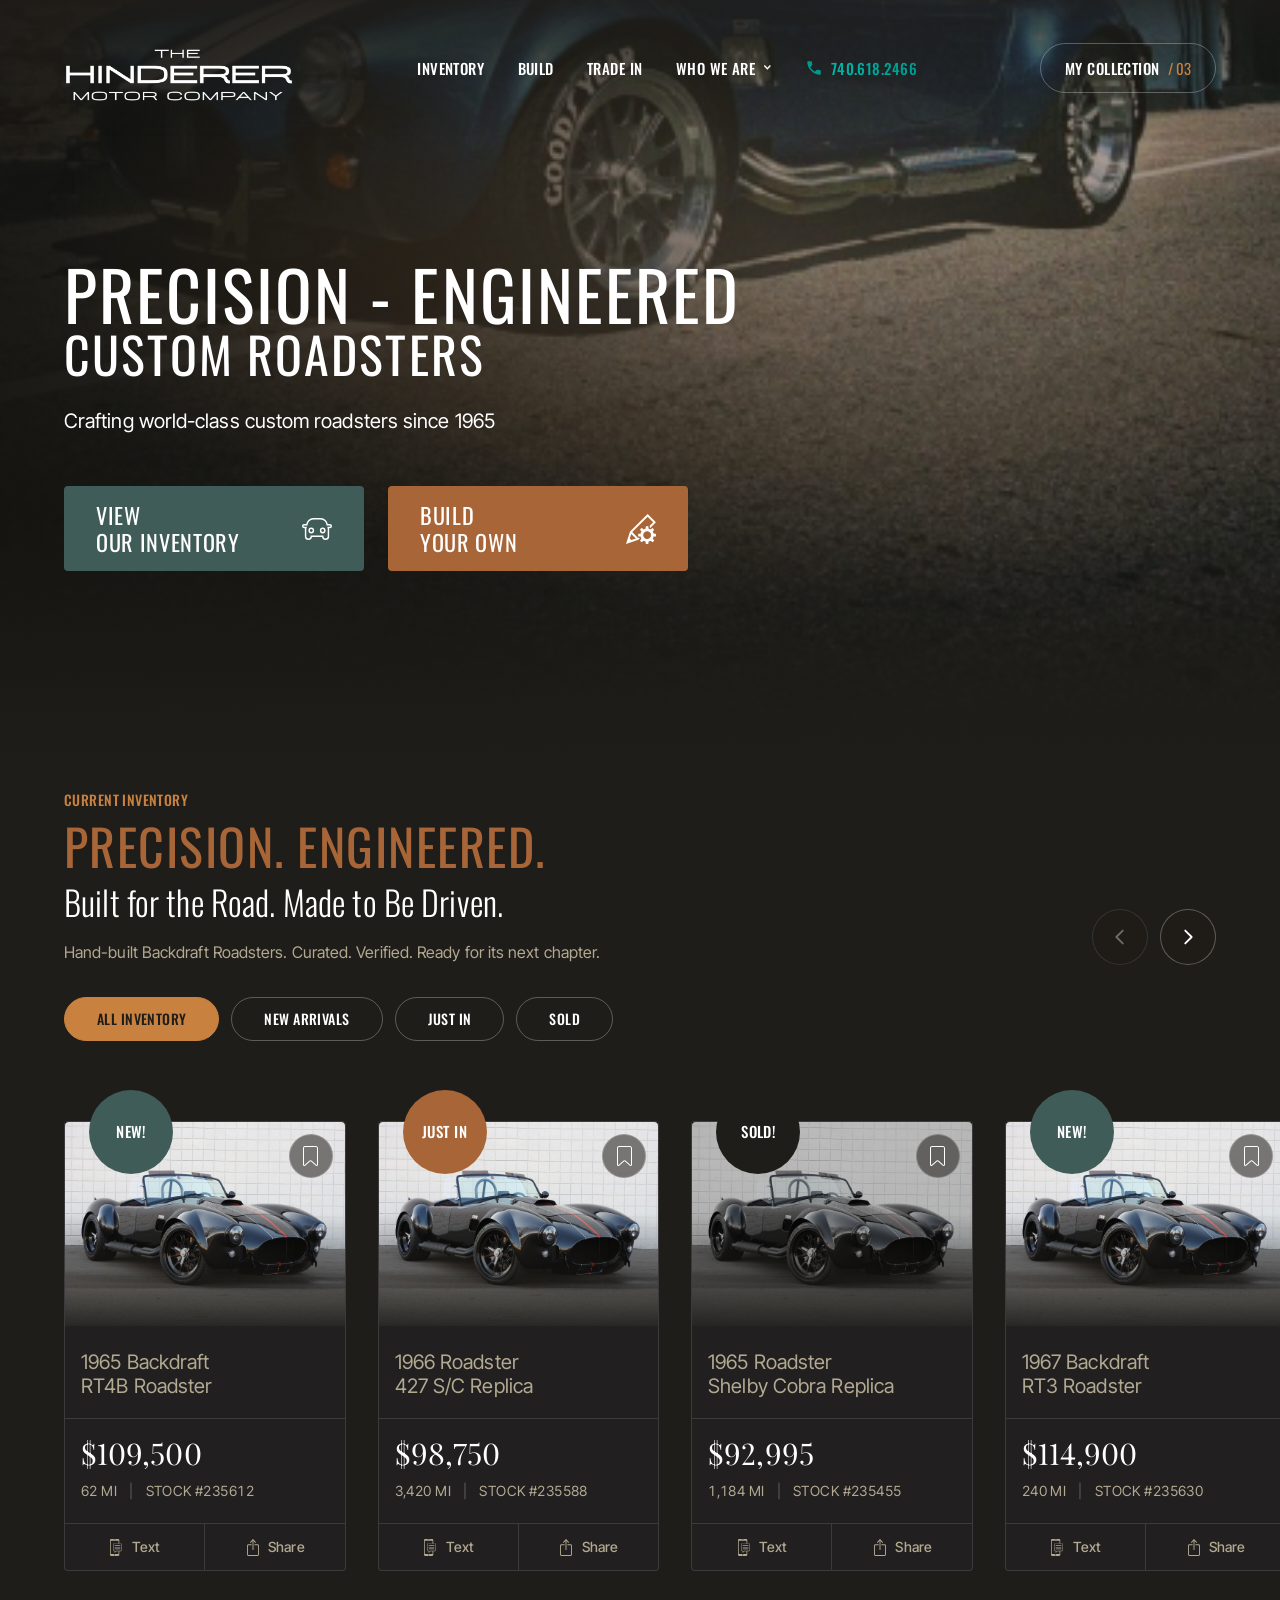
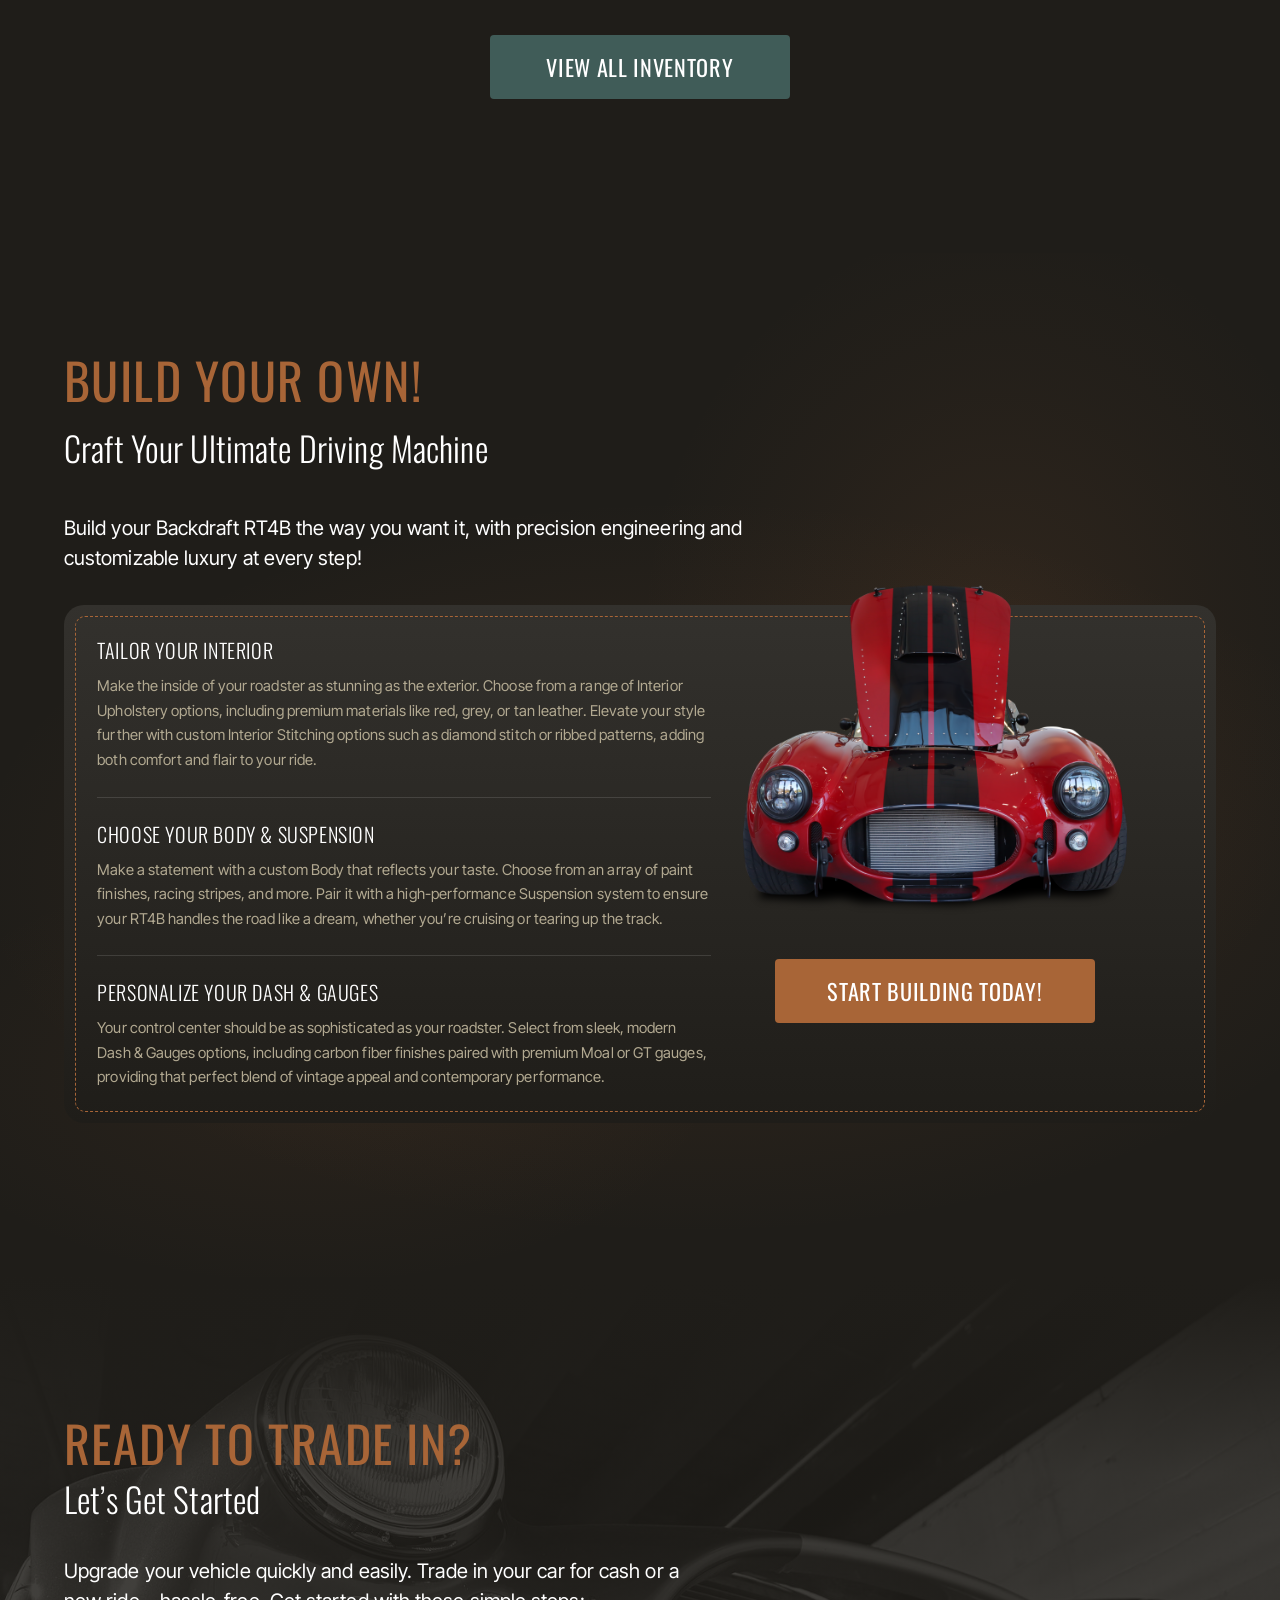
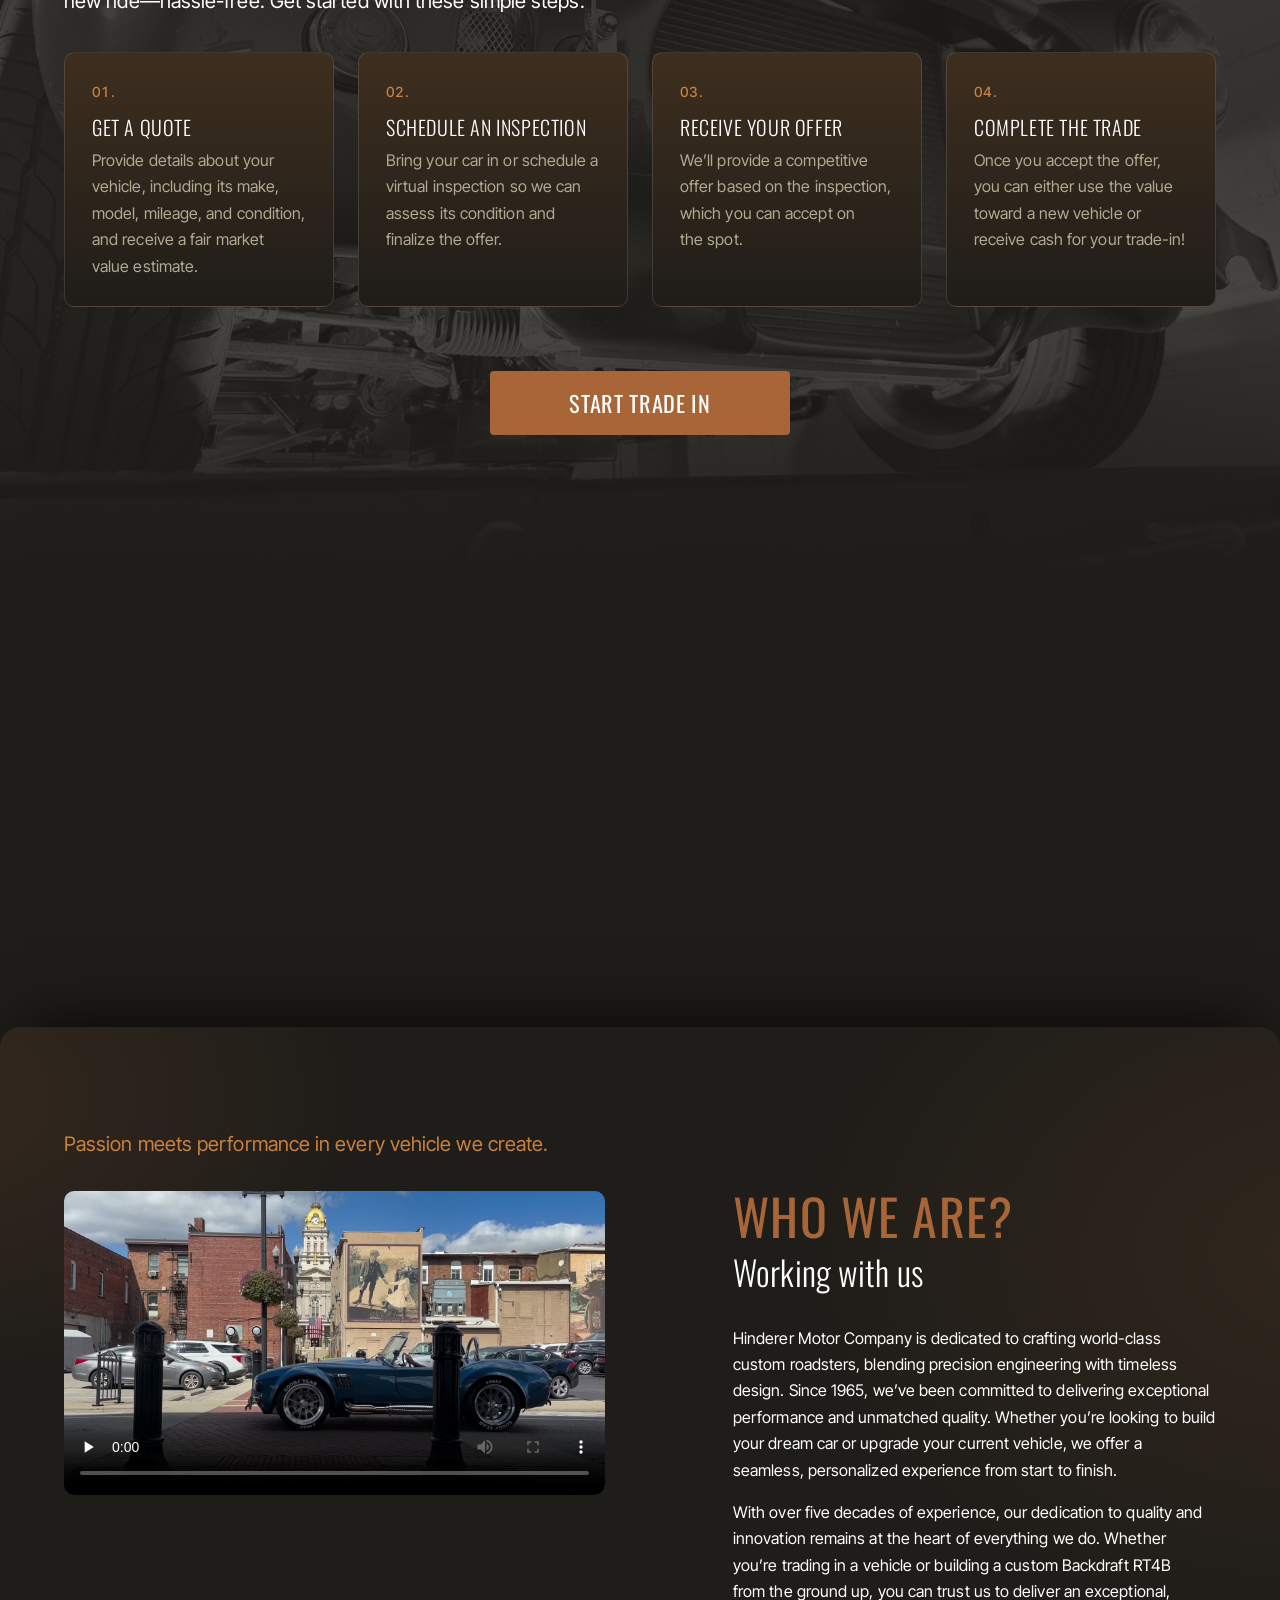
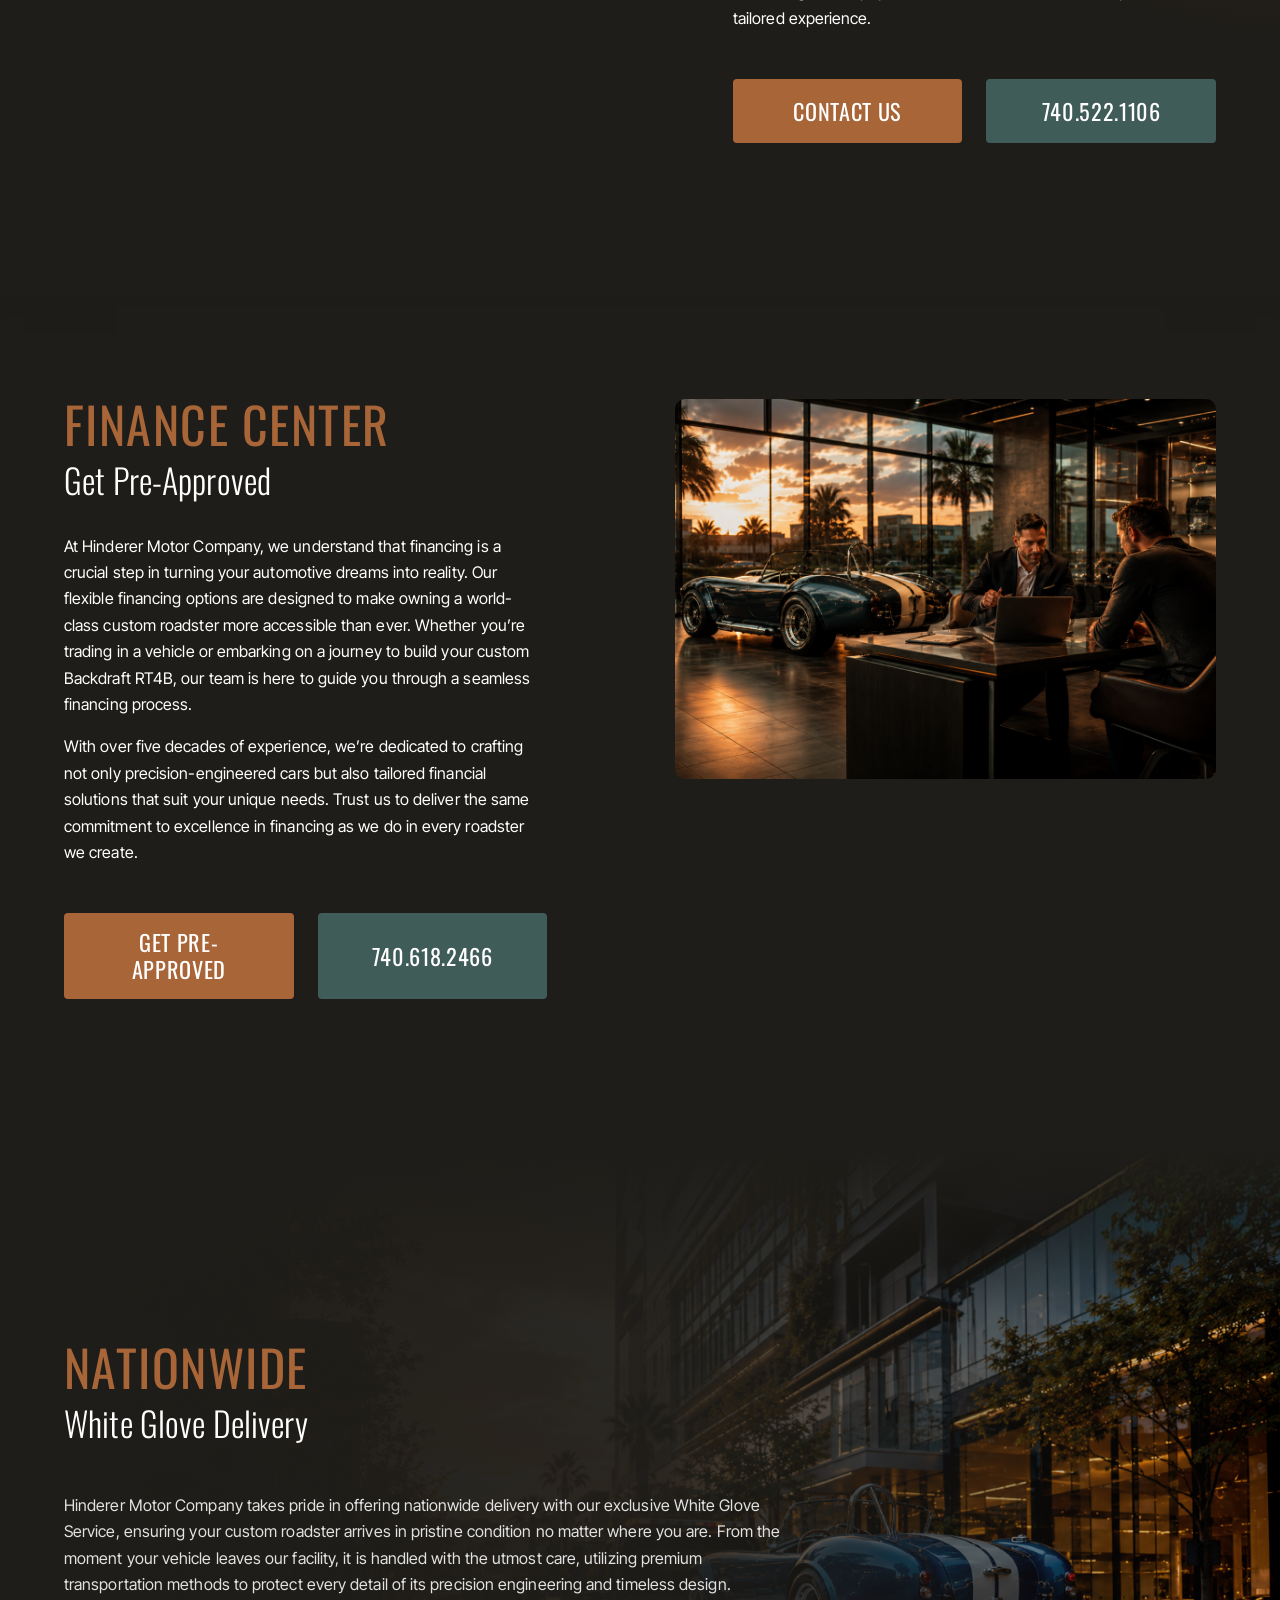
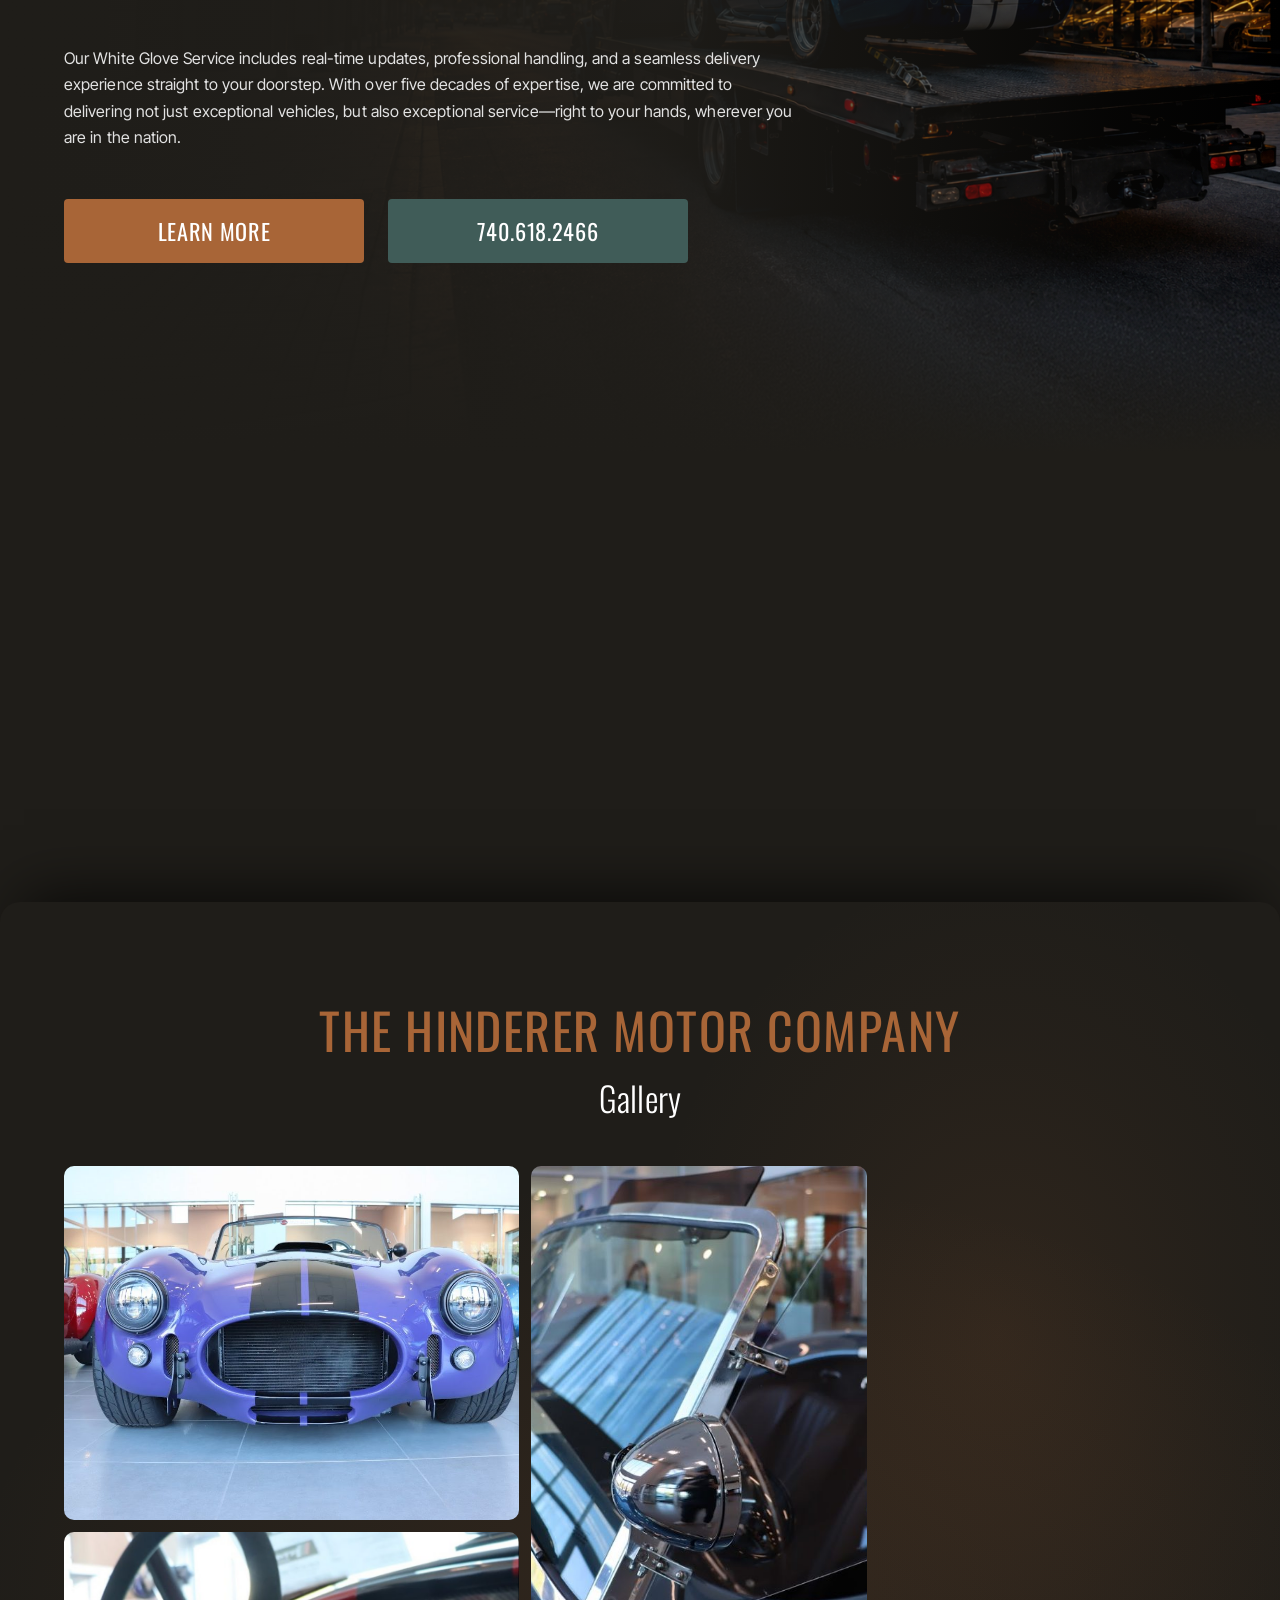
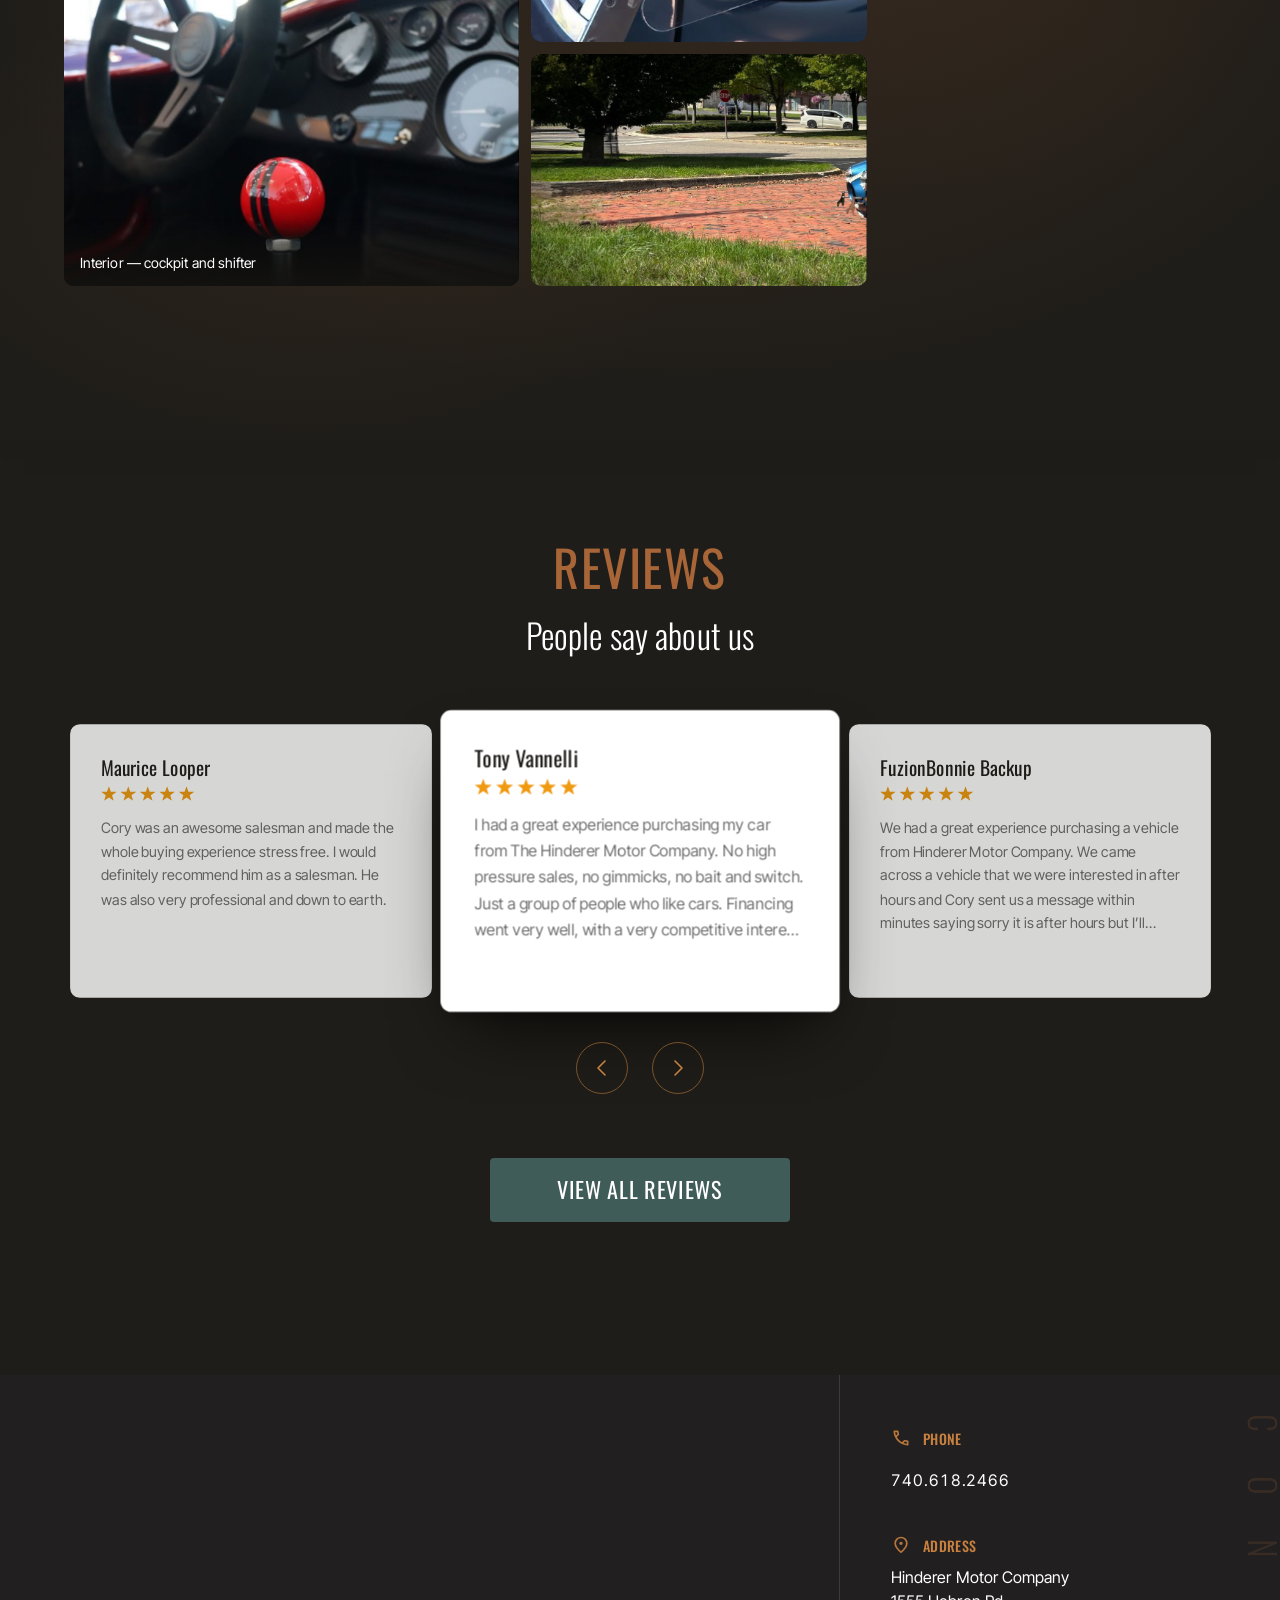
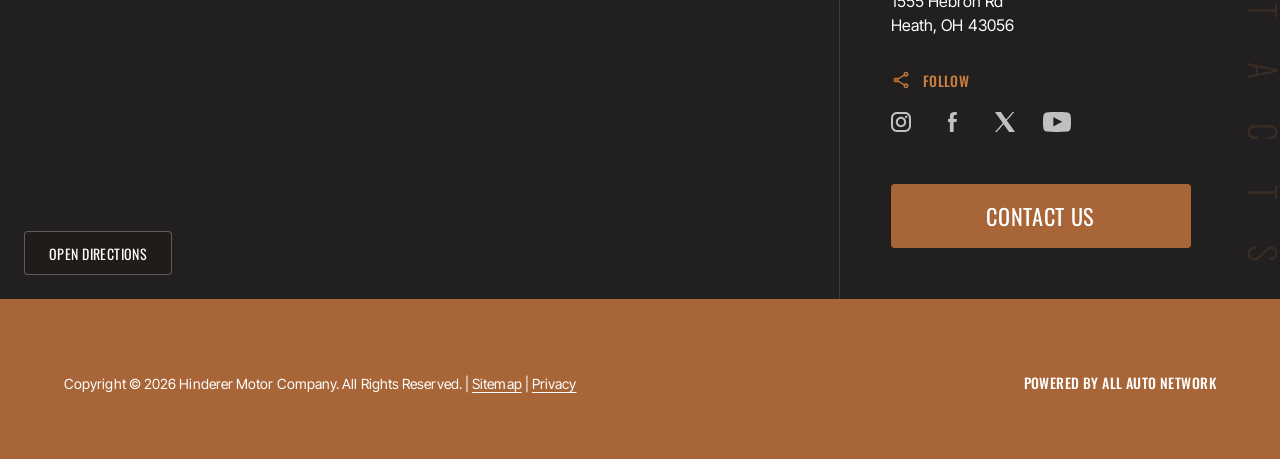
<file: index.html>
<!doctype html>
<html lang="en">
<head>
  <meta charset="utf-8">
  <meta name="viewport" content="width=device-width, initial-scale=1">

  <title>Hinderer Motor Company — Precision-Engineered Custom Roadsters</title>
  <meta name="description" content="Hinderer Motor Company builds world-class custom roadsters in Heath, Ohio. Browse inventory, spec your own Backdraft RT4B, trade in your vehicle, or arrange nationwide white-glove delivery.">
  <meta name="theme-color" content="#1f1d19">

  <link rel="icon" href="assets/img/logo-hinderer.png" sizes="any">
  <!-- Each viewport preloads only its own hero. Without the media conditions a
       phone would fetch both files and spend its first bytes on the one it will
       never paint. -->
  <link rel="preload" as="image" href="assets/img/hero-cobra.jpg"
        media="(min-width: 48rem)" fetchpriority="high">
  <link rel="preload" as="image" href="assets/img/mobile_hero.jpg"
        media="(max-width: 47.99rem)" fetchpriority="high">

  <!-- Two voices: Oswald carries headline mass, Inter carries reading and
       data. Degular (licensed, not supplied) leads --font-display in
       tokens.css and takes over the moment its @font-face lands — no markup
       change required. -->
  <link rel="preconnect" href="https://fonts.googleapis.com">
  <link rel="preconnect" href="https://fonts.gstatic.com" crossorigin>
  <link href="https://fonts.googleapis.com/css2?family=Inter+Tight:wght@400;500;600&family=Oswald:wght@300;400;500;600&family=Playfair+Display:wght@400;500&display=swap" rel="stylesheet">

  <!-- The cascade, in the order it must load:
       tokens  → the values, and the only place a raw value is written
       system  → layout, rhythm, utilities (this replaced Bootstrap)
       main    → the components
       oswald  → the display-face layer, one link away from being removed -->
  <link rel="stylesheet" href="assets/css/tokens.css">
  <link rel="stylesheet" href="assets/css/system.css">
  <link rel="stylesheet" href="assets/css/main.css">
  <!-- The display face, kept as its own layer rather than folded into main.css:
       it is applied last and can be lifted out in one line if the face changes.
       Every new page loads these four, in this order. -->
  <link rel="stylesheet" href="assets/css/display-oswald.css">

  <!-- Marks that scripting is available, before first paint. Only then does
       the mobile nav collapse behind its toggle; without JS it renders as a
       stacked list and every destination stays reachable. -->
  <script>document.documentElement.className += " js";</script>
</head>

<body>
<a class="skip-link" href="#main">Skip to content</a>

<!-- =====================================================================
     SITE HEADER — shared across every page. Copy verbatim into new pages
     and change only the aria-current on the active nav item.
     ===================================================================== -->
<header class="site-header" id="siteHeader">
  <div class="wrap site-header__inner">

    <a class="brand" href="index.html" aria-label="Hinderer Motor Company — home">
      <img class="brand__mark" src="assets/img/logo-hinderer.png"
           alt="The Hinderer Motor Company — we love what moves you" width="272" height="94">
    </a>

    <button class="nav-toggle" type="button"
            aria-expanded="false" aria-controls="siteNav" data-nav-toggle>
      <span class="sr-only">Menu</span>
      <svg width="24" height="24" viewBox="0 0 24 24" fill="none" aria-hidden="true">
        <path d="M3 6h18M3 12h18M3 18h18" stroke="currentColor" stroke-width="2" stroke-linecap="round"/>
      </svg>
    </button>

    <nav class="site-nav" id="siteNav" aria-label="Primary">
      <ul class="site-nav__list">
        <!-- No aria-current here: this is the home page, and none of these five
             is it. Marking Inventory as current announced the wrong location to
             anyone using a screen reader. -->
        <li><a class="site-nav__link" href="inventory.html">Inventory</a></li>
        <li><a class="site-nav__link" href="build.html">Build</a></li>
        <li><a class="site-nav__link" href="trade-in.html">Trade In</a></li>
        <!-- A disclosure, not a link: the destination the link used to have is
             the first item inside it, so nothing is lost. Closed state and open
             state are expressed ONLY through aria-expanded — the stylesheet
             reads it, the same one-source-of-truth the burger uses. -->
        <li class="site-nav__item--menu">
          <button class="site-nav__link site-nav__disclosure" type="button"
                  aria-expanded="false" aria-controls="navWho" data-nav-menu>
            Who We Are<span class="site-nav__caret" aria-hidden="true"></span>
          </button>
          <ul class="site-nav__submenu list-bare" id="navWho">
            <li><a class="site-nav__sublink" href="who_we_are_about.html">About</a></li>
            <li><a class="site-nav__sublink" href="who_we_are_team.html">Team</a></li>
            <li><a class="site-nav__sublink" href="who_we_are_contact.html">Contact</a></li>
          </ul>
        </li>
        <li><a class="site-nav__link site-nav__link--phone" href="tel:+17406182466">
          <svg class="site-nav__phone-icon" viewBox="0 -960 960 960" aria-hidden="true" focusable="false" width="18" height="18"><path fill="currentColor" d="M798-120q-125 0-247-54.5T329-329Q229-429 174.5-551T120-798q0-18 12-30t30-12h162q14 0 25 9.5t13 22.5l26 140q2 16-1 27t-11 19l-97 98q20 37 47.5 71.5T387-386q31 31 65 57.5t72 48.5l94-94q9-9 23.5-13.5T670-390l138 28q14 4 23 14.5t9 23.5v162q0 18-12 30t-30 12Z"/></svg>
          <span class="site-nav__phone-num">740.618.2466</span>
        </a></li>
      </ul>
    </nav>

    <a class="collection-pill" href="saved.html">
      <!-- The words drop out below 23.5rem, where holding them squeezed the logo
           to 51px. They stay in the DOM, so the link is still announced as
           "My Collection / 03" — the count is what is lost visually last. -->
      <span class="collection-pill__label">My Collection</span>
      <span class="num-tabular">/ <span data-saved-count>03</span></span>
    </a>

  </div>
</header>


<main id="main">

  <!-- ===================================================================
       1 · HERO
       =================================================================== -->
  <section class="hero" aria-labelledby="heroTitle">
    <!-- Art direction, not a resize: the 1920×796 landscape crop has nothing
         left of the car once the frame turns portrait, so the phone gets its
         own 440×956 frame where the car sits in the upper third and the ground
         falls away beneath it — which is where the headline and the two tall
         CTAs land. One <picture>, so only the matching file is ever fetched. -->
    <div class="hero__media">
      <picture>
        <source media="(max-width: 47.99rem)"
                srcset="assets/img/mobile_hero.jpg"
                width="440" height="956">
        <img src="assets/img/hero-cobra.jpg"
             alt="A blue Backdraft roadster with a white racing stripe parked against a painted brick wall"
             width="1920" height="796" fetchpriority="high">
      </picture>
    </div>

    <div class="wrap hero__content">
      <div class="hero__text" data-scene>
        <h1 class="hero__title" id="heroTitle" data-rise="left">
          Precision&nbsp;-&nbsp;Engineered
          <span>Custom Roadsters</span>
        </h1>
        <p class="hero__tagline" data-rise="left">Crafting world-class custom roadsters since 1965</p>

        <div class="hero__actions" data-rise="up">
          <a class="btn-hmc btn-hmc--secondary btn-hmc--tall" href="inventory.html">
            <span>View<br>Our Inventory</span>
            <img class="btn-hmc__icon" src="assets/icons/arrow-inventory.svg" alt="" aria-hidden="true" width="40" height="28">
          </a>
          <a class="btn-hmc btn-hmc--primary btn-hmc--tall" href="build.html">
            <span>Build<br>Your Own</span>
            <img class="btn-hmc__icon" src="assets/icons/arrow-build.svg" alt="" aria-hidden="true" width="30" height="30">
          </a>
        </div>
      </div>
    </div>
  </section>


  <!-- ===================================================================
       2 · INVENTORY RAIL
       =================================================================== -->
  <section class="section section--tight-top" id="inventory" aria-labelledby="inventoryTitle">
    <div class="wrap">

      <div class="rail-head">
        <div class="rail-head__text">
          <p class="eyebrow">Current inventory</p>
          <!-- The heading names the promise; the line underneath states what
               the promise is for. Two ranks, one thought — and it is the same
               .section-sub every other section on the page uses, so the serif
               stays where it was earned: on the price, inside the card. -->
          <h2 class="section-title" id="inventoryTitle">Precision. Engineered.</h2>
          <p class="section-sub">Built for the Road. Made to Be Driven.</p>
          <p class="rail-head__note">Hand-built Backdraft Roadsters. Curated. Verified.
            Ready for its next chapter.</p>
        </div>

        <div class="rail-nav">
          <button class="btn-round" type="button" data-rail-prev="vehicleRail">
            <span class="sr-only">Scroll inventory left</span>
            <svg viewBox="0 0 24 24" fill="none" aria-hidden="true">
              <path d="M15 5l-7 7 7 7" stroke="currentColor" stroke-width="2" stroke-linecap="round" stroke-linejoin="round"/>
            </svg>
          </button>
          <button class="btn-round" type="button" data-rail-next="vehicleRail">
            <span class="sr-only">Scroll inventory right</span>
            <svg viewBox="0 0 24 24" fill="none" aria-hidden="true">
              <path d="M9 5l7 7-7 7" stroke="currentColor" stroke-width="2" stroke-linecap="round" stroke-linejoin="round"/>
            </svg>
          </button>
        </div>
      </div>

      <!-- Real filters, not decoration: each one hides the cards that do not
           match, and the count is announced so the change is not visual-only. -->
      <div class="filters" role="group" aria-label="Filter inventory" data-filters>
        <button class="filter is-active" type="button" data-filter="all" aria-pressed="true">All inventory</button>
        <button class="filter" type="button" data-filter="new" aria-pressed="false">New arrivals</button>
        <button class="filter" type="button" data-filter="just" aria-pressed="false">Just in</button>
        <button class="filter" type="button" data-filter="sold" aria-pressed="false">Sold</button>
      </div>
      <p class="sr-only" role="status" data-filter-status></p>
    </div>

    <ul class="rail" id="vehicleRail" tabindex="0" role="list"
        aria-label="Inventory — scroll horizontally">

      <!-- VEHICLE CARD — the repeating unit. Duplicate one <li> per vehicle.
           Titles, prices, mileage and stock numbers are PLACEHOLDERS standing in
           for the real feed; only the photograph is final. -->
      <li class="vehicle vehicle--new" data-status="new">
        <div class="vehicle__media">
          <img src="assets/img/inventory-1.jpg" alt="1965 Backdraft RT4B Roadster" width="381" height="278" loading="lazy">
          <p class="vehicle__status">New!</p>
          <button class="vehicle__save" type="button" aria-pressed="false">
            <span class="sr-only">Save this vehicle</span>
            <span class="vehicle__save-icon" aria-hidden="true"></span>
          </button>
        </div>
        <div class="vehicle__body">
          <h3 class="vehicle__title"><a href="vehicle.html">1965 Backdraft RT4B Roadster</a></h3>
          <p class="vehicle__price">$109,500</p>
          <p class="vehicle__meta">
            <span class="num-tabular">62 mi</span>
            <span class="vehicle__meta-sep" aria-hidden="true">|</span>
            <span class="num-tabular">Stock #235612</span>
          </p>
          <div class="vehicle__actions">
            <a class="btn-card" href="sms:+17406182466">
              <span class="btn-card__icon btn-card__icon--text" aria-hidden="true"></span>Text
            </a>
            <button class="btn-card" type="button">
              <span class="btn-card__icon btn-card__icon--share" aria-hidden="true"></span>Share
            </button>
          </div>
        </div>
      </li>
      <li class="vehicle vehicle--just" data-status="just">
        <div class="vehicle__media">
          <img src="assets/img/inventory-1.jpg" alt="1966 Roadster 427 S/C Replica" width="381" height="278" loading="lazy">
          <p class="vehicle__status">Just in</p>
          <button class="vehicle__save" type="button" aria-pressed="false">
            <span class="sr-only">Save this vehicle</span>
            <span class="vehicle__save-icon" aria-hidden="true"></span>
          </button>
        </div>
        <div class="vehicle__body">
          <h3 class="vehicle__title"><a href="vehicle.html">1966 Roadster 427 S/C Replica</a></h3>
          <p class="vehicle__price">$98,750</p>
          <p class="vehicle__meta">
            <span class="num-tabular">3,420 mi</span>
            <span class="vehicle__meta-sep" aria-hidden="true">|</span>
            <span class="num-tabular">Stock #235588</span>
          </p>
          <div class="vehicle__actions">
            <a class="btn-card" href="sms:+17406182466">
              <span class="btn-card__icon btn-card__icon--text" aria-hidden="true"></span>Text
            </a>
            <button class="btn-card" type="button">
              <span class="btn-card__icon btn-card__icon--share" aria-hidden="true"></span>Share
            </button>
          </div>
        </div>
      </li>
      <li class="vehicle vehicle--sold" data-status="sold">
        <div class="vehicle__media">
          <img src="assets/img/inventory-1.jpg" alt="1965 Roadster Shelby Cobra Replica" width="381" height="278" loading="lazy">
          <p class="vehicle__status">Sold!</p>
          <button class="vehicle__save" type="button" aria-pressed="false">
            <span class="sr-only">Save this vehicle</span>
            <span class="vehicle__save-icon" aria-hidden="true"></span>
          </button>
        </div>
        <div class="vehicle__body">
          <h3 class="vehicle__title"><a href="vehicle.html">1965 Roadster Shelby Cobra Replica</a></h3>
          <p class="vehicle__price">$92,995</p>
          <p class="vehicle__meta">
            <span class="num-tabular">1,184 mi</span>
            <span class="vehicle__meta-sep" aria-hidden="true">|</span>
            <span class="num-tabular">Stock #235455</span>
          </p>
          <div class="vehicle__actions">
            <a class="btn-card" href="sms:+17406182466">
              <span class="btn-card__icon btn-card__icon--text" aria-hidden="true"></span>Text
            </a>
            <button class="btn-card" type="button">
              <span class="btn-card__icon btn-card__icon--share" aria-hidden="true"></span>Share
            </button>
          </div>
        </div>
      </li>
      <li class="vehicle vehicle--new" data-status="new">
        <div class="vehicle__media">
          <img src="assets/img/inventory-1.jpg" alt="1967 Backdraft RT3 Roadster" width="381" height="278" loading="lazy">
          <p class="vehicle__status">New!</p>
          <button class="vehicle__save" type="button" aria-pressed="false">
            <span class="sr-only">Save this vehicle</span>
            <span class="vehicle__save-icon" aria-hidden="true"></span>
          </button>
        </div>
        <div class="vehicle__body">
          <h3 class="vehicle__title"><a href="vehicle.html">1967 Backdraft RT3 Roadster</a></h3>
          <p class="vehicle__price">$114,900</p>
          <p class="vehicle__meta">
            <span class="num-tabular">240 mi</span>
            <span class="vehicle__meta-sep" aria-hidden="true">|</span>
            <span class="num-tabular">Stock #235630</span>
          </p>
          <div class="vehicle__actions">
            <a class="btn-card" href="sms:+17406182466">
              <span class="btn-card__icon btn-card__icon--text" aria-hidden="true"></span>Text
            </a>
            <button class="btn-card" type="button">
              <span class="btn-card__icon btn-card__icon--share" aria-hidden="true"></span>Share
            </button>
          </div>
        </div>
      </li>
      <li class="vehicle vehicle--just" data-status="just">
        <div class="vehicle__media">
          <img src="assets/img/inventory-1.jpg" alt="1965 Roadster 427 SCX Replica" width="381" height="278" loading="lazy">
          <p class="vehicle__status">Just in</p>
          <button class="vehicle__save" type="button" aria-pressed="false">
            <span class="sr-only">Save this vehicle</span>
            <span class="vehicle__save-icon" aria-hidden="true"></span>
          </button>
        </div>
        <div class="vehicle__body">
          <h3 class="vehicle__title"><a href="vehicle.html">1965 Roadster 427 SCX Replica</a></h3>
          <p class="vehicle__price">$104,900</p>
          <p class="vehicle__meta">
            <span class="num-tabular">28 mi</span>
            <span class="vehicle__meta-sep" aria-hidden="true">|</span>
            <span class="num-tabular">Stock #235644</span>
          </p>
          <div class="vehicle__actions">
            <a class="btn-card" href="sms:+17406182466">
              <span class="btn-card__icon btn-card__icon--text" aria-hidden="true"></span>Text
            </a>
            <button class="btn-card" type="button">
              <span class="btn-card__icon btn-card__icon--share" aria-hidden="true"></span>Share
            </button>
          </div>
        </div>
      </li>
      <li class="vehicle vehicle--sold" data-status="sold">
        <div class="vehicle__media">
          <img src="assets/img/inventory-1.jpg" alt="1966 Backdraft RT4B Roadster" width="381" height="278" loading="lazy">
          <p class="vehicle__status">Sold!</p>
          <button class="vehicle__save" type="button" aria-pressed="false">
            <span class="sr-only">Save this vehicle</span>
            <span class="vehicle__save-icon" aria-hidden="true"></span>
          </button>
        </div>
        <div class="vehicle__body">
          <h3 class="vehicle__title"><a href="vehicle.html">1966 Backdraft RT4B Roadster</a></h3>
          <p class="vehicle__price">$89,900</p>
          <p class="vehicle__meta">
            <span class="num-tabular">7,865 mi</span>
            <span class="vehicle__meta-sep" aria-hidden="true">|</span>
            <span class="num-tabular">Stock #235401</span>
          </p>
          <div class="vehicle__actions">
            <a class="btn-card" href="sms:+17406182466">
              <span class="btn-card__icon btn-card__icon--text" aria-hidden="true"></span>Text
            </a>
            <button class="btn-card" type="button">
              <span class="btn-card__icon btn-card__icon--share" aria-hidden="true"></span>Share
            </button>
          </div>
        </div>
      </li>
      <li class="vehicle vehicle--new" data-status="new">
        <div class="vehicle__media">
          <img src="assets/img/inventory-1.jpg" alt="1968 Roadster Shelby Cobra Replica" width="381" height="278" loading="lazy">
          <p class="vehicle__status">New!</p>
          <button class="vehicle__save" type="button" aria-pressed="false">
            <span class="sr-only">Save this vehicle</span>
            <span class="vehicle__save-icon" aria-hidden="true"></span>
          </button>
        </div>
        <div class="vehicle__body">
          <h3 class="vehicle__title"><a href="vehicle.html">1968 Roadster Shelby Cobra Replica</a></h3>
          <p class="vehicle__price">$118,400</p>
          <p class="vehicle__meta">
            <span class="num-tabular">95 mi</span>
            <span class="vehicle__meta-sep" aria-hidden="true">|</span>
            <span class="num-tabular">Stock #235651</span>
          </p>
          <div class="vehicle__actions">
            <a class="btn-card" href="sms:+17406182466">
              <span class="btn-card__icon btn-card__icon--text" aria-hidden="true"></span>Text
            </a>
            <button class="btn-card" type="button">
              <span class="btn-card__icon btn-card__icon--share" aria-hidden="true"></span>Share
            </button>
          </div>
        </div>
      </li>
      <li class="vehicle vehicle--just" data-status="just">
        <div class="vehicle__media">
          <img src="assets/img/inventory-1.jpg" alt="1965 Backdraft RT4 Roadster" width="381" height="278" loading="lazy">
          <p class="vehicle__status">Just in</p>
          <button class="vehicle__save" type="button" aria-pressed="false">
            <span class="sr-only">Save this vehicle</span>
            <span class="vehicle__save-icon" aria-hidden="true"></span>
          </button>
        </div>
        <div class="vehicle__body">
          <h3 class="vehicle__title"><a href="vehicle.html">1965 Backdraft RT4 Roadster</a></h3>
          <p class="vehicle__price">$96,500</p>
          <p class="vehicle__meta">
            <span class="num-tabular">410 mi</span>
            <span class="vehicle__meta-sep" aria-hidden="true">|</span>
            <span class="num-tabular">Stock #235662</span>
          </p>
          <div class="vehicle__actions">
            <a class="btn-card" href="sms:+17406182466">
              <span class="btn-card__icon btn-card__icon--text" aria-hidden="true"></span>Text
            </a>
            <button class="btn-card" type="button">
              <span class="btn-card__icon btn-card__icon--share" aria-hidden="true"></span>Share
            </button>
          </div>
        </div>
      </li>

    </ul>

    <div class="wrap">
      <div class="cta-centre">
        <a class="btn-hmc btn-hmc--secondary btn-hmc--centred btn-hmc--wide" href="inventory.html">View All Inventory</a>
      </div>
    </div>
  </section>


  <!-- ===================================================================
       3 · BUILD YOUR OWN
       =================================================================== -->
  <section class="section" id="build" aria-labelledby="buildTitle">
    <div class="wrap">

      <div class="section-head stack" data-scene>
        <h2 class="section-title" id="buildTitle" data-rise="left">Build your Own!</h2>
        <p class="section-sub" data-rise="left">Craft Your Ultimate Driving Machine</p>
        <p class="lead build__intro" data-rise="left">
          Build your Backdraft RT4B the way you want it, with precision engineering and
          customizable luxury at every step!
        </p>
      </div>

      <div class="build__panel">
        <div class="build__panel-inner">

          <div class="spec-list" data-scene>
              <div data-rise="up">
                <h3 class="spec-list__title">Tailor Your Interior</h3>
                <p class="spec-list__body">
                  Make the inside of your roadster as stunning as the exterior. Choose from a range of
                  Interior Upholstery options, including premium materials like red, grey, or tan leather.
                  Elevate your style further with custom Interior Stitching options such as diamond stitch
                  or ribbed patterns, adding both comfort and flair to your ride.
                </p>
              </div>
              <div data-rise="up">
                <h3 class="spec-list__title">Choose Your Body &amp; Suspension</h3>
                <p class="spec-list__body">
                  Make a statement with a custom Body that reflects your taste. Choose from an array of
                  paint finishes, racing stripes, and more. Pair it with a high-performance Suspension
                  system to ensure your RT4B handles the road like a dream, whether you’re cruising or
                  tearing up the track.
                </p>
              </div>
              <div data-rise="up">
                <h3 class="spec-list__title">Personalize Your Dash &amp; Gauges</h3>
                <p class="spec-list__body">
                  Your control center should be as sophisticated as your roadster. Select from sleek,
                  modern Dash &amp; Gauges options, including carbon fiber finishes paired with premium
                  Moal or GT gauges, providing that perfect blend of vintage appeal and contemporary
                  performance.
                </p>
              </div>
          </div>

          <!-- Vehicle and its action are one mass: the button belongs to the car,
               so they are grouped and spaced together rather than pinned to
               opposite edges of the plate with a hole between them. -->
          <div class="build__aside" data-scene>
            <figure class="build__media bare" data-rise="up" data-parallax="6">
              <img src="assets/img/build-cobra.png"
                   alt="A red Backdraft roadster with twin white racing stripes, seen head-on"
                   width="710" height="621" loading="lazy">
            </figure>

            <div class="build__cta" data-rise="up">
              <a class="btn-hmc btn-hmc--primary btn-hmc--centred btn-hmc--wide" href="build.html">Start Building Today!</a>
            </div>
          </div>

        </div>
      </div>

    </div>
  </section>


  <!-- ===================================================================
       4 · TRADE IN
       =================================================================== -->
  <section class="section scene" id="trade" aria-labelledby="tradeTitle">
    <div class="scene__stage">
    <div class="scene__media">
      <img src="assets/img/tradein-bg.jpg" alt="" aria-hidden="true" width="1920" height="1150" loading="lazy">
    </div>

    <div class="wrap scene__content" data-scene>
      <!-- Staircase: each line starts further in than the one above it, so the
           head reads as one descending gesture rather than three stacked rows. -->
      <div class="section-head trade__head">
        <h2 class="section-title scene__line" id="tradeTitle" data-rise="left">Ready to Trade In?</h2>
        <p class="section-sub scene__line" data-rise="left">Let’s Get Started</p>
        <p class="lead scene__line" data-rise="left">
          Upgrade your vehicle quickly and easily. Trade in your car for cash or a new
          ride—hassle-free. Get started with these simple steps:
        </p>
      </div>

      <ol class="steps list-bare">
        <li class="step" data-rise="up">
          <p class="step__index">01.</p>
          <h3 class="step__title">Get a Quote</h3>
          <p class="step__body">
            Provide details about your vehicle, including its make, model, mileage, and condition,
            and receive a fair market value estimate.
          </p>
        </li>
        <li class="step" data-rise="up">
          <p class="step__index">02.</p>
          <h3 class="step__title">Schedule an Inspection</h3>
          <p class="step__body">
            Bring your car in or schedule a virtual inspection so we can assess its condition and
            finalize the offer.
          </p>
        </li>
        <li class="step" data-rise="up">
          <p class="step__index">03.</p>
          <h3 class="step__title">Receive Your Offer</h3>
          <p class="step__body">
            We’ll provide a competitive offer based on the inspection, which you can accept on
            the spot.
          </p>
        </li>
        <li class="step" data-rise="up">
          <p class="step__index">04.</p>
          <h3 class="step__title">Complete the Trade</h3>
          <p class="step__body">
            Once you accept the offer, you can either use the value toward a new vehicle or
            receive cash for your trade-in!
          </p>
        </li>
      </ol>

      <div class="cta-centre" data-rise="up">
        <a class="btn-hmc btn-hmc--primary btn-hmc--centred btn-hmc--wide" href="trade-in.html">Start Trade In</a>
      </div>
    </div>
    </div>
  </section>


  <!-- ===================================================================
       5 · WHO WE ARE
       =================================================================== -->
  <!-- Overlaps the held scene above: it rides up over the trade-in stage while
       that stage's own content sinks and blurs away beneath it. -->
  <section class="section section--overlap" id="about" aria-labelledby="aboutTitle">
    <div class="wrap">
      <p class="standfirst">Passion meets performance in every vehicle we create.</p>

      <div class="split u-mt-6" data-scene>
        <figure data-rise="up" class="split__media split__media--16x9 bare">
          <video controls preload="none" playsinline
                 poster="assets/img/whoweare-poster.jpg"
                 aria-label="A Backdraft roadster on Courthouse Square in Newark, Ohio">
            <source src="assets/video/about-us.webm" type="video/webm">
            <source src="assets/video/about-us.mp4" type="video/mp4">
            Your browser cannot play this video. The same story is told in the text beside it.
          </video>
        </figure>

        <div class="split__body stack">
          <h2 data-rise="right" class="section-title" id="aboutTitle">Who we are?</h2>
          <p data-rise="right" class="section-sub">Working with us</p>
          <p data-rise="right">
            Hinderer Motor Company is dedicated to crafting world-class custom roadsters, blending
            precision engineering with timeless design. Since 1965, we’ve been committed to
            delivering exceptional performance and unmatched quality. Whether you’re looking to
            build your dream car or upgrade your current vehicle, we offer a seamless, personalized
            experience from start to finish.
          </p>
          <p data-rise="right">
            With over five decades of experience, our dedication to quality and innovation remains
            at the heart of everything we do. Whether you’re trading in a vehicle or building a
            custom Backdraft RT4B from the ground up, you can trust us to deliver an exceptional,
            tailored experience.
          </p>

          <div class="btn-row" data-rise="right">
            <a class="btn-hmc btn-hmc--primary btn-hmc--centred btn-hmc--wide" href="who_we_are_contact.html">Contact Us</a>
            <a class="btn-hmc btn-hmc--secondary btn-hmc--centred btn-hmc--wide" href="tel:+17405221106">740.522.1106</a>
          </div>
        </div>
      </div>
    </div>
  </section>


  <!-- ===================================================================
       6 · FINANCE CENTER
       =================================================================== -->
  <section class="section" id="finance" aria-labelledby="financeTitle">
    <div class="wrap">
      <div class="split split--reverse" data-scene>
        <figure data-rise="right" class="split__media split__media--warm split__media--4x3 bare">
          <img src="assets/img/Finance%20Center%20Get%20Pre-Approved.png"
               alt="Two people reviewing financing paperwork at a desk in the Hinderer showroom"
               width="774" height="544" loading="lazy">
        </figure>

        <div class="split__body stack">
          <h2 data-rise="right" class="section-title" id="financeTitle">Finance Center</h2>
          <p data-rise="right" class="section-sub">Get Pre-Approved</p>
          <p data-rise="right">
            At Hinderer Motor Company, we understand that financing is a crucial step in turning your
            automotive dreams into reality. Our flexible financing options are designed to make owning
            a world-class custom roadster more accessible than ever. Whether you’re trading in a
            vehicle or embarking on a journey to build your custom Backdraft RT4B, our team is here to
            guide you through a seamless financing process.
          </p>
          <p data-rise="right">
            With over five decades of experience, we’re dedicated to crafting not only
            precision-engineered cars but also tailored financial solutions that suit your unique
            needs. Trust us to deliver the same commitment to excellence in financing as we do in
            every roadster we create.
          </p>

          <div class="btn-row" data-rise="right">
            <a class="btn-hmc btn-hmc--primary btn-hmc--centred btn-hmc--wide" href="finance.html">Get Pre-Approved</a>
            <a class="btn-hmc btn-hmc--secondary btn-hmc--centred btn-hmc--wide" href="tel:+17406182466">740.618.2466</a>
          </div>
        </div>
      </div>
    </div>
  </section>


  <!-- ===================================================================
       7 · NATIONWIDE DELIVERY
       =================================================================== -->
  <!-- Held scene, same construction as Trade In: the photograph fills a screen
       and stops while the copy assembles over it. -->
  <section class="section scene" id="nationwide" aria-labelledby="nationwideTitle">
    <div class="scene__stage">
    <div class="scene__media">
      <img src="assets/img/Nationwide%20White%20Glove%20Delivery.jpg"
           alt="A red roadster being loaded onto an enclosed transporter at dusk"
           width="1920" height="1080" loading="lazy">
    </div>

    <div class="wrap scene__content" data-scene>
      <div class="section-head">
        <h2 class="section-title scene__line" id="nationwideTitle" data-rise="left">Nationwide</h2>
        <p class="section-sub scene__line" data-rise="left">White Glove Delivery</p>
      </div>

      <div class="nationwide__body">
        <p data-rise="up">
            Hinderer Motor Company takes pride in offering nationwide delivery with our exclusive
            White Glove Service, ensuring your custom roadster arrives in pristine condition no
            matter where you are. From the moment your vehicle leaves our facility, it is handled
            with the utmost care, utilizing premium transportation methods to protect every detail
            of its precision engineering and timeless design.
          </p>
        <p data-rise="up">
            Our White Glove Service includes real-time updates, professional handling, and a
            seamless delivery experience straight to your doorstep. With over five decades of
            expertise, we are committed to delivering not just exceptional vehicles, but also
            exceptional service—right to your hands, wherever you are in the nation.
          </p>

        <div class="btn-row" data-rise="up">
          <a class="btn-hmc btn-hmc--primary btn-hmc--centred btn-hmc--wide" href="delivery.html">Learn More</a>
          <a class="btn-hmc btn-hmc--secondary btn-hmc--centred btn-hmc--wide" href="tel:+17406182466">740.618.2466</a>
        </div>
      </div>
    </div>
    </div>
  </section>


  <!-- ===================================================================
       8 · GALLERY
       =================================================================== -->
  <section class="section section--overlap" id="gallery" aria-labelledby="galleryTitle">
    <div class="wrap">
      <div class="section-head section-head--centre stack">
        <h2 class="section-title" id="galleryTitle">The Hinderer Motor Company</h2>
        <p class="section-sub">Gallery</p>
      </div>

      <div class="gallery" data-scene data-stagger="240">
        <figure class="gallery__item gallery__item--a bare" data-rise="up">
          <img src="assets/img/gallery-1.jpg" alt="A purple roadster photographed from the front three-quarter" width="615" height="390" loading="lazy">
        </figure>

        <figure class="gallery__item gallery__item--d bare" data-rise="up">
          <img src="assets/img/gallery-4.jpg" alt="The cockpit of a finished roadster, wheel and red shift knob" width="615" height="573" loading="lazy">
          <figcaption class="gallery__caption">Interior — cockpit and shifter</figcaption>
        </figure>

        <figure class="gallery__item gallery__item--b bare" data-rise="up">
          <img src="assets/img/gallery-2.jpg" alt="Blue leather interior with matching stitching" width="457" height="614" loading="lazy">
        </figure>

        <figure class="gallery__item gallery__item--f bare" data-rise="up">
          <img src="assets/img/gallery-6.jpg" alt="Louvred bonnet detail in raw carbon" width="457" height="573" loading="lazy">
        </figure>

        <figure class="gallery__item gallery__item--c bare" data-rise="up">
          <img src="assets/img/gallery-3.jpg" alt="Steering wheel, dash and gauges seen from the passenger side" width="457" height="352" loading="lazy">
          <figcaption class="gallery__caption">Interior — dash and gauges</figcaption>
        </figure>

        <figure class="gallery__item gallery__item--e bare" data-rise="up">
          <img src="assets/img/gallery-5.jpg" alt="The gear lever and red shift knob in a finished cabin" width="457" height="525" loading="lazy">
        </figure>
      </div>
    </div>
  </section>


  <!-- ===================================================================
       9 · REVIEWS
       =================================================================== -->
  <section class="section" id="reviews" aria-labelledby="reviewsTitle">
    <div class="wrap">
      <div class="section-head section-head--centre stack">
        <h2 class="section-title" id="reviewsTitle">Reviews</h2>
        <p class="section-sub">People say about us</p>
      </div>

      <!-- Three reviews, and three is all there are. The arrows do not page
           through hidden content — there is none — they move the selection,
           and the selected quote takes the centre at full length. An arrow
           that changes nothing would be an affordance with nothing behind it. -->
      <div class="reviews__stage">
        <button class="reviews__arrow reviews__arrow--prev" type="button" aria-label="Previous review">
          <svg viewBox="0 0 24 24" aria-hidden="true" focusable="false">
            <path d="M15 5 8 12l7 7" fill="none" stroke="currentColor" stroke-width="1.6"
                  stroke-linecap="round" stroke-linejoin="round"/>
          </svg>
        </button>
        <button class="reviews__arrow reviews__arrow--next" type="button" aria-label="Next review">
          <svg viewBox="0 0 24 24" aria-hidden="true" focusable="false">
            <path d="M9 5l7 7-7 7" fill="none" stroke="currentColor" stroke-width="1.6"
                  stroke-linecap="round" stroke-linejoin="round"/>
          </svg>
        </button>
        <div class="reviews__viewport">
          <div class="reviews__track" data-reviews>
              <div class="reviews__slide">
                  <blockquote class="review">
                    <p class="review__name">Maurice Looper</p>
                    <p class="review__stars" aria-label="Rated 5 out of 5">
                      <img src="assets/icons/star.svg" alt="" aria-hidden="true" width="18" height="18">
                      <img src="assets/icons/star.svg" alt="" aria-hidden="true" width="18" height="18">
                      <img src="assets/icons/star.svg" alt="" aria-hidden="true" width="18" height="18">
                      <img src="assets/icons/star.svg" alt="" aria-hidden="true" width="18" height="18">
                      <img src="assets/icons/star.svg" alt="" aria-hidden="true" width="18" height="18">
                    </p>
                    <p class="review__body">
                      Cory was an awesome salesman and made the whole buying experience stress free.
                      I would definitely recommend him as a salesman. He was also very professional
                      and down to earth.
                    </p>
                  </blockquote>
                </div>

                <div class="reviews__slide">
                  <blockquote class="review">
                    <p class="review__name">Tony Vannelli</p>
                    <p class="review__stars" aria-label="Rated 5 out of 5">
                      <img src="assets/icons/star.svg" alt="" aria-hidden="true" width="18" height="18">
                      <img src="assets/icons/star.svg" alt="" aria-hidden="true" width="18" height="18">
                      <img src="assets/icons/star.svg" alt="" aria-hidden="true" width="18" height="18">
                      <img src="assets/icons/star.svg" alt="" aria-hidden="true" width="18" height="18">
                      <img src="assets/icons/star.svg" alt="" aria-hidden="true" width="18" height="18">
                    </p>
                    <p class="review__body">
                      I had a great experience purchasing my car from The Hinderer Motor Company.
                      No high pressure sales, no gimmicks, no bait and switch. Just a group of people
                      who like cars. Financing went very well, with a very competitive interest rate.
                      There were no bogus fees (like anti-theft measures or “dealer prep”). Dealer fees
                      were totally reasonable. My car was cleaned and prepped; looked great! They didn’t
                      misrepresent anything. All on the up and up. Oh, and the prices were very fair.
                      I wouldn’t hesitate to recommend these folks to anyone.
                    </p>
                  </blockquote>
                </div>

                <div class="reviews__slide">
                  <blockquote class="review">
                    <p class="review__name">FuzionBonnie Backup</p>
                    <p class="review__stars" aria-label="Rated 5 out of 5">
                      <img src="assets/icons/star.svg" alt="" aria-hidden="true" width="18" height="18">
                      <img src="assets/icons/star.svg" alt="" aria-hidden="true" width="18" height="18">
                      <img src="assets/icons/star.svg" alt="" aria-hidden="true" width="18" height="18">
                      <img src="assets/icons/star.svg" alt="" aria-hidden="true" width="18" height="18">
                      <img src="assets/icons/star.svg" alt="" aria-hidden="true" width="18" height="18">
                    </p>
                    <p class="review__body">
                      We had a great experience purchasing a vehicle from Hinderer Motor Company.
                      We came across a vehicle that we were interested in after hours and Cory sent us
                      a message within minutes saying sorry it is after hours but I’ll reach out to you
                      in the morning — and that he did! We showed up at the lot, took the car for a
                      drive, spoke with Cory and made a deal. Smooth, quick and easy. If anyone is
                      looking for a nice clean car go see Cory.
                    </p>
                  </blockquote>
                </div>
        </div>
        </div>
      </div>

      <div class="reviews__cta">
        <a class="btn-hmc btn-hmc--secondary btn-hmc--centred btn-hmc--wide" href="reviews.html">View All Reviews</a>
      </div>
    </div>
  </section>


  <!-- ===================================================================
       10 · CONTACT
       =================================================================== -->
  <!-- Full-bleed by construction: the map is a place, and a place cropped into
       a content column reads as a picture of a place. The panel beside it is the
       only large warm field on the page, which is what makes the page resolve
       here instead of trailing off. -->
  <section class="contact" id="contact" aria-labelledby="contactTitle">
    <div class="contact__map">
      <iframe class="contact__map__frame"
              title="Map showing Hinderer Motor Company at 1555 Hebron Rd, Heath, Ohio"
              src="https://www.openstreetmap.org/export/embed.html?bbox=-82.4590%2C40.0215%2C-82.4190%2C40.0435&amp;layer=mapnik&amp;marker=40.0325%2C-82.4390"
              loading="lazy" referrerpolicy="no-referrer-when-downgrade"></iframe>
      <!-- The interactive frame cannot be a link, so the route to full
           directions is stated separately and stays keyboard reachable. -->
      <a class="contact__map__link"
         href="https://www.openstreetmap.org/?mlat=40.0325&amp;mlon=-82.4390#map=15/40.0325/-82.4390"
         target="_blank" rel="noopener">
        Open directions
        <span class="sr-only">— 1555 Hebron Rd, Heath, Ohio, opens in a new tab</span>
      </a>
    </div>

    <div class="contact__panel">
      <!-- Decorative: the word is already the section's heading for a reader
           that cannot see it. -->
      <span class="contact__spine" aria-hidden="true"><span>C</span><span>O</span><span>N</span><span>T</span><span>A</span><span>C</span><span>T</span><span>S</span></span>

      <div class="contact__body">
        <h2 class="sr-only" id="contactTitle">Contact Hinderer Motor Company</h2>

        <div class="contact__item">
          <p class="contact__label">
            <svg class="contact__icon" viewBox="0 -960 960 960" aria-hidden="true" focusable="false" width="20" height="20"><path fill="currentColor" d="M798-120q-125 0-247-54.5T329-329Q229-429 174.5-551T120-798q0-18 12-30t30-12h162q14 0 25 9.5t13 22.5l26 140q2 16-1 27t-11 19l-97 98q20 37 47.5 71.5T387-386q31 31 65 57.5t72 48.5l94-94q9-9 23.5-13.5T670-390l138 28q14 4 23 14.5t9 23.5v162q0 18-12 30t-30 12ZM241-600l66-66-17-94h-89q5 41 14 81t26 79Zm358 358q39 17 79.5 27t81.5 13v-88l-94-19-67 67ZM241-600Zm358 358Z"/></svg>
            Phone
          </p>
          <p class="contact__value">
            <a class="num-tabular" href="tel:+17406182466">740.618.2466</a>
          </p>
        </div>

        <div class="contact__item">
          <p class="contact__label">
            <svg class="contact__icon" viewBox="0 -960 960 960" aria-hidden="true" focusable="false" width="20" height="20"><path fill="currentColor" d="M480-480q33 0 56.5-23.5T560-560q0-33-23.5-56.5T480-640q-33 0-56.5 23.5T400-560q0 33 23.5 56.5T480-480Zm0 294q122-112 181-203.5T720-552q0-109-69.5-178.5T480-800q-101 0-170.5 69.5T240-552q0 71 59 162.5T480-186Zm0 106Q319-217 239.5-334.5T160-552q0-150 96.5-239T480-880q127 0 223.5 89T800-552q0 100-79.5 217.5T480-80Zm0-480Z"/></svg>
            Address
          </p>
          <address class="contact__value">
            Hinderer Motor Company<br>
            1555 Hebron Rd<br>
            Heath, OH 43056
          </address>
        </div>

        <div class="contact__item">
          <p class="contact__label">
            <svg class="contact__icon" viewBox="0 -960 960 960" aria-hidden="true" focusable="false" width="20" height="20"><path fill="currentColor" d="M720-80q-50 0-85-35t-35-85q0-7 1-14.5t3-13.5L322-392q-17 15-38 23.5t-44 8.5q-50 0-85-35t-35-85q0-50 35-85t85-35q23 0 44 8.5t38 23.5l282-164q-2-6-3-13.5t-1-14.5q0-50 35-85t85-35q50 0 85 35t35 85q0 50-35 85t-85 35q-23 0-44-8.5T638-672L356-508q2 6 3 13.5t1 14.5q0 7-1 14.5t-3 13.5l282 164q17-15 38-23.5t44-8.5q50 0 85 35t35 85q0 50-35 85t-85 35Zm0-640q17 0 28.5-11.5T760-760q0-17-11.5-28.5T720-800q-17 0-28.5 11.5T680-760q0 17 11.5 28.5T720-720ZM240-440q17 0 28.5-11.5T280-480q0-17-11.5-28.5T240-520q-17 0-28.5 11.5T200-480q0 17 11.5 28.5T240-440Zm480 280q17 0 28.5-11.5T760-200q0-17-11.5-28.5T720-240q-17 0-28.5 11.5T680-200q0 17 11.5 28.5T720-160Zm0-600ZM240-480Zm480 280Z"/></svg>
            Follow
          </p>
          <ul class="social contact__value">
            <li><a href="#" aria-label="Hinderer Motor Company on Instagram"><img src="assets/icons/social-instagram.svg" alt="" aria-hidden="true" width="21" height="21"></a></li>
            <li><a href="#" aria-label="Hinderer Motor Company on Facebook"><img src="assets/icons/social-facebook.svg" alt="" aria-hidden="true" width="21" height="21"></a></li>
            <li><a href="#" aria-label="Hinderer Motor Company on X"><img src="assets/icons/social-x.svg" alt="" aria-hidden="true" width="21" height="21"></a></li>
            <li><a href="#" aria-label="Hinderer Motor Company on YouTube"><img src="assets/icons/social-youtube.svg" alt="" aria-hidden="true" width="21" height="21"></a></li>
          </ul>
        </div>

        <a class="btn-hmc btn-hmc--primary btn-hmc--centred btn-hmc--wide contact__cta" href="who_we_are_contact.html">Contact Us</a>
      </div>
    </div>
  </section>

</main>


<!-- =====================================================================
     SITE FOOTER — shared across every page.
     ===================================================================== -->
<footer class="site-footer">
  <div class="wrap site-footer__inner">
    <p class="site-footer__legal">
      Copyright © <span data-current-year>2024</span> Hinderer Motor Company. All Rights Reserved. |
      <a href="sitemap.html">Sitemap</a> | <a href="privacy.html">Privacy</a>
    </p>
    <p class="site-footer__credit">Powered By All Auto Network</p>
  </div>
</footer>


<!-- Video lightbox — only opened by a control that really has a video -->
<dialog class="dialog" id="videoModal" aria-labelledby="videoModalTitle">
  <div class="dialog__head">
    <h2 class="dialog__title" id="videoModalTitle">Video</h2>
    <button type="button" class="dialog__close" data-dialog-close aria-label="Close video">
      <svg viewBox="0 0 24 24" fill="none" aria-hidden="true">
        <path d="M6 6l12 12M18 6L6 18" stroke="currentColor" stroke-width="2" stroke-linecap="round"/>
      </svg>
    </button>
  </div>
  <div class="dialog__body">
    <video id="videoModalPlayer" controls playsinline></video>
  </div>
</dialog>

<script src="assets/js/main.js"></script>
</body>
</html>
</file>
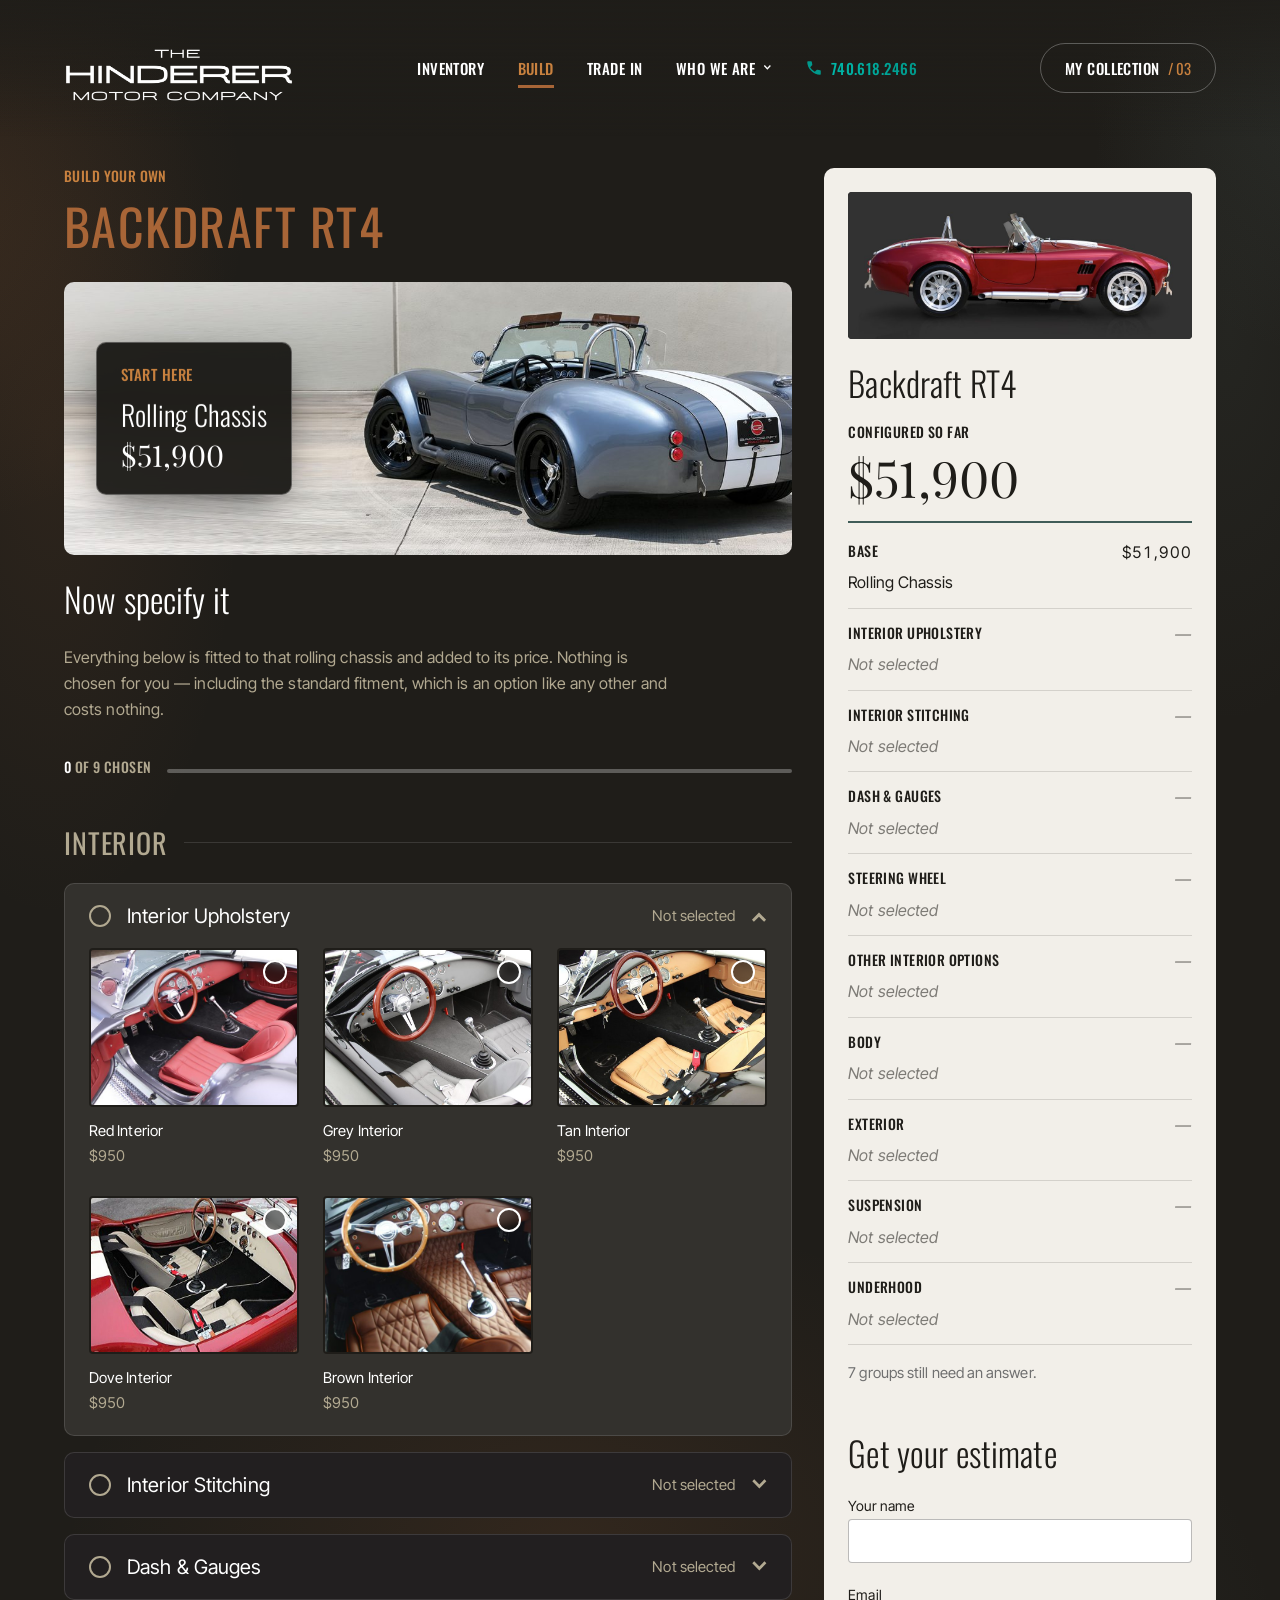
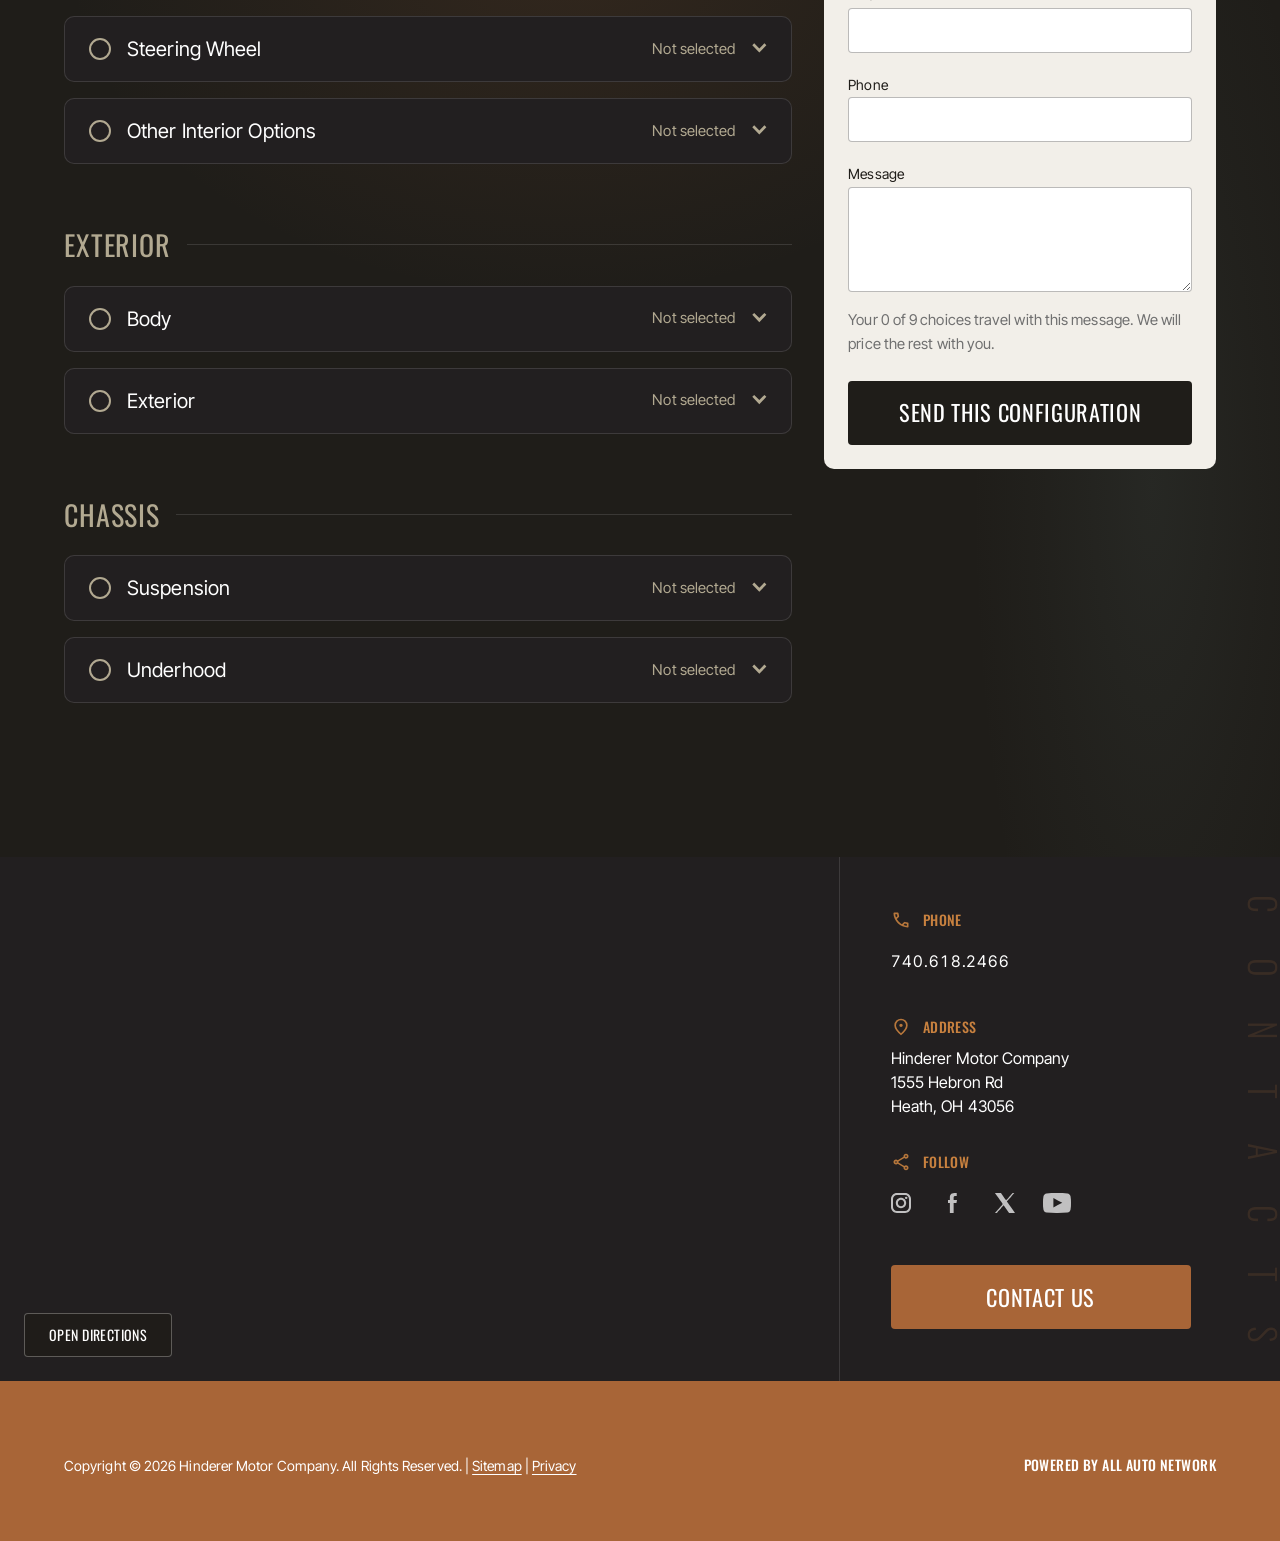
<file: build.html>
<!doctype html>
<html lang="en">
<head>
  <meta charset="utf-8">
  <meta name="viewport" content="width=device-width, initial-scale=1">

  <title>Build Your Own Backdraft RT4 — Hinderer Motor Company</title>
  <meta name="description" content="Specify a Backdraft RT4 from the rolling chassis up — upholstery, stitching, dash, wheel, body, exterior, suspension — and get a written estimate from Hinderer Motor Company.">
  <meta name="theme-color" content="#1f1d19">

  <link rel="icon" href="assets/img/logo-hinderer.png" sizes="any">
  <!-- No hero preload: this page has no hero. The first paint here is twelve
       card thumbnails, and they are lazy by design — preloading anything above
       them would only delay the one image the visitor actually scrolls to. -->

  <!-- Two voices: Oswald carries headline mass, Inter carries reading and
       data. Degular (licensed, not supplied) leads --font-display in
       tokens.css and takes over the moment its @font-face lands — no markup
       change required. -->
  <link rel="preconnect" href="https://fonts.googleapis.com">
  <link rel="preconnect" href="https://fonts.gstatic.com" crossorigin>
  <link href="https://fonts.googleapis.com/css2?family=Inter+Tight:wght@400;500;600&family=Oswald:wght@300;400;500;600&family=Playfair+Display:wght@400;500&display=swap" rel="stylesheet">

  <!-- The cascade, in the order it must load:
       tokens  → the values, and the only place a raw value is written
       system  → layout, rhythm, utilities (this replaced Bootstrap)
       main    → the components
       oswald  → the display-face layer, one link away from being removed -->
  <link rel="stylesheet" href="assets/css/tokens.css">
  <link rel="stylesheet" href="assets/css/system.css">
  <link rel="stylesheet" href="assets/css/main.css">
  <!-- The display face, kept as its own layer rather than folded into main.css:
       it is applied last and can be lifted out in one line if the face changes.
       Every new page loads these four, in this order. -->
  <link rel="stylesheet" href="assets/css/display-oswald.css">

  <!-- Marks that scripting is available, before first paint. Only then does
       the mobile nav collapse behind its toggle; without JS it renders as a
       stacked list and every destination stays reachable. -->
  <script>document.documentElement.className += " js";</script>
</head>

<body>
<a class="skip-link" href="#main">Skip to content</a>

<!-- =====================================================================
     SITE HEADER — shared across every page. Copy verbatim into new pages
     and change only the aria-current on the active nav item.
     ===================================================================== -->
<header class="site-header" id="siteHeader">
  <div class="wrap site-header__inner">

    <a class="brand" href="index.html" aria-label="Hinderer Motor Company — home">
      <img class="brand__mark" src="assets/img/logo-hinderer.png"
           alt="The Hinderer Motor Company — we love what moves you" width="272" height="94">
    </a>

    <button class="nav-toggle" type="button"
            aria-expanded="false" aria-controls="siteNav" data-nav-toggle>
      <span class="sr-only">Menu</span>
      <svg width="24" height="24" viewBox="0 0 24 24" fill="none" aria-hidden="true">
        <path d="M3 6h18M3 12h18M3 18h18" stroke="currentColor" stroke-width="2" stroke-linecap="round"/>
      </svg>
    </button>

    <nav class="site-nav" id="siteNav" aria-label="Primary">
      <ul class="site-nav__list">
        <li><a class="site-nav__link" href="inventory.html">Inventory</a></li>
        <li><a class="site-nav__link" href="build.html" aria-current="page">Build</a></li>
        <li><a class="site-nav__link" href="trade-in.html">Trade In</a></li>
        <!-- A disclosure, not a link: the destination the link used to have is
             the first item inside it, so nothing is lost. Closed state and open
             state are expressed ONLY through aria-expanded — the stylesheet
             reads it, the same one-source-of-truth the burger uses. -->
        <li class="site-nav__item--menu">
          <button class="site-nav__link site-nav__disclosure" type="button"
                  aria-expanded="false" aria-controls="navWho" data-nav-menu>
            Who We Are<span class="site-nav__caret" aria-hidden="true"></span>
          </button>
          <ul class="site-nav__submenu list-bare" id="navWho">
            <li><a class="site-nav__sublink" href="who_we_are_about.html">About</a></li>
            <li><a class="site-nav__sublink" href="who_we_are_team.html">Team</a></li>
            <li><a class="site-nav__sublink" href="who_we_are_contact.html">Contact</a></li>
          </ul>
        </li>
        <li><a class="site-nav__link site-nav__link--phone" href="tel:+17406182466">
          <svg class="site-nav__phone-icon" viewBox="0 -960 960 960" aria-hidden="true" focusable="false" width="18" height="18"><path fill="currentColor" d="M798-120q-125 0-247-54.5T329-329Q229-429 174.5-551T120-798q0-18 12-30t30-12h162q14 0 25 9.5t13 22.5l26 140q2 16-1 27t-11 19l-97 98q20 37 47.5 71.5T387-386q31 31 65 57.5t72 48.5l94-94q9-9 23.5-13.5T670-390l138 28q14 4 23 14.5t9 23.5v162q0 18-12 30t-30 12Z"/></svg>
          <span class="site-nav__phone-num">740.618.2466</span>
        </a></li>
      </ul>
    </nav>

    <a class="collection-pill" href="saved.html">
      <!-- The words drop out below 23.5rem, where holding them squeezed the logo
           to 51px. They stay in the DOM, so the link is still announced as
           "My Collection / 03" — the count is what is lost visually last. -->
      <span class="collection-pill__label">My Collection</span>
      <span class="num-tabular">/ <span data-saved-count>03</span></span>
    </a>

  </div>
</header>


<main id="main" class="lit-sides build-page">

  <!-- ===================================================================
       1 · CONFIGURATOR
       Two columns, the same arrangement the vehicle page uses: the work on the
       left, the running quotation on the right.
       =================================================================== -->
  <section class="section section--below-header" aria-labelledby="buildTitle">
    <div class="wrap">
      <div class="build">

        <div class="build__main">

          <!-- The page opens the way INVENTORY opens: eyebrow, then title, on
               the page's own ground. The Figma puts this on a slate slab, which
               is a colour and a shape the site uses nowhere else — and it made
               the head compete with the base bar directly beneath it, which is
               the thing the visitor actually has to read first. -->
          <div class="build-head stack" data-scene>
            <p class="eyebrow" data-rise="left">Build your own</p>
            <h1 class="section-title" id="buildTitle" data-rise="left">Backdraft RT4</h1>
          </div>

          <!-- The base is a STEP, not a caption. As an overlay in the corner of
               the photograph it landed on the bright part of the shot and read
               as a watermark; a visitor could not tell that the $51,900 is where
               the price starts rather than what one option costs. -->
          <div class="build-base">
            <img src="assets/img/build-base.jpg" alt="A Backdraft RT4 rolling chassis"
                 width="1400" height="442" fetchpriority="high">
            <div class="build-base__bar">
              <p class="build-base__step">Start here</p>
              <p class="build-base__name">Rolling Chassis</p>
              <p class="build-base__price num-tabular">$51,900</p>
            </div>
          </div>

          <!-- The one sentence that makes the page legible: the chassis is the
               starting point and everything under this line is fitted TO it.
               Without it the base reads as the first of ten equal groups, and a
               visitor cannot tell what the $51,900 already includes. -->
          <div class="build-lead">
            <h2 class="section-sub">Now specify it</h2>
            <p class="body-muted u-mt-5">Everything below is fitted to that rolling chassis and added
              to its price. Nothing is chosen for you — including the standard fitment, which is an
              option like any other and costs nothing.</p>

            <!-- Nine decisions over four screens. Without this the only status
                 was one sentence in the panel, on the other side of the page. -->
            <div class="build-progress">
              <p class="build-progress__count">
                <strong data-progress-done>0</strong> of <span data-progress-total>9</span> chosen
              </p>
              <div class="build-progress__track" role="progressbar" aria-labelledby="buildTitle"
                   aria-valuemin="0" aria-valuemax="9" aria-valuenow="0" data-progress>
                <span class="build-progress__fill" data-progress-fill></span>
              </div>
            </div>
          </div>

          <!-- Every group is a <details>, so the whole option list is in the
               document with no script and a search engine sees all of it. The
               indicator on each card is present before it is chosen, and its
               SHAPE says the mechanic: a circle is one of these, a square is as
               many as you like. The mockup marks one group with a copper border
               and another with a tick, which makes two different rules look
               like one — a visitor cannot tell whether a second choice adds or
               replaces. -->
        <h3 class="section-divider">Interior</h3>

        <details class="optgroup" name="build-group" data-group="upholstery" data-mech="one" data-required open>
          <summary class="optgroup__head">
            <span class="optgroup__mark" aria-hidden="true"></span>
            <span class="optgroup__name">Interior Upholstery</span>
            <span class="optgroup__chosen" data-chosen>
              <strong>Not selected</strong>
            </span>
            <span class="optgroup__caret" aria-hidden="true"></span>
          </summary>
          <div class="optgroup__body">
            <div class="options-grid">
              <label class="optcard optcard--one">
                <input type="radio" name="upholstery" id="upholstery-1" value="Red Interior"
                       data-price="950">
                <span class="optcard__frame"><img src="assets/img/opt-uph-red.jpg" alt="Red Interior" width="800" height="600" loading="lazy"></span>
                <span class="optcard__mark" aria-hidden="true"></span>
                <span class="optcard__name">Red Interior</span>
                <span class="optcard__price num-tabular">$950</span>
              </label>
              <label class="optcard optcard--one">
                <input type="radio" name="upholstery" id="upholstery-2" value="Grey Interior"
                       data-price="950">
                <span class="optcard__frame"><img src="assets/img/opt-uph-grey.jpg" alt="Grey Interior" width="800" height="600" loading="lazy"></span>
                <span class="optcard__mark" aria-hidden="true"></span>
                <span class="optcard__name">Grey Interior</span>
                <span class="optcard__price num-tabular">$950</span>
              </label>
              <label class="optcard optcard--one">
                <input type="radio" name="upholstery" id="upholstery-3" value="Tan Interior"
                       data-price="950">
                <span class="optcard__frame"><img src="assets/img/opt-uph-tan.jpg" alt="Tan Interior" width="800" height="600" loading="lazy"></span>
                <span class="optcard__mark" aria-hidden="true"></span>
                <span class="optcard__name">Tan Interior</span>
                <span class="optcard__price num-tabular">$950</span>
              </label>
              <label class="optcard optcard--one">
                <input type="radio" name="upholstery" id="upholstery-4" value="Dove Interior"
                       data-price="950">
                <span class="optcard__frame"><img src="assets/img/opt-uph-dove.jpg" alt="Dove Interior" width="800" height="600" loading="lazy"></span>
                <span class="optcard__mark" aria-hidden="true"></span>
                <span class="optcard__name">Dove Interior</span>
                <span class="optcard__price num-tabular">$950</span>
              </label>
              <label class="optcard optcard--one">
                <input type="radio" name="upholstery" id="upholstery-5" value="Brown Interior"
                       data-price="950">
                <span class="optcard__frame"><img src="assets/img/opt-uph-brown.jpg" alt="Brown Interior" width="800" height="600" loading="lazy"></span>
                <span class="optcard__mark" aria-hidden="true"></span>
                <span class="optcard__name">Brown Interior</span>
                <span class="optcard__price num-tabular">$950</span>
              </label>
            </div>
          </div>
        </details>
        <details class="optgroup" name="build-group" data-group="stitching" data-mech="one" data-required>
          <summary class="optgroup__head">
            <span class="optgroup__mark" aria-hidden="true"></span>
            <span class="optgroup__name">Interior Stitching</span>
            <span class="optgroup__chosen" data-chosen>
              <strong>Not selected</strong>
            </span>
            <span class="optgroup__caret" aria-hidden="true"></span>
          </summary>
          <div class="optgroup__body">
            <div class="options-grid">
              <label class="optcard optcard--one">
                <input type="radio" name="stitching" id="stitching-1" value="Diamond Stitch"
                       data-price="1875">
                <span class="optcard__frame"><img src="assets/img/opt-stitch-diamond.jpg" alt="Diamond Stitch" width="800" height="600" loading="lazy"></span>
                <span class="optcard__mark" aria-hidden="true"></span>
                <span class="optcard__name">Diamond Stitch</span>
                <span class="optcard__price num-tabular">$1,875</span>
              </label>
              <label class="optcard optcard--one">
                <input type="radio" name="stitching" id="stitching-2" value="Dbl Diamond with Seat Eyes"
                       data-price="3200">
                <span class="optcard__frame"><img src="assets/img/opt-stitch-eyes.jpg" alt="Dbl Diamond with Seat Eyes" width="800" height="600" loading="lazy"></span>
                <span class="optcard__mark" aria-hidden="true"></span>
                <span class="optcard__name">Dbl Diamond with Seat Eyes</span>
                <span class="optcard__price num-tabular">$3,200</span>
              </label>
              <label class="optcard optcard--one">
                <input type="radio" name="stitching" id="stitching-3" value="Ribbed Interior"
                       data-price="2400">
                <span class="optcard__frame"><img src="assets/img/opt-stitch-ribbed.jpg" alt="Ribbed Interior" width="800" height="600" loading="lazy"></span>
                <span class="optcard__mark" aria-hidden="true"></span>
                <span class="optcard__name">Ribbed Interior</span>
                <span class="optcard__price num-tabular">$2,400</span>
              </label>
              <label class="optcard optcard--one">
                <input type="radio" name="stitching" id="stitching-4" value="Dbl Diamond Alcantara"
                       data-price="4200">
                <span class="optcard__frame"><img src="assets/img/opt-stitch-alcantara.jpg" alt="Dbl Diamond Alcantara" width="800" height="600" loading="lazy"></span>
                <span class="optcard__mark" aria-hidden="true"></span>
                <span class="optcard__name">Dbl Diamond Alcantara</span>
                <span class="optcard__price num-tabular">$4,200</span>
              </label>
              <label class="optcard optcard--one">
                <input type="radio" name="stitching" id="stitching-5" value="Diagonal Interior"
                       data-price="5200">
                <span class="optcard__frame"><img src="assets/img/opt-stitch-diagonal.jpg" alt="Diagonal Interior" width="800" height="600" loading="lazy"></span>
                <span class="optcard__mark" aria-hidden="true"></span>
                <span class="optcard__name">Diagonal Interior</span>
                <span class="optcard__price num-tabular">$5,200</span>
              </label>
            </div>
          </div>
        </details>
        <details class="optgroup" name="build-group" data-group="dash" data-mech="one" data-required>
          <summary class="optgroup__head">
            <span class="optgroup__mark" aria-hidden="true"></span>
            <span class="optgroup__name">Dash & Gauges</span>
            <span class="optgroup__chosen" data-chosen>
              <strong>Not selected</strong>
            </span>
            <span class="optgroup__caret" aria-hidden="true"></span>
          </summary>
          <div class="optgroup__body">
            <div class="options-grid">
              <label class="optcard optcard--one">
                <input type="radio" name="dash" id="dash-1" value="Carbon Fiber Dash, Moal Gauges"
                       data-price="3500">
                <span class="optcard__frame"><img src="assets/img/opt-dash-moal.jpg" alt="Carbon Fiber Dash, Moal Gauges" width="800" height="600" loading="lazy"></span>
                <span class="optcard__mark" aria-hidden="true"></span>
                <span class="optcard__name">Carbon Fiber Dash, Moal Gauges</span>
                <span class="optcard__price num-tabular">$3,500</span>
              </label>
              <label class="optcard optcard--one">
                <input type="radio" name="dash" id="dash-2" value="Carbon Fiber Dash, GT Gauges"
                       data-price="3000">
                <span class="optcard__frame"><img src="assets/img/opt-dash-gt.jpg" alt="Carbon Fiber Dash, GT Gauges" width="800" height="600" loading="lazy"></span>
                <span class="optcard__mark" aria-hidden="true"></span>
                <span class="optcard__name">Carbon Fiber Dash, GT Gauges</span>
                <span class="optcard__price num-tabular">$3,000</span>
              </label>
              <label class="optcard optcard--one">
                <input type="radio" name="dash" id="dash-3" value="Carbon Fiber Dash, Auto X Gauges"
                       data-price="3380">
                <span class="optcard__frame"><img src="assets/img/opt-dash-autox.jpg" alt="Carbon Fiber Dash, Auto X Gauges" width="800" height="600" loading="lazy"></span>
                <span class="optcard__mark" aria-hidden="true"></span>
                <span class="optcard__name">Carbon Fiber Dash, Auto X Gauges</span>
                <span class="optcard__price num-tabular">$3,380</span>
              </label>
            </div>
          </div>
        </details>
        <details class="optgroup" name="build-group" data-group="steering" data-mech="one" data-required>
          <summary class="optgroup__head">
            <span class="optgroup__mark" aria-hidden="true"></span>
            <span class="optgroup__name">Steering Wheel</span>
            <span class="optgroup__chosen" data-chosen>
              <strong>Not selected</strong>
            </span>
            <span class="optgroup__caret" aria-hidden="true"></span>
          </summary>
          <div class="optgroup__body">
            <div class="options-grid">
              <label class="optcard optcard--one">
                <input type="radio" name="steering" id="steering-0" value="Standard three-spoke"
                       data-price="0">
                <span class="optcard__frame"><span class="optcard__await" aria-hidden="true">Photo<br>to come</span></span>
                <span class="optcard__mark" aria-hidden="true"></span>
                <span class="optcard__name">Standard three-spoke</span>
                <span class="optcard__price num-tabular">Included</span>
              </label>
              <label class="optcard optcard--one">
                <input type="radio" name="steering" id="steering-1" value="Moto Lita Style Wood"
                       data-price="0">
                <span class="optcard__frame"><span class="optcard__await" aria-hidden="true">Photo<br>to come</span></span>
                <span class="optcard__mark" aria-hidden="true"></span>
                <span class="optcard__name">Moto Lita Style Wood</span>
                <span class="optcard__price num-tabular">Included</span>
              </label>
              <label class="optcard optcard--one">
                <input type="radio" name="steering" id="steering-2" value="Billet Aluminium"
                       data-price="0">
                <span class="optcard__frame"><span class="optcard__await" aria-hidden="true">Photo<br>to come</span></span>
                <span class="optcard__mark" aria-hidden="true"></span>
                <span class="optcard__name">Billet Aluminium</span>
                <span class="optcard__price num-tabular">Included</span>
              </label>
            </div>
          </div>
        </details>
        <details class="optgroup" name="build-group" data-group="interior-extra" data-mech="any">
          <summary class="optgroup__head">
            <span class="optgroup__mark" aria-hidden="true"></span>
            <span class="optgroup__name">Other Interior Options</span>
            <span class="optgroup__chosen" data-chosen>
              <strong>Not selected</strong>
            </span>
            <span class="optgroup__caret" aria-hidden="true"></span>
          </summary>
          <div class="optgroup__body">
            <p class="optgroup__mech">Choose as many as you like</p>
            <div class="options-grid">
              <label class="optcard optcard--any">
                <input type="checkbox" name="interior-extra" id="interior-extra-0" value="Can Lock Seat Belts"
                       data-price="490">
                <span class="optcard__frame"><span class="optcard__await" aria-hidden="true">Photo<br>to come</span></span>
                <span class="optcard__mark" aria-hidden="true"></span>
                <span class="optcard__name">Can Lock Seat Belts</span>
                <span class="optcard__price num-tabular">$490</span>
              </label>
              <label class="optcard optcard--any">
                <input type="checkbox" name="interior-extra" id="interior-extra-1" value="Heater"
                       data-price="800">
                <span class="optcard__frame"><span class="optcard__await" aria-hidden="true">Photo<br>to come</span></span>
                <span class="optcard__mark" aria-hidden="true"></span>
                <span class="optcard__name">Heater</span>
                <span class="optcard__price num-tabular">$800</span>
              </label>
              <label class="optcard optcard--any">
                <input type="checkbox" name="interior-extra" id="interior-extra-2" value="Roll Bar Padding"
                       data-price="0">
                <span class="optcard__frame"><span class="optcard__await" aria-hidden="true">Photo<br>to come</span></span>
                <span class="optcard__mark" aria-hidden="true"></span>
                <span class="optcard__name">Roll Bar Padding</span>
                <span class="optcard__price num-tabular">Included</span>
              </label>
            </div>
          </div>
        </details>
        <h3 class="section-divider">Exterior</h3>

        <details class="optgroup" name="build-group" data-group="body" data-mech="one" data-required>
          <summary class="optgroup__head">
            <span class="optgroup__mark" aria-hidden="true"></span>
            <span class="optgroup__name">Body</span>
            <span class="optgroup__chosen" data-chosen>
              <strong>Not selected</strong>
            </span>
            <span class="optgroup__caret" aria-hidden="true"></span>
          </summary>
          <div class="optgroup__body">
            <div class="options-grid">
              <label class="optcard optcard--one">
                <input type="radio" name="body" id="body-0" value="Standard body"
                       data-price="0">
                <span class="optcard__frame"><span class="optcard__await" aria-hidden="true">Photo<br>to come</span></span>
                <span class="optcard__mark" aria-hidden="true"></span>
                <span class="optcard__name">Standard body</span>
                <span class="optcard__price num-tabular">Included</span>
              </label>
              <label class="optcard optcard--one">
                <input type="radio" name="body" id="body-1" value="GT Body Option"
                       data-price="2000">
                <span class="optcard__frame"><span class="optcard__await" aria-hidden="true">Photo<br>to come</span></span>
                <span class="optcard__mark" aria-hidden="true"></span>
                <span class="optcard__name">GT Body Option</span>
                <span class="optcard__price num-tabular">$2,000</span>
              </label>
            </div>
          </div>
        </details>
        <details class="optgroup" name="build-group" data-group="exterior" data-mech="one" data-required>
          <summary class="optgroup__head">
            <span class="optgroup__mark" aria-hidden="true"></span>
            <span class="optgroup__name">Exterior</span>
            <span class="optgroup__chosen" data-chosen>
              <strong>Not selected</strong>
            </span>
            <span class="optgroup__caret" aria-hidden="true"></span>
          </summary>
          <div class="optgroup__body">
            <div class="options-grid">
              <label class="optcard optcard--one">
                <input type="radio" name="exterior" id="exterior-0" value="Standard paint"
                       data-price="0">
                <span class="optcard__frame"><span class="optcard__await" aria-hidden="true">Photo<br>to come</span></span>
                <span class="optcard__mark" aria-hidden="true"></span>
                <span class="optcard__name">Standard paint</span>
                <span class="optcard__price num-tabular">Included</span>
              </label>
              <label class="optcard optcard--one">
                <input type="radio" name="exterior" id="exterior-1" value="Two-tone with stripe"
                       data-price="0">
                <span class="optcard__frame"><span class="optcard__await" aria-hidden="true">Photo<br>to come</span></span>
                <span class="optcard__mark" aria-hidden="true"></span>
                <span class="optcard__name">Two-tone with stripe</span>
                <span class="optcard__price num-tabular">Included</span>
              </label>
              <label class="optcard optcard--one">
                <input type="radio" name="exterior" id="exterior-2" value="Custom colour match"
                       data-price="0">
                <span class="optcard__frame"><span class="optcard__await" aria-hidden="true">Photo<br>to come</span></span>
                <span class="optcard__mark" aria-hidden="true"></span>
                <span class="optcard__name">Custom colour match</span>
                <span class="optcard__price num-tabular">Included</span>
              </label>
            </div>
          </div>
        </details>
        <h3 class="section-divider">Chassis</h3>

        <details class="optgroup" name="build-group" data-group="suspension" data-mech="one" data-required>
          <summary class="optgroup__head">
            <span class="optgroup__mark" aria-hidden="true"></span>
            <span class="optgroup__name">Suspension</span>
            <span class="optgroup__chosen" data-chosen>
              <strong>Not selected</strong>
            </span>
            <span class="optgroup__caret" aria-hidden="true"></span>
          </summary>
          <div class="optgroup__body">
            <div class="options-grid">
              <label class="optcard optcard--one">
                <input type="radio" name="suspension" id="suspension-0" value="Standard 17-inch"
                       data-price="0">
                <span class="optcard__frame"><span class="optcard__await" aria-hidden="true">Photo<br>to come</span></span>
                <span class="optcard__mark" aria-hidden="true"></span>
                <span class="optcard__name">Standard 17-inch</span>
                <span class="optcard__price num-tabular">Included</span>
              </label>
              <label class="optcard optcard--one">
                <input type="radio" name="suspension" id="suspension-1" value="18" Knock off Rims and Tires"
                       data-price="0">
                <span class="optcard__frame"><span class="optcard__await" aria-hidden="true">Photo<br>to come</span></span>
                <span class="optcard__mark" aria-hidden="true"></span>
                <span class="optcard__name">18" Knock off Rims and Tires</span>
                <span class="optcard__price num-tabular">Included</span>
              </label>
            </div>
          </div>
        </details>
        <details class="optgroup" name="build-group" data-group="underhood" data-mech="any">
          <summary class="optgroup__head">
            <span class="optgroup__mark" aria-hidden="true"></span>
            <span class="optgroup__name">Underhood</span>
            <span class="optgroup__chosen" data-chosen>
              <strong>Not selected</strong>
            </span>
            <span class="optgroup__caret" aria-hidden="true"></span>
          </summary>
          <div class="optgroup__body">
            <p class="optgroup__mech">Choose as many as you like</p>
            <div class="options-grid">
              <label class="optcard optcard--any">
                <input type="checkbox" name="underhood" id="underhood-0" value="Ceramic Coated Headers"
                       data-price="400">
                <span class="optcard__frame"><span class="optcard__await" aria-hidden="true">Photo<br>to come</span></span>
                <span class="optcard__mark" aria-hidden="true"></span>
                <span class="optcard__name">Ceramic Coated Headers</span>
                <span class="optcard__price num-tabular">$400</span>
              </label>
              <label class="optcard optcard--any">
                <input type="checkbox" name="underhood" id="underhood-1" value="Polished Valve Covers"
                       data-price="0">
                <span class="optcard__frame"><span class="optcard__await" aria-hidden="true">Photo<br>to come</span></span>
                <span class="optcard__mark" aria-hidden="true"></span>
                <span class="optcard__name">Polished Valve Covers</span>
                <span class="optcard__price num-tabular">Included</span>
              </label>
            </div>
          </div>
        </details>

        </div>

        <aside class="vdp-panel build__summary" aria-labelledby="summaryTitle">
          <div class="vdp-panel__render">
            <img src="assets/img/build-render.jpg" alt="Backdraft RT4 as configured"
                 width="1000" height="680">
          </div>

          <h2 class="vdp-panel__title" id="summaryTitle">Backdraft RT4</h2>
          <p class="vdp-panel__eyebrow" data-total-label>Configured so far</p>
          <p class="vdp-panel__price num-tabular" data-total>$51,900</p>

          <hr class="vdp-panel__rule">

          <dl class="spec-pairs">
            <div class="spec-pairs__row spec-pairs__row--cost">
              <dt>Base</dt>
              <dd>Rolling Chassis</dd>
              <dd class="spec-pairs__cost num-tabular">$51,900</dd>
            </div>
            <div class="spec-pairs__row spec-pairs__row--cost" data-row="upholstery">
              <dt>Interior Upholstery</dt>
              <dd data-value>Not selected</dd>
              <dd class="spec-pairs__cost num-tabular" data-cost>—</dd>
            </div>
            <div class="spec-pairs__row spec-pairs__row--cost" data-row="stitching">
              <dt>Interior Stitching</dt>
              <dd data-value>Not selected</dd>
              <dd class="spec-pairs__cost num-tabular" data-cost>—</dd>
            </div>
            <div class="spec-pairs__row spec-pairs__row--cost" data-row="dash">
              <dt>Dash & Gauges</dt>
              <dd data-value>Not selected</dd>
              <dd class="spec-pairs__cost num-tabular" data-cost>—</dd>
            </div>
            <div class="spec-pairs__row spec-pairs__row--cost" data-row="steering">
              <dt>Steering Wheel</dt>
              <dd data-value>Not selected</dd>
              <dd class="spec-pairs__cost num-tabular" data-cost>—</dd>
            </div>
            <div class="spec-pairs__row spec-pairs__row--cost" data-row="interior-extra">
              <dt>Other Interior Options</dt>
              <dd data-value>Not selected</dd>
              <dd class="spec-pairs__cost num-tabular" data-cost>—</dd>
            </div>
            <div class="spec-pairs__row spec-pairs__row--cost" data-row="body">
              <dt>Body</dt>
              <dd data-value>Not selected</dd>
              <dd class="spec-pairs__cost num-tabular" data-cost>—</dd>
            </div>
            <div class="spec-pairs__row spec-pairs__row--cost" data-row="exterior">
              <dt>Exterior</dt>
              <dd data-value>Not selected</dd>
              <dd class="spec-pairs__cost num-tabular" data-cost>—</dd>
            </div>
            <div class="spec-pairs__row spec-pairs__row--cost" data-row="suspension">
              <dt>Suspension</dt>
              <dd data-value>Not selected</dd>
              <dd class="spec-pairs__cost num-tabular" data-cost>—</dd>
            </div>
            <div class="spec-pairs__row spec-pairs__row--cost" data-row="underhood">
              <dt>Underhood</dt>
              <dd data-value>Not selected</dd>
              <dd class="spec-pairs__cost num-tabular" data-cost>—</dd>
            </div>
          </dl>

          <!-- Nothing is chosen for the visitor. "Standard" is an answer like any
               other and has to be given, not assumed — a configuration that
               arrives pre-filled is one nobody has actually made. -->
          <p class="vdp-panel__note" data-remaining>Seven groups still need an answer.</p>

          <div class="vdp-panel__foot">
            <h3 class="vdp-panel__title">Get your estimate</h3>
            <form class="u-mt-5" method="post" action="#summaryTitle" data-estimate>
              <div class="field">
                <label class="field__label" for="bName">Your name</label>
                <input class="control" id="bName" name="name" type="text" autocomplete="name" required>
              </div>
              <div class="field u-mt-5">
                <label class="field__label" for="bEmail">Email</label>
                <input class="control" id="bEmail" name="email" type="email" autocomplete="email" required>
              </div>
              <div class="field u-mt-5">
                <label class="field__label" for="bPhone">Phone</label>
                <input class="control" id="bPhone" name="phone" type="tel" autocomplete="tel">
              </div>
              <div class="field u-mt-5">
                <label class="field__label" for="bMsg">Message</label>
                <textarea class="control control--area" id="bMsg" name="message" rows="3"></textarea>
              </div>
              <!-- The configuration travels with the message, the way the stock
                   number does from a vehicle page. -->
              <input type="hidden" name="configuration" data-config-field>
              <!-- The line and the button both say what THIS action sends, which
                   is not the same job as the status line further up the panel:
                   that one summarises the list, this one describes the send. An
                   incomplete configuration is still worth sending — the dealer
                   wants the enquiry either way — so nothing is disabled; the
                   control simply stops claiming to be something it is not. -->
              <p class="vdp-panel__note" data-attached>Your configuration is attached to this
                message, so you do not have to list it again.</p>
              <button class="btn-hmc btn-hmc--dark btn-hmc--centred u-mt-5" type="submit"
                      data-submit>Send my estimate</button>
            </form>
          </div>
        </aside>

      </div>
    </div>
  </section>


  <!-- The total rides the bottom of a phone screen: while choosing, the visitor
       needs one number, not the whole list. The list opens on request, which is
       when it is actually wanted. -->
  <div class="build-bar" data-build-bar hidden>
    <div>
      <p class="build-bar__total num-tabular" data-bar-total>$51,900</p>
      <p class="build-bar__count" data-bar-count>Base only</p>
    </div>
    <button class="btn-hmc btn-hmc--primary btn-hmc--centred" type="button" data-bar-open>Summary</button>
  </div>

  <!-- ===================================================================
       3 · CONTACT
       =================================================================== -->
  <!-- Full-bleed by construction: the map is a place, and a place cropped into
       a content column reads as a picture of a place. The panel beside it is the
       only large warm field on the page, which is what makes the page resolve
       here instead of trailing off. -->
  <section class="contact" id="contact" aria-labelledby="contactTitle">
    <div class="contact__map">
      <iframe class="contact__map__frame"
              title="Map showing Hinderer Motor Company at 1555 Hebron Rd, Heath, Ohio"
              src="https://www.openstreetmap.org/export/embed.html?bbox=-82.4590%2C40.0215%2C-82.4190%2C40.0435&amp;layer=mapnik&amp;marker=40.0325%2C-82.4390"
              loading="lazy" referrerpolicy="no-referrer-when-downgrade"></iframe>
      <!-- The interactive frame cannot be a link, so the route to full
           directions is stated separately and stays keyboard reachable. -->
      <a class="contact__map__link"
         href="https://www.openstreetmap.org/?mlat=40.0325&amp;mlon=-82.4390#map=15/40.0325/-82.4390"
         target="_blank" rel="noopener">
        Open directions
        <span class="sr-only">— 1555 Hebron Rd, Heath, Ohio, opens in a new tab</span>
      </a>
    </div>

    <div class="contact__panel">
      <!-- Decorative: the word is already the section's heading for a reader
           that cannot see it. -->
      <span class="contact__spine" aria-hidden="true"><span>C</span><span>O</span><span>N</span><span>T</span><span>A</span><span>C</span><span>T</span><span>S</span></span>

      <div class="contact__body">
        <h2 class="sr-only" id="contactTitle">Contact Hinderer Motor Company</h2>

        <div class="contact__item">
          <p class="contact__label">
            <svg class="contact__icon" viewBox="0 -960 960 960" aria-hidden="true" focusable="false" width="20" height="20"><path fill="currentColor" d="M798-120q-125 0-247-54.5T329-329Q229-429 174.5-551T120-798q0-18 12-30t30-12h162q14 0 25 9.5t13 22.5l26 140q2 16-1 27t-11 19l-97 98q20 37 47.5 71.5T387-386q31 31 65 57.5t72 48.5l94-94q9-9 23.5-13.5T670-390l138 28q14 4 23 14.5t9 23.5v162q0 18-12 30t-30 12ZM241-600l66-66-17-94h-89q5 41 14 81t26 79Zm358 358q39 17 79.5 27t81.5 13v-88l-94-19-67 67ZM241-600Zm358 358Z"/></svg>
            Phone
          </p>
          <p class="contact__value">
            <a class="num-tabular" href="tel:+17406182466">740.618.2466</a>
          </p>
        </div>

        <div class="contact__item">
          <p class="contact__label">
            <svg class="contact__icon" viewBox="0 -960 960 960" aria-hidden="true" focusable="false" width="20" height="20"><path fill="currentColor" d="M480-480q33 0 56.5-23.5T560-560q0-33-23.5-56.5T480-640q-33 0-56.5 23.5T400-560q0 33 23.5 56.5T480-480Zm0 294q122-112 181-203.5T720-552q0-109-69.5-178.5T480-800q-101 0-170.5 69.5T240-552q0 71 59 162.5T480-186Zm0 106Q319-217 239.5-334.5T160-552q0-150 96.5-239T480-880q127 0 223.5 89T800-552q0 100-79.5 217.5T480-80Zm0-480Z"/></svg>
            Address
          </p>
          <address class="contact__value">
            Hinderer Motor Company<br>
            1555 Hebron Rd<br>
            Heath, OH 43056
          </address>
        </div>

        <div class="contact__item">
          <p class="contact__label">
            <svg class="contact__icon" viewBox="0 -960 960 960" aria-hidden="true" focusable="false" width="20" height="20"><path fill="currentColor" d="M720-80q-50 0-85-35t-35-85q0-7 1-14.5t3-13.5L322-392q-17 15-38 23.5t-44 8.5q-50 0-85-35t-35-85q0-50 35-85t85-35q23 0 44 8.5t38 23.5l282-164q-2-6-3-13.5t-1-14.5q0-50 35-85t85-35q50 0 85 35t35 85q0 50-35 85t-85 35q-23 0-44-8.5T638-672L356-508q2 6 3 13.5t1 14.5q0 7-1 14.5t-3 13.5l282 164q17-15 38-23.5t44-8.5q50 0 85 35t35 85q0 50-35 85t-85 35Zm0-640q17 0 28.5-11.5T760-760q0-17-11.5-28.5T720-800q-17 0-28.5 11.5T680-760q0 17 11.5 28.5T720-720ZM240-440q17 0 28.5-11.5T280-480q0-17-11.5-28.5T240-520q-17 0-28.5 11.5T200-480q0 17 11.5 28.5T240-440Zm480 280q17 0 28.5-11.5T760-200q0-17-11.5-28.5T720-240q-17 0-28.5 11.5T680-200q0 17 11.5 28.5T720-160Zm0-600ZM240-480Zm480 280Z"/></svg>
            Follow
          </p>
          <ul class="social contact__value">
            <li><a href="#" aria-label="Hinderer Motor Company on Instagram"><img src="assets/icons/social-instagram.svg" alt="" aria-hidden="true" width="21" height="21"></a></li>
            <li><a href="#" aria-label="Hinderer Motor Company on Facebook"><img src="assets/icons/social-facebook.svg" alt="" aria-hidden="true" width="21" height="21"></a></li>
            <li><a href="#" aria-label="Hinderer Motor Company on X"><img src="assets/icons/social-x.svg" alt="" aria-hidden="true" width="21" height="21"></a></li>
            <li><a href="#" aria-label="Hinderer Motor Company on YouTube"><img src="assets/icons/social-youtube.svg" alt="" aria-hidden="true" width="21" height="21"></a></li>
          </ul>
        </div>

        <a class="btn-hmc btn-hmc--primary btn-hmc--centred btn-hmc--wide contact__cta" href="who_we_are_contact.html">Contact Us</a>
      </div>
    </div>
  </section>


</main>


<!-- =====================================================================
     SITE FOOTER — shared across every page.
     ===================================================================== -->
<footer class="site-footer">
  <div class="wrap site-footer__inner">
    <p class="site-footer__legal">
      Copyright © <span data-current-year>2024</span> Hinderer Motor Company. All Rights Reserved. |
      <a href="sitemap.html">Sitemap</a> | <a href="privacy.html">Privacy</a>
    </p>
    <p class="site-footer__credit">Powered By All Auto Network</p>
  </div>
</footer>


<!-- Video lightbox — only opened by a control that really has a video -->
<dialog class="dialog" id="videoModal" aria-labelledby="videoModalTitle">
  <div class="dialog__head">
    <h2 class="dialog__title" id="videoModalTitle">Video</h2>
    <button type="button" class="dialog__close" data-dialog-close aria-label="Close video">
      <svg viewBox="0 0 24 24" fill="none" aria-hidden="true">
        <path d="M6 6l12 12M18 6L6 18" stroke="currentColor" stroke-width="2" stroke-linecap="round"/>
      </svg>
    </button>
  </div>
  <div class="dialog__body">
    <video id="videoModalPlayer" controls playsinline></video>
  </div>
</dialog>

<script src="assets/js/main.js"></script>
</body>
</html>
</file>
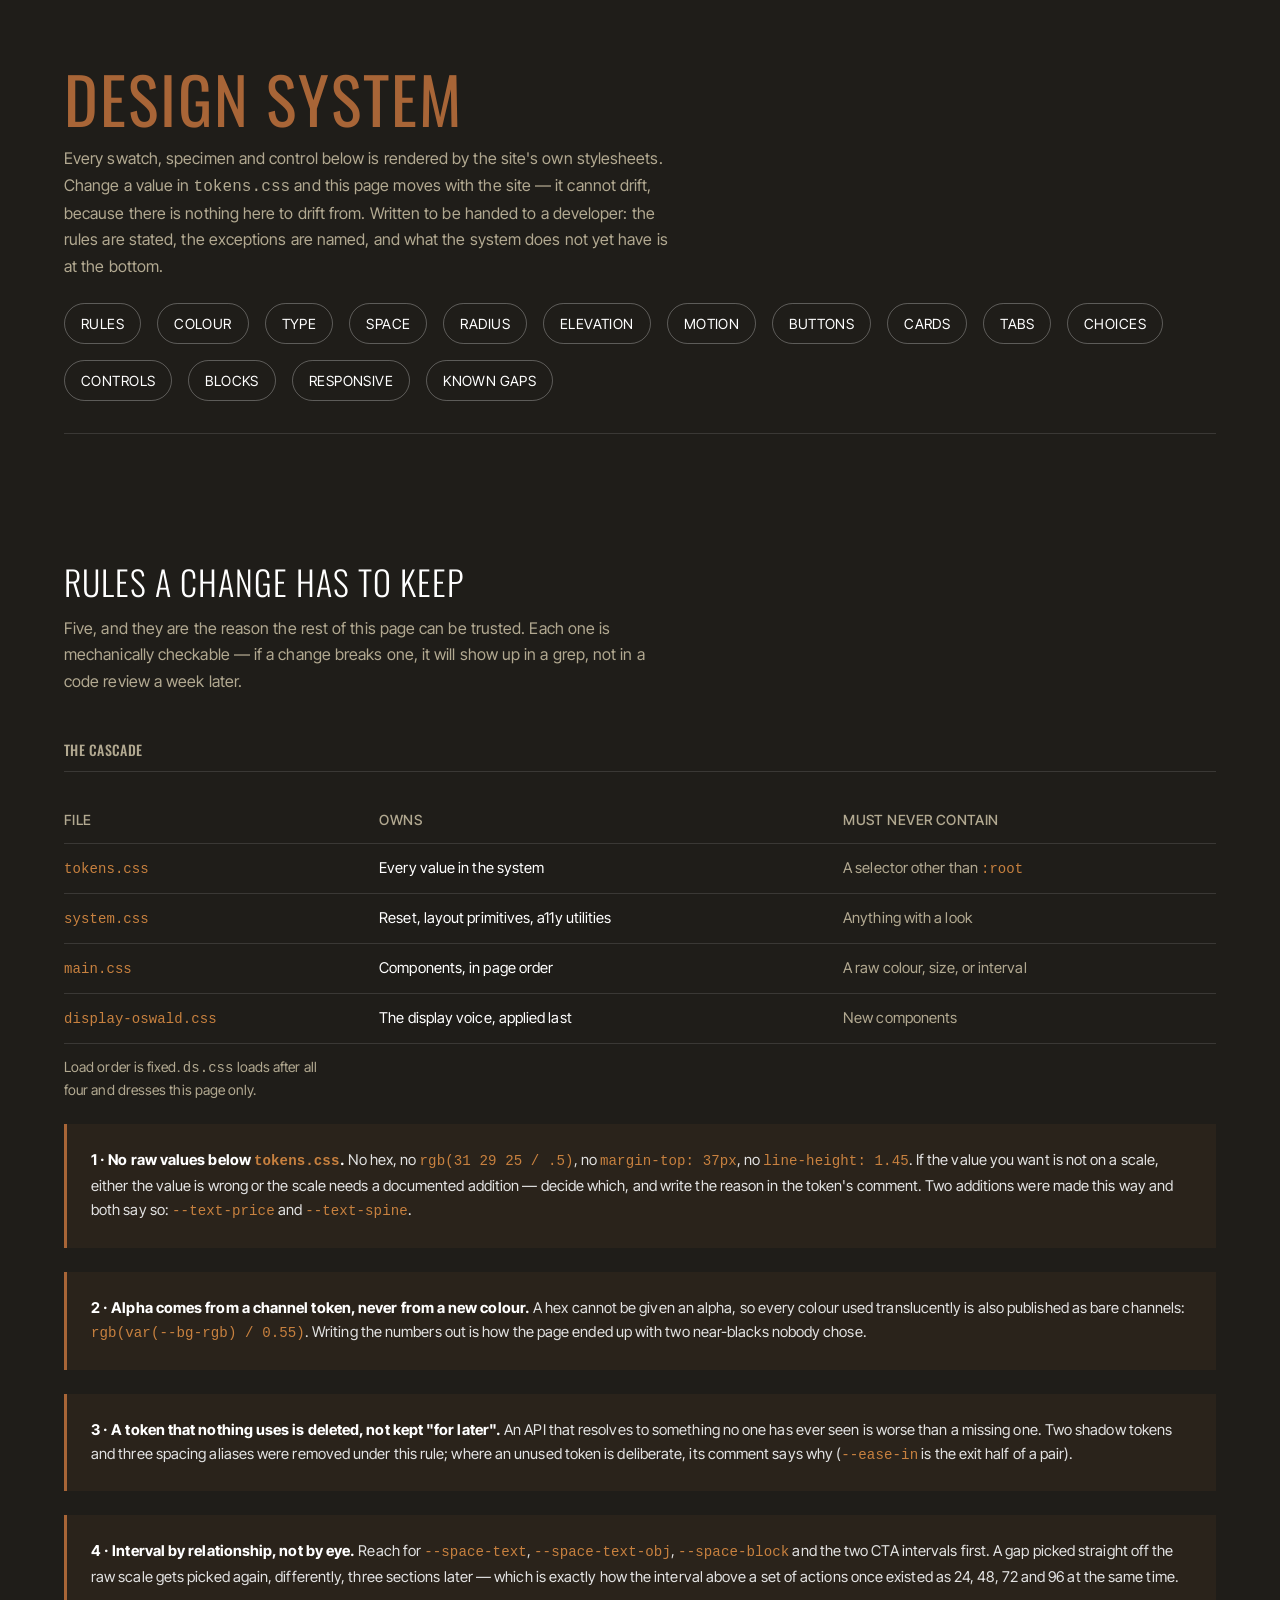
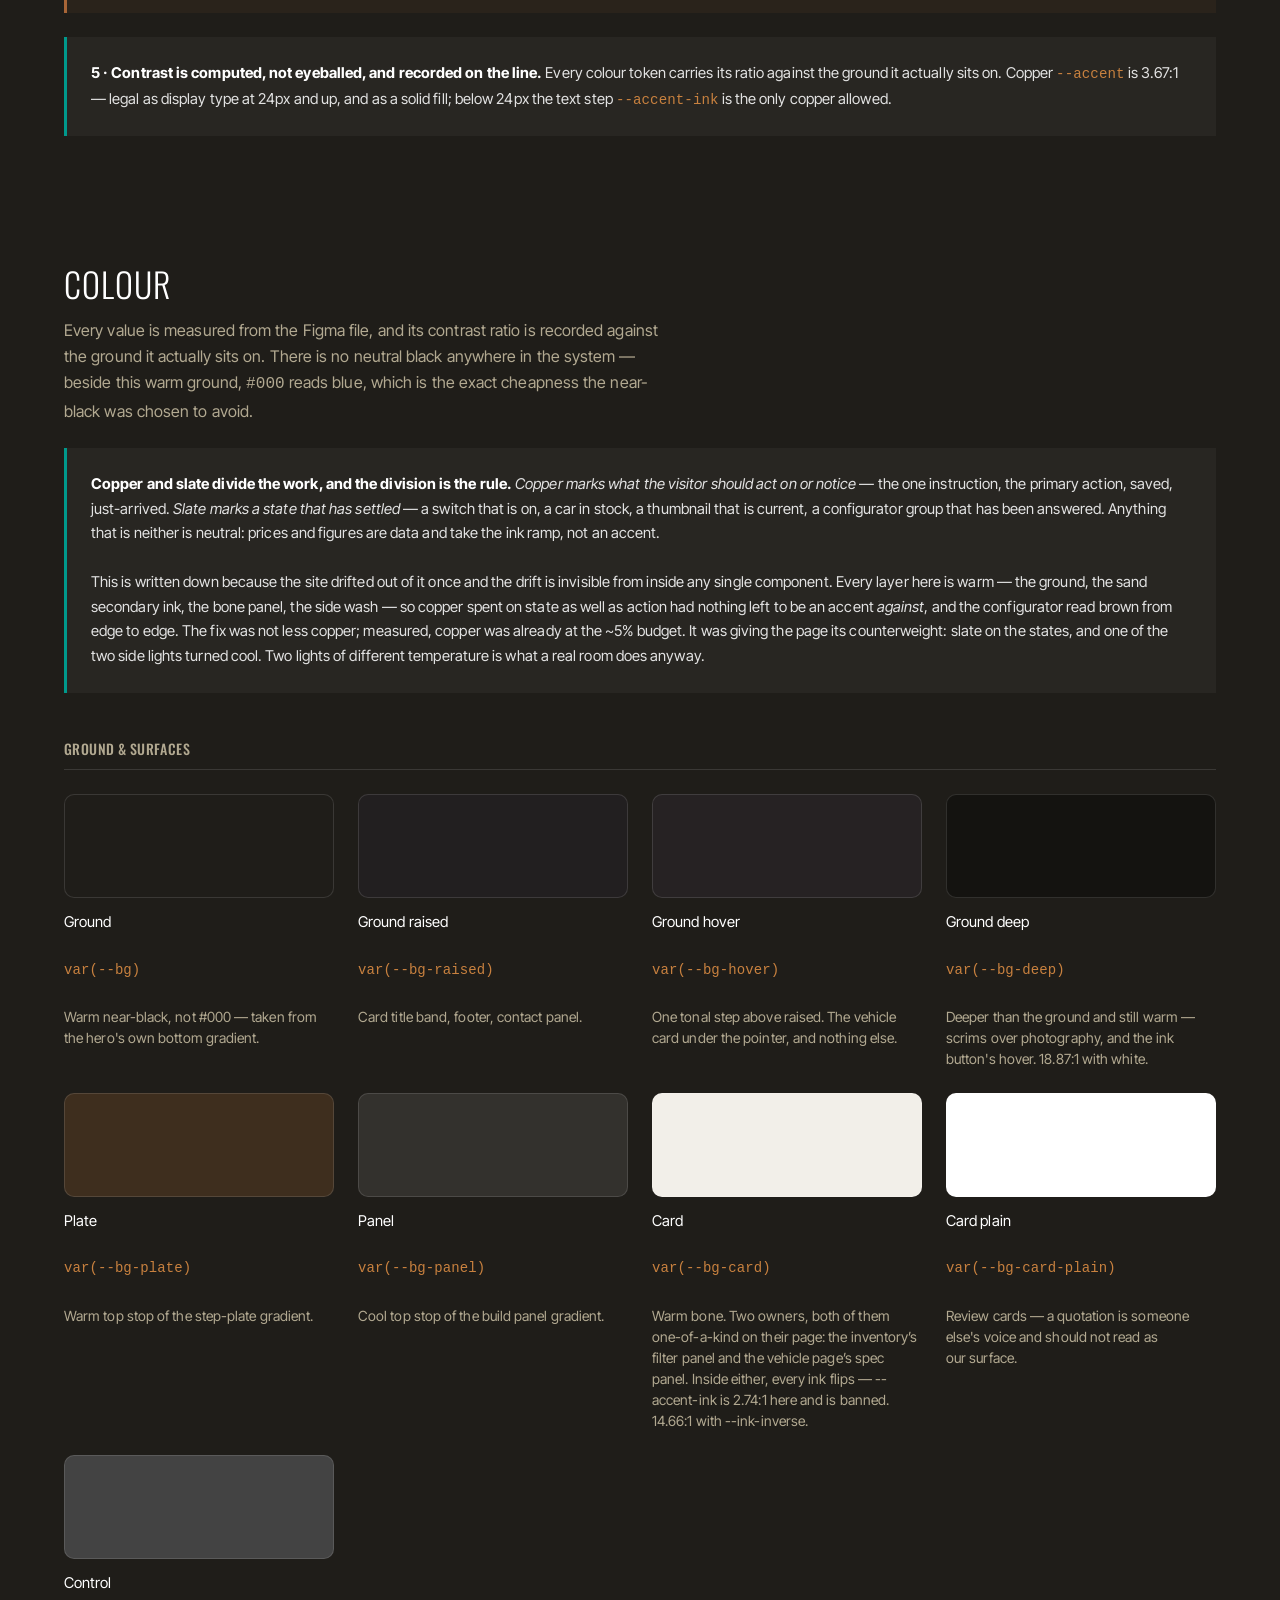
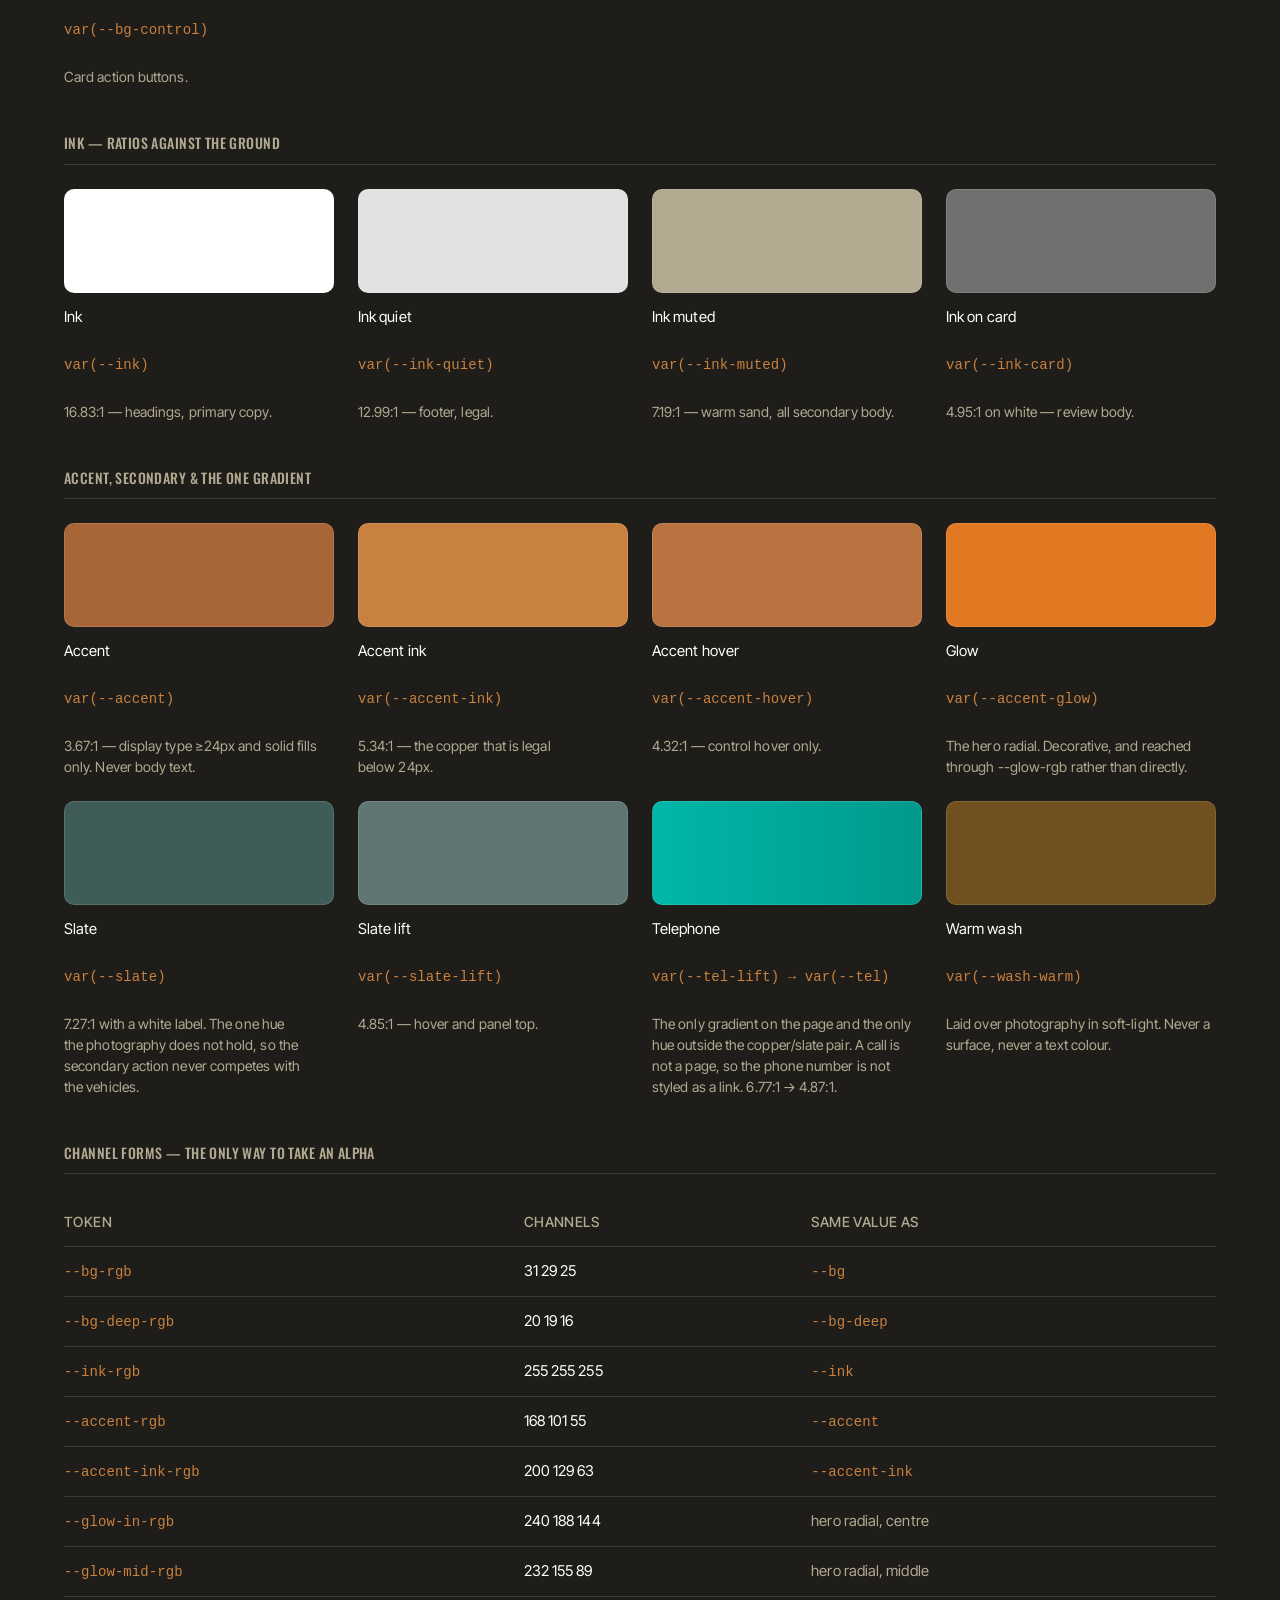
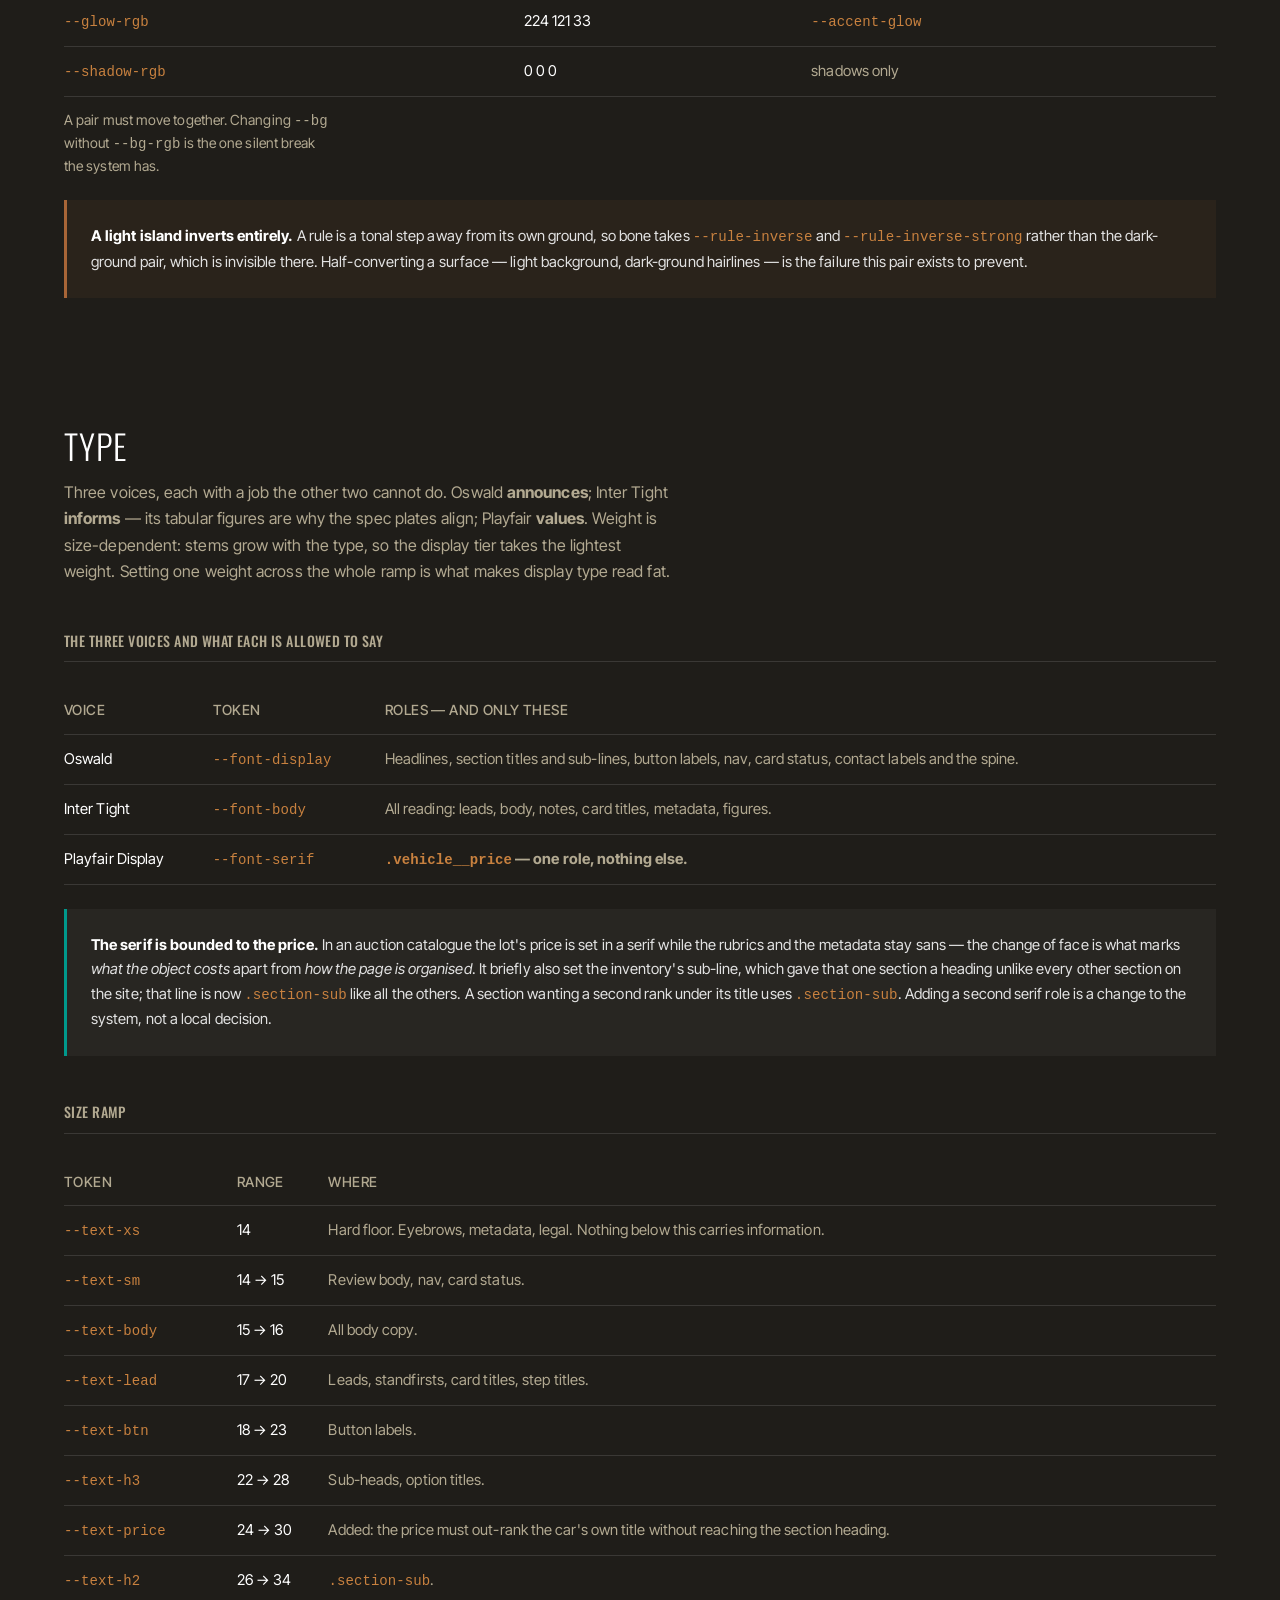
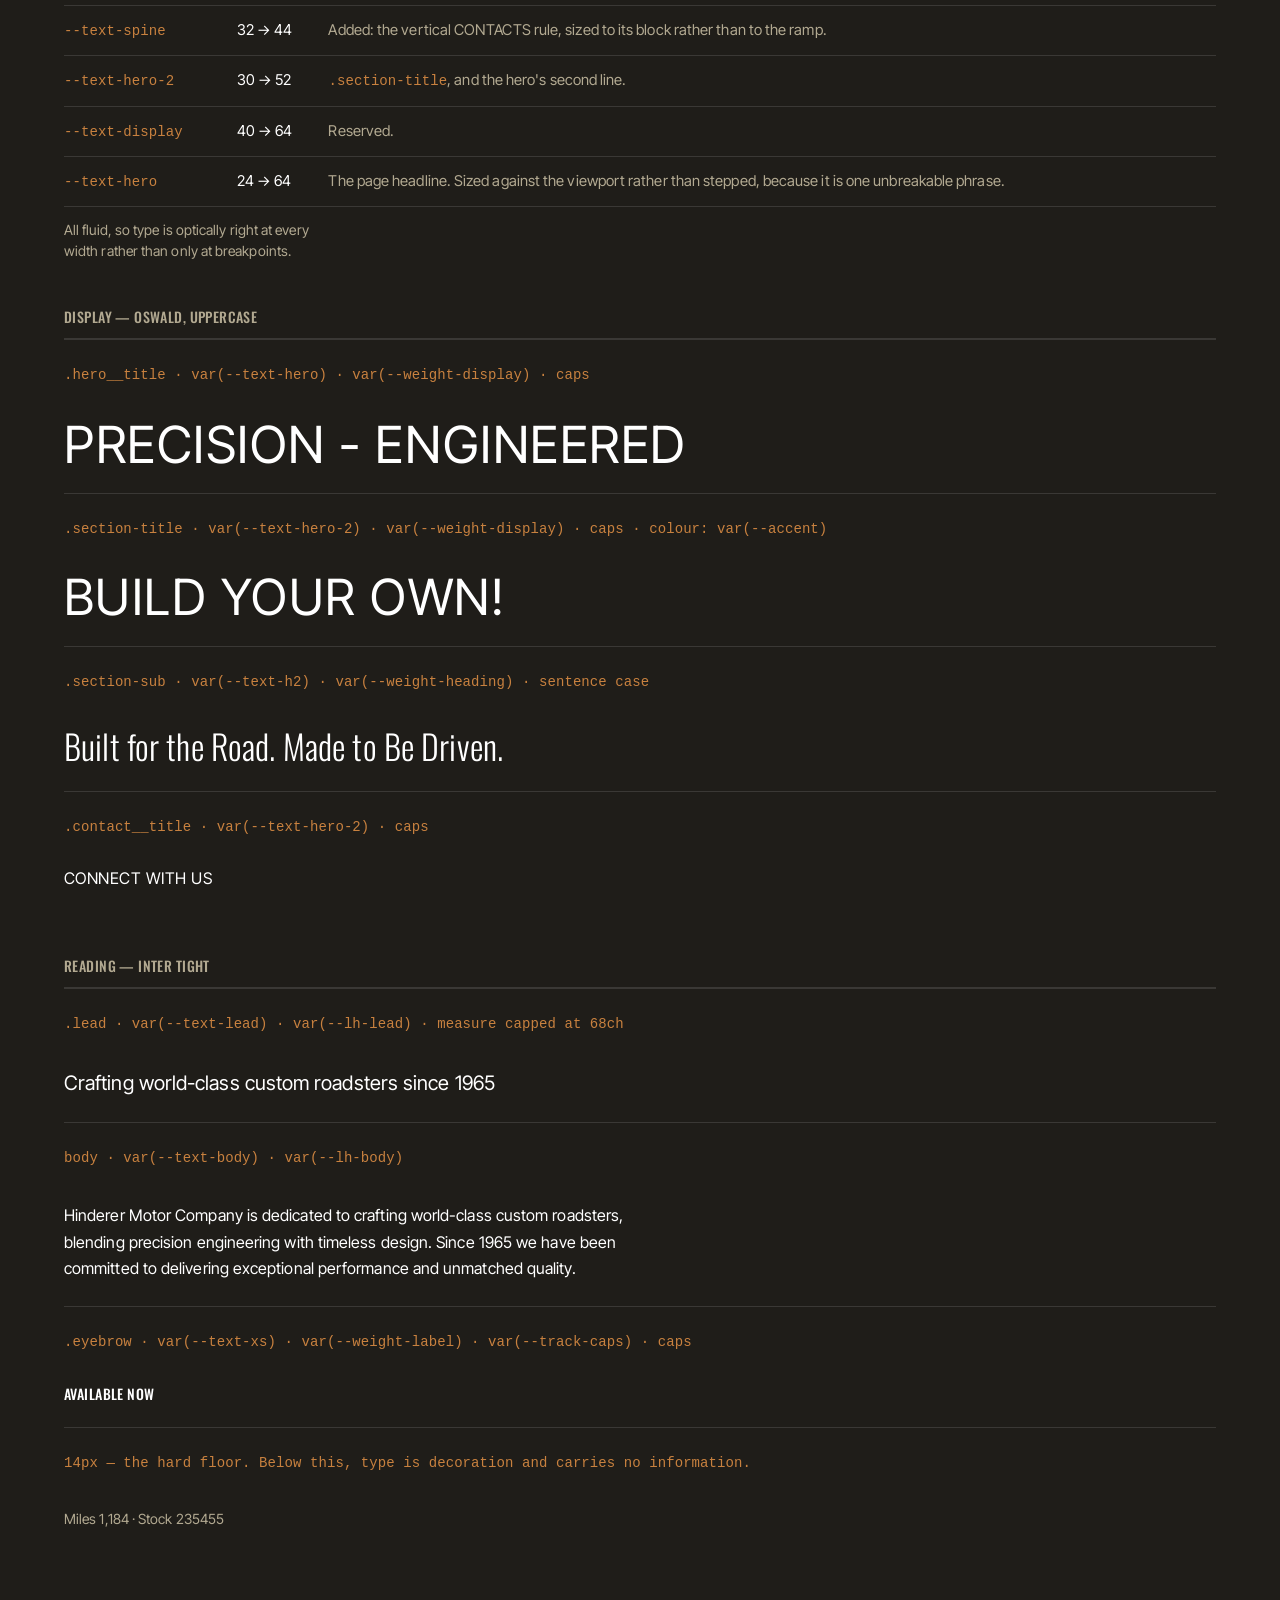
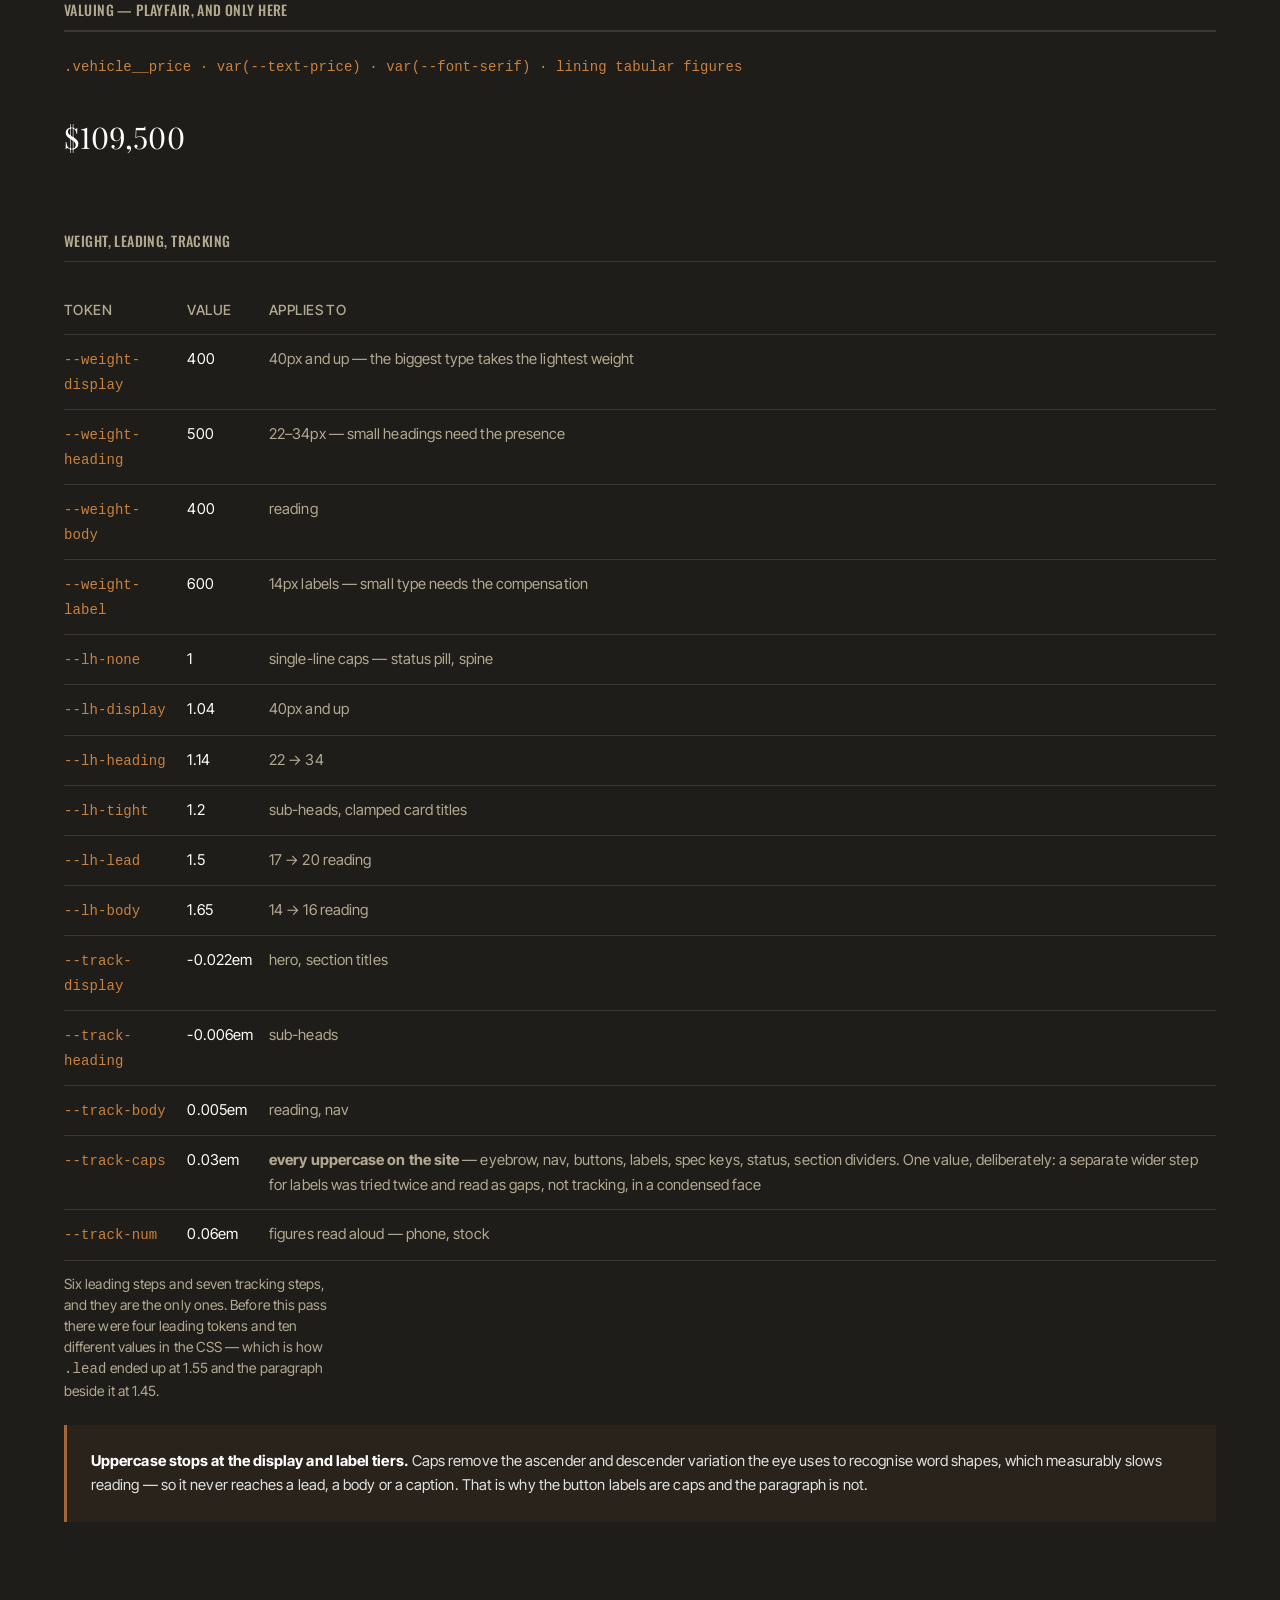
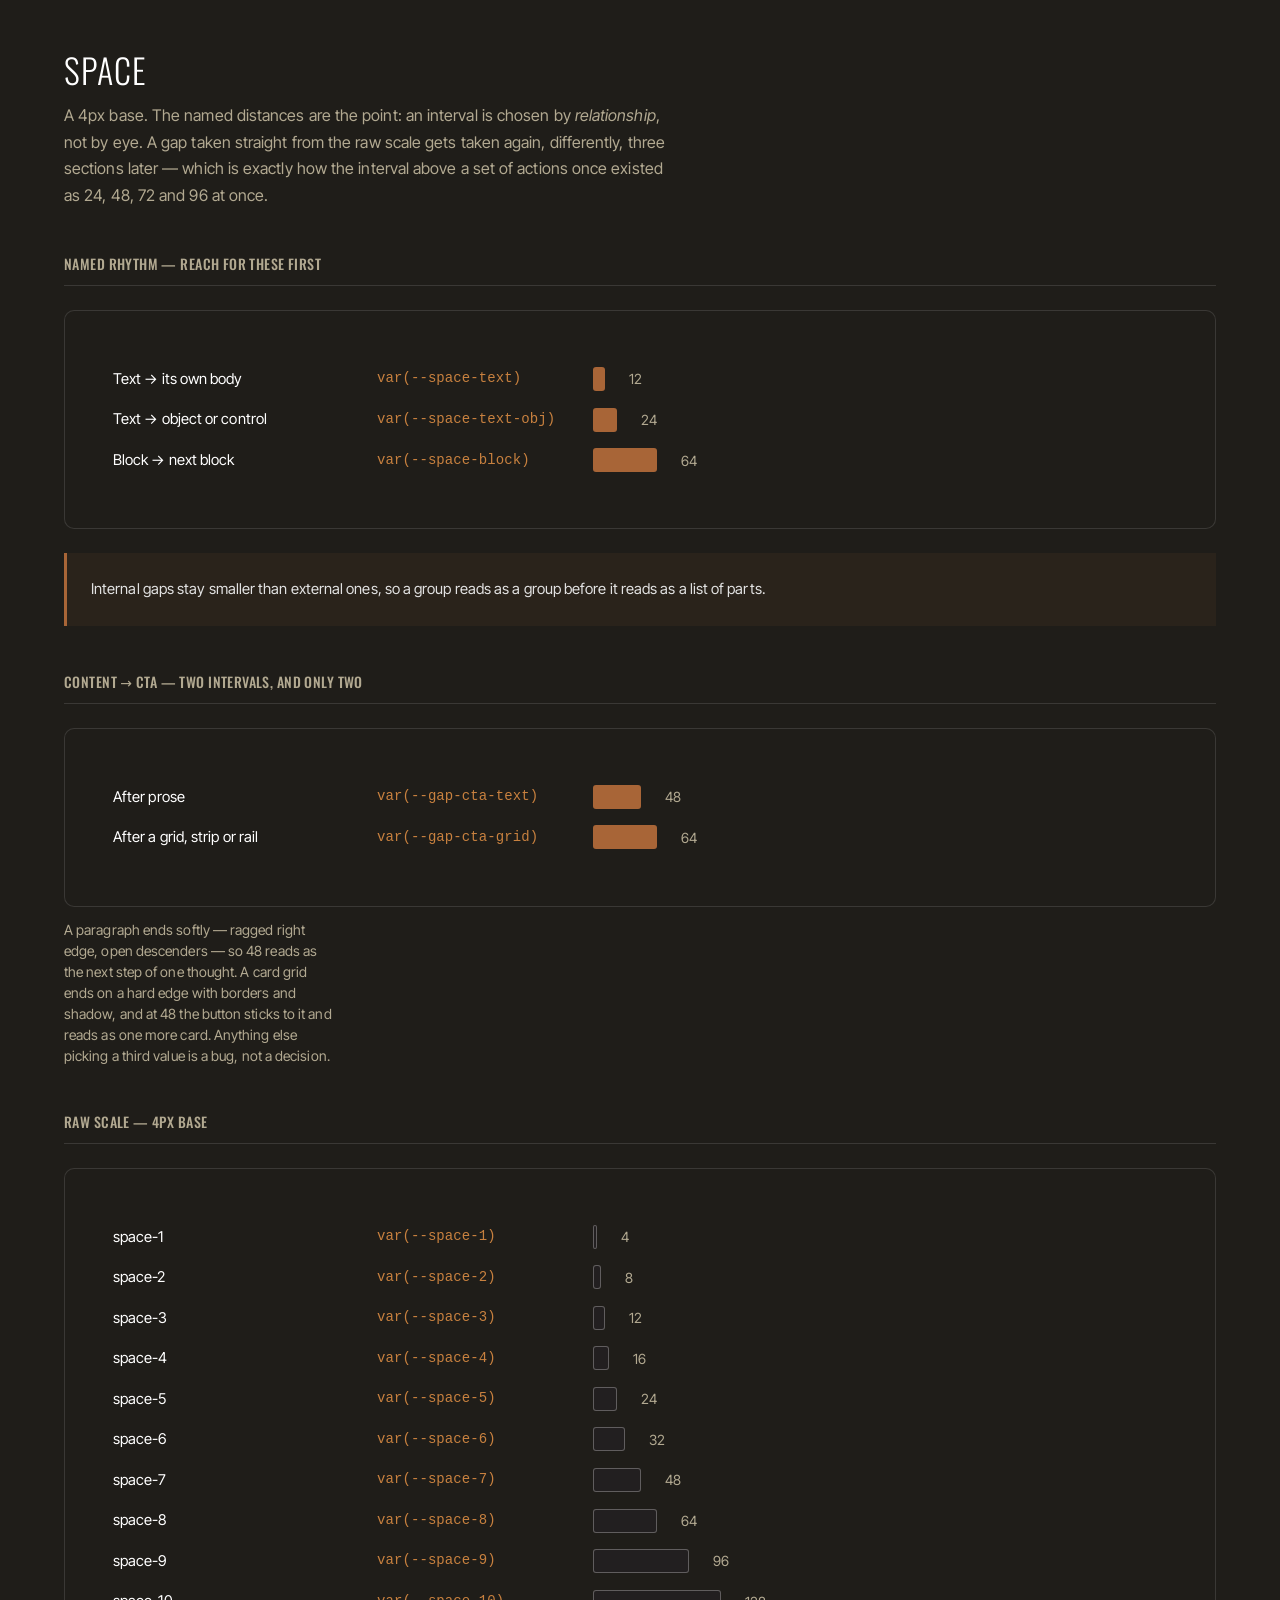
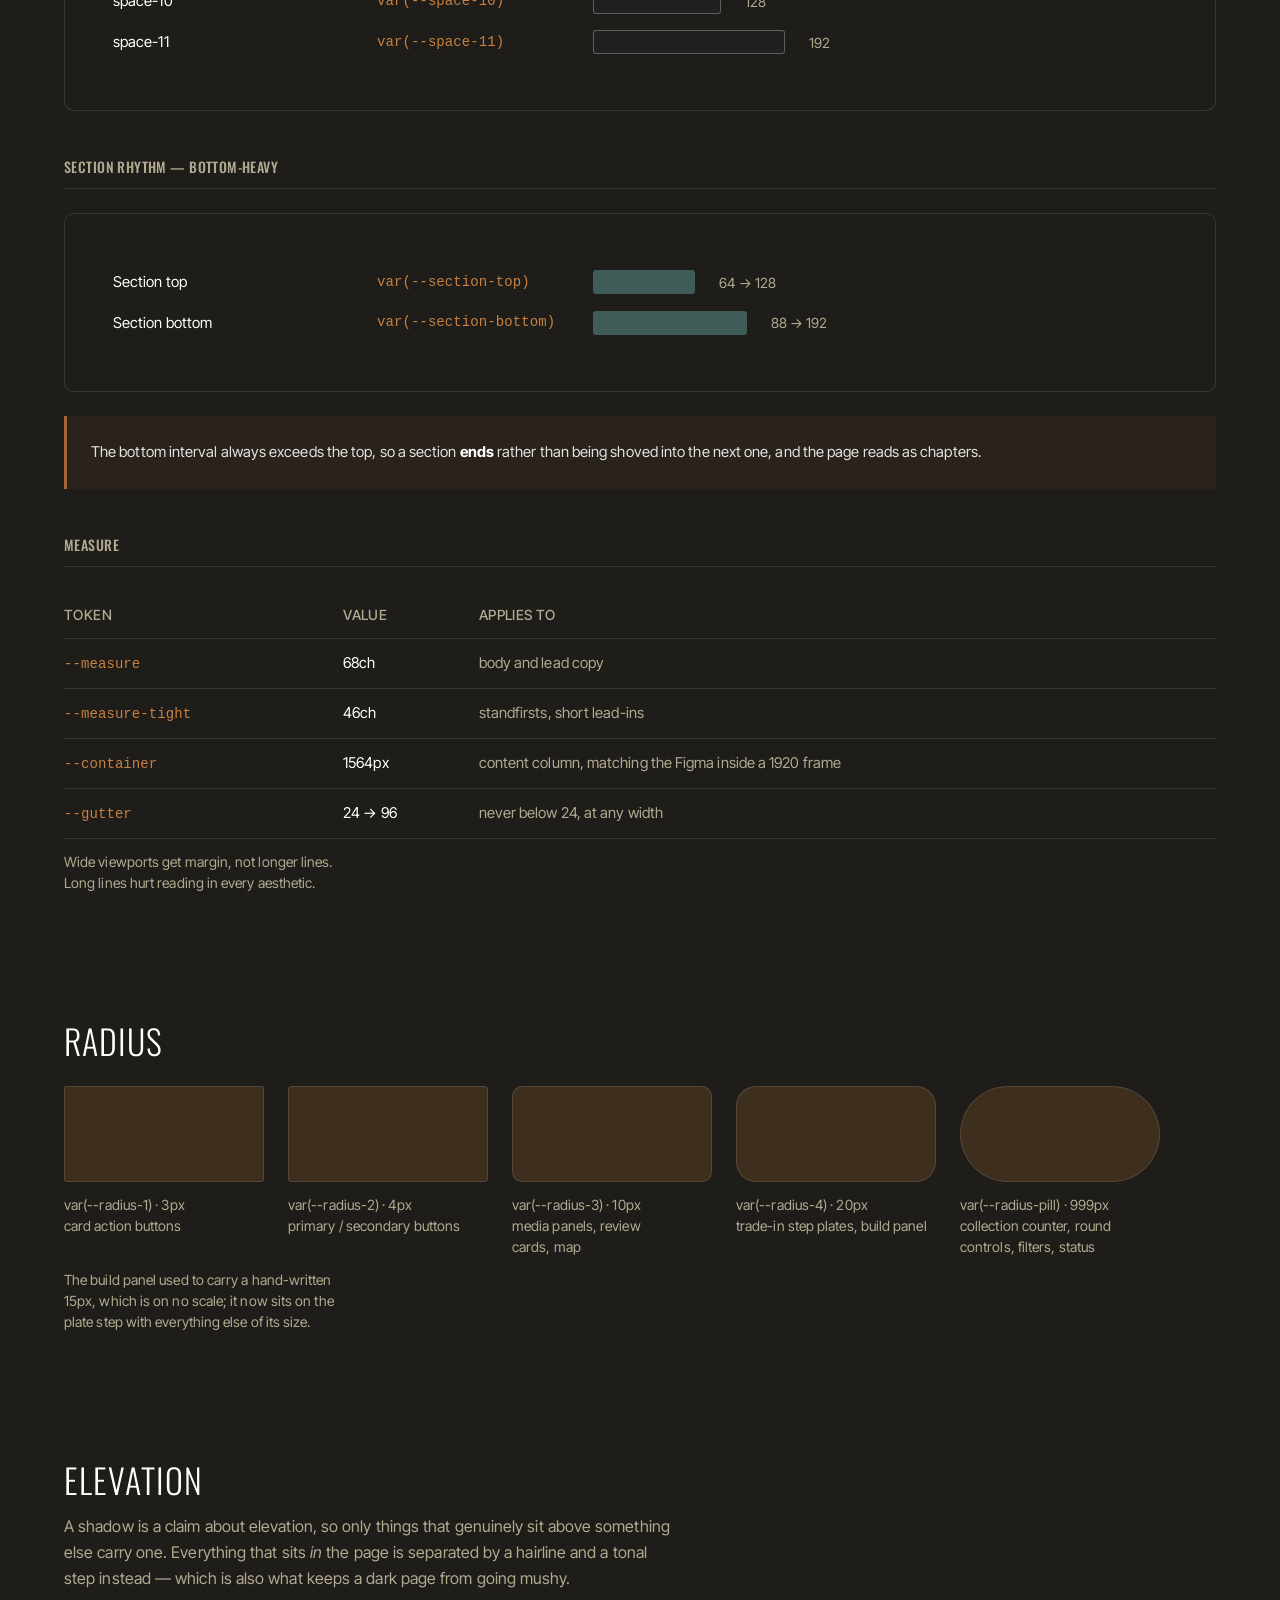
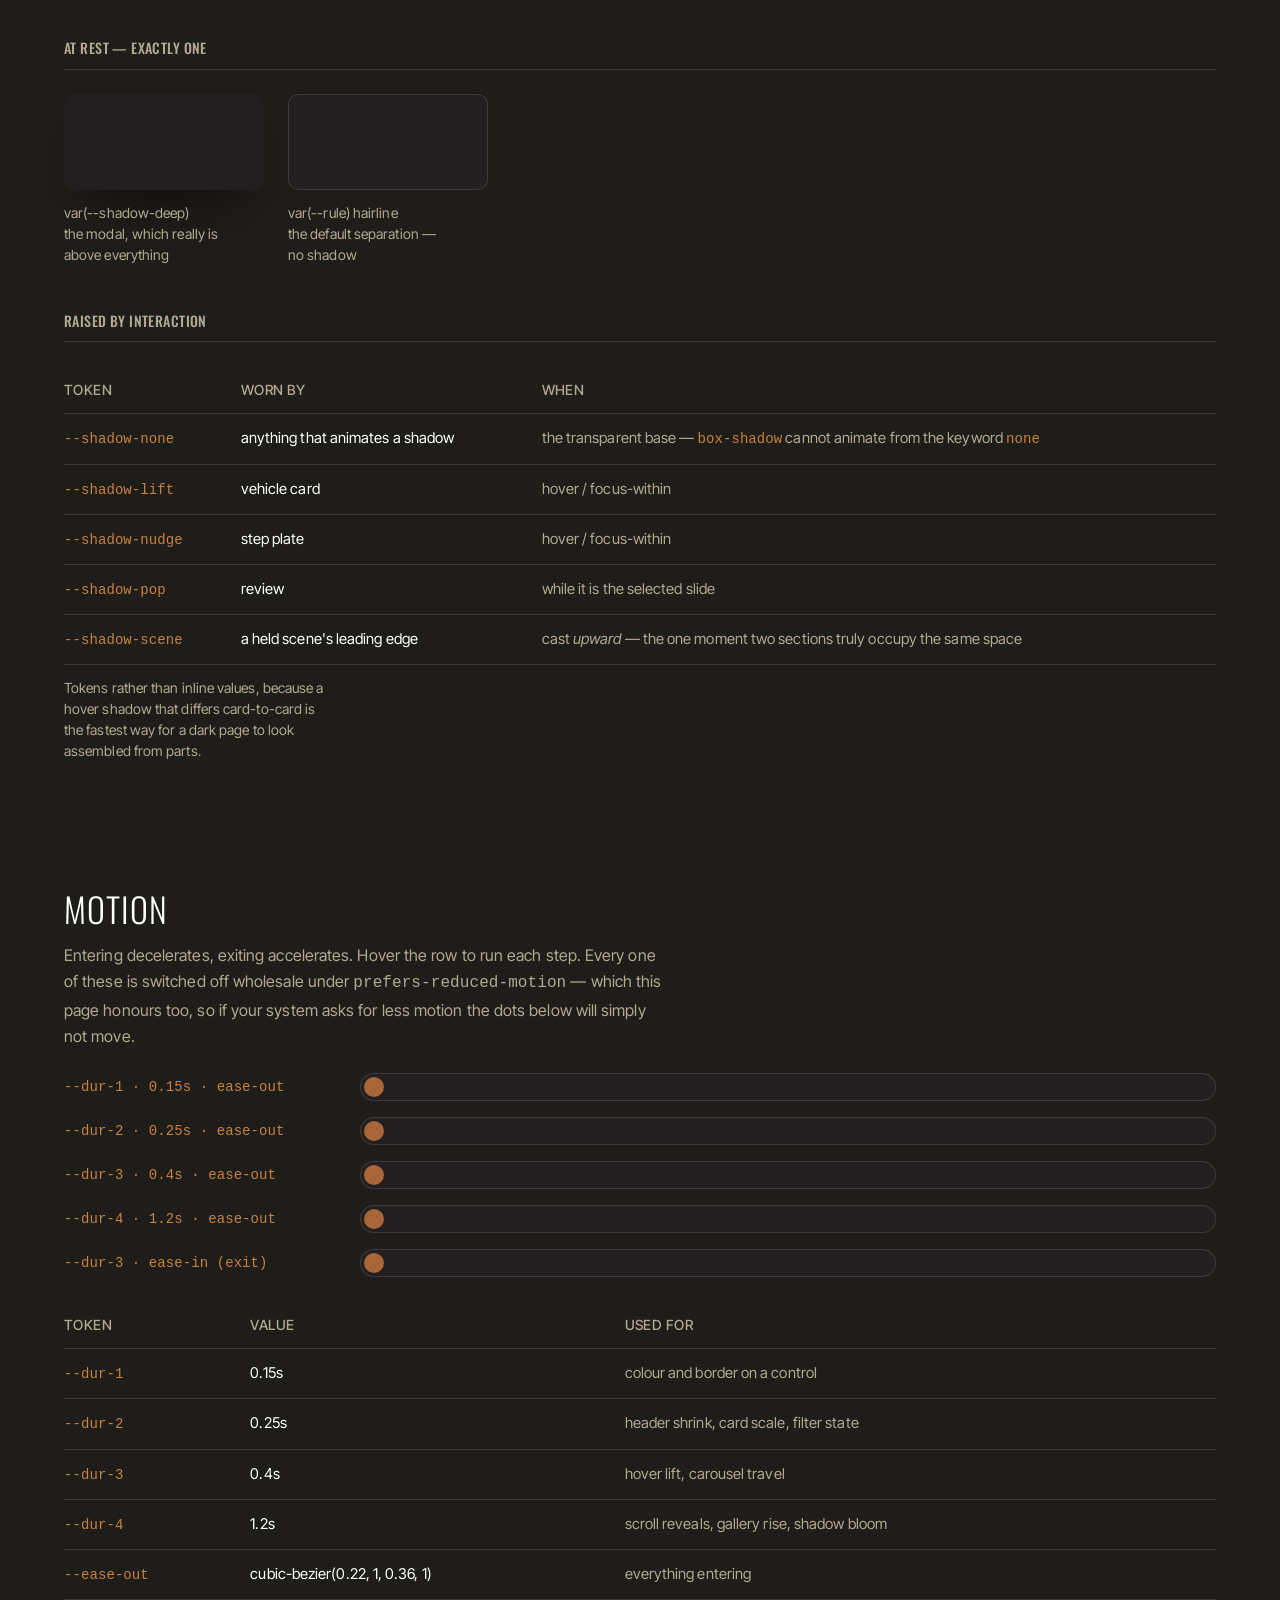
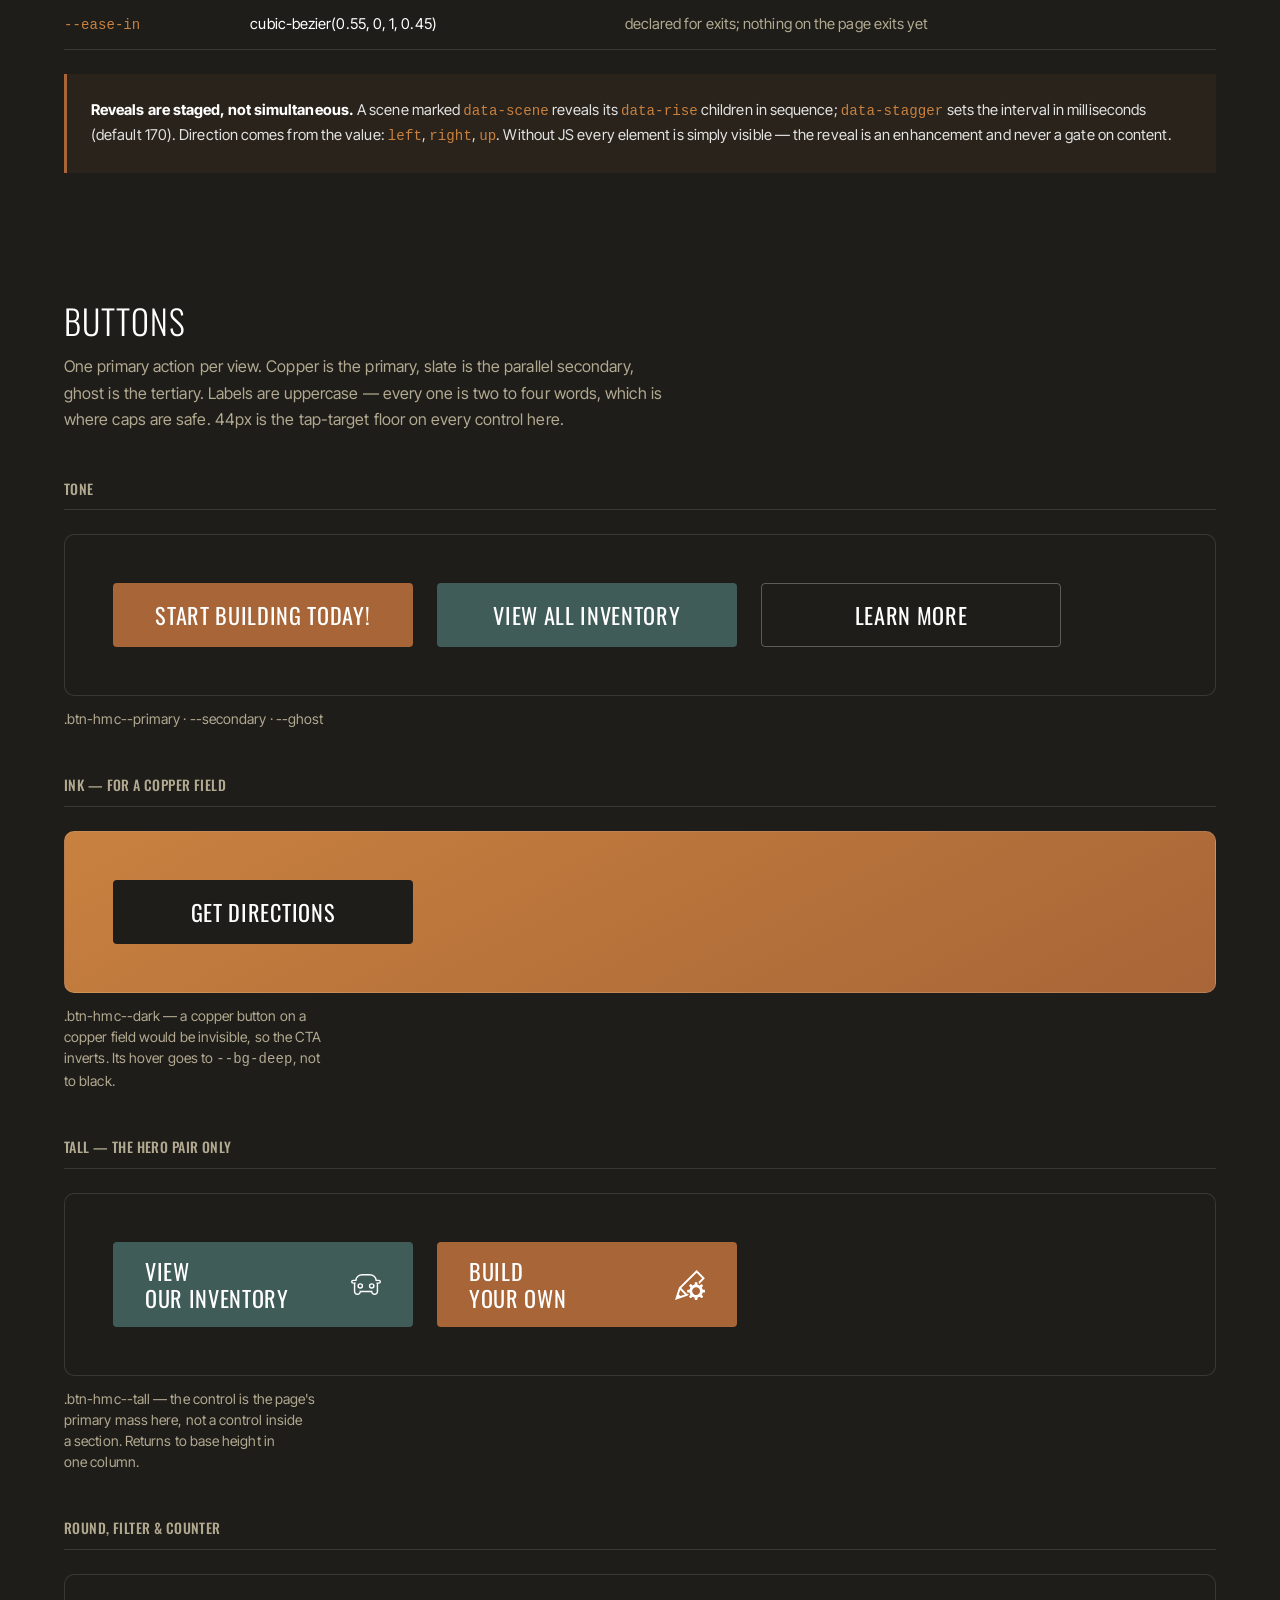
<file: DS.html>
<!doctype html>
<html lang="en">
<head>
  <meta charset="utf-8">
  <meta name="viewport" content="width=device-width, initial-scale=1">
  <title>Hinderer Motor Company — Design System</title>
  <meta name="description" content="The live design system for the Hinderer Motor Company site: tokens, type ramp, rhythm, motion and components, rendered from the same stylesheets the site itself loads.">
  <meta name="theme-color" content="#1f1d19">
  <meta name="robots" content="noindex">

  <link rel="icon" href="assets/img/logo-hinderer.png" sizes="any">

  <link rel="preconnect" href="https://fonts.googleapis.com">
  <link rel="preconnect" href="https://fonts.gstatic.com" crossorigin>
  <!-- The same three families the site loads, in the same weights. If this line
       and index.html ever disagree, this page is lying about the type. -->
  <link href="https://fonts.googleapis.com/css2?family=Inter+Tight:wght@400;500;600&family=Oswald:wght@300;400;500;600&family=Playfair+Display:wght@400;500&display=swap" rel="stylesheet">

  <!-- The same cascade the site loads, in the same order. That is the whole
       point: this page is the system running, not a drawing of it. -->
  <link rel="stylesheet" href="assets/css/tokens.css">
  <link rel="stylesheet" href="assets/css/system.css">
  <link rel="stylesheet" href="assets/css/main.css">
  <link rel="stylesheet" href="assets/css/display-oswald.css">
  <!-- Dresses this page only. Defines no token and no site component. -->
  <link rel="stylesheet" href="assets/css/ds.css">
</head>

<body>
<a class="skip-link" href="#ds-main">Skip to content</a>

<main class="wrap ds-page" id="ds-main">

  <header class="ds-head">
    <h1 class="ds-head__title">Design System</h1>
    <p class="ds-head__sub">
      Every swatch, specimen and control below is rendered by the site's own
      stylesheets. Change a value in <code>tokens.css</code> and this page moves
      with the site — it cannot drift, because there is nothing here to drift from.
      Written to be handed to a developer: the rules are stated, the exceptions
      are named, and what the system does not yet have is at the bottom.
    </p>
    <nav class="ds-toc" aria-label="Sections">
      <a href="#contract">Rules</a>
      <a href="#colour">Colour</a>
      <a href="#type">Type</a>
      <a href="#space">Space</a>
      <a href="#radius">Radius</a>
      <a href="#elevation">Elevation</a>
      <a href="#motion">Motion</a>
      <a href="#buttons">Buttons</a>
      <a href="#cards">Cards</a>
      <a href="#tabs">Tabs</a>
      <a href="#choices">Choices</a>
      <a href="#controls">Controls</a>
      <a href="#blocks">Blocks</a>
      <a href="#responsive">Responsive</a>
      <a href="#gaps">Known gaps</a>
    </nav>
  </header>


  <!-- =================================================================
       THE CONTRACT
       ================================================================= -->
  <section class="ds-section" id="contract">
    <h2 class="ds-section__title">Rules a change has to keep</h2>
    <p class="ds-section__note">
      Five, and they are the reason the rest of this page can be trusted. Each
      one is mechanically checkable — if a change breaks one, it will show up in
      a grep, not in a code review a week later.
    </p>

    <div class="ds-group">
      <h3 class="ds-group__title">The cascade</h3>
      <table class="ds-table">
        <thead><tr><th>File</th><th>Owns</th><th>Must never contain</th></tr></thead>
        <tbody>
          <tr><td><code>tokens.css</code></td><td>Every value in the system</td><td>A selector other than <code>:root</code></td></tr>
          <tr><td><code>system.css</code></td><td>Reset, layout primitives, a11y utilities</td><td>Anything with a look</td></tr>
          <tr><td><code>main.css</code></td><td>Components, in page order</td><td>A raw colour, size, or interval</td></tr>
          <tr><td><code>display-oswald.css</code></td><td>The display voice, applied last</td><td>New components</td></tr>
        </tbody>
      </table>
      <p class="ds-item__caption">Load order is fixed. <code>ds.css</code> loads after all four and dresses this page only.</p>
    </div>

    <p class="ds-note">
      <strong>1 · No raw values below <code>tokens.css</code>.</strong> No hex, no
      <code>rgb(31 29 25&nbsp;/&nbsp;.5)</code>, no <code>margin-top: 37px</code>,
      no <code>line-height: 1.45</code>. If the value you want is not on a scale,
      either the value is wrong or the scale needs a documented addition — decide
      which, and write the reason in the token's comment. Two additions were made
      this way and both say so: <code>--text-price</code> and <code>--text-spine</code>.
    </p>

    <p class="ds-note">
      <strong>2 · Alpha comes from a channel token, never from a new colour.</strong>
      A hex cannot be given an alpha, so every colour used translucently is also
      published as bare channels: <code>rgb(var(--bg-rgb) / 0.55)</code>. Writing
      the numbers out is how the page ended up with two near-blacks nobody chose.
    </p>

    <p class="ds-note">
      <strong>3 · A token that nothing uses is deleted, not kept "for later".</strong>
      An API that resolves to something no one has ever seen is worse than a
      missing one. Two shadow tokens and three spacing aliases were removed under
      this rule; where an unused token is deliberate, its comment says why
      (<code>--ease-in</code> is the exit half of a pair).
    </p>

    <p class="ds-note">
      <strong>4 · Interval by relationship, not by eye.</strong> Reach for
      <code>--space-text</code>, <code>--space-text-obj</code>,
      <code>--space-block</code> and the two CTA intervals first. A gap picked
      straight off the raw scale gets picked again, differently, three sections
      later — which is exactly how the interval above a set of actions once
      existed as 24, 48, 72 and 96 at the same time.
    </p>

    <p class="ds-note ds-note--stop">
      <strong>5 · Contrast is computed, not eyeballed, and recorded on the line.</strong>
      Every colour token carries its ratio against the ground it actually sits on.
      Copper <code>--accent</code> is 3.67:1 — legal as display type at 24px and up,
      and as a solid fill; below 24px the text step <code>--accent-ink</code> is
      the only copper allowed.
    </p>
  </section>


  <!-- =================================================================
       COLOUR
       ================================================================= -->
  <section class="ds-section" id="colour">
    <h2 class="ds-section__title">Colour</h2>
    <p class="ds-section__note">
      Every value is measured from the Figma file, and its contrast ratio is
      recorded against the ground it actually sits on. There is no neutral black
      anywhere in the system — beside this warm ground, <code>#000</code> reads
      blue, which is the exact cheapness the near-black was chosen to avoid.
    </p>

    <p class="ds-note ds-note--stop">
      <strong>Copper and slate divide the work, and the division is the rule.</strong>
      <em>Copper marks what the visitor should act on or notice</em> — the one
      instruction, the primary action, saved, just-arrived. <em>Slate marks a
      state that has settled</em> — a switch that is on, a car in stock, a
      thumbnail that is current, a configurator group that has been answered.
      Anything that is neither is neutral: prices and figures are data and take
      the ink ramp, not an accent.
      <br><br>
      This is written down because the site drifted out of it once and the drift
      is invisible from inside any single component. Every layer here is warm —
      the ground, the sand secondary ink, the bone panel, the side wash — so
      copper spent on state as well as action had nothing left to be an accent
      <em>against</em>, and the configurator read brown from edge to edge. The
      fix was not less copper; measured, copper was already at the ~5% budget.
      It was giving the page its counterweight: slate on the states, and one of
      the two side lights turned cool. Two lights of different temperature is
      what a real room does anyway.
    </p>

    <div class="ds-group">
      <h3 class="ds-group__title">Ground &amp; surfaces</h3>
      <div class="ds-swatches">
        <div class="ds-swatch">
          <div class="ds-swatch__chip" style="background: var(--bg)"></div>
          <p class="ds-swatch__name">Ground</p>
          <p class="ds-swatch__css">var(--bg)</p>
          <p class="ds-swatch__note">Warm near-black, not #000 — taken from the hero's own bottom gradient.</p>
        </div>
        <div class="ds-swatch">
          <div class="ds-swatch__chip" style="background: var(--bg-raised)"></div>
          <p class="ds-swatch__name">Ground raised</p>
          <p class="ds-swatch__css">var(--bg-raised)</p>
          <p class="ds-swatch__note">Card title band, footer, contact panel.</p>
        </div>
        <div class="ds-swatch">
          <div class="ds-swatch__chip" style="background: var(--bg-hover)"></div>
          <p class="ds-swatch__name">Ground hover</p>
          <p class="ds-swatch__css">var(--bg-hover)</p>
          <p class="ds-swatch__note">One tonal step above raised. The vehicle card under the pointer, and nothing else.</p>
        </div>
        <div class="ds-swatch">
          <div class="ds-swatch__chip" style="background: var(--bg-deep)"></div>
          <p class="ds-swatch__name">Ground deep</p>
          <p class="ds-swatch__css">var(--bg-deep)</p>
          <p class="ds-swatch__note">Deeper than the ground and still warm — scrims over photography, and the ink button's hover. 18.87:1 with white.</p>
        </div>
        <div class="ds-swatch">
          <div class="ds-swatch__chip" style="background: var(--bg-plate)"></div>
          <p class="ds-swatch__name">Plate</p>
          <p class="ds-swatch__css">var(--bg-plate)</p>
          <p class="ds-swatch__note">Warm top stop of the step-plate gradient.</p>
        </div>
        <div class="ds-swatch">
          <div class="ds-swatch__chip" style="background: var(--bg-panel)"></div>
          <p class="ds-swatch__name">Panel</p>
          <p class="ds-swatch__css">var(--bg-panel)</p>
          <p class="ds-swatch__note">Cool top stop of the build panel gradient.</p>
        </div>
        <div class="ds-swatch">
          <div class="ds-swatch__chip" style="background: var(--bg-card)"></div>
          <p class="ds-swatch__name">Card</p>
          <p class="ds-swatch__css">var(--bg-card)</p>
          <p class="ds-swatch__note">Warm bone. Two owners, both of them one-of-a-kind on their page: the inventory’s filter panel and the vehicle page’s spec panel. Inside either, every ink flips — <span class="ds-mono">--accent-ink</span> is 2.74:1 here and is banned. 14.66:1 with <span class="ds-mono">--ink-inverse</span>.</p>
        </div>
        <div class="ds-swatch">
          <div class="ds-swatch__chip" style="background: var(--bg-card-plain)"></div>
          <p class="ds-swatch__name">Card plain</p>
          <p class="ds-swatch__css">var(--bg-card-plain)</p>
          <p class="ds-swatch__note">Review cards — a quotation is someone else's voice and should not read as our surface.</p>
        </div>
        <div class="ds-swatch">
          <div class="ds-swatch__chip" style="background: var(--bg-control)"></div>
          <p class="ds-swatch__name">Control</p>
          <p class="ds-swatch__css">var(--bg-control)</p>
          <p class="ds-swatch__note">Card action buttons.</p>
        </div>
      </div>
    </div>

    <div class="ds-group">
      <h3 class="ds-group__title">Ink — ratios against the ground</h3>
      <div class="ds-swatches">
        <div class="ds-swatch">
          <div class="ds-swatch__chip" style="background: var(--ink)"></div>
          <p class="ds-swatch__name">Ink</p>
          <p class="ds-swatch__css">var(--ink)</p>
          <p class="ds-swatch__note">16.83:1 — headings, primary copy.</p>
        </div>
        <div class="ds-swatch">
          <div class="ds-swatch__chip" style="background: var(--ink-quiet)"></div>
          <p class="ds-swatch__name">Ink quiet</p>
          <p class="ds-swatch__css">var(--ink-quiet)</p>
          <p class="ds-swatch__note">12.99:1 — footer, legal.</p>
        </div>
        <div class="ds-swatch">
          <div class="ds-swatch__chip" style="background: var(--ink-muted)"></div>
          <p class="ds-swatch__name">Ink muted</p>
          <p class="ds-swatch__css">var(--ink-muted)</p>
          <p class="ds-swatch__note">7.19:1 — warm sand, all secondary body.</p>
        </div>
        <div class="ds-swatch">
          <div class="ds-swatch__chip" style="background: var(--ink-card)"></div>
          <p class="ds-swatch__name">Ink on card</p>
          <p class="ds-swatch__css">var(--ink-card)</p>
          <p class="ds-swatch__note">4.95:1 on white — review body.</p>
        </div>
      </div>
    </div>

    <div class="ds-group">
      <h3 class="ds-group__title">Accent, secondary &amp; the one gradient</h3>
      <div class="ds-swatches">
        <div class="ds-swatch">
          <div class="ds-swatch__chip" style="background: var(--accent)"></div>
          <p class="ds-swatch__name">Accent</p>
          <p class="ds-swatch__css">var(--accent)</p>
          <p class="ds-swatch__note">3.67:1 — display type ≥24px and solid fills only. Never body text.</p>
        </div>
        <div class="ds-swatch">
          <div class="ds-swatch__chip" style="background: var(--accent-ink)"></div>
          <p class="ds-swatch__name">Accent ink</p>
          <p class="ds-swatch__css">var(--accent-ink)</p>
          <p class="ds-swatch__note">5.34:1 — the copper that is legal below 24px.</p>
        </div>
        <div class="ds-swatch">
          <div class="ds-swatch__chip" style="background: var(--accent-hover)"></div>
          <p class="ds-swatch__name">Accent hover</p>
          <p class="ds-swatch__css">var(--accent-hover)</p>
          <p class="ds-swatch__note">4.32:1 — control hover only.</p>
        </div>
        <div class="ds-swatch">
          <div class="ds-swatch__chip" style="background: var(--accent-glow)"></div>
          <p class="ds-swatch__name">Glow</p>
          <p class="ds-swatch__css">var(--accent-glow)</p>
          <p class="ds-swatch__note">The hero radial. Decorative, and reached through <span class="ds-mono">--glow-rgb</span> rather than directly.</p>
        </div>
        <div class="ds-swatch">
          <div class="ds-swatch__chip" style="background: var(--slate)"></div>
          <p class="ds-swatch__name">Slate</p>
          <p class="ds-swatch__css">var(--slate)</p>
          <p class="ds-swatch__note">7.27:1 with a white label. The one hue the photography does not hold, so the secondary action never competes with the vehicles.</p>
        </div>
        <div class="ds-swatch">
          <div class="ds-swatch__chip" style="background: var(--slate-lift)"></div>
          <p class="ds-swatch__name">Slate lift</p>
          <p class="ds-swatch__css">var(--slate-lift)</p>
          <p class="ds-swatch__note">4.85:1 — hover and panel top.</p>
        </div>
        <div class="ds-swatch">
          <div class="ds-swatch__chip" style="background: linear-gradient(90deg, var(--tel-lift) 0%, var(--tel) 100%)"></div>
          <p class="ds-swatch__name">Telephone</p>
          <p class="ds-swatch__css">var(--tel-lift) → var(--tel)</p>
          <p class="ds-swatch__note">The only gradient on the page and the only hue outside the copper/slate pair. A call is not a page, so the phone number is not styled as a link. 6.77:1 → 4.87:1.</p>
        </div>
        <div class="ds-swatch">
          <div class="ds-swatch__chip" style="background: var(--wash-warm)"></div>
          <p class="ds-swatch__name">Warm wash</p>
          <p class="ds-swatch__css">var(--wash-warm)</p>
          <p class="ds-swatch__note">Laid over photography in <span class="ds-mono">soft-light</span>. Never a surface, never a text colour.</p>
        </div>
      </div>
    </div>

    <div class="ds-group">
      <h3 class="ds-group__title">Channel forms — the only way to take an alpha</h3>
      <table class="ds-table">
        <thead><tr><th>Token</th><th>Channels</th><th>Same value as</th></tr></thead>
        <tbody>
          <tr><td><code>--bg-rgb</code></td><td>31 29 25</td><td><code>--bg</code></td></tr>
          <tr><td><code>--bg-deep-rgb</code></td><td>20 19 16</td><td><code>--bg-deep</code></td></tr>
          <tr><td><code>--ink-rgb</code></td><td>255 255 255</td><td><code>--ink</code></td></tr>
          <tr><td><code>--accent-rgb</code></td><td>168 101 55</td><td><code>--accent</code></td></tr>
          <tr><td><code>--accent-ink-rgb</code></td><td>200 129 63</td><td><code>--accent-ink</code></td></tr>
          <tr><td><code>--glow-in-rgb</code></td><td>240 188 144</td><td>hero radial, centre</td></tr>
          <tr><td><code>--glow-mid-rgb</code></td><td>232 155 89</td><td>hero radial, middle</td></tr>
          <tr><td><code>--glow-rgb</code></td><td>224 121 33</td><td><code>--accent-glow</code></td></tr>
          <tr><td><code>--shadow-rgb</code></td><td>0 0 0</td><td>shadows only</td></tr>
        </tbody>
      </table>
      <p class="ds-item__caption">A pair must move together. Changing <code>--bg</code> without <code>--bg-rgb</code> is the one silent break the system has.</p>
      <p class="ds-note">
        <strong>A light island inverts entirely.</strong> A rule is a tonal step
        away from its own ground, so bone takes <code>--rule-inverse</code> and
        <code>--rule-inverse-strong</code> rather than the dark-ground pair,
        which is invisible there. Half-converting a surface — light background,
        dark-ground hairlines — is the failure this pair exists to prevent.
      </p>
    </div>
  </section>


  <!-- =================================================================
       TYPE
       ================================================================= -->
  <section class="ds-section" id="type">
    <h2 class="ds-section__title">Type</h2>
    <p class="ds-section__note">
      Three voices, each with a job the other two cannot do. Oswald
      <strong>announces</strong>; Inter Tight <strong>informs</strong> — its
      tabular figures are why the spec plates align; Playfair
      <strong>values</strong>. Weight is size-dependent: stems grow with the type,
      so the display tier takes the lightest weight. Setting one weight across the
      whole ramp is what makes display type read fat.
    </p>

    <div class="ds-group">
      <h3 class="ds-group__title">The three voices and what each is allowed to say</h3>
      <table class="ds-table">
        <thead><tr><th>Voice</th><th>Token</th><th>Roles — and only these</th></tr></thead>
        <tbody>
          <tr>
            <td>Oswald</td>
            <td><code>--font-display</code></td>
            <td>Headlines, section titles and sub-lines, button labels, nav, card status, contact labels and the spine.</td>
          </tr>
          <tr>
            <td>Inter Tight</td>
            <td><code>--font-body</code></td>
            <td>All reading: leads, body, notes, card titles, metadata, figures.</td>
          </tr>
          <tr>
            <td>Playfair Display</td>
            <td><code>--font-serif</code></td>
            <td><strong><code>.vehicle__price</code> — one role, nothing else.</strong></td>
          </tr>
        </tbody>
      </table>
    </div>

    <p class="ds-note ds-note--stop">
      <strong>The serif is bounded to the price.</strong> In an auction catalogue
      the lot's price is set in a serif while the rubrics and the metadata stay
      sans — the change of face is what marks <em>what the object costs</em> apart
      from <em>how the page is organised</em>. It briefly also set the inventory's
      sub-line, which gave that one section a heading unlike every other section
      on the site; that line is now <code>.section-sub</code> like all the others.
      A section wanting a second rank under its title uses <code>.section-sub</code>.
      Adding a second serif role is a change to the system, not a local decision.
    </p>

    <div class="ds-group">
      <h3 class="ds-group__title">Size ramp</h3>
      <table class="ds-table">
        <thead><tr><th>Token</th><th>Range</th><th>Where</th></tr></thead>
        <tbody>
          <tr><td><code>--text-xs</code></td><td>14</td><td>Hard floor. Eyebrows, metadata, legal. Nothing below this carries information.</td></tr>
          <tr><td><code>--text-sm</code></td><td>14 → 15</td><td>Review body, nav, card status.</td></tr>
          <tr><td><code>--text-body</code></td><td>15 → 16</td><td>All body copy.</td></tr>
          <tr><td><code>--text-lead</code></td><td>17 → 20</td><td>Leads, standfirsts, card titles, step titles.</td></tr>
          <tr><td><code>--text-btn</code></td><td>18 → 23</td><td>Button labels.</td></tr>
          <tr><td><code>--text-h3</code></td><td>22 → 28</td><td>Sub-heads, option titles.</td></tr>
          <tr><td><code>--text-price</code></td><td>24 → 30</td><td>Added: the price must out-rank the car's own title without reaching the section heading.</td></tr>
          <tr><td><code>--text-h2</code></td><td>26 → 34</td><td><code>.section-sub</code>.</td></tr>
          <tr><td><code>--text-spine</code></td><td>32 → 44</td><td>Added: the vertical CONTACTS rule, sized to its block rather than to the ramp.</td></tr>
          <tr><td><code>--text-hero-2</code></td><td>30 → 52</td><td><code>.section-title</code>, and the hero's second line.</td></tr>
          <tr><td><code>--text-display</code></td><td>40 → 64</td><td>Reserved.</td></tr>
          <tr><td><code>--text-hero</code></td><td>24 → 64</td><td>The page headline. Sized against the viewport rather than stepped, because it is one unbreakable phrase.</td></tr>
        </tbody>
      </table>
      <p class="ds-item__caption">All fluid, so type is optically right at every width rather than only at breakpoints.</p>
    </div>

    <div class="ds-group">
      <h3 class="ds-group__title">Display — Oswald, uppercase</h3>

      <div class="ds-type">
        <p class="ds-type__meta">.hero__title · var(--text-hero) · var(--weight-display) · caps</p>
        <p class="ds-type__sample hero__title" style="font-size: clamp(2rem, 4vw, 3.5rem)">Precision - Engineered</p>
      </div>

      <div class="ds-type">
        <p class="ds-type__meta">.section-title · var(--text-hero-2) · var(--weight-display) · caps · colour: var(--accent)</p>
        <p class="ds-type__sample section-title">Build your Own!</p>
      </div>

      <div class="ds-type">
        <p class="ds-type__meta">.section-sub · var(--text-h2) · var(--weight-heading) · sentence case</p>
        <p class="ds-type__sample section-sub">Built for the Road. Made to Be Driven.</p>
      </div>

      <div class="ds-type">
        <p class="ds-type__meta">.contact__title · var(--text-hero-2) · caps</p>
        <p class="ds-type__sample contact__title">Connect with Us</p>
      </div>
    </div>

    <div class="ds-group">
      <h3 class="ds-group__title">Reading — Inter Tight</h3>

      <div class="ds-type">
        <p class="ds-type__meta">.lead · var(--text-lead) · var(--lh-lead) · measure capped at 68ch</p>
        <p class="ds-type__sample lead">Crafting world-class custom roadsters since 1965</p>
      </div>

      <div class="ds-type">
        <p class="ds-type__meta">body · var(--text-body) · var(--lh-body)</p>
        <p class="ds-type__sample" style="max-inline-size: var(--measure)">
          Hinderer Motor Company is dedicated to crafting world-class custom roadsters,
          blending precision engineering with timeless design. Since 1965 we have been
          committed to delivering exceptional performance and unmatched quality.
        </p>
      </div>

      <div class="ds-type">
        <p class="ds-type__meta">.eyebrow · var(--text-xs) · var(--weight-label) · var(--track-caps) · caps</p>
        <p class="ds-type__sample eyebrow">Available now</p>
      </div>

      <div class="ds-type">
        <p class="ds-type__meta">14px — the hard floor. Below this, type is decoration and carries no information.</p>
        <p class="ds-type__sample" style="font-size: var(--text-xs); color: var(--ink-muted)">Miles 1,184 · Stock 235455</p>
      </div>
    </div>

    <div class="ds-group">
      <h3 class="ds-group__title">Valuing — Playfair, and only here</h3>
      <div class="ds-type">
        <p class="ds-type__meta">.vehicle__price · var(--text-price) · var(--font-serif) · lining tabular figures</p>
        <p class="ds-type__sample" style="font-family: var(--font-serif); font-size: var(--text-price); font-variant-numeric: lining-nums tabular-nums">$109,500</p>
      </div>
    </div>

    <div class="ds-group">
      <h3 class="ds-group__title">Weight, leading, tracking</h3>
      <table class="ds-table">
        <thead><tr><th>Token</th><th>Value</th><th>Applies to</th></tr></thead>
        <tbody>
          <tr><td><code>--weight-display</code></td><td>400</td><td>40px and up — the biggest type takes the lightest weight</td></tr>
          <tr><td><code>--weight-heading</code></td><td>500</td><td>22–34px — small headings need the presence</td></tr>
          <tr><td><code>--weight-body</code></td><td>400</td><td>reading</td></tr>
          <tr><td><code>--weight-label</code></td><td>600</td><td>14px labels — small type needs the compensation</td></tr>
          <tr><td><code>--lh-none</code></td><td>1</td><td>single-line caps — status pill, spine</td></tr>
          <tr><td><code>--lh-display</code></td><td>1.04</td><td>40px and up</td></tr>
          <tr><td><code>--lh-heading</code></td><td>1.14</td><td>22 → 34</td></tr>
          <tr><td><code>--lh-tight</code></td><td>1.2</td><td>sub-heads, clamped card titles</td></tr>
          <tr><td><code>--lh-lead</code></td><td>1.5</td><td>17 → 20 reading</td></tr>
          <tr><td><code>--lh-body</code></td><td>1.65</td><td>14 → 16 reading</td></tr>
          <tr><td><code>--track-display</code></td><td>-0.022em</td><td>hero, section titles</td></tr>
          <tr><td><code>--track-heading</code></td><td>-0.006em</td><td>sub-heads</td></tr>
          <tr><td><code>--track-body</code></td><td>0.005em</td><td>reading, nav</td></tr>
          <tr><td><code>--track-caps</code></td><td>0.03em</td><td><strong>every uppercase on the site</strong> — eyebrow, nav, buttons, labels, spec keys, status, section dividers. One value, deliberately: a separate wider step for labels was tried twice and read as gaps, not tracking, in a condensed face</td></tr>
          <tr><td><code>--track-num</code></td><td>0.06em</td><td>figures read aloud — phone, stock</td></tr>
        </tbody>
      </table>
      <p class="ds-item__caption">
        Six leading steps and seven tracking steps, and they are the only ones.
        Before this pass there were four leading tokens and ten different values
        in the CSS — which is how <code>.lead</code> ended up at 1.55 and the
        paragraph beside it at 1.45.
      </p>
    </div>

    <p class="ds-note">
      <strong>Uppercase stops at the display and label tiers.</strong> Caps remove the
      ascender and descender variation the eye uses to recognise word shapes, which
      measurably slows reading — so it never reaches a lead, a body or a caption.
      That is why the button labels are caps and the paragraph is not.
    </p>
  </section>


  <!-- =================================================================
       SPACE
       ================================================================= -->
  <section class="ds-section" id="space">
    <h2 class="ds-section__title">Space</h2>
    <p class="ds-section__note">
      A 4px base. The named distances are the point: an interval is chosen by
      <em>relationship</em>, not by eye. A gap taken straight from the raw scale gets
      taken again, differently, three sections later — which is exactly how the
      interval above a set of actions once existed as 24, 48, 72 and 96 at once.
    </p>

    <div class="ds-group">
      <h3 class="ds-group__title">Named rhythm — reach for these first</h3>
      <div class="ds-stage">
        <div class="ds-bar">
          <span class="ds-bar__name">Text → its own body</span>
          <span class="ds-bar__css">var(--space-text)</span>
          <span class="ds-bar__fill" style="inline-size: var(--space-text)"></span>
          <span class="ds-bar__value">12</span>
        </div>
        <div class="ds-bar">
          <span class="ds-bar__name">Text → object or control</span>
          <span class="ds-bar__css">var(--space-text-obj)</span>
          <span class="ds-bar__fill" style="inline-size: var(--space-text-obj)"></span>
          <span class="ds-bar__value">24</span>
        </div>
        <div class="ds-bar">
          <span class="ds-bar__name">Block → next block</span>
          <span class="ds-bar__css">var(--space-block)</span>
          <span class="ds-bar__fill" style="inline-size: var(--space-block)"></span>
          <span class="ds-bar__value">64</span>
        </div>
      </div>
      <p class="ds-note">
        Internal gaps stay smaller than external ones, so a group reads as a group
        before it reads as a list of parts.
      </p>
    </div>

    <div class="ds-group">
      <h3 class="ds-group__title">Content → CTA — two intervals, and only two</h3>
      <div class="ds-stage">
        <div class="ds-bar">
          <span class="ds-bar__name">After prose</span>
          <span class="ds-bar__css">var(--gap-cta-text)</span>
          <span class="ds-bar__fill" style="inline-size: var(--gap-cta-text)"></span>
          <span class="ds-bar__value">48</span>
        </div>
        <div class="ds-bar">
          <span class="ds-bar__name">After a grid, strip or rail</span>
          <span class="ds-bar__css">var(--gap-cta-grid)</span>
          <span class="ds-bar__fill" style="inline-size: var(--gap-cta-grid)"></span>
          <span class="ds-bar__value">64</span>
        </div>
      </div>
      <p class="ds-item__caption">
        A paragraph ends softly — ragged right edge, open descenders — so 48 reads
        as the next step of one thought. A card grid ends on a hard edge with
        borders and shadow, and at 48 the button sticks to it and reads as one more
        card. Anything else picking a third value is a bug, not a decision.
      </p>
    </div>

    <div class="ds-group">
      <h3 class="ds-group__title">Raw scale — 4px base</h3>
      <div class="ds-stage">
        <div class="ds-bar"><span class="ds-bar__name">space-1</span><span class="ds-bar__css">var(--space-1)</span><span class="ds-bar__fill ds-bar__fill--quiet" style="inline-size: var(--space-1)"></span><span class="ds-bar__value">4</span></div>
        <div class="ds-bar"><span class="ds-bar__name">space-2</span><span class="ds-bar__css">var(--space-2)</span><span class="ds-bar__fill ds-bar__fill--quiet" style="inline-size: var(--space-2)"></span><span class="ds-bar__value">8</span></div>
        <div class="ds-bar"><span class="ds-bar__name">space-3</span><span class="ds-bar__css">var(--space-3)</span><span class="ds-bar__fill ds-bar__fill--quiet" style="inline-size: var(--space-3)"></span><span class="ds-bar__value">12</span></div>
        <div class="ds-bar"><span class="ds-bar__name">space-4</span><span class="ds-bar__css">var(--space-4)</span><span class="ds-bar__fill ds-bar__fill--quiet" style="inline-size: var(--space-4)"></span><span class="ds-bar__value">16</span></div>
        <div class="ds-bar"><span class="ds-bar__name">space-5</span><span class="ds-bar__css">var(--space-5)</span><span class="ds-bar__fill ds-bar__fill--quiet" style="inline-size: var(--space-5)"></span><span class="ds-bar__value">24</span></div>
        <div class="ds-bar"><span class="ds-bar__name">space-6</span><span class="ds-bar__css">var(--space-6)</span><span class="ds-bar__fill ds-bar__fill--quiet" style="inline-size: var(--space-6)"></span><span class="ds-bar__value">32</span></div>
        <div class="ds-bar"><span class="ds-bar__name">space-7</span><span class="ds-bar__css">var(--space-7)</span><span class="ds-bar__fill ds-bar__fill--quiet" style="inline-size: var(--space-7)"></span><span class="ds-bar__value">48</span></div>
        <div class="ds-bar"><span class="ds-bar__name">space-8</span><span class="ds-bar__css">var(--space-8)</span><span class="ds-bar__fill ds-bar__fill--quiet" style="inline-size: var(--space-8)"></span><span class="ds-bar__value">64</span></div>
        <div class="ds-bar"><span class="ds-bar__name">space-9</span><span class="ds-bar__css">var(--space-9)</span><span class="ds-bar__fill ds-bar__fill--quiet" style="inline-size: var(--space-9)"></span><span class="ds-bar__value">96</span></div>
        <div class="ds-bar"><span class="ds-bar__name">space-10</span><span class="ds-bar__css">var(--space-10)</span><span class="ds-bar__fill ds-bar__fill--quiet" style="inline-size: var(--space-10)"></span><span class="ds-bar__value">128</span></div>
        <div class="ds-bar"><span class="ds-bar__name">space-11</span><span class="ds-bar__css">var(--space-11)</span><span class="ds-bar__fill ds-bar__fill--quiet" style="inline-size: var(--space-11)"></span><span class="ds-bar__value">192</span></div>
      </div>
    </div>

    <div class="ds-group">
      <h3 class="ds-group__title">Section rhythm — bottom-heavy</h3>
      <div class="ds-stage">
        <div class="ds-bar"><span class="ds-bar__name">Section top</span><span class="ds-bar__css">var(--section-top)</span><span class="ds-bar__fill" style="inline-size: var(--section-top); background: var(--slate)"></span><span class="ds-bar__value">64 → 128</span></div>
        <div class="ds-bar"><span class="ds-bar__name">Section bottom</span><span class="ds-bar__css">var(--section-bottom)</span><span class="ds-bar__fill" style="inline-size: var(--section-bottom); background: var(--slate)"></span><span class="ds-bar__value">88 → 192</span></div>
      </div>
      <p class="ds-note">
        The bottom interval always exceeds the top, so a section <strong>ends</strong>
        rather than being shoved into the next one, and the page reads as chapters.
      </p>
    </div>

    <div class="ds-group">
      <h3 class="ds-group__title">Measure</h3>
      <table class="ds-table">
        <thead><tr><th>Token</th><th>Value</th><th>Applies to</th></tr></thead>
        <tbody>
          <tr><td><code>--measure</code></td><td>68ch</td><td>body and lead copy</td></tr>
          <tr><td><code>--measure-tight</code></td><td>46ch</td><td>standfirsts, short lead-ins</td></tr>
          <tr><td><code>--container</code></td><td>1564px</td><td>content column, matching the Figma inside a 1920 frame</td></tr>
          <tr><td><code>--gutter</code></td><td>24 → 96</td><td>never below 24, at any width</td></tr>
        </tbody>
      </table>
      <p class="ds-item__caption">Wide viewports get margin, not longer lines. Long lines hurt reading in every aesthetic.</p>
    </div>
  </section>


  <!-- =================================================================
       RADIUS
       ================================================================= -->
  <section class="ds-section" id="radius">
    <h2 class="ds-section__title">Radius</h2>
    <div class="ds-tiles">
      <div class="ds-tile">
        <div class="ds-tile__box" style="border-radius: var(--radius-1)"></div>
        <p class="ds-tile__label">var(--radius-1) · 3px<br>card action buttons</p>
      </div>
      <div class="ds-tile">
        <div class="ds-tile__box" style="border-radius: var(--radius-2)"></div>
        <p class="ds-tile__label">var(--radius-2) · 4px<br>primary / secondary buttons</p>
      </div>
      <div class="ds-tile">
        <div class="ds-tile__box" style="border-radius: var(--radius-3)"></div>
        <p class="ds-tile__label">var(--radius-3) · 10px<br>media panels, review cards, map</p>
      </div>
      <div class="ds-tile">
        <div class="ds-tile__box" style="border-radius: var(--radius-4)"></div>
        <p class="ds-tile__label">var(--radius-4) · 20px<br>trade-in step plates, build panel</p>
      </div>
      <div class="ds-tile">
        <div class="ds-tile__box" style="border-radius: var(--radius-pill)"></div>
        <p class="ds-tile__label">var(--radius-pill) · 999px<br>collection counter, round controls, filters, status</p>
      </div>
    </div>
    <p class="ds-item__caption">
      The build panel used to carry a hand-written 15px, which is on no scale;
      it now sits on the plate step with everything else of its size.
    </p>
  </section>


  <!-- =================================================================
       ELEVATION
       ================================================================= -->
  <section class="ds-section" id="elevation">
    <h2 class="ds-section__title">Elevation</h2>
    <p class="ds-section__note">
      A shadow is a claim about elevation, so only things that genuinely sit above
      something else carry one. Everything that sits <em>in</em> the page is separated
      by a hairline and a tonal step instead — which is also what keeps a dark page
      from going mushy.
    </p>

    <div class="ds-group">
      <h3 class="ds-group__title">At rest — exactly one</h3>
      <div class="ds-tiles">
        <div class="ds-tile">
          <div class="ds-tile__box ds-tile__box--panel" style="border-radius: var(--radius-3); box-shadow: var(--shadow-deep)"></div>
          <p class="ds-tile__label">var(--shadow-deep)<br>the modal, which really is above everything</p>
        </div>
        <div class="ds-tile">
          <div class="ds-tile__box ds-tile__box--panel" style="border-radius: var(--radius-3); border: 1px solid var(--rule)"></div>
          <p class="ds-tile__label">var(--rule) hairline<br>the default separation — no shadow</p>
        </div>
      </div>
    </div>

    <div class="ds-group">
      <h3 class="ds-group__title">Raised by interaction</h3>
      <table class="ds-table">
        <thead><tr><th>Token</th><th>Worn by</th><th>When</th></tr></thead>
        <tbody>
          <tr><td><code>--shadow-none</code></td><td>anything that animates a shadow</td><td>the transparent base — <code>box-shadow</code> cannot animate from the keyword <code>none</code></td></tr>
          <tr><td><code>--shadow-lift</code></td><td>vehicle card</td><td>hover / focus-within</td></tr>
          <tr><td><code>--shadow-nudge</code></td><td>step plate</td><td>hover / focus-within</td></tr>
          <tr><td><code>--shadow-pop</code></td><td>review</td><td>while it is the selected slide</td></tr>
          <tr><td><code>--shadow-scene</code></td><td>a held scene's leading edge</td><td>cast <em>upward</em> — the one moment two sections truly occupy the same space</td></tr>
        </tbody>
      </table>
      <p class="ds-item__caption">
        Tokens rather than inline values, because a hover shadow that differs
        card-to-card is the fastest way for a dark page to look assembled from parts.
      </p>
    </div>
  </section>


  <!-- =================================================================
       MOTION
       ================================================================= -->
  <section class="ds-section" id="motion">
    <h2 class="ds-section__title">Motion</h2>
    <p class="ds-section__note">
      Entering decelerates, exiting accelerates. Hover the row to run each step.
      Every one of these is switched off wholesale under
      <code>prefers-reduced-motion</code> — which this page honours too, so if your
      system asks for less motion the dots below will simply not move.
    </p>

    <div class="ds-motion">
      <div class="ds-motion__row">
        <span class="ds-motion__name">--dur-1 · 0.15s · ease-out</span>
        <span class="ds-motion__track"><span class="ds-motion__dot ds-motion__dot--1"></span></span>
      </div>
      <div class="ds-motion__row">
        <span class="ds-motion__name">--dur-2 · 0.25s · ease-out</span>
        <span class="ds-motion__track"><span class="ds-motion__dot ds-motion__dot--2"></span></span>
      </div>
      <div class="ds-motion__row">
        <span class="ds-motion__name">--dur-3 · 0.4s · ease-out</span>
        <span class="ds-motion__track"><span class="ds-motion__dot ds-motion__dot--3"></span></span>
      </div>
      <div class="ds-motion__row">
        <span class="ds-motion__name">--dur-4 · 1.2s · ease-out</span>
        <span class="ds-motion__track"><span class="ds-motion__dot ds-motion__dot--4"></span></span>
      </div>
      <div class="ds-motion__row">
        <span class="ds-motion__name">--dur-3 · ease-in (exit)</span>
        <span class="ds-motion__track"><span class="ds-motion__dot ds-motion__dot--in"></span></span>
      </div>
    </div>

    <table class="ds-table">
      <thead><tr><th>Token</th><th>Value</th><th>Used for</th></tr></thead>
      <tbody>
        <tr><td><code>--dur-1</code></td><td>0.15s</td><td>colour and border on a control</td></tr>
        <tr><td><code>--dur-2</code></td><td>0.25s</td><td>header shrink, card scale, filter state</td></tr>
        <tr><td><code>--dur-3</code></td><td>0.4s</td><td>hover lift, carousel travel</td></tr>
        <tr><td><code>--dur-4</code></td><td>1.2s</td><td>scroll reveals, gallery rise, shadow bloom</td></tr>
        <tr><td><code>--ease-out</code></td><td>cubic-bezier(0.22, 1, 0.36, 1)</td><td>everything entering</td></tr>
        <tr><td><code>--ease-in</code></td><td>cubic-bezier(0.55, 0, 1, 0.45)</td><td>declared for exits; nothing on the page exits yet</td></tr>
      </tbody>
    </table>

    <p class="ds-note">
      <strong>Reveals are staged, not simultaneous.</strong> A scene marked
      <code>data-scene</code> reveals its <code>data-rise</code> children in
      sequence; <code>data-stagger</code> sets the interval in milliseconds
      (default 170). Direction comes from the value: <code>left</code>,
      <code>right</code>, <code>up</code>. Without JS every element is simply
      visible — the reveal is an enhancement and never a gate on content.
    </p>
  </section>


  <!-- =================================================================
       BUTTONS
       ================================================================= -->
  <section class="ds-section" id="buttons">
    <h2 class="ds-section__title">Buttons</h2>
    <p class="ds-section__note">
      One primary action per view. Copper is the primary, slate is the parallel
      secondary, ghost is the tertiary. Labels are uppercase — every one is two to
      four words, which is where caps are safe. 44px is the tap-target floor on
      every control here.
    </p>

    <div class="ds-group">
      <h3 class="ds-group__title">Tone</h3>
      <div class="ds-stage ds-stage--flow">
        <a class="btn-hmc btn-hmc--primary btn-hmc--centred btn-hmc--wide" href="#buttons">Start Building Today!</a>
        <a class="btn-hmc btn-hmc--secondary btn-hmc--centred btn-hmc--wide" href="#buttons">View All Inventory</a>
        <a class="btn-hmc btn-hmc--ghost btn-hmc--centred btn-hmc--wide" href="#buttons">Learn More</a>
      </div>
      <p class="ds-item__caption">.btn-hmc--primary · --secondary · --ghost</p>
    </div>

    <div class="ds-group">
      <h3 class="ds-group__title">Ink — for a copper field</h3>
      <div class="ds-stage ds-stage--flow" style="background: linear-gradient(152deg, var(--accent-ink) 0%, var(--accent) 100%)">
        <a class="btn-hmc btn-hmc--dark btn-hmc--centred btn-hmc--wide" href="#buttons">Get Directions</a>
      </div>
      <p class="ds-item__caption">.btn-hmc--dark — a copper button on a copper field would be invisible, so the CTA inverts. Its hover goes to <code>--bg-deep</code>, not to black.</p>
    </div>

    <div class="ds-group">
      <h3 class="ds-group__title">Tall — the hero pair only</h3>
      <div class="ds-stage ds-stage--flow">
        <a class="btn-hmc btn-hmc--secondary btn-hmc--tall" href="#buttons">
          <span>View<br>Our Inventory</span>
          <img class="btn-hmc__icon" src="assets/icons/arrow-inventory.svg" alt="" aria-hidden="true" width="40" height="28">
        </a>
        <a class="btn-hmc btn-hmc--primary btn-hmc--tall" href="#buttons">
          <span>Build<br>Your Own</span>
          <img class="btn-hmc__icon" src="assets/icons/arrow-build.svg" alt="" aria-hidden="true" width="30" height="30">
        </a>
      </div>
      <p class="ds-item__caption">.btn-hmc--tall — the control is the page's primary mass here, not a control inside a section. Returns to base height in one column.</p>
    </div>

    <div class="ds-group">
      <h3 class="ds-group__title">Round, filter &amp; counter</h3>
      <div class="ds-stage ds-stage--flow" style="align-items: center">
        <button class="btn-round" type="button" aria-label="Previous">
          <svg viewBox="0 0 24 24" fill="none" aria-hidden="true"><path d="M15 5l-7 7 7 7" stroke="currentColor" stroke-width="2" stroke-linecap="round" stroke-linejoin="round"/></svg>
        </button>
        <button class="btn-round" type="button" aria-label="Next">
          <svg viewBox="0 0 24 24" fill="none" aria-hidden="true"><path d="M9 5l7 7-7 7" stroke="currentColor" stroke-width="2" stroke-linecap="round" stroke-linejoin="round"/></svg>
        </button>
        <button class="btn-round" type="button" aria-label="Nothing left to scroll" disabled>
          <svg viewBox="0 0 24 24" fill="none" aria-hidden="true"><path d="M9 5l7 7-7 7" stroke="currentColor" stroke-width="2" stroke-linecap="round" stroke-linejoin="round"/></svg>
        </button>
        <span class="collection-pill" style="position: static">
          <span class="collection-pill__label">My Collection</span>
          <span class="num-tabular">/ 03</span>
        </span>
      </div>
      <p class="ds-item__caption">
        .btn-round · .collection-pill. The third arrow is disabled: a control that
        looks live and will not move is a promise it cannot keep, so disabled
        arrows drop to 0.35 and the whole group is hidden when nothing overflows.
      </p>
    </div>

    <div class="ds-group">
      <h3 class="ds-group__title">Filters — a state the row can be in</h3>
      <div class="ds-stage">
        <div class="filters" role="group" aria-label="Filter inventory">
          <button class="filter is-active" type="button" aria-pressed="true">All inventory</button>
          <button class="filter" type="button" aria-pressed="false">New arrivals</button>
          <button class="filter" type="button" aria-pressed="false">Just in</button>
          <button class="filter" type="button" aria-pressed="false">Sold</button>
        </div>
      </div>
      <p class="ds-item__caption">.filter · .is-active. Only one holds at a time, and <code>aria-pressed</code> carries the same fact for anyone not seeing it.</p>
    </div>
  </section>


  <!-- =================================================================
       CARDS
       ================================================================= -->
  <section class="ds-section" id="cards">
    <h2 class="ds-section__title">Cards</h2>

    <div class="ds-group">
      <h3 class="ds-group__title">Vehicle card — three status states</h3>
      <div class="ds-stage ds-stage--rail">
        <ul class="rail">
          <li class="vehicle vehicle--sold" data-status="sold">
            <div class="vehicle__media">
              <img src="assets/img/inventory-1.jpg" alt="1965 Roadster Shelby Cobra Replica" width="381" height="278" loading="lazy">
              <p class="vehicle__status">Sold!</p>
              <button class="vehicle__save" type="button" aria-pressed="false">
                <span class="sr-only">Save this vehicle</span>
                <span class="vehicle__save-icon" aria-hidden="true"></span>
              </button>
            </div>
            <div class="vehicle__body">
              <h3 class="vehicle__title"><a href="#cards">1965 Roadster Shelby Cobra Replica</a></h3>
              <p class="vehicle__price">$92,995</p>
              <p class="vehicle__meta">
                <span class="num-tabular">1,184 mi</span>
                <span class="vehicle__meta-sep" aria-hidden="true">|</span>
                <span class="num-tabular">Stock #235455</span>
              </p>
              <div class="vehicle__actions">
                <a class="btn-card" href="#cards"><span class="btn-card__icon btn-card__icon--text" aria-hidden="true"></span>Text</a>
                <button class="btn-card" type="button"><span class="btn-card__icon btn-card__icon--share" aria-hidden="true"></span>Share</button>
              </div>
            </div>
          </li>
          <li class="vehicle vehicle--new" data-status="new">
            <div class="vehicle__media">
              <img src="assets/img/inventory-1.jpg" alt="1965 Backdraft RT4B Roadster" width="381" height="278" loading="lazy">
              <p class="vehicle__status">New!</p>
              <button class="vehicle__save" type="button" aria-pressed="false">
                <span class="sr-only">Save this vehicle</span>
                <span class="vehicle__save-icon" aria-hidden="true"></span>
              </button>
            </div>
            <div class="vehicle__body">
              <h3 class="vehicle__title"><a href="#cards">1965 Backdraft RT4B Roadster</a></h3>
              <p class="vehicle__price">$109,500</p>
              <p class="vehicle__meta">
                <span class="num-tabular">62 mi</span>
                <span class="vehicle__meta-sep" aria-hidden="true">|</span>
                <span class="num-tabular">Stock #235612</span>
              </p>
              <div class="vehicle__actions">
                <a class="btn-card" href="#cards"><span class="btn-card__icon btn-card__icon--text" aria-hidden="true"></span>Text</a>
                <button class="btn-card" type="button"><span class="btn-card__icon btn-card__icon--share" aria-hidden="true"></span>Share</button>
              </div>
            </div>
          </li>
          <li class="vehicle vehicle--just" data-status="just">
            <div class="vehicle__media">
              <img src="assets/img/inventory-1.jpg" alt="1966 Roadster 427 S/C Replica" width="381" height="278" loading="lazy">
              <p class="vehicle__status">Just in</p>
              <button class="vehicle__save" type="button" aria-pressed="true">
                <span class="sr-only">Save this vehicle</span>
                <span class="vehicle__save-icon" aria-hidden="true"></span>
              </button>
            </div>
            <div class="vehicle__body">
              <h3 class="vehicle__title"><a href="#cards">1966 Roadster 427 S/C Replica</a></h3>
              <p class="vehicle__price">$98,750</p>
              <p class="vehicle__meta">
                <span class="num-tabular">3,420 mi</span>
                <span class="vehicle__meta-sep" aria-hidden="true">|</span>
                <span class="num-tabular">Stock #235588</span>
              </p>
              <div class="vehicle__actions">
                <a class="btn-card" href="#cards"><span class="btn-card__icon btn-card__icon--text" aria-hidden="true"></span>Text</a>
                <button class="btn-card" type="button"><span class="btn-card__icon btn-card__icon--share" aria-hidden="true"></span>Share</button>
              </div>
            </div>
          </li>
        </ul>
      </div>
      <p class="ds-item__caption">
        .vehicle + --sold / --new / --just, with <code>data-status</code> for the
        filter. Status is a modifier, not a colour override: a sold car must still
        be findable. The third card shows Save in its pressed state.
      </p>
      <p class="ds-note">
        <strong>Two hairlines cross the whole card.</strong> One above the price,
        one above the actions — both pulled out through the body's padding and the
        text padded back in. A rule that stops short of the edge reads as a
        mistake; these separate <em>what the car is</em> from <em>what it costs</em>
        from <em>what you can do about it</em>. Save sits on the photograph at top
        right, where it belongs to the car rather than to the row of actions.
      </p>
    </div>

    <div class="ds-group">
      <h3 class="ds-group__title">Step plate</h3>
      <div class="ds-stage">
        <ol class="steps list-bare" style="grid-template-columns: repeat(auto-fit, minmax(240px, 1fr))">
          <li class="step">
            <p class="step__index">01.</p>
            <h3 class="step__title">Get a Quote</h3>
            <p class="step__body">Provide details about your vehicle, including its make, model, mileage and condition, and receive a fair market value estimate.</p>
          </li>
          <li class="step">
            <p class="step__index">02.</p>
            <h3 class="step__title">Schedule an Inspection</h3>
            <p class="step__body">Bring your car in or schedule a virtual inspection so we can assess its condition and finalize the offer.</p>
          </li>
        </ol>
      </div>
      <p class="ds-item__caption">
        .step — the number is a micro-label in copper, not a display figure, so it
        orders the steps without competing with the title. Hover lifts it 4px on
        the <code>translate</code> property, which is deliberate: the reveal system
        owns <code>transform</code>, and a hover written there would silently never
        apply.
      </p>
    </div>

    <div class="ds-group">
      <h3 class="ds-group__title">Review</h3>
      <div class="ds-stage">
        <blockquote class="review" style="max-inline-size: 425px">
          <p class="review__name">Maurice Looper</p>
          <p class="review__stars" aria-label="Rated 5 out of 5">
            <img src="assets/icons/star.svg" alt="" aria-hidden="true" width="18" height="18">
            <img src="assets/icons/star.svg" alt="" aria-hidden="true" width="18" height="18">
            <img src="assets/icons/star.svg" alt="" aria-hidden="true" width="18" height="18">
            <img src="assets/icons/star.svg" alt="" aria-hidden="true" width="18" height="18">
            <img src="assets/icons/star.svg" alt="" aria-hidden="true" width="18" height="18">
          </p>
          <p class="review__body">Cory was an awesome salesman and made the whole buying experience stress free. I would definitely recommend him as a salesman.</p>
        </blockquote>
      </div>
      <p class="ds-item__caption">
        .review — the one place the page goes to plain white, because a review is
        someone else's voice. Bodies are clamped to five lines so cards match on
        content rather than on stretch.
      </p>
    </div>
  </section>


  <!-- =================================================================
       FORM CONTROLS
       ================================================================= -->
  <section class="ds-section" id="controls">
    <h2 class="ds-section__title">Form controls</h2>
    <p class="ds-section__note">
      Built as a set for the inventory page rather than invented inside it — a
      control designed on one screen is how a second visual language gets in.
      One ground, one border, one focus behaviour, declared once, so a select
      and a text input cannot drift apart. Every one clears the 44px target floor —
      including the range handles, whose 24px rail is the drawing and whose 44px
      box is the target.
    </p>

    <p class="ds-note ds-note--stop">
      <strong>The reset that had to come first.</strong> Controls do not inherit
      type from their ancestor — every browser substitutes its own UI font at its
      own size, and this page was rendering its buttons in 13px Arial: a fourth
      voice nobody chose, arriving through a default rather than a decision, and
      under the 14px floor as well. <code>button, input, select, textarea,
      optgroup { font: inherit }</code> lives in <code>system.css</code> so the
      next control added does not have to remember it.
    </p>

    <p class="ds-note ds-note--stop">
      <strong>On bone, the scope is the SURFACE — never a block's name.</strong>
      A control's dark-ground colours are white ink on a 4%-white field, and on
      cream both are invisible. The bone treatment therefore reads
      <code>:is(.facets, .vdp-panel, .contact-form) .control</code>: any bone
      surface joins that list and nothing else has to know — the contact page's
      message panel is the third name on it, and adding the name was the whole
      cost of the surface. The same list carries the ink flips that go with it:
      <code>.field__label</code>, and <code>:is(.lead, .body-muted,
      .section-sub)</code>, all to <code>--ink-inverse</code>, because
      <code>--ink</code> is white here and <code>--ink-muted</code> measures
      4.32:1 on <code>#f2efe9</code> and fails. On bone those ranks are carried
      by size, weight and register, never by tone. It was written twice once — as
      <code>.facets</code> and again as <code>.summary</code> — and the second
      copy went dead the moment that block was renamed, taking the whole
      configurator's enquiry form with it: labels and fields, invisible, on a
      form nobody would have reported because it looked like empty panel. A
      selector naming a block instead of a condition is a rule waiting to be
      orphaned.
    </p>

    <div class="ds-group">
      <h3 class="ds-group__title">Text, number and select</h3>
      <div class="ds-stage">
        <div class="field-pair" style="max-inline-size: 26rem">
          <div class="field">
            <label class="field__label" for="dsFrom">From</label>
            <input class="control" id="dsFrom" type="number" placeholder="1962">
          </div>
          <div class="field">
            <label class="field__label" for="dsTo">To</label>
            <input class="control" id="dsTo" type="number" placeholder="2026">
          </div>
        </div>
        <div class="field u-mt-5" style="max-inline-size: 26rem">
          <label class="field__label" for="dsSelect">Make</label>
          <span class="select">
            <select class="control" id="dsSelect">
              <option>All makes</option>
              <option>Backdraft</option>
              <option>Shelby</option>
            </select>
          </span>
        </div>
      </div>
      <p class="ds-item__caption">
        .field · .field__label · .control · .field-pair. The select's UA arrow
        cannot be styled, so it is removed and redrawn as a caret in the page's
        own ink — inline SVG in a data URI, because a stylesheet cannot reach an
        icon file and still be one request.
      </p>
    </div>

    <div class="ds-group">
      <h3 class="ds-group__title">Range — two handles, one rail</h3>
      <div class="ds-stage">
        <div class="range" style="max-inline-size: 22rem">
          <label class="sr-only" for="dsRangeMin">Earliest year</label>
          <input id="dsRangeMin" type="range" min="1962" max="2026" value="1968">
          <label class="sr-only" for="dsRangeMax">Latest year</label>
          <input id="dsRangeMax" type="range" min="1962" max="2026" value="2014">
        </div>
      </div>
      <p class="ds-item__caption">
        .range — two native range inputs stacked on one rail, not a scripted
        widget. Each handle is a real slider with its own label, operable from
        the keyboard and announced with its value, which no div-and-mousemove
        version manages.
      </p>
      <p class="ds-note">
        <strong>Three things it must keep.</strong> The handles cannot cross —
        a "from" above its "to" is a query that can never match, and the control
        should refuse it rather than quietly return nothing. A handle resting on
        its extreme writes <em>nothing</em> into its field, because "no
        preference" must not silently become a bound. And it is paired with its
        From/To fields both ways: dragging writes the number, typing moves the
        handle.
      </p>

      <div class="ds-group">
        <h3 class="ds-group__title">Geometry — three sizes, everything else derived</h3>
        <table class="ds-table">
          <thead><tr><th>Property</th><th>Value</th><th>Why it is that</th></tr></thead>
          <tbody>
            <tr>
              <td><code>--range-target</code></td><td>44px</td>
              <td>The hit box, and the system's target floor. Invisible — it is not the drawing.</td>
            </tr>
            <tr>
              <td><code>--range-thumb</code></td><td>22px</td>
              <td>The handle as drawn, half the target, so the box is generous without the circle being heavy.</td>
            </tr>
            <tr>
              <td>rail</td><td>4px, <code>--rail</code></td>
              <td>A hairline with weight. It reads as a track rather than as a border.</td>
            </tr>
            <tr>
              <td>thumb offset</td><td><code>(target − thumb) / 2</code></td>
              <td>WebKit hangs its thumb from the TOP of the runnable track instead of centring it, so on a 44px target the handle sat with its upper half above the box. Arithmetic, not a nudge.</td>
            </tr>
            <tr>
              <td>rail inset</td><td><code>thumb / 2</code></td>
              <td>A native thumb can never come closer than half its width to either end, so a full-width rail leaves track sticking out past where any handle can sit — a control that visibly does not go all the way.</td>
            </tr>
          </tbody>
        </table>
      </div>

      <div class="ds-group">
        <h3 class="ds-group__title">States, and both grounds</h3>
        <div class="ds-stage">
          <p class="ds-type__meta">rest · dark ground</p>
          <div class="range" style="max-inline-size: 20rem">
            <label class="sr-only" for="dsRangeS1">Lower bound</label>
            <input id="dsRangeS1" type="range" min="0" max="100" value="20">
            <label class="sr-only" for="dsRangeS2">Upper bound</label>
            <input id="dsRangeS2" type="range" min="0" max="100" value="80">
          </div>
          <p class="ds-type__meta u-mt-6">rest · bone — <span class="ds-mono">--rail</span> and <span class="ds-mono">--knob-ink</span> flip with the surface</p>
          <div class="facets" style="max-inline-size: 20rem; padding: var(--space-4)">
            <div class="range">
              <label class="sr-only" for="dsRangeS3">Lower bound</label>
              <input id="dsRangeS3" type="range" min="0" max="100" value="20">
              <label class="sr-only" for="dsRangeS4">Upper bound</label>
              <input id="dsRangeS4" type="range" min="0" max="100" value="80">
            </div>
          </div>
        </div>
        <p class="ds-item__caption">
          Tab to a handle to see focus: a 2px ring in the handle's own ink, offset
          by 2 — the same focus treatment every other control on the site uses.
          Hover changes the cursor to grab and nothing else; a handle that grows
          under the pointer moves the thing you were aiming at.
        </p>
      </div>
    </div>

    <div class="ds-group">
      <h3 class="ds-group__title">Switch</h3>
      <div class="ds-stage">
        <div class="switch-row">
          <label class="switch">
            <input type="checkbox" checked>
            <span class="switch__track" aria-hidden="true"></span>
            <span class="switch__label">New arrivals</span>
          </label>
          <label class="switch">
            <input type="checkbox">
            <span class="switch__track" aria-hidden="true"></span>
            <span class="switch__label">Sold</span>
          </label>
        </div>
      </div>
      <p class="ds-item__caption">
        .switch — a real checkbox with the box hidden, so it is keyboard-operable
        and announced correctly without a single ARIA attribute. The state lives
        in the element, not in a class a script has to keep in sync.
      </p>
    </div>

    <div class="ds-group">
      <h3 class="ds-group__title">On bone — the whole set, inverted</h3>
      <div class="ds-stage">
        <div class="facets" style="max-inline-size: 20rem">
          <form>
            <fieldset class="facet bare">
              <legend class="facet__legend sr-only">Condition</legend>
              <div class="switch-row switch-row--inline">
                <label class="switch">
                  <input type="checkbox" checked>
                  <span class="switch__track" aria-hidden="true"></span>
                  <span class="switch__label">New</span>
                </label>
                <label class="switch">
                  <input type="checkbox" checked>
                  <span class="switch__track" aria-hidden="true"></span>
                  <span class="switch__label">Used</span>
                </label>
                <label class="switch">
                  <input type="checkbox">
                  <span class="switch__track" aria-hidden="true"></span>
                  <span class="switch__label">Certified</span>
                </label>
              </div>
            </fieldset>
            <fieldset class="facet bare">
              <legend class="facet__legend">Availability</legend>
              <label class="switch switch--single">
                <input type="checkbox">
                <span class="switch__track" aria-hidden="true"></span>
                <span class="switch__label">Hide sold vehicles</span>
              </label>
            </fieldset>
            <fieldset class="facet bare">
              <legend class="facet__legend">Vehicle</legend>
              <div class="field">
                <label class="field__label" for="dsBoneMake">Make</label>
                <span class="select">
                  <select class="control" id="dsBoneMake">
                    <option>All makes</option>
                    <option>Backdraft</option>
                  </select>
                </span>
              </div>
            </fieldset>
            <button class="facets__clear" type="button">Clear all filters</button>
            <a class="facets__advanced" href="#controls"><span>Advanced search</span></a>
          </form>
        </div>
      </div>
      <p class="ds-item__caption">
        .facets — the inventory filter panel and the one light island on that
        page. .switch-row--inline puts the word above the control, three across.
      </p>
      <p class="ds-note ds-note--stop">
        <strong>A light island inverts entirely, and the numbers decide what may
        go in it.</strong> Measured on <code>#f2efe9</code>: <code>--ink-inverse</code>
        14.66:1, <code>--slate</code> 6.33:1 — which is why the CTA is slate —
        white input fields 16.83:1 with ink, and <code>--accent-ink</code>
        <strong>2.74:1, banned</strong>. That is why the link under the button is
        ink and not copper. Hairlines take <code>--rule-inverse</code>: a rule is
        a tonal step from its OWN ground, and the dark-ground pair is invisible
        here. No muted ink clears 4.5:1 on this surface at all, so a label and
        its value are separated by size, weight and register instead of by tone.
      </p>
      <p class="ds-note">
        <strong>No apply button.</strong> The facets take effect as they are
        set, so a "Find your car" would be a control promising an action that
        has already happened — and the panel is shorter for not carrying one.
        Clear is the only action left, and it appears only once there is
        something to clear.
      </p>
      <p class="ds-note">
        <strong>A group heading is bold caps at <code>--track-caps</code>, and a
        field caption under it is not.</strong> Uppercase needs its counters
        opened or they jam — but one notch. A wider label step has been tried
        twice on this site, at 0.12em and again at 0.10em, and both times it
        spread a short word across half its container and announced louder than
        the control beneath it: Oswald is condensed and reaches "not jammed" at a
        far smaller number than a normal-width face does.
        The captions inside a group stay sentence case on purpose: give a
        caption the heading's treatment and the heading stops out-ranking the
        fields it contains, and the group loses its head.
      </p>
      <p class="ds-note ds-note--stop">
        <strong>Two facets that look alike will be read as one.</strong> This
        panel opened with three switches in a row and, further down, carried a
        second row of three — New / Used / Certified above, New / Just in / Sold
        below. Same shape, same count, and both about how new the car is. The
        lower one is now a single switch of a different shape asking the
        question a buyer actually has: <em>stop showing me cars I cannot have</em>.
        When two controls mirror each other, check first whether they are asking
        the same thing.
      </p>
    </div>

    <div class="ds-group">
      <h3 class="ds-group__title">Fieldset — the grouping</h3>
      <div class="ds-stage">
        <fieldset class="facet bare" style="max-inline-size: 26rem">
          <legend class="facet__legend">Availability</legend>
          <div class="switch-row">
            <label class="switch">
              <input type="checkbox" checked>
              <span class="switch__track" aria-hidden="true"></span>
              <span class="switch__label">Just in</span>
            </label>
          </div>
        </fieldset>
      </div>
      <p class="ds-item__caption">
        .facet · .facet__legend. A fieldset is the right element — it is what
        groups controls under one label for a screen reader — but it arrives with
        a UA border on all four sides and a legend notched into it. Both are
        stripped; the grouping is carried by one rule underneath and by the
        interval, like every other group on the site.
      </p>
    </div>
  </section>


  <!-- =================================================================
       TABS
       ================================================================= -->
  <section class="ds-section" id="tabs">
    <h2 class="ds-section__title">Tabs</h2>
    <p class="ds-section__note">
      A control that hides content, which is why it is built to cost nothing:
      every panel is in the document and all of them are visible until the
      script runs. Script is what hides three — so with JS off, and to a search
      engine, the whole page is there. A tab set that ships its panels behind a
      click is a page that only exists for people running your JavaScript.
    </p>

    <div class="ds-stage">
      <div class="tabs" data-ds-tabs>
        <div class="tabs__list" role="tablist" aria-label="Specimen">
          <button class="tabs__tab" type="button" role="tab" aria-selected="true">Description</button>
          <button class="tabs__tab" type="button" role="tab" aria-selected="false" tabindex="-1">Specification</button>
          <button class="tabs__tab" type="button" role="tab" aria-selected="false" tabindex="-1">Photos</button>
        </div>
      </div>
    </div>
    <p class="ds-item__caption">.tabs · .tabs__list · .tabs__tab · .tabs__panel</p>

    <p class="ds-note">
      <strong>Selected is carried by ground AND ink, never by ground alone.</strong>
      Copper on the ground at rest — <code>--accent-ink</code>, 5.34:1, because
      <code>--accent</code> is 3.67:1 and illegal at this size — and slate with
      a white label when selected, 7.27:1. This is the control that decides what
      the page is showing; a difference only a colour-separating eye can read is
      not a difference.
    </p>

    <p class="ds-note">
      <strong>One tab stop for the bar, then arrows inside it.</strong> Roving
      tabindex: six tabs each taking their own stop is six presses to get past a
      control the visitor may not want at all. Left/Right move and select, Home
      and End jump to the ends. And a link to a panel's own id opens that
      panel — otherwise the anchor lands on something <code>display: none</code>
      and the page appears not to have moved.
    </p>

    <p class="ds-note ds-note--stop">
      <strong>A tab whose panel is empty is the same lie as a link to nowhere.</strong>
      The vehicle page runs the Figma's full six — Description, Premium options,
      Photos, Videos, Buy Now, Contact us — and each one carries something real.
      Videos was the hard one: no film exists for a given car, so rather than an
      empty panel or a dropped tab it states that plainly and offers the thing a
      visitor actually wants from it, which is someone to go and shoot one. A
      tab is added when there is an answer behind it, even when the answer is
      "not yet, and here is how to get it".
    </p>
  </section>


  <!-- =================================================================
       CHOICES — the configurator's components
       ================================================================= -->
  <section class="ds-section" id="choices">
    <h2 class="ds-section__title">Choices</h2>
    <p class="ds-section__note">
      The configurator's three parts: the base you start from, the groups you
      open, and the cards you pick inside them. Every group is a
      <code>&lt;details&gt;</code>, so the whole option list is in the document
      with no script and a crawler sees all of it — the same contract the tabs
      keep.
    </p>

    <div class="ds-group">
      <p class="ds-group__title">The base</p>
      <div class="ds-stage">
        <div class="build-base">
          <img src="assets/img/build-base.jpg" alt="A rolling chassis"
               width="1400" height="442" loading="lazy">
          <div class="build-base__bar">
            <p class="build-base__step">Start here</p>
            <p class="build-base__name">Rolling Chassis</p>
            <p class="build-base__price num-tabular">$51,900</p>
          </div>
        </div>
      </div>
      <p class="ds-item__caption">.build-base · .build-base__bar · __step · __name · __price</p>
    </div>

    <p class="ds-note">
      <strong>The base is a step, not the first option.</strong> It is what the
      other nine are fitted TO, so it is a separate object above the list with
      its own heading between them. The copper <code>Start here</code> opens the
      card, ahead of both the name and the price — copper is the page's
      instruction colour, and this is the one instruction.
    </p>

    <p class="ds-note">
      <strong>A card on a photograph carries its own ground.</strong> Text laid
      straight onto the picture read as a watermark and its contrast changed
      with every shot. This ground is the phone bar's — deep at 0.92 with a blur
      behind it. Composited over pure white, the worst case a photograph can
      offer, it still measures <code>#272623</code>: white on it is 15.2:1 and
      the copper marker 4.81:1. The contrast belongs to the card, not to the
      picture underneath. Below 48rem the card returns to the flow beneath the
      image — a phone gives the photograph about 130px and nothing can live on
      it.
    </p>

    <p class="ds-note ds-note--stop">
      <strong>Inside a component, intervals are the component's — a gap alone
      cannot win.</strong> All three lines of this card are paragraphs, so the
      page's prose rhythm (<code>p + p</code>, 24px) landed on top of the grid
      gap and pushed the marker 32px off the name it marks while the name sat
      16px from its own price: the grouping read backwards, and nobody had
      declared either number. The fix is a rule at component specificity,
      <code>.build-base__bar &gt; * + *</code>, which is the construction
      <code>.stack</code> already uses.
    </p>

    <div class="ds-group">
      <p class="ds-group__title">A group, and the two card mechanics</p>
      <div class="ds-stage">
        <details class="optgroup" data-mech="one" data-answered open>
          <summary class="optgroup__head">
            <span class="optgroup__mark" aria-hidden="true"></span>
            <span class="optgroup__name">Answered</span>
            <span class="optgroup__chosen"><strong>Red Interior</strong><span class="num-tabular">$950</span></span>
            <span class="optgroup__caret" aria-hidden="true"></span>
          </summary>
          <div class="optgroup__body">
            <div class="options-grid">
              <label class="optcard optcard--one">
                <input type="radio" name="ds-one" value="Red Interior" data-price="950">
                <span class="optcard__frame"><img src="assets/img/opt-uph-red.jpg" alt="Red interior" width="800" height="600" loading="lazy"></span>
                <span class="optcard__mark" aria-hidden="true"></span>
                <span class="optcard__name">Red Interior</span>
                <span class="optcard__price num-tabular">$950</span>
              </label>
              <label class="optcard optcard--any">
                <input type="checkbox" name="ds-any" value="Diamond Stitch" data-price="1450">
                <span class="optcard__frame"><img src="assets/img/opt-stitch-diamond.jpg" alt="Diamond stitching" width="800" height="600" loading="lazy"></span>
                <span class="optcard__mark" aria-hidden="true"></span>
                <span class="optcard__name">A checkbox — same mark</span>
                <span class="optcard__price num-tabular">$1,450</span>
              </label>
            </div>
          </div>
        </details>
      </div>
      <p class="ds-item__caption">
        .optgroup · [data-answered] · .optgroup__head · __mark · __name · __chosen ·
        __caret · .options-grid · .optcard · .optcard--one / --any (mechanic only, not shape) ·
        __frame · __mark · __name · __price · .optgroup__mech
      </p>

      <div class="ds-stage u-mt-5">
        <details class="optgroup" data-mech="one">
          <summary class="optgroup__head">
            <span class="optgroup__mark" aria-hidden="true"></span>
            <span class="optgroup__name">Still open</span>
            <span class="optgroup__chosen"><strong>Not selected</strong></span>
            <span class="optgroup__caret" aria-hidden="true"></span>
          </summary>
        </details>
      </div>
    </div>

    <p class="ds-note">
      <strong>Answered is said at the head of the row, not only at its end.</strong>
      Nine groups is a checklist, and a checklist is read down its left edge —
      one pass of the eye should show what is still open. The mark is the option
      card's own ring, tick and copper, because a group being answered and a card
      being chosen are one fact one level apart; drawn differently they would
      look like two. The empty ring takes <code>--ink-muted</code>, 6.99:1, not a
      rule colour: <code>--rule-strong</code> measured 2.54:1 on this ground,
      under the 3:1 floor for a non-text indicator, and the empty state is
      precisely the one that must not be faint. The value's ink carries the same
      state — an answer is full ink, <em>Not selected</em> is muted — and both
      read one attribute, <code>data-answered</code>, so they cannot disagree.
    </p>

    <p class="ds-note">
      <strong>One shape, and the mechanic said in words.</strong> The mark was a
      circle for one-of and a square for as-many-as-you-like, on the reasoning
      that shape could carry the rule for free. It cannot, here: seven of the
      nine groups take one answer, so the page showed a long run of circles with
      two squares in it, and two odd shapes among many read as a defect before
      they read as a convention — a convention only teaches when you meet both
      halves of it side by side, and nobody does. So every mark is a circle, the
      site's own language, and the two groups that depart from the norm say
      <em>Choose as many as you like</em> at the top of their body. Words are the
      better channel: nothing has to be decoded, and the rule is not resting on
      one visual property.
    </p>

    <p class="ds-note">
      <strong>The indicator is present before anything is chosen.</strong> The
      Figma marks one group with a copper border and another with a tick, which
      makes two different rules look like one. An indicator that only appears
      once you have chosen answers the question after it has stopped being asked.
    </p>

    <p class="ds-note ds-note--stop">
      <strong>On a photograph, selection INVERTS the disc — it does not tint
      it.</strong> The unselected mark is legible on any shot because of its
      white ring; a selected state that replaced the fill AND the ring with one
      mid-tone made choosing a card <em>less</em> visible than not choosing it,
      and on a dark interior shot it very nearly vanished. So the card's mark
      goes white-filled with a slate tick — white is the loudest thing available
      against a car interior, the tick on it is 7.27:1, and where the photograph
      is bright the slate-lift ring separates the disc at 3.37:1. Nothing about
      it depends on what the picture is doing.
      <br><br>
      The group's mark keeps the opposite order — slate disc, white tick —
      because it sits on a known flat ground where slate is safe and nine white
      discs down a column would shout. Same shape, same two colours, order
      chosen by the ground each one has to survive. And selection is carried by
      the card's own frame as well, so it never rests on a 24px disc alone.
    </p>

    <p class="ds-note ds-note--stop">
      <strong>A vertical margin on an inline box is discarded, and it fails
      silently.</strong> The card's name and price were inline
      <code>&lt;span&gt;</code>s. The 12px written above the name did nothing —
      the only thing separating the caption from its photograph was 4px of line
      leading — so every request for more air changed a number that was never
      read. The rule looked correct in the file and measured wrong on the page,
      which is the same failure shape as a media query written above its base
      rule: <em>a rule that measures unchanged is usually not wrong, it is
      unreached.</em> Captions are blocks. It also stopped the layout depending
      on the length of a name: one line for "Diamond Stitch $1,875" and two for
      "Carbon Fiber Dash, Auto X Gauges", so no two cards agreed where the price
      sat.
      <br><br>
      And the gap between cards had to open with it. The caption now sits 16px
      under its image, so 16px between cards would have made the two distances
      equal and dissolved the grouping — cards are 32px apart down and 24px
      across, rows opening further because rows are what captions grow into.
    </p>

    <p class="ds-note">
      <strong>The strongest signal is the options NOT chosen.</strong> A disc and
      a 2px edge are small marks on a 200px photograph, and no amount of colour
      makes a small mark large. Once a group has an answer the options it did not
      take step back to 42% — photograph, mark and name together — so what a
      visitor reads is the whole bright card against the dim ones. It applies
      only once answered: with nothing chosen every option is equally available,
      and dimming any of them would be a lie about what is on offer. Hover or
      keyboard focus brings a card back, because stepping back is a summary of
      what was decided, not a barrier to changing it. Names recede only to the
      muted step — 7.19:1 — since comparing options still means reading them.
    </p>

    <p class="ds-note">
      <strong>A choice can be taken back.</strong> A native radio cannot be
      unset by clicking it again, which leaves a required-looking commitment the
      visitor never meant to make. <code>mousedown</code> clears a checked radio
      before the click lands, so the group returns to <em>Not selected</em> and
      the total drops back.
    </p>

    <p class="ds-note ds-note--stop">
      <strong>Three states in the cost column, three words.</strong> An em dash
      where nothing has been answered — a zero would be a claim that the thing is
      free, and a dash says only that nothing has been decided. <em>Included</em>
      where the answer costs nothing, which is the word the option card itself
      uses, so one fact is not printed two ways. The figure where there is one. The
      running total is labelled <em>Configured so far</em> until every group has
      an answer and <em>Estimated price</em> once they do — the number means two
      different things at those two moments, and a label that does not move says
      so.
    </p>
  </section>


  <!-- =================================================================
       BLOCKS
       ================================================================= -->
  <section class="ds-section" id="blocks">
    <h2 class="ds-section__title">Blocks</h2>
    <p class="ds-section__note">
      Layout primitives from <code>system.css</code>. These carry no look of their
      own — they decide where things sit and how far apart.
    </p>

    <div class="ds-group">
      <h3 class="ds-group__title">Grid — 12 / 8 / 4 columns</h3>
      <div class="ds-stage">
        <div class="grid" style="--grid-gap: var(--space-3)">
          <div class="col-7" style="background: var(--bg-plate); padding: var(--space-4); border-radius: var(--radius-2); font-size: var(--text-xs)">.col-7</div>
          <div class="col-5" style="background: var(--bg-raised); padding: var(--space-4); border-radius: var(--radius-2); font-size: var(--text-xs)">.col-5</div>
          <div class="col-4" style="background: var(--bg-plate); padding: var(--space-4); border-radius: var(--radius-2); font-size: var(--text-xs)">.col-4</div>
          <div class="col-4" style="background: var(--bg-plate); padding: var(--space-4); border-radius: var(--radius-2); font-size: var(--text-xs)">.col-4</div>
          <div class="col-4" style="background: var(--bg-plate); padding: var(--space-4); border-radius: var(--radius-2); font-size: var(--text-xs)">.col-4</div>
        </div>
      </div>
      <p class="ds-item__caption">Spans are written to grid-column-END, so a co-existing .col-start-N composes instead of clobbering them.</p>
    </div>

    <div class="ds-group">
      <h3 class="ds-group__title">Section head — the standard opening</h3>
      <div class="ds-stage">
        <div class="stack">
          <p class="eyebrow">Current inventory</p>
          <h3 class="section-title" style="font-size: var(--text-h2)">Precision. Engineered.</h3>
          <p class="section-sub">Built for the Road. Made to Be Driven.</p>
          <p style="max-inline-size: var(--measure); color: var(--ink-muted)">Hand-built Backdraft Roadsters. Curated. Verified. Ready for its next chapter.</p>
        </div>
      </div>
      <p class="ds-item__caption">
        eyebrow → title → sub → note. Every section on the page opens this way; the
        sub-line is the second half of one heading thought, so it takes the display
        voice rather than a face of its own.
      </p>
    </div>

    <div class="ds-group">
      <h3 class="ds-group__title">Stack — differentiated flow</h3>
      <div class="ds-stage">
        <div class="stack">
          <p class="eyebrow">Available now</p>
          <h3 class="section-title" style="font-size: var(--text-h2)">A title</h3>
          <p class="section-sub">Its subtitle, one thought away</p>
          <p style="max-inline-size: var(--measure)">Body copy, which sits at the standard text-to-object interval from what came before it.</p>
        </div>
      </div>
      <p class="ds-item__caption">.stack — title→sub is the tightest pair; anything→actions opens furthest, because a CTA is a decision point and must not read as the next paragraph.</p>
    </div>
  </section>


  <!-- =================================================================
       RESPONSIVE
       ================================================================= -->
  <section class="ds-section" id="responsive">
    <h2 class="ds-section__title">Responsive</h2>
    <p class="ds-section__note">
      Four breakpoints, and a new one needs a reason. Small screens get
      <em>less</em> space, never none — the proportional relationships set at
      desktop hold at every width, and the gutter never goes below 24px.
    </p>

    <table class="ds-table">
      <thead><tr><th>Query</th><th>px</th><th>What changes</th></tr></thead>
      <tbody>
        <tr><td><code>min-width: 62rem</code></td><td>992</td><td>Desktop. Header grows to 136px, gallery becomes the mosaic, scenes are held.</td></tr>
        <tr><td><code>max-width: 61.99rem</code></td><td>&lt; 992</td><td>Nav collapses behind the 44px toggle; the brand slot follows the mark instead of holding 180px.</td></tr>
        <tr><td><code>max-width: 47.99rem</code></td><td>&lt; 768</td><td>One column. The hero swaps to its portrait frame.</td></tr>
        <tr><td><code>max-width: 23.5rem</code></td><td>&lt; 376</td><td>The counter keeps its number and loses its words.</td></tr>
      </tbody>
    </table>

    <p class="ds-note">
      <strong>The hero is art-directed, not resized.</strong> The 1920×796 landscape
      crop has nothing left of the car once the frame turns portrait, so the phone
      gets its own 440×956 file where the car sits in the upper third and the
      ground falls away beneath it — which is where the headline and the two tall
      CTAs land. One <code>&lt;picture&gt;</code>, so only the matching file is
      fetched, and the two <code>preload</code> links carry the same media
      conditions so a phone never spends its first bytes on the image it will not
      paint.
    </p>

    <p class="ds-note">
      <strong>Three masses in the header, and below 376px one has to give.</strong>
      The counter loses its label rather than the identity being reduced to an
      illegible 51px — and it is hidden the accessible way, so a screen reader
      still reads "My Collection / 03".
    </p>
  </section>


  <!-- =================================================================
       KNOWN GAPS — the honest part
       ================================================================= -->
  <section class="ds-section" id="gaps">
    <h2 class="ds-section__title">Known gaps</h2>
    <p class="ds-section__note">
      What this system does not yet have. A specimen page that only shows the good
      parts stops being useful the moment someone trusts it.
    </p>

    <p class="ds-note">
      <strong>No typographic roles as classes.</strong> Figma carries nine text styles
      (<code>display/hero</code>, <code>body/small</code>, <code>control/button</code>…);
      CSS has no equivalent — type is declared inside each component. So one style
      change in Figma becomes a hunt through the component list here, and the same
      role can drift apart in two places without anything catching it. The size,
      leading and tracking ramps above are now single-source, which removes most of
      the risk but not the cause.
    </p>

    <p class="ds-note">
      <strong>.vehicle__title is not on the h3 ramp.</strong> In Figma the card title
      uses <code>display/h3</code> (Oswald 28px); in code it is the body voice at
      <code>--text-lead</code>. They were never reconciled, and the card was
      rebuilt around the code version — so this is a decision waiting to be made,
      not a bug waiting to be fixed.
    </p>

    <p class="ds-note">
      <strong>Buttons speak louder than block headings.</strong>
      <code>--text-btn</code> tops out at 23px and <code>--text-h3</code> at 28,
      but a button label is caps and a heading is not, so on the page the control
      reads larger than the heading above it. Unresolved.
    </p>

    <p class="ds-note">
      <strong>Two measures run long.</strong> <code>.spec-list__body</code> and
      <code>.nationwide__body</code> sit near 92–94 characters against the 65–75
      norm; <code>--measure</code> is not applied to either.
    </p>

    <p class="ds-note">
      <strong>Section rhythm has no variation.</strong> Every section is separated
      by exactly the same interval, so a ten-section page has no phrasing — nothing
      groups, nothing breathes differently. And two full-screen held scenes
      (Trade In, Nationwide) are built identically and together take roughly 40% of
      the page height.
    </p>

    <p class="ds-note">
      <strong>The reviews rail is not covered by <code>prefers-reduced-motion</code>.</strong>
      Its drag and its arrow travel still animate when the OS asks for less motion.
      Everything else on the page is switched off.
    </p>

    <p class="ds-note">
      <strong>Content is placeholder.</strong> One vehicle photograph stands in for
      every card on both the home page and the inventory page, and the titles, prices, mileage and stock numbers are not a
      real feed. Two section images ship uncompressed at 1.7MB and 2.0MB.
    </p>
  </section>

</main>

<script src="assets/js/main.js"></script>
</body>
</html>
</file>
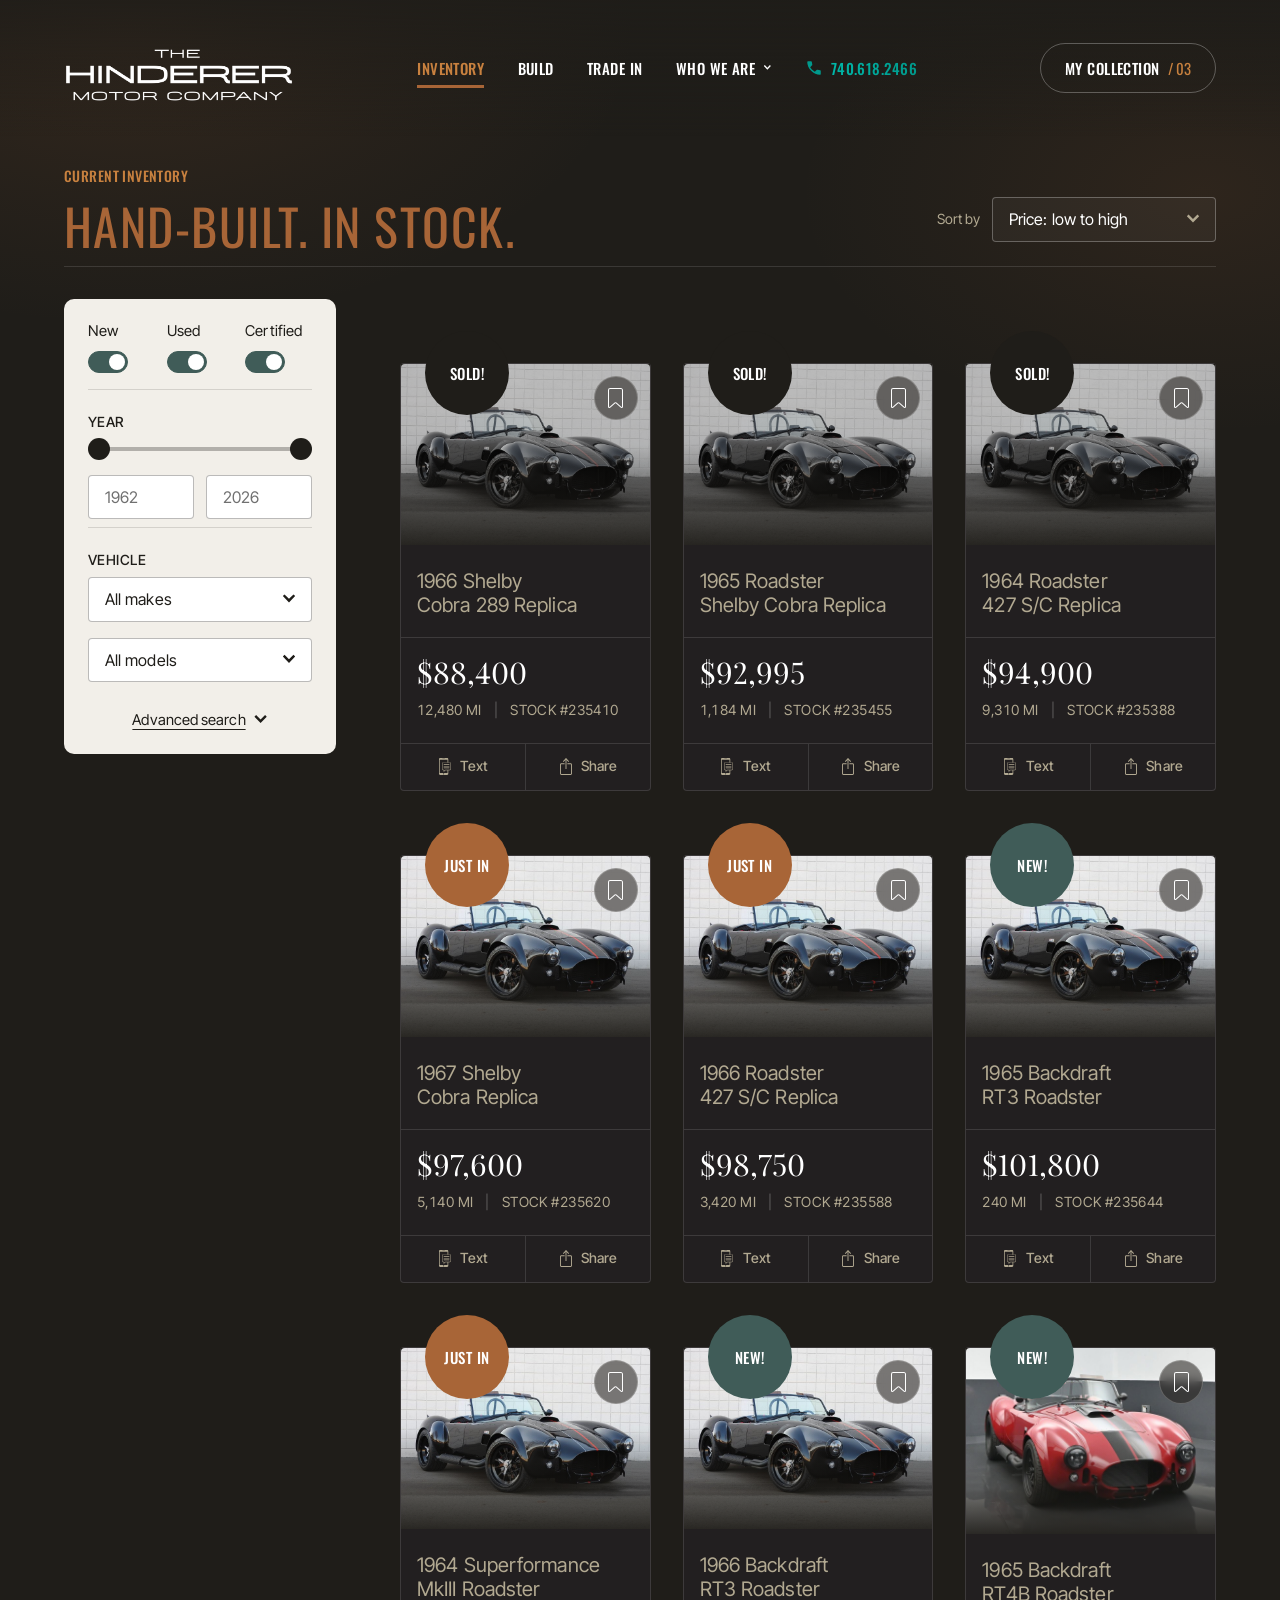
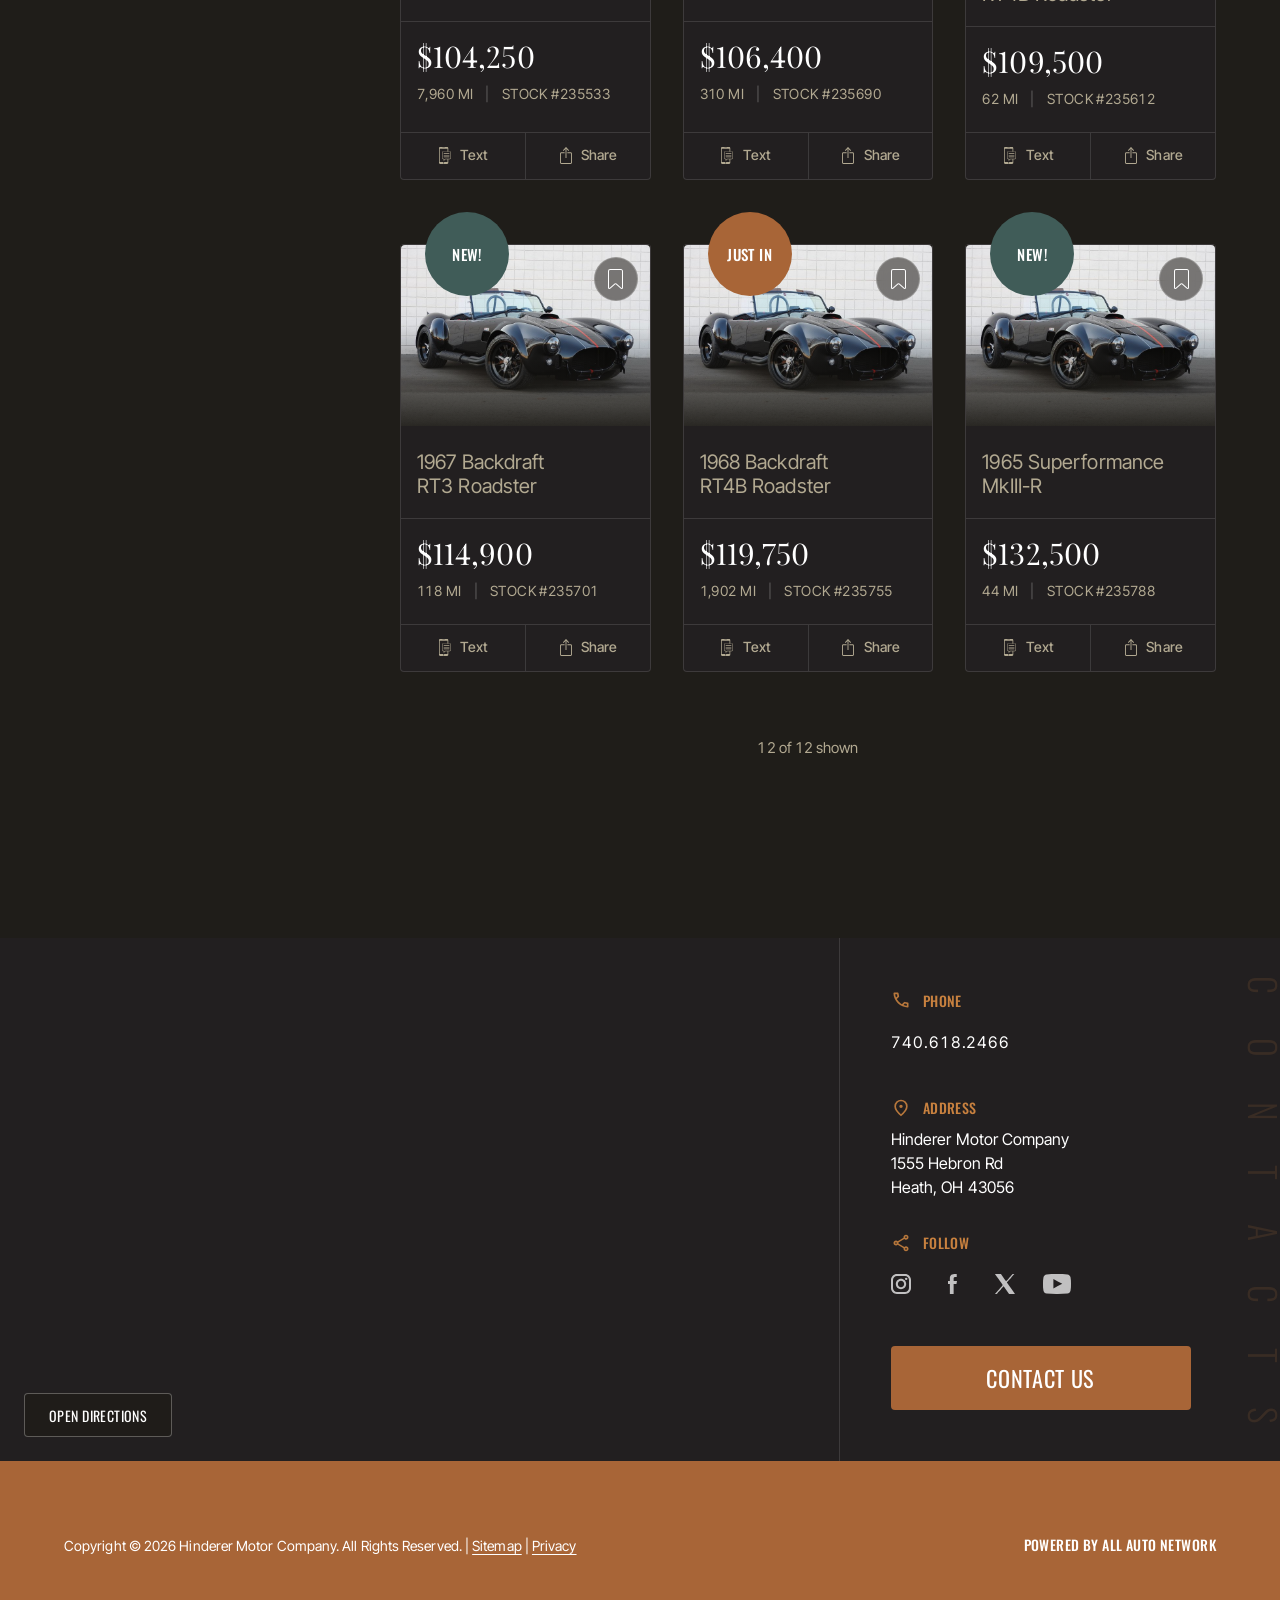
<file: inventory.html>
<!doctype html>
<html lang="en">
<head>
  <meta charset="utf-8">
  <meta name="viewport" content="width=device-width, initial-scale=1">

  <title>Inventory — Hinderer Motor Company</title>
  <meta name="description" content="Every hand-built roadster currently on the floor at Hinderer Motor Company in Heath, Ohio. Filter by condition, year, price, make and model.">
  <meta name="theme-color" content="#1f1d19">

  <link rel="icon" href="assets/img/logo-hinderer.png" sizes="any">
  <!-- No hero preload: this page has no hero. The first paint here is twelve
       card thumbnails, and they are lazy by design — preloading anything above
       them would only delay the one image the visitor actually scrolls to. -->

  <!-- Two voices: Oswald carries headline mass, Inter carries reading and
       data. Degular (licensed, not supplied) leads --font-display in
       tokens.css and takes over the moment its @font-face lands — no markup
       change required. -->
  <link rel="preconnect" href="https://fonts.googleapis.com">
  <link rel="preconnect" href="https://fonts.gstatic.com" crossorigin>
  <link href="https://fonts.googleapis.com/css2?family=Inter+Tight:wght@400;500;600&family=Oswald:wght@300;400;500;600&family=Playfair+Display:wght@400;500&display=swap" rel="stylesheet">

  <!-- The cascade, in the order it must load:
       tokens  → the values, and the only place a raw value is written
       system  → layout, rhythm, utilities (this replaced Bootstrap)
       main    → the components
       oswald  → the display-face layer, one link away from being removed -->
  <link rel="stylesheet" href="assets/css/tokens.css">
  <link rel="stylesheet" href="assets/css/system.css">
  <link rel="stylesheet" href="assets/css/main.css">
  <!-- The display face, kept as its own layer rather than folded into main.css:
       it is applied last and can be lifted out in one line if the face changes.
       Every new page loads these four, in this order. -->
  <link rel="stylesheet" href="assets/css/display-oswald.css">

  <!-- Marks that scripting is available, before first paint. Only then does
       the mobile nav collapse behind its toggle; without JS it renders as a
       stacked list and every destination stays reachable. -->
  <script>document.documentElement.className += " js";</script>
</head>

<body>
<a class="skip-link" href="#main">Skip to content</a>

<!-- =====================================================================
     SITE HEADER — shared across every page. Copy verbatim into new pages
     and change only the aria-current on the active nav item.
     ===================================================================== -->
<header class="site-header" id="siteHeader">
  <div class="wrap site-header__inner">

    <a class="brand" href="index.html" aria-label="Hinderer Motor Company — home">
      <img class="brand__mark" src="assets/img/logo-hinderer.png"
           alt="The Hinderer Motor Company — we love what moves you" width="272" height="94">
    </a>

    <button class="nav-toggle" type="button"
            aria-expanded="false" aria-controls="siteNav" data-nav-toggle>
      <span class="sr-only">Menu</span>
      <svg width="24" height="24" viewBox="0 0 24 24" fill="none" aria-hidden="true">
        <path d="M3 6h18M3 12h18M3 18h18" stroke="currentColor" stroke-width="2" stroke-linecap="round"/>
      </svg>
    </button>

    <nav class="site-nav" id="siteNav" aria-label="Primary">
      <ul class="site-nav__list">
        <li><a class="site-nav__link" href="inventory.html" aria-current="page">Inventory</a></li>
        <li><a class="site-nav__link" href="build.html">Build</a></li>
        <li><a class="site-nav__link" href="trade-in.html">Trade In</a></li>
        <!-- A disclosure, not a link: the destination the link used to have is
             the first item inside it, so nothing is lost. Closed state and open
             state are expressed ONLY through aria-expanded — the stylesheet
             reads it, the same one-source-of-truth the burger uses. -->
        <li class="site-nav__item--menu">
          <button class="site-nav__link site-nav__disclosure" type="button"
                  aria-expanded="false" aria-controls="navWho" data-nav-menu>
            Who We Are<span class="site-nav__caret" aria-hidden="true"></span>
          </button>
          <ul class="site-nav__submenu list-bare" id="navWho">
            <li><a class="site-nav__sublink" href="who_we_are_about.html">About</a></li>
            <li><a class="site-nav__sublink" href="who_we_are_team.html">Team</a></li>
            <li><a class="site-nav__sublink" href="who_we_are_contact.html">Contact</a></li>
          </ul>
        </li>
        <li><a class="site-nav__link site-nav__link--phone" href="tel:+17406182466">
          <svg class="site-nav__phone-icon" viewBox="0 -960 960 960" aria-hidden="true" focusable="false" width="18" height="18"><path fill="currentColor" d="M798-120q-125 0-247-54.5T329-329Q229-429 174.5-551T120-798q0-18 12-30t30-12h162q14 0 25 9.5t13 22.5l26 140q2 16-1 27t-11 19l-97 98q20 37 47.5 71.5T387-386q31 31 65 57.5t72 48.5l94-94q9-9 23.5-13.5T670-390l138 28q14 4 23 14.5t9 23.5v162q0 18-12 30t-30 12Z"/></svg>
          <span class="site-nav__phone-num">740.618.2466</span>
        </a></li>
      </ul>
    </nav>

    <a class="collection-pill" href="saved.html">
      <!-- The words drop out below 23.5rem, where holding them squeezed the logo
           to 51px. They stay in the DOM, so the link is still announced as
           "My Collection / 03" — the count is what is lost visually last. -->
      <span class="collection-pill__label">My Collection</span>
      <span class="num-tabular">/ <span data-saved-count>03</span></span>
    </a>

  </div>
</header>



<main id="main" class="lit-top">

  <!-- ===================================================================
       1 · PAGE HEAD
       The page states what it is before it states how many. A results page
       whose first mass is a filter panel has made the apparatus the subject.
       =================================================================== -->
  <section class="section section--below-header section--flush-bottom" aria-labelledby="srpTitle">
    <div class="wrap">
      <!-- Eyebrow and headline, and nothing else. A results page states what it
           is and then gets out of the way; the sub-line and the paragraph that
           were here pushed the first car most of a screen further down and said
           nothing the list does not say better by existing. -->
      <!-- Headline and sort on one line. The count that used to sit above the
           grid is gone: the pager under the list already states how many are
           shown, and a number nobody asked for was taking a whole row at the
           top of the page. Sort belongs beside the title because it is a
           statement about the whole list, not about the rows under it. -->
      <div class="srp-head">
        <div class="stack" data-scene>
          <p class="eyebrow" data-rise="left">Current inventory</p>
          <h1 class="section-title" id="srpTitle" data-rise="left">Hand-Built. In Stock.</h1>
        </div>
            <div class="srp-head__sort">
            <label class="field__label" for="sort">Sort by</label>
            <span class="select">
              <select class="control" id="sort" data-sort>
                <option value="price-asc">Price: low to high</option>
                <option value="price-desc">Price: high to low</option>
                <option value="year-desc">Year: newest first</option>
                <option value="miles-asc">Mileage: lowest first</option>
              </select>
            </span>
          </div>
      </div>
    </div>
  </section>


  <!-- ===================================================================
       2 · RESULTS
       The list is the subject; the facets are apparatus and stay subordinate
       to it in width, tone and mass.
       =================================================================== -->
  <!-- Tight top: the head and the list are one thought, not two chapters. At
       the full section interval the page opened with 128px of nothing between
       the sentence describing the inventory and the inventory itself. -->
  <section class="section section--tight-top" aria-labelledby="resultsTitle">
    <div class="wrap">
      <h2 class="sr-only" id="resultsTitle">Search results</h2>

      <div class="srp">

        <!-- A <details> so one column gets a real disclosure with no script;
             `open` is removed by main.js only on small viewports, so with JS
             off every filter is present and usable. -->
        <details class="facets srp__facets" id="facets" open>
          <summary>Filter<span class="sr-only"> the inventory</span></summary>

          <div class="facets__inner">
            <form data-facets>
              <fieldset class="facet bare">
                <legend class="facet__legend sr-only">Condition</legend>
                <div class="switch-row switch-row--inline">
                  <label class="switch">
                    <input type="checkbox" name="condition" value="new" checked data-facet="condition">
                    <span class="switch__track" aria-hidden="true"></span>
                    <span class="switch__label">New</span>
                  </label>
                  <label class="switch">
                    <input type="checkbox" name="condition" value="used" checked data-facet="condition">
                    <span class="switch__track" aria-hidden="true"></span>
                    <span class="switch__label">Used</span>
                  </label>
                  <label class="switch">
                    <input type="checkbox" name="condition" value="certified" checked data-facet="condition">
                    <span class="switch__track" aria-hidden="true"></span>
                    <span class="switch__label">Certified</span>
                  </label>
                </div>
              </fieldset>

              <fieldset class="facet bare">
                <legend class="facet__legend">Year</legend>
                <div class="range" data-range="year">
                  <label class="sr-only" for="yearMin">Earliest year</label>
                  <input id="yearMin" type="range" min="1962" max="2026" value="1962" step="1"
                         data-range-min data-target="yearFrom">
                  <label class="sr-only" for="yearMax">Latest year</label>
                  <input id="yearMax" type="range" min="1962" max="2026" value="2026" step="1"
                         data-range-max data-target="yearTo">
                </div>
                <div class="field-pair">
                  <div class="field">
                    <label class="field__label" for="yearFrom">From</label>
                    <input class="control" id="yearFrom" name="yearFrom" type="number"
                           inputmode="numeric" min="1962" max="2026" placeholder="1962">
                  </div>
                  <div class="field">
                    <label class="field__label" for="yearTo">To</label>
                    <input class="control" id="yearTo" name="yearTo" type="number"
                           inputmode="numeric" min="1962" max="2026" placeholder="2026">
                  </div>
                </div>
              </fieldset>


              <fieldset class="facet bare">
                <legend class="facet__legend">Vehicle</legend>
                <div class="field">
                  <label class="field__label" for="make">Make</label>
                  <span class="select">
                    <select class="control" id="make" name="make">
                      <option value="">All makes</option>
                      <option>Backdraft</option>
                      <option>Shelby</option>
                      <option>Superformance</option>
                    </select>
                  </span>
                </div>
                <div class="field">
                  <label class="field__label" for="model">Model</label>
                  <span class="select">
                    <select class="control" id="model" name="model">
                      <option value="">All models</option>
                      <option>RT3 Roadster</option>
                      <option>RT4B Roadster</option>
                      <option>427 S/C Replica</option>
                      <option>Cobra Replica</option>
                    </select>
                  </span>
                </div>
              </fieldset>

              <!-- No apply button. The filters take effect as they are set, so
                   a "Find your car" would be a control promising an action that
                   has already happened. Clear is the only action left, and it
                   appears only once there is something to clear. -->
              <button class="facets__clear" type="reset" data-facets-clear hidden>Clear all filters</button>
              <!-- A real disclosure, not a link to nowhere. Everything inside
                   filters data the cards actually carry — price, mileage and the
                   availability badge — so opening it changes the result rather
                   than showing more controls that do not. -->
              <details class="advanced" id="advanced">
                <summary class="facets__advanced"><span>Advanced search</span></summary>

                <fieldset class="facet bare">
                  <legend class="facet__legend">Price</legend>
                  <div class="range" data-range="price">
                    <label class="sr-only" for="priceMin">Lowest price</label>
                    <input id="priceMin" type="range" min="80000" max="140000" value="80000" step="1000"
                           data-range-min data-target="priceFrom">
                    <label class="sr-only" for="priceMax">Highest price</label>
                    <input id="priceMax" type="range" min="80000" max="140000" value="140000" step="1000"
                           data-range-max data-target="priceTo">
                  </div>
                  <div class="field-pair">
                    <div class="field">
                      <label class="field__label" for="priceFrom">From</label>
                      <input class="control" id="priceFrom" name="priceFrom" type="number"
                             inputmode="numeric" step="1000" placeholder="80,000">
                    </div>
                    <div class="field">
                      <label class="field__label" for="priceTo">To</label>
                      <input class="control" id="priceTo" name="priceTo" type="number"
                             inputmode="numeric" step="1000" placeholder="140,000">
                    </div>
                  </div>
                </fieldset>

                <fieldset class="facet bare">
                  <legend class="facet__legend">Mileage</legend>
                  <div class="field">
                    <label class="field__label" for="milesTo">No more than</label>
                    <span class="select">
                      <select class="control" id="milesTo" name="milesTo">
                        <option value="">Any mileage</option>
                        <option value="500">500 miles</option>
                        <option value="2500">2,500 miles</option>
                        <option value="5000">5,000 miles</option>
                        <option value="10000">10,000 miles</option>
                      </select>
                    </span>
                  </div>
                </fieldset>

                <fieldset class="facet bare">
                  <legend class="facet__legend">Availability</legend>
                  <!-- ONE switch, not three. The panel opens with New / Used /
                       Certified, and a second row of three switches down here
                       read as the same question asked twice — both were about
                       how new the car is. What a buyer actually wants from this
                       facet is to stop being shown cars they cannot have. -->
                  <label class="switch switch--single">
                    <input type="checkbox" name="hideSold" value="1" data-facet="hide-sold">
                    <span class="switch__track" aria-hidden="true"></span>
                    <span class="switch__label">Hide sold vehicles</span>
                  </label>
                </fieldset>
              </details>
            </form>
          </div>
        </details>

        <div class="srp__results">


          <ul class="results list-bare" data-results>
            <li class="vehicle vehicle--new" data-status="new"
                data-condition="new" data-price="109500" data-year="1965" data-make="Backdraft" data-model="RT4B Roadster" data-miles="62">
              <div class="vehicle__media">
                <img src="assets/img/vehicle-1.jpg" alt="1965 Backdraft RT4B Roadster" width="381" height="278" loading="lazy">
                <p class="vehicle__status">New!</p>
                <button class="vehicle__save" type="button" aria-pressed="false">
                  <span class="sr-only">Save this vehicle</span>
                  <span class="vehicle__save-icon" aria-hidden="true"></span>
                </button>
              </div>
              <div class="vehicle__body">
                <h3 class="vehicle__title"><a href="vehicle.html">1965 Backdraft RT4B Roadster</a></h3>
                <p class="vehicle__price">$109,500</p>
                <p class="vehicle__meta">
                  <span class="num-tabular">62 mi</span>
                  <span class="vehicle__meta-sep" aria-hidden="true">|</span>
                  <span class="num-tabular">Stock #235612</span>
                </p>
                <div class="vehicle__actions">
                  <a class="btn-card" href="sms:+17406182466">
                    <span class="btn-card__icon btn-card__icon--text" aria-hidden="true"></span>Text
                  </a>
                  <button class="btn-card" type="button">
                    <span class="btn-card__icon btn-card__icon--share" aria-hidden="true"></span>Share
                  </button>
                </div>
              </div>
            </li>
            <li class="vehicle vehicle--just" data-status="just"
                data-condition="certified" data-price="98750" data-year="1966" data-make="Roadster" data-model="427 S/C Replica" data-miles="3420">
              <div class="vehicle__media">
                <img src="assets/img/inventory-1.jpg" alt="1966 Roadster 427 S/C Replica" width="381" height="278" loading="lazy">
                <p class="vehicle__status">Just in</p>
                <button class="vehicle__save" type="button" aria-pressed="false">
                  <span class="sr-only">Save this vehicle</span>
                  <span class="vehicle__save-icon" aria-hidden="true"></span>
                </button>
              </div>
              <div class="vehicle__body">
                <h3 class="vehicle__title"><a href="vehicle.html">1966 Roadster 427 S/C Replica</a></h3>
                <p class="vehicle__price">$98,750</p>
                <p class="vehicle__meta">
                  <span class="num-tabular">3,420 mi</span>
                  <span class="vehicle__meta-sep" aria-hidden="true">|</span>
                  <span class="num-tabular">Stock #235588</span>
                </p>
                <div class="vehicle__actions">
                  <a class="btn-card" href="sms:+17406182466">
                    <span class="btn-card__icon btn-card__icon--text" aria-hidden="true"></span>Text
                  </a>
                  <button class="btn-card" type="button">
                    <span class="btn-card__icon btn-card__icon--share" aria-hidden="true"></span>Share
                  </button>
                </div>
              </div>
            </li>
            <li class="vehicle vehicle--sold" data-status="sold"
                data-condition="used" data-price="92995" data-year="1965" data-make="Shelby" data-model="Cobra Replica" data-miles="1184">
              <div class="vehicle__media">
                <img src="assets/img/inventory-1.jpg" alt="1965 Roadster Shelby Cobra Replica" width="381" height="278" loading="lazy">
                <p class="vehicle__status">Sold!</p>
                <button class="vehicle__save" type="button" aria-pressed="false">
                  <span class="sr-only">Save this vehicle</span>
                  <span class="vehicle__save-icon" aria-hidden="true"></span>
                </button>
              </div>
              <div class="vehicle__body">
                <h3 class="vehicle__title"><a href="vehicle.html">1965 Roadster Shelby Cobra Replica</a></h3>
                <p class="vehicle__price">$92,995</p>
                <p class="vehicle__meta">
                  <span class="num-tabular">1,184 mi</span>
                  <span class="vehicle__meta-sep" aria-hidden="true">|</span>
                  <span class="num-tabular">Stock #235455</span>
                </p>
                <div class="vehicle__actions">
                  <a class="btn-card" href="sms:+17406182466">
                    <span class="btn-card__icon btn-card__icon--text" aria-hidden="true"></span>Text
                  </a>
                  <button class="btn-card" type="button">
                    <span class="btn-card__icon btn-card__icon--share" aria-hidden="true"></span>Share
                  </button>
                </div>
              </div>
            </li>
            <li class="vehicle vehicle--new" data-status="new"
                data-condition="new" data-price="114900" data-year="1967" data-make="Backdraft" data-model="RT3 Roadster" data-miles="118">
              <div class="vehicle__media">
                <img src="assets/img/inventory-1.jpg" alt="1967 Backdraft RT3 Roadster" width="381" height="278" loading="lazy">
                <p class="vehicle__status">New!</p>
                <button class="vehicle__save" type="button" aria-pressed="false">
                  <span class="sr-only">Save this vehicle</span>
                  <span class="vehicle__save-icon" aria-hidden="true"></span>
                </button>
              </div>
              <div class="vehicle__body">
                <h3 class="vehicle__title"><a href="vehicle.html">1967 Backdraft RT3 Roadster</a></h3>
                <p class="vehicle__price">$114,900</p>
                <p class="vehicle__meta">
                  <span class="num-tabular">118 mi</span>
                  <span class="vehicle__meta-sep" aria-hidden="true">|</span>
                  <span class="num-tabular">Stock #235701</span>
                </p>
                <div class="vehicle__actions">
                  <a class="btn-card" href="sms:+17406182466">
                    <span class="btn-card__icon btn-card__icon--text" aria-hidden="true"></span>Text
                  </a>
                  <button class="btn-card" type="button">
                    <span class="btn-card__icon btn-card__icon--share" aria-hidden="true"></span>Share
                  </button>
                </div>
              </div>
            </li>
            <li class="vehicle vehicle--just" data-status="just"
                data-condition="used" data-price="104250" data-year="1964" data-make="Superformance" data-model="MkIII Roadster" data-miles="7960">
              <div class="vehicle__media">
                <img src="assets/img/inventory-1.jpg" alt="1964 Superformance MkIII Roadster" width="381" height="278" loading="lazy">
                <p class="vehicle__status">Just in</p>
                <button class="vehicle__save" type="button" aria-pressed="false">
                  <span class="sr-only">Save this vehicle</span>
                  <span class="vehicle__save-icon" aria-hidden="true"></span>
                </button>
              </div>
              <div class="vehicle__body">
                <h3 class="vehicle__title"><a href="vehicle.html">1964 Superformance MkIII Roadster</a></h3>
                <p class="vehicle__price">$104,250</p>
                <p class="vehicle__meta">
                  <span class="num-tabular">7,960 mi</span>
                  <span class="vehicle__meta-sep" aria-hidden="true">|</span>
                  <span class="num-tabular">Stock #235533</span>
                </p>
                <div class="vehicle__actions">
                  <a class="btn-card" href="sms:+17406182466">
                    <span class="btn-card__icon btn-card__icon--text" aria-hidden="true"></span>Text
                  </a>
                  <button class="btn-card" type="button">
                    <span class="btn-card__icon btn-card__icon--share" aria-hidden="true"></span>Share
                  </button>
                </div>
              </div>
            </li>
            <li class="vehicle vehicle--new" data-status="new"
                data-condition="new" data-price="101800" data-year="1965" data-make="Backdraft" data-model="RT3 Roadster" data-miles="240">
              <div class="vehicle__media">
                <img src="assets/img/inventory-1.jpg" alt="1965 Backdraft RT3 Roadster" width="381" height="278" loading="lazy">
                <p class="vehicle__status">New!</p>
                <button class="vehicle__save" type="button" aria-pressed="false">
                  <span class="sr-only">Save this vehicle</span>
                  <span class="vehicle__save-icon" aria-hidden="true"></span>
                </button>
              </div>
              <div class="vehicle__body">
                <h3 class="vehicle__title"><a href="vehicle.html">1965 Backdraft RT3 Roadster</a></h3>
                <p class="vehicle__price">$101,800</p>
                <p class="vehicle__meta">
                  <span class="num-tabular">240 mi</span>
                  <span class="vehicle__meta-sep" aria-hidden="true">|</span>
                  <span class="num-tabular">Stock #235644</span>
                </p>
                <div class="vehicle__actions">
                  <a class="btn-card" href="sms:+17406182466">
                    <span class="btn-card__icon btn-card__icon--text" aria-hidden="true"></span>Text
                  </a>
                  <button class="btn-card" type="button">
                    <span class="btn-card__icon btn-card__icon--share" aria-hidden="true"></span>Share
                  </button>
                </div>
              </div>
            </li>
            <li class="vehicle vehicle--sold" data-status="sold"
                data-condition="used" data-price="88400" data-year="1966" data-make="Shelby" data-model="Cobra Replica" data-miles="12480">
              <div class="vehicle__media">
                <img src="assets/img/inventory-1.jpg" alt="1966 Shelby Cobra 289 Replica" width="381" height="278" loading="lazy">
                <p class="vehicle__status">Sold!</p>
                <button class="vehicle__save" type="button" aria-pressed="false">
                  <span class="sr-only">Save this vehicle</span>
                  <span class="vehicle__save-icon" aria-hidden="true"></span>
                </button>
              </div>
              <div class="vehicle__body">
                <h3 class="vehicle__title"><a href="vehicle.html">1966 Shelby Cobra 289 Replica</a></h3>
                <p class="vehicle__price">$88,400</p>
                <p class="vehicle__meta">
                  <span class="num-tabular">12,480 mi</span>
                  <span class="vehicle__meta-sep" aria-hidden="true">|</span>
                  <span class="num-tabular">Stock #235410</span>
                </p>
                <div class="vehicle__actions">
                  <a class="btn-card" href="sms:+17406182466">
                    <span class="btn-card__icon btn-card__icon--text" aria-hidden="true"></span>Text
                  </a>
                  <button class="btn-card" type="button">
                    <span class="btn-card__icon btn-card__icon--share" aria-hidden="true"></span>Share
                  </button>
                </div>
              </div>
            </li>
            <li class="vehicle vehicle--just" data-status="just"
                data-condition="certified" data-price="119750" data-year="1968" data-make="Backdraft" data-model="RT4B Roadster" data-miles="1902">
              <div class="vehicle__media">
                <img src="assets/img/inventory-1.jpg" alt="1968 Backdraft RT4B Roadster" width="381" height="278" loading="lazy">
                <p class="vehicle__status">Just in</p>
                <button class="vehicle__save" type="button" aria-pressed="false">
                  <span class="sr-only">Save this vehicle</span>
                  <span class="vehicle__save-icon" aria-hidden="true"></span>
                </button>
              </div>
              <div class="vehicle__body">
                <h3 class="vehicle__title"><a href="vehicle.html">1968 Backdraft RT4B Roadster</a></h3>
                <p class="vehicle__price">$119,750</p>
                <p class="vehicle__meta">
                  <span class="num-tabular">1,902 mi</span>
                  <span class="vehicle__meta-sep" aria-hidden="true">|</span>
                  <span class="num-tabular">Stock #235755</span>
                </p>
                <div class="vehicle__actions">
                  <a class="btn-card" href="sms:+17406182466">
                    <span class="btn-card__icon btn-card__icon--text" aria-hidden="true"></span>Text
                  </a>
                  <button class="btn-card" type="button">
                    <span class="btn-card__icon btn-card__icon--share" aria-hidden="true"></span>Share
                  </button>
                </div>
              </div>
            </li>
            <li class="vehicle vehicle--new" data-status="new"
                data-condition="new" data-price="132500" data-year="1965" data-make="Superformance" data-model="MkIII-R" data-miles="44">
              <div class="vehicle__media">
                <img src="assets/img/inventory-1.jpg" alt="1965 Superformance MkIII-R" width="381" height="278" loading="lazy">
                <p class="vehicle__status">New!</p>
                <button class="vehicle__save" type="button" aria-pressed="false">
                  <span class="sr-only">Save this vehicle</span>
                  <span class="vehicle__save-icon" aria-hidden="true"></span>
                </button>
              </div>
              <div class="vehicle__body">
                <h3 class="vehicle__title"><a href="vehicle.html">1965 Superformance MkIII-R</a></h3>
                <p class="vehicle__price">$132,500</p>
                <p class="vehicle__meta">
                  <span class="num-tabular">44 mi</span>
                  <span class="vehicle__meta-sep" aria-hidden="true">|</span>
                  <span class="num-tabular">Stock #235788</span>
                </p>
                <div class="vehicle__actions">
                  <a class="btn-card" href="sms:+17406182466">
                    <span class="btn-card__icon btn-card__icon--text" aria-hidden="true"></span>Text
                  </a>
                  <button class="btn-card" type="button">
                    <span class="btn-card__icon btn-card__icon--share" aria-hidden="true"></span>Share
                  </button>
                </div>
              </div>
            </li>
            <li class="vehicle vehicle--sold" data-status="sold"
                data-condition="used" data-price="94900" data-year="1964" data-make="Roadster" data-model="427 S/C Replica" data-miles="9310">
              <div class="vehicle__media">
                <img src="assets/img/inventory-1.jpg" alt="1964 Roadster 427 S/C Replica" width="381" height="278" loading="lazy">
                <p class="vehicle__status">Sold!</p>
                <button class="vehicle__save" type="button" aria-pressed="false">
                  <span class="sr-only">Save this vehicle</span>
                  <span class="vehicle__save-icon" aria-hidden="true"></span>
                </button>
              </div>
              <div class="vehicle__body">
                <h3 class="vehicle__title"><a href="vehicle.html">1964 Roadster 427 S/C Replica</a></h3>
                <p class="vehicle__price">$94,900</p>
                <p class="vehicle__meta">
                  <span class="num-tabular">9,310 mi</span>
                  <span class="vehicle__meta-sep" aria-hidden="true">|</span>
                  <span class="num-tabular">Stock #235388</span>
                </p>
                <div class="vehicle__actions">
                  <a class="btn-card" href="sms:+17406182466">
                    <span class="btn-card__icon btn-card__icon--text" aria-hidden="true"></span>Text
                  </a>
                  <button class="btn-card" type="button">
                    <span class="btn-card__icon btn-card__icon--share" aria-hidden="true"></span>Share
                  </button>
                </div>
              </div>
            </li>
            <li class="vehicle vehicle--just" data-status="just"
                data-condition="certified" data-price="97600" data-year="1967" data-make="Shelby" data-model="Cobra Replica" data-miles="5140">
              <div class="vehicle__media">
                <img src="assets/img/inventory-1.jpg" alt="1967 Shelby Cobra Replica" width="381" height="278" loading="lazy">
                <p class="vehicle__status">Just in</p>
                <button class="vehicle__save" type="button" aria-pressed="false">
                  <span class="sr-only">Save this vehicle</span>
                  <span class="vehicle__save-icon" aria-hidden="true"></span>
                </button>
              </div>
              <div class="vehicle__body">
                <h3 class="vehicle__title"><a href="vehicle.html">1967 Shelby Cobra Replica</a></h3>
                <p class="vehicle__price">$97,600</p>
                <p class="vehicle__meta">
                  <span class="num-tabular">5,140 mi</span>
                  <span class="vehicle__meta-sep" aria-hidden="true">|</span>
                  <span class="num-tabular">Stock #235620</span>
                </p>
                <div class="vehicle__actions">
                  <a class="btn-card" href="sms:+17406182466">
                    <span class="btn-card__icon btn-card__icon--text" aria-hidden="true"></span>Text
                  </a>
                  <button class="btn-card" type="button">
                    <span class="btn-card__icon btn-card__icon--share" aria-hidden="true"></span>Share
                  </button>
                </div>
              </div>
            </li>
            <li class="vehicle vehicle--new" data-status="new"
                data-condition="new" data-price="106400" data-year="1966" data-make="Backdraft" data-model="RT3 Roadster" data-miles="310">
              <div class="vehicle__media">
                <img src="assets/img/inventory-1.jpg" alt="1966 Backdraft RT3 Roadster" width="381" height="278" loading="lazy">
                <p class="vehicle__status">New!</p>
                <button class="vehicle__save" type="button" aria-pressed="false">
                  <span class="sr-only">Save this vehicle</span>
                  <span class="vehicle__save-icon" aria-hidden="true"></span>
                </button>
              </div>
              <div class="vehicle__body">
                <h3 class="vehicle__title"><a href="vehicle.html">1966 Backdraft RT3 Roadster</a></h3>
                <p class="vehicle__price">$106,400</p>
                <p class="vehicle__meta">
                  <span class="num-tabular">310 mi</span>
                  <span class="vehicle__meta-sep" aria-hidden="true">|</span>
                  <span class="num-tabular">Stock #235690</span>
                </p>
                <div class="vehicle__actions">
                  <a class="btn-card" href="sms:+17406182466">
                    <span class="btn-card__icon btn-card__icon--text" aria-hidden="true"></span>Text
                  </a>
                  <button class="btn-card" type="button">
                    <span class="btn-card__icon btn-card__icon--share" aria-hidden="true"></span>Share
                  </button>
                </div>
              </div>
            </li>
          </ul>

          <!-- Shown by main.js when a filter leaves nothing. Never rendered
               empty: a results page that goes silently blank reads as broken. -->
          <div class="results-empty" data-results-empty hidden>
            <p class="results-empty__title">Nothing matches that</p>
            <p class="results-empty__body">No car on the floor fits every filter at once. Widen the
              year or price range, or clear the filters and start from the whole lot.</p>
            <button class="btn-hmc btn-hmc--secondary btn-hmc--centred" type="button" data-facets-clear>Clear all filters</button>
          </div>

          <div class="pager">
            <p class="pager__state"><span class="num-tabular">12</span> of <span class="num-tabular">12</span> shown</p>
          </div>

        </div>
      </div>
    </div>
  </section>


  <!-- ===================================================================
       10 · CONTACT
       =================================================================== -->
  <!-- Full-bleed by construction: the map is a place, and a place cropped into
       a content column reads as a picture of a place. The panel beside it is the
       only large warm field on the page, which is what makes the page resolve
       here instead of trailing off. -->
  <section class="contact" id="contact" aria-labelledby="contactTitle">
    <div class="contact__map">
      <iframe class="contact__map__frame"
              title="Map showing Hinderer Motor Company at 1555 Hebron Rd, Heath, Ohio"
              src="https://www.openstreetmap.org/export/embed.html?bbox=-82.4590%2C40.0215%2C-82.4190%2C40.0435&amp;layer=mapnik&amp;marker=40.0325%2C-82.4390"
              loading="lazy" referrerpolicy="no-referrer-when-downgrade"></iframe>
      <!-- The interactive frame cannot be a link, so the route to full
           directions is stated separately and stays keyboard reachable. -->
      <a class="contact__map__link"
         href="https://www.openstreetmap.org/?mlat=40.0325&amp;mlon=-82.4390#map=15/40.0325/-82.4390"
         target="_blank" rel="noopener">
        Open directions
        <span class="sr-only">— 1555 Hebron Rd, Heath, Ohio, opens in a new tab</span>
      </a>
    </div>

    <div class="contact__panel">
      <!-- Decorative: the word is already the section's heading for a reader
           that cannot see it. -->
      <span class="contact__spine" aria-hidden="true"><span>C</span><span>O</span><span>N</span><span>T</span><span>A</span><span>C</span><span>T</span><span>S</span></span>

      <div class="contact__body">
        <h2 class="sr-only" id="contactTitle">Contact Hinderer Motor Company</h2>

        <div class="contact__item">
          <p class="contact__label">
            <svg class="contact__icon" viewBox="0 -960 960 960" aria-hidden="true" focusable="false" width="20" height="20"><path fill="currentColor" d="M798-120q-125 0-247-54.5T329-329Q229-429 174.5-551T120-798q0-18 12-30t30-12h162q14 0 25 9.5t13 22.5l26 140q2 16-1 27t-11 19l-97 98q20 37 47.5 71.5T387-386q31 31 65 57.5t72 48.5l94-94q9-9 23.5-13.5T670-390l138 28q14 4 23 14.5t9 23.5v162q0 18-12 30t-30 12ZM241-600l66-66-17-94h-89q5 41 14 81t26 79Zm358 358q39 17 79.5 27t81.5 13v-88l-94-19-67 67ZM241-600Zm358 358Z"/></svg>
            Phone
          </p>
          <p class="contact__value">
            <a class="num-tabular" href="tel:+17406182466">740.618.2466</a>
          </p>
        </div>

        <div class="contact__item">
          <p class="contact__label">
            <svg class="contact__icon" viewBox="0 -960 960 960" aria-hidden="true" focusable="false" width="20" height="20"><path fill="currentColor" d="M480-480q33 0 56.5-23.5T560-560q0-33-23.5-56.5T480-640q-33 0-56.5 23.5T400-560q0 33 23.5 56.5T480-480Zm0 294q122-112 181-203.5T720-552q0-109-69.5-178.5T480-800q-101 0-170.5 69.5T240-552q0 71 59 162.5T480-186Zm0 106Q319-217 239.5-334.5T160-552q0-150 96.5-239T480-880q127 0 223.5 89T800-552q0 100-79.5 217.5T480-80Zm0-480Z"/></svg>
            Address
          </p>
          <address class="contact__value">
            Hinderer Motor Company<br>
            1555 Hebron Rd<br>
            Heath, OH 43056
          </address>
        </div>

        <div class="contact__item">
          <p class="contact__label">
            <svg class="contact__icon" viewBox="0 -960 960 960" aria-hidden="true" focusable="false" width="20" height="20"><path fill="currentColor" d="M720-80q-50 0-85-35t-35-85q0-7 1-14.5t3-13.5L322-392q-17 15-38 23.5t-44 8.5q-50 0-85-35t-35-85q0-50 35-85t85-35q23 0 44 8.5t38 23.5l282-164q-2-6-3-13.5t-1-14.5q0-50 35-85t85-35q50 0 85 35t35 85q0 50-35 85t-85 35q-23 0-44-8.5T638-672L356-508q2 6 3 13.5t1 14.5q0 7-1 14.5t-3 13.5l282 164q17-15 38-23.5t44-8.5q50 0 85 35t35 85q0 50-35 85t-85 35Zm0-640q17 0 28.5-11.5T760-760q0-17-11.5-28.5T720-800q-17 0-28.5 11.5T680-760q0 17 11.5 28.5T720-720ZM240-440q17 0 28.5-11.5T280-480q0-17-11.5-28.5T240-520q-17 0-28.5 11.5T200-480q0 17 11.5 28.5T240-440Zm480 280q17 0 28.5-11.5T760-200q0-17-11.5-28.5T720-240q-17 0-28.5 11.5T680-200q0 17 11.5 28.5T720-160Zm0-600ZM240-480Zm480 280Z"/></svg>
            Follow
          </p>
          <ul class="social contact__value">
            <li><a href="#" aria-label="Hinderer Motor Company on Instagram"><img src="assets/icons/social-instagram.svg" alt="" aria-hidden="true" width="21" height="21"></a></li>
            <li><a href="#" aria-label="Hinderer Motor Company on Facebook"><img src="assets/icons/social-facebook.svg" alt="" aria-hidden="true" width="21" height="21"></a></li>
            <li><a href="#" aria-label="Hinderer Motor Company on X"><img src="assets/icons/social-x.svg" alt="" aria-hidden="true" width="21" height="21"></a></li>
            <li><a href="#" aria-label="Hinderer Motor Company on YouTube"><img src="assets/icons/social-youtube.svg" alt="" aria-hidden="true" width="21" height="21"></a></li>
          </ul>
        </div>

        <a class="btn-hmc btn-hmc--primary btn-hmc--centred btn-hmc--wide contact__cta" href="who_we_are_contact.html">Contact Us</a>
      </div>
    </div>
  </section>

</main>


<!-- =====================================================================
     SITE FOOTER — shared across every page.
     ===================================================================== -->
<footer class="site-footer">
  <div class="wrap site-footer__inner">
    <p class="site-footer__legal">
      Copyright © <span data-current-year>2024</span> Hinderer Motor Company. All Rights Reserved. |
      <a href="sitemap.html">Sitemap</a> | <a href="privacy.html">Privacy</a>
    </p>
    <p class="site-footer__credit">Powered By All Auto Network</p>
  </div>
</footer>


<!-- Video lightbox — only opened by a control that really has a video -->
<dialog class="dialog" id="videoModal" aria-labelledby="videoModalTitle">
  <div class="dialog__head">
    <h2 class="dialog__title" id="videoModalTitle">Video</h2>
    <button type="button" class="dialog__close" data-dialog-close aria-label="Close video">
      <svg viewBox="0 0 24 24" fill="none" aria-hidden="true">
        <path d="M6 6l12 12M18 6L6 18" stroke="currentColor" stroke-width="2" stroke-linecap="round"/>
      </svg>
    </button>
  </div>
  <div class="dialog__body">
    <video id="videoModalPlayer" controls playsinline></video>
  </div>
</dialog>

<script src="assets/js/main.js"></script>
</body>
</html>
</file>
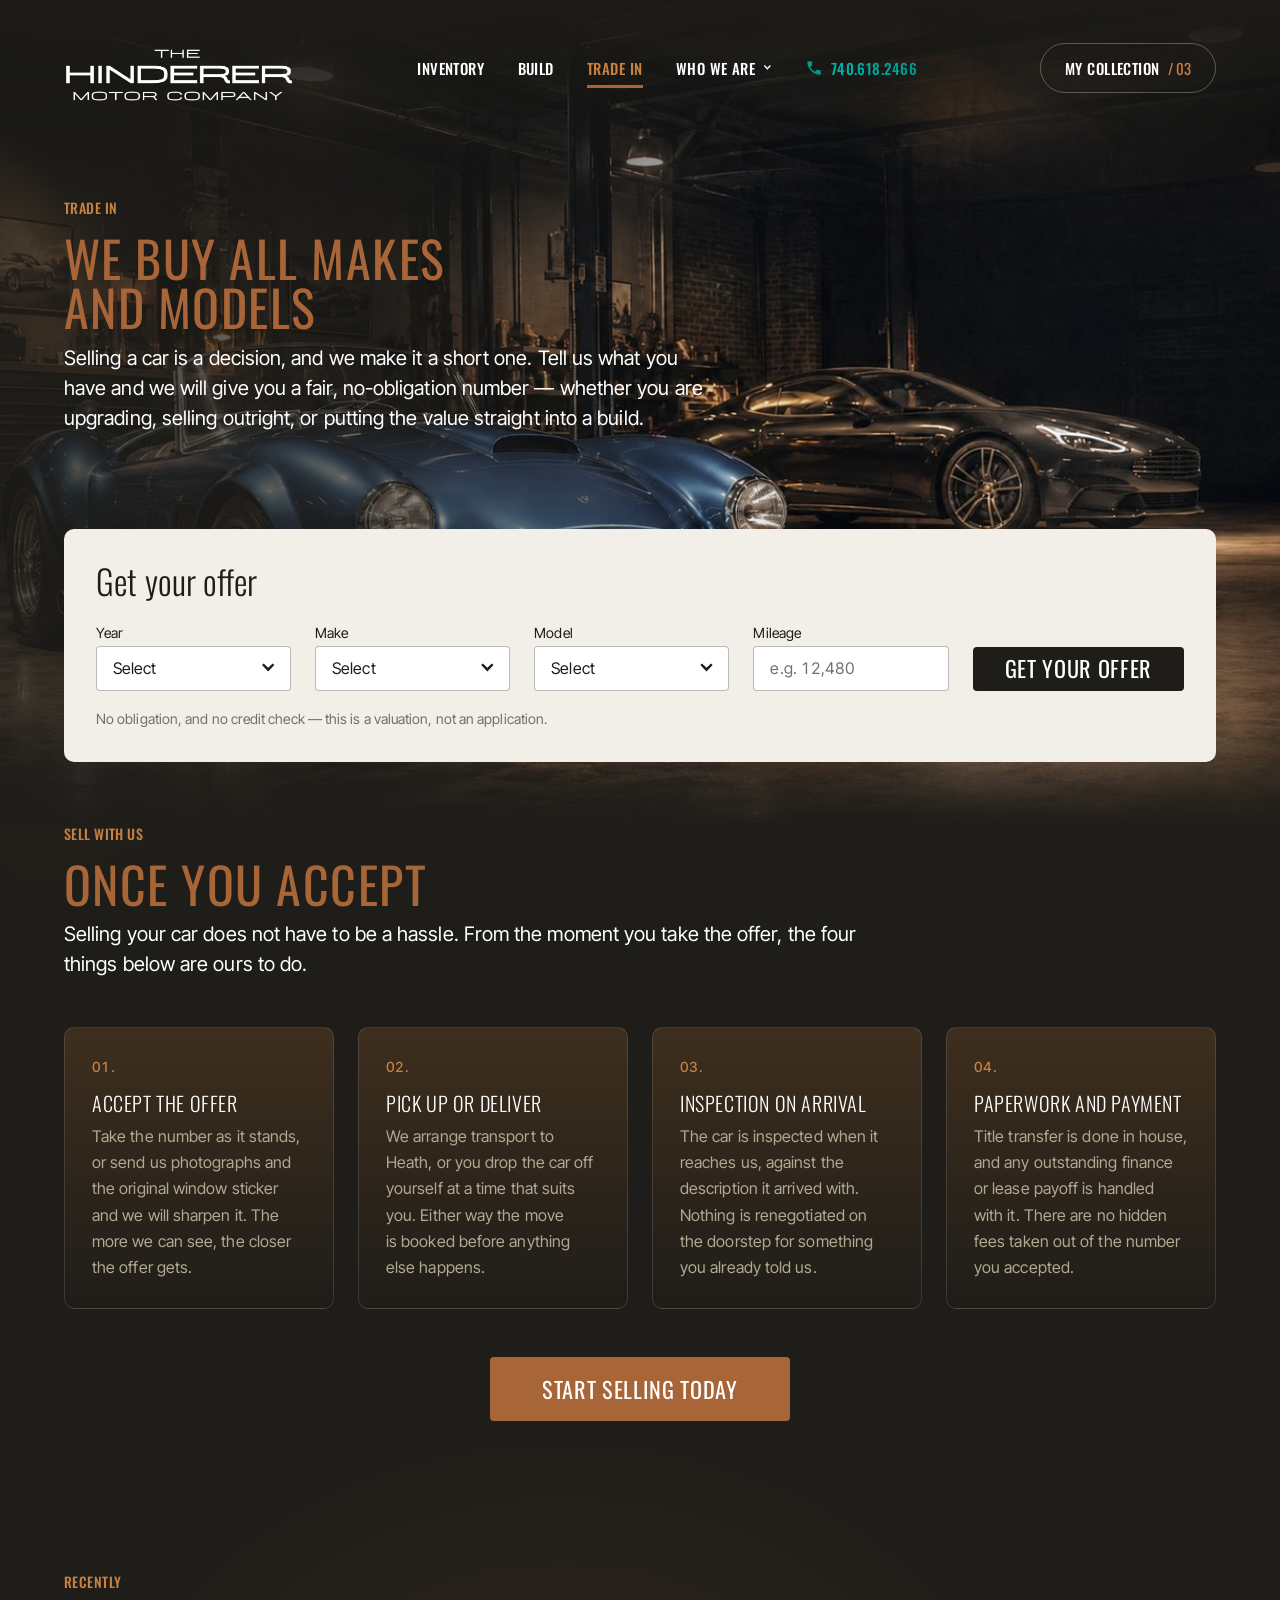
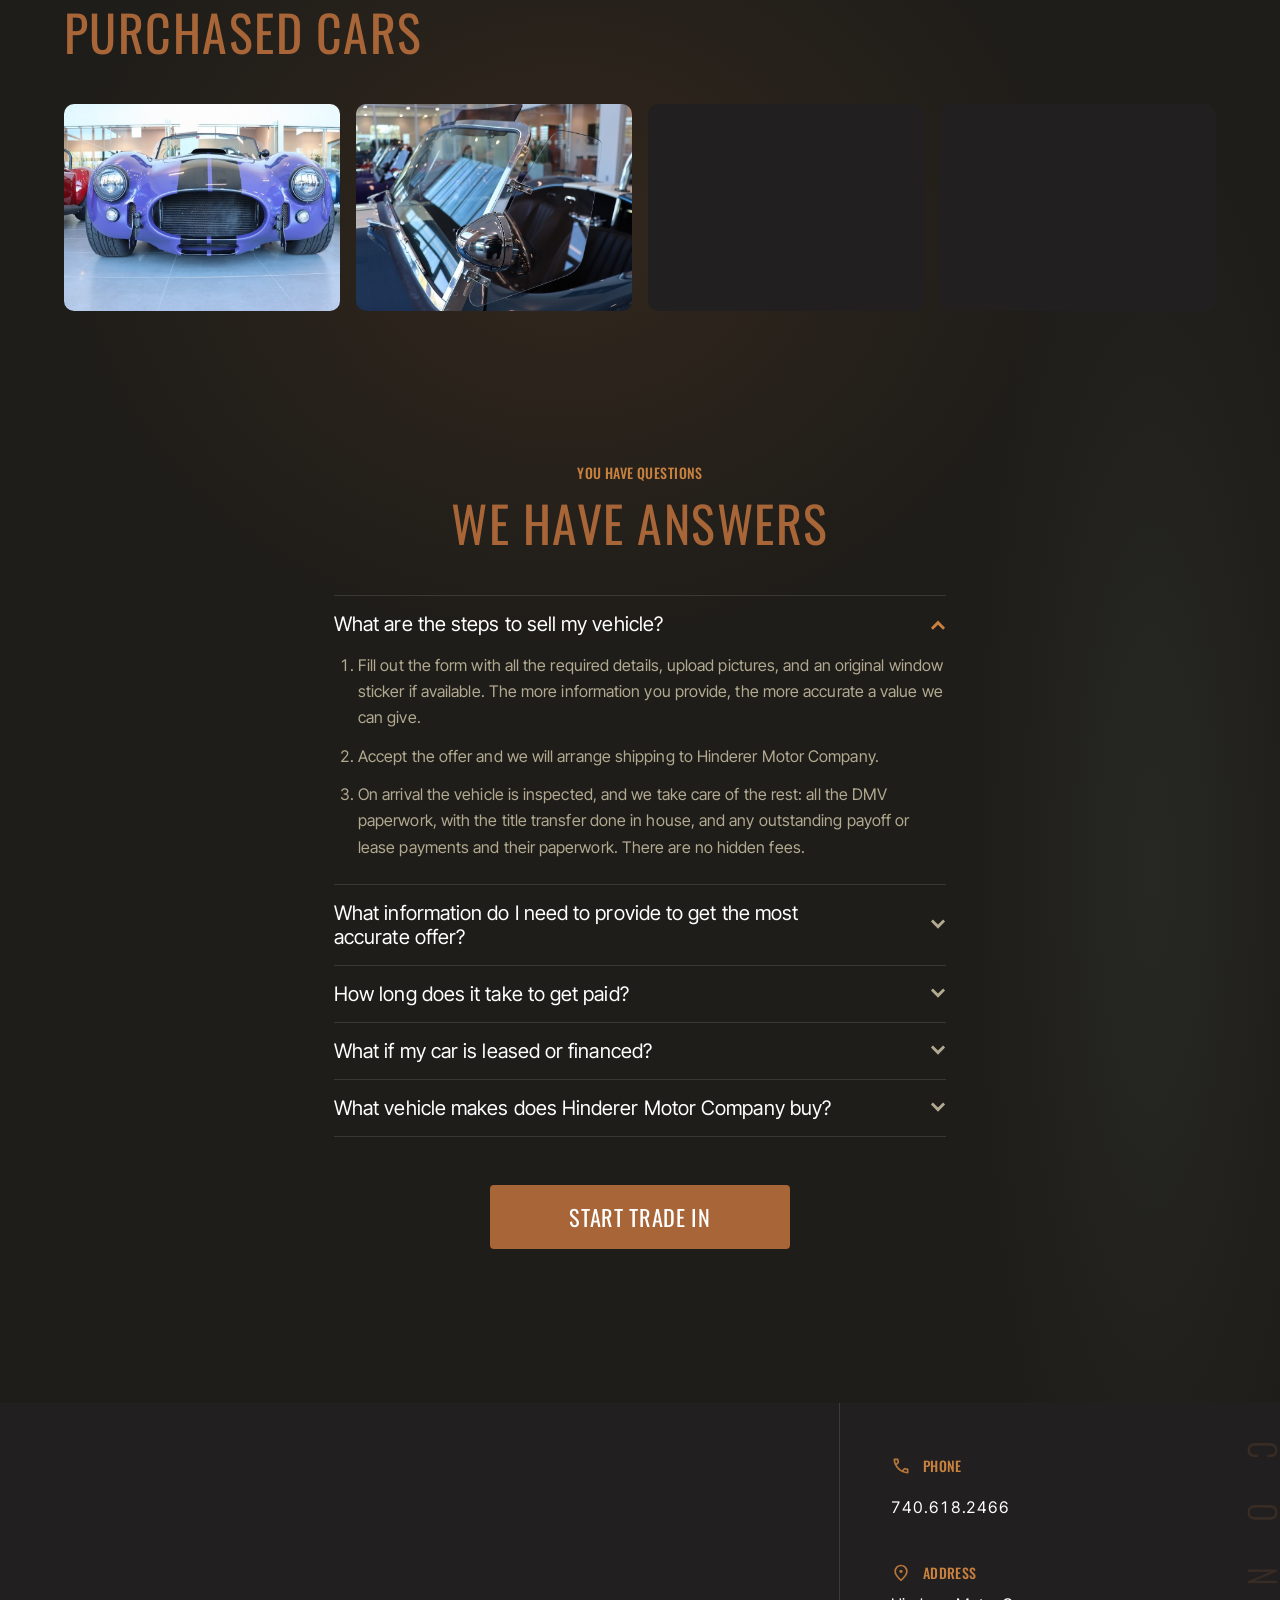
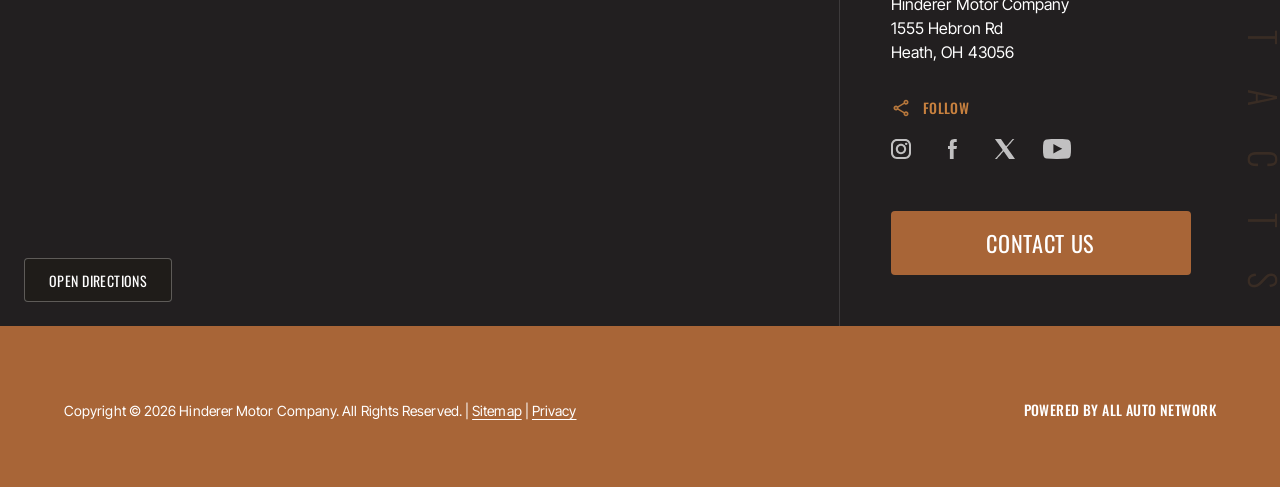
<file: trade-in.html>
<!doctype html>
<html lang="en">
<head>
  <meta charset="utf-8">
  <meta name="viewport" content="width=device-width, initial-scale=1">

  <title>Sell or Trade In Your Car — Hinderer Motor Company</title>
  <meta name="description" content="We buy all makes and models. Tell us the year, make, model and mileage and get a fair, no-obligation offer from Hinderer Motor Company in Heath, Ohio.">
  <meta name="theme-color" content="#1f1d19">

  <link rel="icon" href="assets/img/logo-hinderer.png" sizes="any">
  <!-- No hero preload: this page has no hero. The one photograph on it sits in
       the second column, below the form, and is lazy for that reason —
       preloading it would compete with the thing the page is for. -->

  <!-- Two voices: Oswald carries headline mass, Inter carries reading and
       data. Degular (licensed, not supplied) leads --font-display in
       tokens.css and takes over the moment its @font-face lands — no markup
       change required. -->
  <link rel="preconnect" href="https://fonts.googleapis.com">
  <link rel="preconnect" href="https://fonts.gstatic.com" crossorigin>
  <link href="https://fonts.googleapis.com/css2?family=Inter+Tight:wght@400;500;600&family=Oswald:wght@300;400;500;600&family=Playfair+Display:wght@400;500&display=swap" rel="stylesheet">

  <!-- The cascade, in the order it must load:
       tokens  → the values, and the only place a raw value is written
       system  → layout, rhythm, utilities (this replaced Bootstrap)
       main    → the components
       oswald  → the display-face layer, one link away from being removed -->
  <link rel="stylesheet" href="assets/css/tokens.css">
  <link rel="stylesheet" href="assets/css/system.css">
  <link rel="stylesheet" href="assets/css/main.css">
  <!-- The display face, kept as its own layer rather than folded into main.css:
       it is applied last and can be lifted out in one line if the face changes.
       Every new page loads these four, in this order. -->
  <link rel="stylesheet" href="assets/css/display-oswald.css">

  <!-- Marks that scripting is available, before first paint. Only then does
       the mobile nav collapse behind its toggle; without JS it renders as a
       stacked list and every destination stays reachable. -->
  <script>document.documentElement.className += " js";</script>
</head>

<body>
<a class="skip-link" href="#main">Skip to content</a>

<!-- =====================================================================
     SITE HEADER — shared across every page. Copy verbatim into new pages
     and change only the aria-current on the active nav item.
     ===================================================================== -->
<header class="site-header" id="siteHeader">
  <div class="wrap site-header__inner">

    <a class="brand" href="index.html" aria-label="Hinderer Motor Company — home">
      <img class="brand__mark" src="assets/img/logo-hinderer.png"
           alt="The Hinderer Motor Company — we love what moves you" width="272" height="94">
    </a>

    <button class="nav-toggle" type="button"
            aria-expanded="false" aria-controls="siteNav" data-nav-toggle>
      <span class="sr-only">Menu</span>
      <svg width="24" height="24" viewBox="0 0 24 24" fill="none" aria-hidden="true">
        <path d="M3 6h18M3 12h18M3 18h18" stroke="currentColor" stroke-width="2" stroke-linecap="round"/>
      </svg>
    </button>

    <nav class="site-nav" id="siteNav" aria-label="Primary">
      <ul class="site-nav__list">
        <li><a class="site-nav__link" href="inventory.html">Inventory</a></li>
        <li><a class="site-nav__link" href="build.html">Build</a></li>
        <li><a class="site-nav__link" href="trade-in.html" aria-current="page">Trade In</a></li>
        <!-- A disclosure, not a link: the destination the link used to have is
             the first item inside it, so nothing is lost. Closed state and open
             state are expressed ONLY through aria-expanded — the stylesheet
             reads it, the same one-source-of-truth the burger uses. -->
        <li class="site-nav__item--menu">
          <button class="site-nav__link site-nav__disclosure" type="button"
                  aria-expanded="false" aria-controls="navWho" data-nav-menu>
            Who We Are<span class="site-nav__caret" aria-hidden="true"></span>
          </button>
          <ul class="site-nav__submenu list-bare" id="navWho">
            <li><a class="site-nav__sublink" href="who_we_are_about.html">About</a></li>
            <li><a class="site-nav__sublink" href="who_we_are_team.html">Team</a></li>
            <li><a class="site-nav__sublink" href="who_we_are_contact.html">Contact</a></li>
          </ul>
        </li>
        <li><a class="site-nav__link site-nav__link--phone" href="tel:+17406182466">
          <svg class="site-nav__phone-icon" viewBox="0 -960 960 960" aria-hidden="true" focusable="false" width="18" height="18"><path fill="currentColor" d="M798-120q-125 0-247-54.5T329-329Q229-429 174.5-551T120-798q0-18 12-30t30-12h162q14 0 25 9.5t13 22.5l26 140q2 16-1 27t-11 19l-97 98q20 37 47.5 71.5T387-386q31 31 65 57.5t72 48.5l94-94q9-9 23.5-13.5T670-390l138 28q14 4 23 14.5t9 23.5v162q0 18-12 30t-30 12Z"/></svg>
          <span class="site-nav__phone-num">740.618.2466</span>
        </a></li>
      </ul>
    </nav>

    <a class="collection-pill" href="saved.html">
      <!-- The words drop out below 23.5rem, where holding them squeezed the logo
           to 51px. They stay in the DOM, so the link is still announced as
           "My Collection / 03" — the count is what is lost visually last. -->
      <span class="collection-pill__label">My Collection</span>
      <span class="num-tabular">/ <span data-saved-count>03</span></span>
    </a>

  </div>
</header>


<main id="main" class="lit-sides">

  <!-- ===================================================================
       1 · GET YOUR OFFER — the head, the evidence, and the instrument

       The page has one job and it is a number. So the offer bar is the
       dominant: bone, full content width, four answers in a row, and the
       action in the row with them.

       NO TYPE ON THE PHOTOGRAPH, and that is measured rather than preferred.
       The about and contact pages stand their heads on their pictures because
       those frames have a quiet region to stand in; this one has none — mean
       L=0.148 with 15.9% of the frame above L=0.35 and no quarter under 10%.
       Flooring it for a copper title would need a scrim at 0.94 across the
       whole picture, which is a dark rectangle where a photograph used to be.
       So the head takes the page's own ground and the car keeps its light
       beside it — a car on the lift, which is what an appraisal looks like.
       =================================================================== -->
  <section class="section tradein-open" aria-labelledby="tradeTitle">

    <!-- A LAYER, not a band: pinned to the section, so the section is sized by
         what stands on it and the picture covers whatever that comes to.

         THE PICTURE CHANGED to make this legal. The lift shot that stood here
         has no quiet region at all — mean L=0.148 with 15.9% of the frame over
         L=0.35 — so a copper title on it needed a scrim at 0.94, which is a dark
         rectangle where a photograph used to be. This frame is the one the page
         should always have had: the roadster and a modern coupé in one
         workshop, which IS "we buy all makes and models" said as a picture
         rather than as a sentence. Where the head sits it measures L=0.036 with
         1.3% hot, so a light scrim does it and both cars keep their light. -->
    <div class="tradein-open__media">
      <img src="assets/img/promo-trade.jpg" width="1400" height="788"
           fetchpriority="high"
           alt="A blue roadster and a modern coupé standing together in the lit Hinderer workshop.">
    </div>

    <div class="wrap tradein-open__inner" data-scene>

      <div class="tradein-open__head">
        <div class="stack">
          <p class="eyebrow" data-rise="left">Trade in</p>
          <h1 class="section-title" id="tradeTitle" data-rise="left">We Buy All Makes and Models</h1>
          <p class="lead" data-rise="left">Selling a car is a decision, and we make it a short one. Tell us
            what you have and we will give you a fair, no-obligation number — whether you are upgrading,
            selling outright, or putting the value straight into a build.</p>
        </div>
      </div>

      <!-- THE INSTRUMENT, across the foot of the picture. Four answers and an
           action in one row: the bar is one question, and a button on its own
           line would read as a second step that does not exist. It runs across
           rather than standing in a column at the trailing side the way the
           contact form does — four short answers are a bar, not a panel, and a
           bar wants the width. Bone, because that is this site's surface for a
           thing you operate rather than read. -->
      <form class="offer" method="post" action="#tradeTitle"
            aria-labelledby="offerTitle" data-rise="up">
        <h2 class="section-sub" id="offerTitle">Get your offer</h2>

        <div class="offer__fields u-mt-5">
          <div class="field">
            <label class="field__label" for="tiYear">Year</label>
            <span class="select">
              <select class="control" id="tiYear" name="year" required>
                <option value="">Select</option>
                <option>2026</option><option>2025</option><option>2024</option>
                <option>2023</option><option>2022</option><option>2021</option>
                <option>2020</option><option>Older</option>
              </select>
            </span>
          </div>

          <div class="field">
            <label class="field__label" for="tiMake">Make</label>
            <span class="select">
              <select class="control" id="tiMake" name="make" required>
                <option value="">Select</option>
                <option>Backdraft</option>
                <option>Shelby</option>
                <option>Superformance</option>
                <option>Other</option>
              </select>
            </span>
          </div>

          <div class="field">
            <label class="field__label" for="tiModel">Model</label>
            <span class="select">
              <select class="control" id="tiModel" name="model" required>
                <option value="">Select</option>
                <option>RT3 Roadster</option>
                <option>RT4 Roadster</option>
                <option>RT4B Roadster</option>
                <option>Other</option>
              </select>
            </span>
          </div>

          <!-- A number, not a list: mileage has no sensible set of options and a
               select pretending otherwise makes the visitor round their own car
               into someone else's bracket. inputmode so a phone opens digits. -->
          <div class="field">
            <label class="field__label" for="tiMiles">Mileage</label>
            <input class="control num-tabular" id="tiMiles" name="mileage" type="text"
                   inputmode="numeric" pattern="[0-9,\. ]*" placeholder="e.g. 12,480" required>
          </div>

          <button class="btn-hmc btn-hmc--dark btn-hmc--centred offer__action" type="submit">Get your offer</button>
        </div>

        <p class="offer__note">No obligation, and no credit check — this is a valuation, not an application.</p>
      </form>
    </div>
  </section>


  <!-- ===================================================================
       2 · ONCE YOU ACCEPT — the four steps

       These are NOT how to get a quote; the bar above is that, in one row. They
       are what happens after the offer is accepted, which is the distinction
       the old mockup lost — it drew the same four plates for both and left the
       home page describing a different process from this one.

       The copy is the client's own, from the FAQ answer further down this page:
       accept, we arrange transport, the car is inspected on arrival, and the
       paperwork and any payoff are handled in house.
       =================================================================== -->
  <section class="section section--flush-top" aria-labelledby="howTitle">
    <div class="wrap">
      <div class="stack" data-scene>
        <p class="eyebrow" data-rise="left">Sell with us</p>
        <h2 class="section-title" id="howTitle" data-rise="left">Once You Accept</h2>
        <p class="lead" data-rise="left">Selling your car does not have to be a hassle. From the moment
          you take the offer, the four things below are ours to do.</p>
      </div>

      <ol class="steps list-bare u-mt-7" data-scene>
        <li class="step" data-rise="up">
          <p class="step__index">01.</p>
          <h3 class="step__title">Accept the Offer</h3>
          <p class="step__body">Take the number as it stands, or send us photographs and the original
            window sticker and we will sharpen it. The more we can see, the closer the offer gets.</p>
        </li>
        <li class="step" data-rise="up">
          <p class="step__index">02.</p>
          <h3 class="step__title">Pick Up or Deliver</h3>
          <p class="step__body">We arrange transport to Heath, or you drop the car off yourself at a
            time that suits you. Either way the move is booked before anything else happens.</p>
        </li>
        <li class="step" data-rise="up">
          <p class="step__index">03.</p>
          <h3 class="step__title">Inspection on Arrival</h3>
          <p class="step__body">The car is inspected when it reaches us, against the description it
            arrived with. Nothing is renegotiated on the doorstep for something you already told us.</p>
        </li>
        <li class="step" data-rise="up">
          <p class="step__index">04.</p>
          <h3 class="step__title">Paperwork and Payment</h3>
          <p class="step__body">Title transfer is done in house, and any outstanding finance or lease
            payoff is handled with it. There are no hidden fees taken out of the number you accepted.</p>
        </li>
      </ol>

      <div class="cta-centre" data-scene>
        <a class="btn-hmc btn-hmc--primary btn-hmc--centred btn-hmc--wide" href="#tradeTitle" data-rise="up">Start Selling Today</a>
      </div>
    </div>
  </section>


  <!-- ===================================================================
       3 · RECENTLY PURCHASED — evidence, not inventory

       Four photographs and no captions. They are here to show that cars really
       are bought at this address; a title and a price on each would make them
       read as stock for sale, which is the opposite claim.

       THE PHOTOGRAPHS ARE PLACEHOLDERS — the site's own gallery frames standing
       in until the client supplies pictures of cars actually purchased. Named
       in the README beside the inventory placeholders for the same reason.

       NOT gallery-3.jpg or gallery-5.jpg, and that is not an aesthetic choice:
       gallery-3 has a play triangle BAKED INTO ITS PIXELS — it is a still lifted
       from a video — so as a plain tile it draws a control that does nothing.
       The four here are photographs all the way down.
       =================================================================== -->
  <section class="section section--flush-top" aria-labelledby="recentTitle">
    <div class="wrap">
      <div class="stack" data-scene>
        <p class="eyebrow" data-rise="left">Recently</p>
        <h2 class="section-title" id="recentTitle" data-rise="left">Purchased Cars</h2>
      </div>

      <ul class="recent list-bare u-mt-7" data-scene>
        <li class="recent__item" data-rise="up">
          <img src="assets/img/gallery-1.jpg" width="615" height="390" loading="lazy" decoding="async"
               alt="A purple roadster photographed from the front three-quarter">
        </li>
        <li class="recent__item" data-rise="up">
          <img src="assets/img/gallery-2.jpg" width="457" height="614" loading="lazy" decoding="async"
               alt="Blue leather interior with matching stitching">
        </li>
        <li class="recent__item" data-rise="up">
          <img src="assets/img/gallery-4.jpg" width="615" height="573" loading="lazy" decoding="async"
               alt="The cockpit of a finished roadster, wheel and red shift knob">
        </li>
        <li class="recent__item" data-rise="up">
          <img src="assets/img/gallery-6.jpg" width="457" height="573" loading="lazy" decoding="async"
               alt="Louvred bonnet detail in raw carbon">
        </li>
      </ul>
    </div>
  </section>


  <!-- ===================================================================
       4 · FAQ

       A <details> each, so every answer is in the document with no script: with
       JS off the page still answers the questions and a search engine reads all
       of them. The first one is open, because a closed accordion gives a
       visitor nothing to read and no reason to open anything.

       THE COPY IS THE CLIENT'S, with two corrections named rather than made
       silently: the mockup asks the visitor to send information to "barnaba
       autosport" and says the car is inspected on arrival at "barnaba
       autosport". That is another dealership's name left in the file. It is
       Hinderer Motor Company in both places here.
       =================================================================== -->
  <section class="section section--flush-top" aria-labelledby="faqTitle">
    <div class="wrap">
      <!-- Centred, which is both what the drawing does and what the block needs:
           the answers are capped at the reading measure, so the head and the CTA
           share that column rather than spanning a width nothing else uses. -->
      <div class="stack u-measure u-centre-text" data-scene>
        <p class="eyebrow" data-rise="up">You have questions</p>
        <h2 class="section-title" id="faqTitle" data-rise="up">We Have Answers</h2>
      </div>

      <div class="u-mt-7" data-scene>
      <div class="faq" data-rise="up">
        <details class="faq__item" name="faq" open>
          <summary class="faq__q">
            What are the steps to sell my vehicle?
            <span class="faq__caret" aria-hidden="true"></span>
          </summary>
          <div class="faq__a">
            <ol>
              <li>Fill out the form with all the required details, upload pictures, and an original
                window sticker if available. The more information you provide, the more accurate a
                value we can give.</li>
              <li>Accept the offer and we will arrange shipping to Hinderer Motor Company.</li>
              <li>On arrival the vehicle is inspected, and we take care of the rest: all the DMV
                paperwork, with the title transfer done in house, and any outstanding payoff or lease
                payments and their paperwork. There are no hidden fees.</li>
            </ol>
          </div>
        </details>

        <details class="faq__item" name="faq">
          <summary class="faq__q">
            What information do I need to provide to get the most accurate offer?
            <span class="faq__caret" aria-hidden="true"></span>
          </summary>
          <div class="faq__a">
            <p>Year, make, model and mileage start it. Photographs, the service history and the
              original window sticker are what move a number from an estimate to an offer — anything
              that shows condition and specification is worth sending.</p>
          </div>
        </details>

        <details class="faq__item" name="faq">
          <summary class="faq__q">
            How long does it take to get paid?
            <span class="faq__caret" aria-hidden="true"></span>
          </summary>
          <div class="faq__a">
            <!-- No number here on purpose. The client has not stated a payment
                 window, and inventing one would be a promise the dealership has
                 not made. Listed in the README as a pending fact. -->
            <p>Payment follows the inspection on arrival, once the title transfer and any outstanding
              finance payoff are settled. Call 740.618.2466 and we will tell you exactly where your
              own sale stands.</p>
          </div>
        </details>

        <details class="faq__item" name="faq">
          <summary class="faq__q">
            What if my car is leased or financed?
            <span class="faq__caret" aria-hidden="true"></span>
          </summary>
          <div class="faq__a">
            <p>That is ordinary and it is ours to handle. We settle any outstanding finance or lease
              payoff and the paperwork that comes with it, in house, as part of the sale.</p>
          </div>
        </details>

        <details class="faq__item" name="faq">
          <summary class="faq__q">
            What vehicle makes does Hinderer Motor Company buy?
            <span class="faq__caret" aria-hidden="true"></span>
          </summary>
          <div class="faq__a">
            <p>All of them. Backdraft, Shelby and Superformance roadsters are what we know best, but
              the offer form takes any make and model — that is what "we buy all makes and models"
              means.</p>
          </div>
        </details>
      </div>
      </div>

      <div class="cta-centre" data-scene>
        <a class="btn-hmc btn-hmc--primary btn-hmc--centred btn-hmc--wide" href="#tradeTitle" data-rise="up">Start Trade In</a>
      </div>
    </div>
  </section>


  <!-- ===================================================================
       5 · CONTACT — the site's own band, as every other page carries it.
       =================================================================== -->
  <section class="contact" id="contact" aria-labelledby="contactTitle">
    <div class="contact__map">
      <iframe class="contact__map__frame"
              title="Map showing Hinderer Motor Company at 1555 Hebron Rd, Heath, Ohio"
              src="https://www.openstreetmap.org/export/embed.html?bbox=-82.4590%2C40.0215%2C-82.4190%2C40.0435&amp;layer=mapnik&amp;marker=40.0325%2C-82.4390"
              loading="lazy" referrerpolicy="no-referrer-when-downgrade"></iframe>
      <a class="contact__map__link"
         href="https://www.openstreetmap.org/?mlat=40.0325&amp;mlon=-82.4390#map=15/40.0325/-82.4390"
         target="_blank" rel="noopener">
        Open directions
        <span class="sr-only">— 1555 Hebron Rd, Heath, Ohio, opens in a new tab</span>
      </a>
    </div>

    <div class="contact__panel">
      <span class="contact__spine" aria-hidden="true"><span>C</span><span>O</span><span>N</span><span>T</span><span>A</span><span>C</span><span>T</span><span>S</span></span>

      <div class="contact__body">
        <h2 class="sr-only" id="contactTitle">Contact Hinderer Motor Company</h2>

        <div class="contact__item">
          <p class="contact__label">
            <svg class="contact__icon" viewBox="0 -960 960 960" aria-hidden="true" focusable="false" width="20" height="20"><path fill="currentColor" d="M798-120q-125 0-247-54.5T329-329Q229-429 174.5-551T120-798q0-18 12-30t30-12h162q14 0 25 9.5t13 22.5l26 140q2 16-1 27t-11 19l-97 98q20 37 47.5 71.5T387-386q31 31 65 57.5t72 48.5l94-94q9-9 23.5-13.5T670-390l138 28q14 4 23 14.5t9 23.5v162q0 18-12 30t-30 12ZM241-600l66-66-17-94h-89q5 41 14 81t26 79Zm358 358q39 17 79.5 27t81.5 13v-88l-94-19-67 67ZM241-600Zm358 358Z"/></svg>
            Phone
          </p>
          <p class="contact__value">
            <a class="num-tabular" href="tel:+17406182466">740.618.2466</a>
          </p>
        </div>

        <div class="contact__item">
          <p class="contact__label">
            <svg class="contact__icon" viewBox="0 -960 960 960" aria-hidden="true" focusable="false" width="20" height="20"><path fill="currentColor" d="M480-480q33 0 56.5-23.5T560-560q0-33-23.5-56.5T480-640q-33 0-56.5 23.5T400-560q0 33 23.5 56.5T480-480Zm0 294q122-112 181-203.5T720-552q0-109-69.5-178.5T480-800q-101 0-170.5 69.5T240-552q0 71 59 162.5T480-186Zm0 106Q319-217 239.5-334.5T160-552q0-150 96.5-239T480-880q127 0 223.5 89T800-552q0 100-79.5 217.5T480-80Zm0-480Z"/></svg>
            Address
          </p>
          <address class="contact__value">
            Hinderer Motor Company<br>
            1555 Hebron Rd<br>
            Heath, OH 43056
          </address>
        </div>

        <div class="contact__item">
          <p class="contact__label">
            <svg class="contact__icon" viewBox="0 -960 960 960" aria-hidden="true" focusable="false" width="20" height="20"><path fill="currentColor" d="M720-80q-50 0-85-35t-35-85q0-7 1-14.5t3-13.5L322-392q-17 15-38 23.5t-44 8.5q-50 0-85-35t-35-85q0-50 35-85t85-35q23 0 44 8.5t38 23.5l282-164q-2-6-3-13.5t-1-14.5q0-50 35-85t85-35q50 0 85 35t35 85q0 50-35 85t-85 35q-23 0-44-8.5T638-672L356-508q2 6 3 13.5t1 14.5q0 7-1 14.5t-3 13.5l282 164q17-15 38-23.5t44-8.5q50 0 85 35t35 85q0 50-35 85t-85 35Zm0-640q17 0 28.5-11.5T760-760q0-17-11.5-28.5T720-800q-17 0-28.5 11.5T680-760q0 17 11.5 28.5T720-720ZM240-440q17 0 28.5-11.5T280-480q0-17-11.5-28.5T240-520q-17 0-28.5 11.5T200-480q0 17 11.5 28.5T240-440Zm480 280q17 0 28.5-11.5T760-200q0-17-11.5-28.5T720-240q-17 0-28.5 11.5T680-200q0 17 11.5 28.5T720-160Zm0-600ZM240-480Zm480 280Z"/></svg>
            Follow
          </p>
          <ul class="social contact__value">
            <li><a href="#" aria-label="Hinderer Motor Company on Instagram"><img src="assets/icons/social-instagram.svg" alt="" aria-hidden="true" width="21" height="21"></a></li>
            <li><a href="#" aria-label="Hinderer Motor Company on Facebook"><img src="assets/icons/social-facebook.svg" alt="" aria-hidden="true" width="21" height="21"></a></li>
            <li><a href="#" aria-label="Hinderer Motor Company on X"><img src="assets/icons/social-x.svg" alt="" aria-hidden="true" width="21" height="21"></a></li>
            <li><a href="#" aria-label="Hinderer Motor Company on YouTube"><img src="assets/icons/social-youtube.svg" alt="" aria-hidden="true" width="21" height="21"></a></li>
          </ul>
        </div>

        <a class="btn-hmc btn-hmc--primary btn-hmc--centred btn-hmc--wide contact__cta" href="who_we_are_contact.html">Contact Us</a>
      </div>
    </div>
  </section>


</main>





<!-- =====================================================================
     SITE FOOTER — shared across every page.
     ===================================================================== -->
<footer class="site-footer">
  <div class="wrap site-footer__inner">
    <p class="site-footer__legal">
      Copyright © <span data-current-year>2024</span> Hinderer Motor Company. All Rights Reserved. |
      <a href="sitemap.html">Sitemap</a> | <a href="privacy.html">Privacy</a>
    </p>
    <p class="site-footer__credit">Powered By All Auto Network</p>
  </div>
</footer>


<!-- Video lightbox — only opened by a control that really has a video -->
<dialog class="dialog" id="videoModal" aria-labelledby="videoModalTitle">
  <div class="dialog__head">
    <h2 class="dialog__title" id="videoModalTitle">Video</h2>
    <button type="button" class="dialog__close" data-dialog-close aria-label="Close video">
      <svg viewBox="0 0 24 24" fill="none" aria-hidden="true">
        <path d="M6 6l12 12M18 6L6 18" stroke="currentColor" stroke-width="2" stroke-linecap="round"/>
      </svg>
    </button>
  </div>
  <div class="dialog__body">
    <video id="videoModalPlayer" controls playsinline></video>
  </div>
</dialog>

<script src="assets/js/main.js"></script>
</body>
</html>
</file>
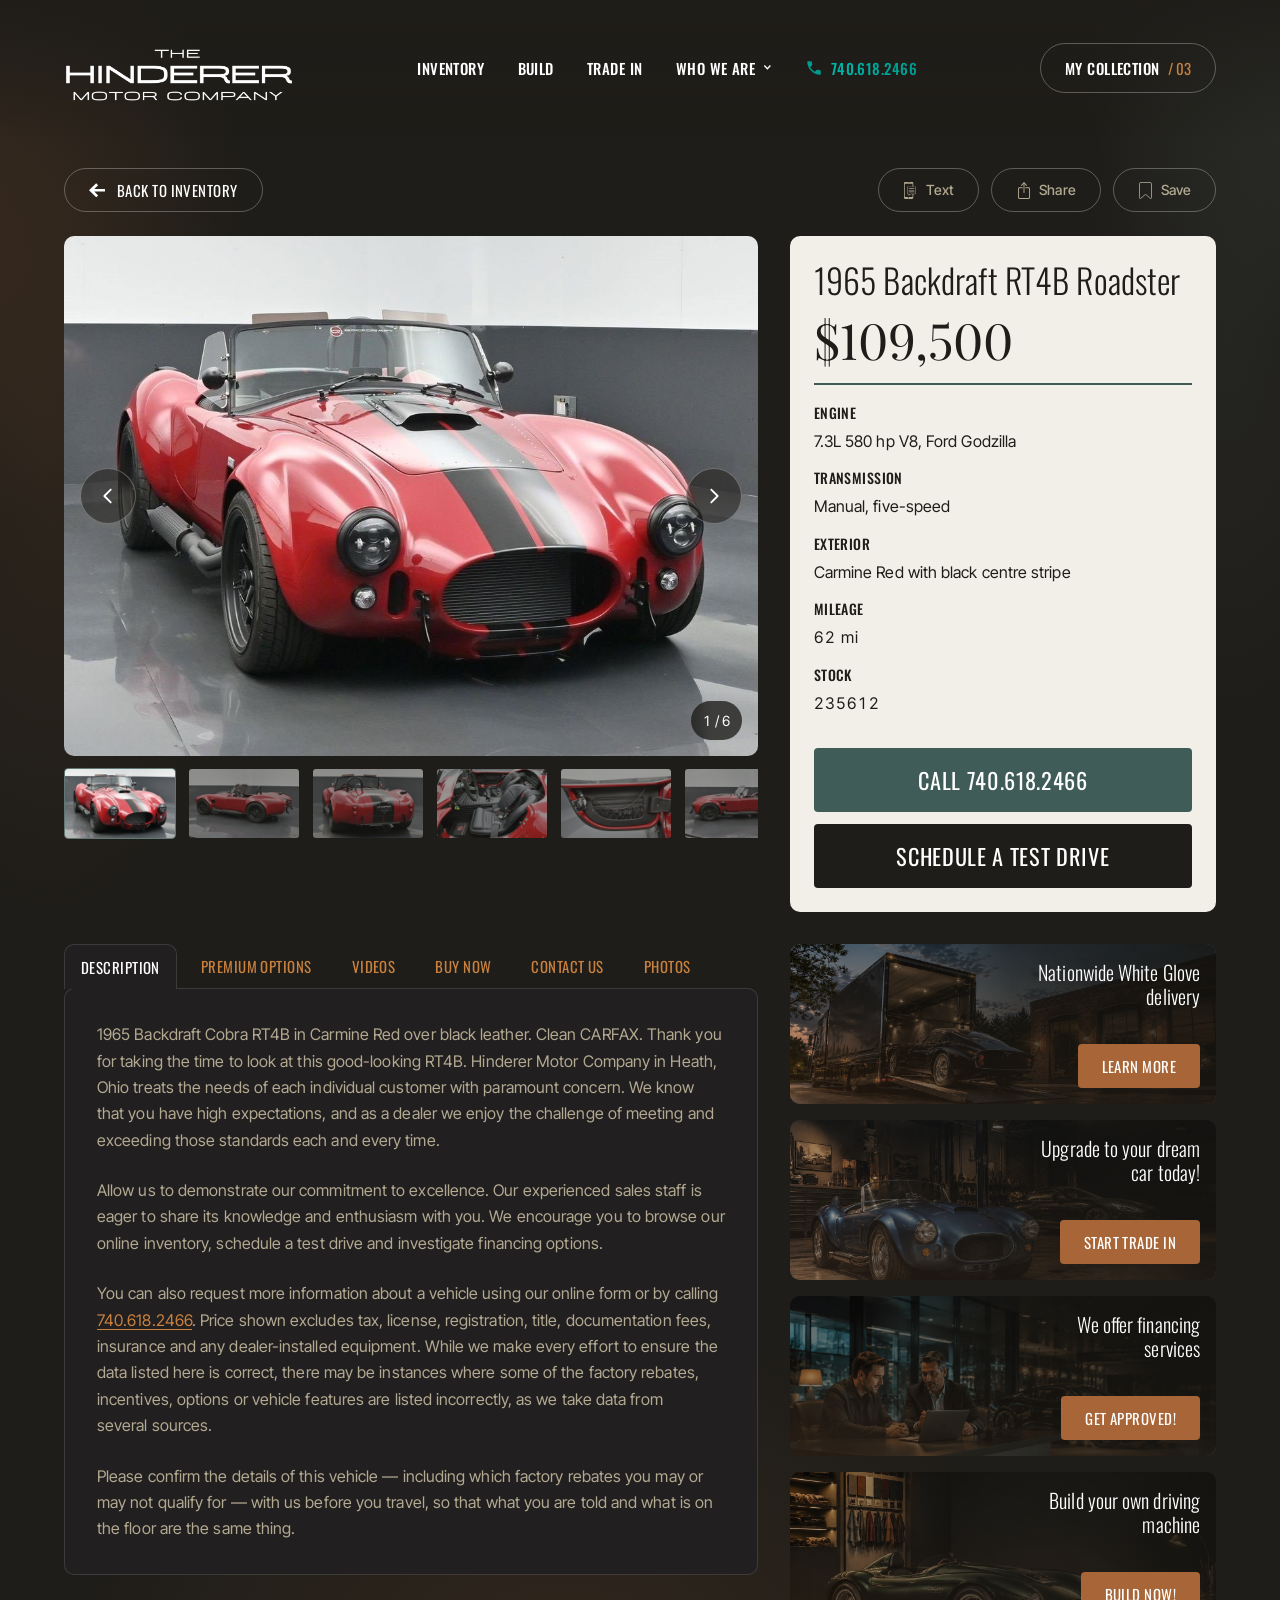
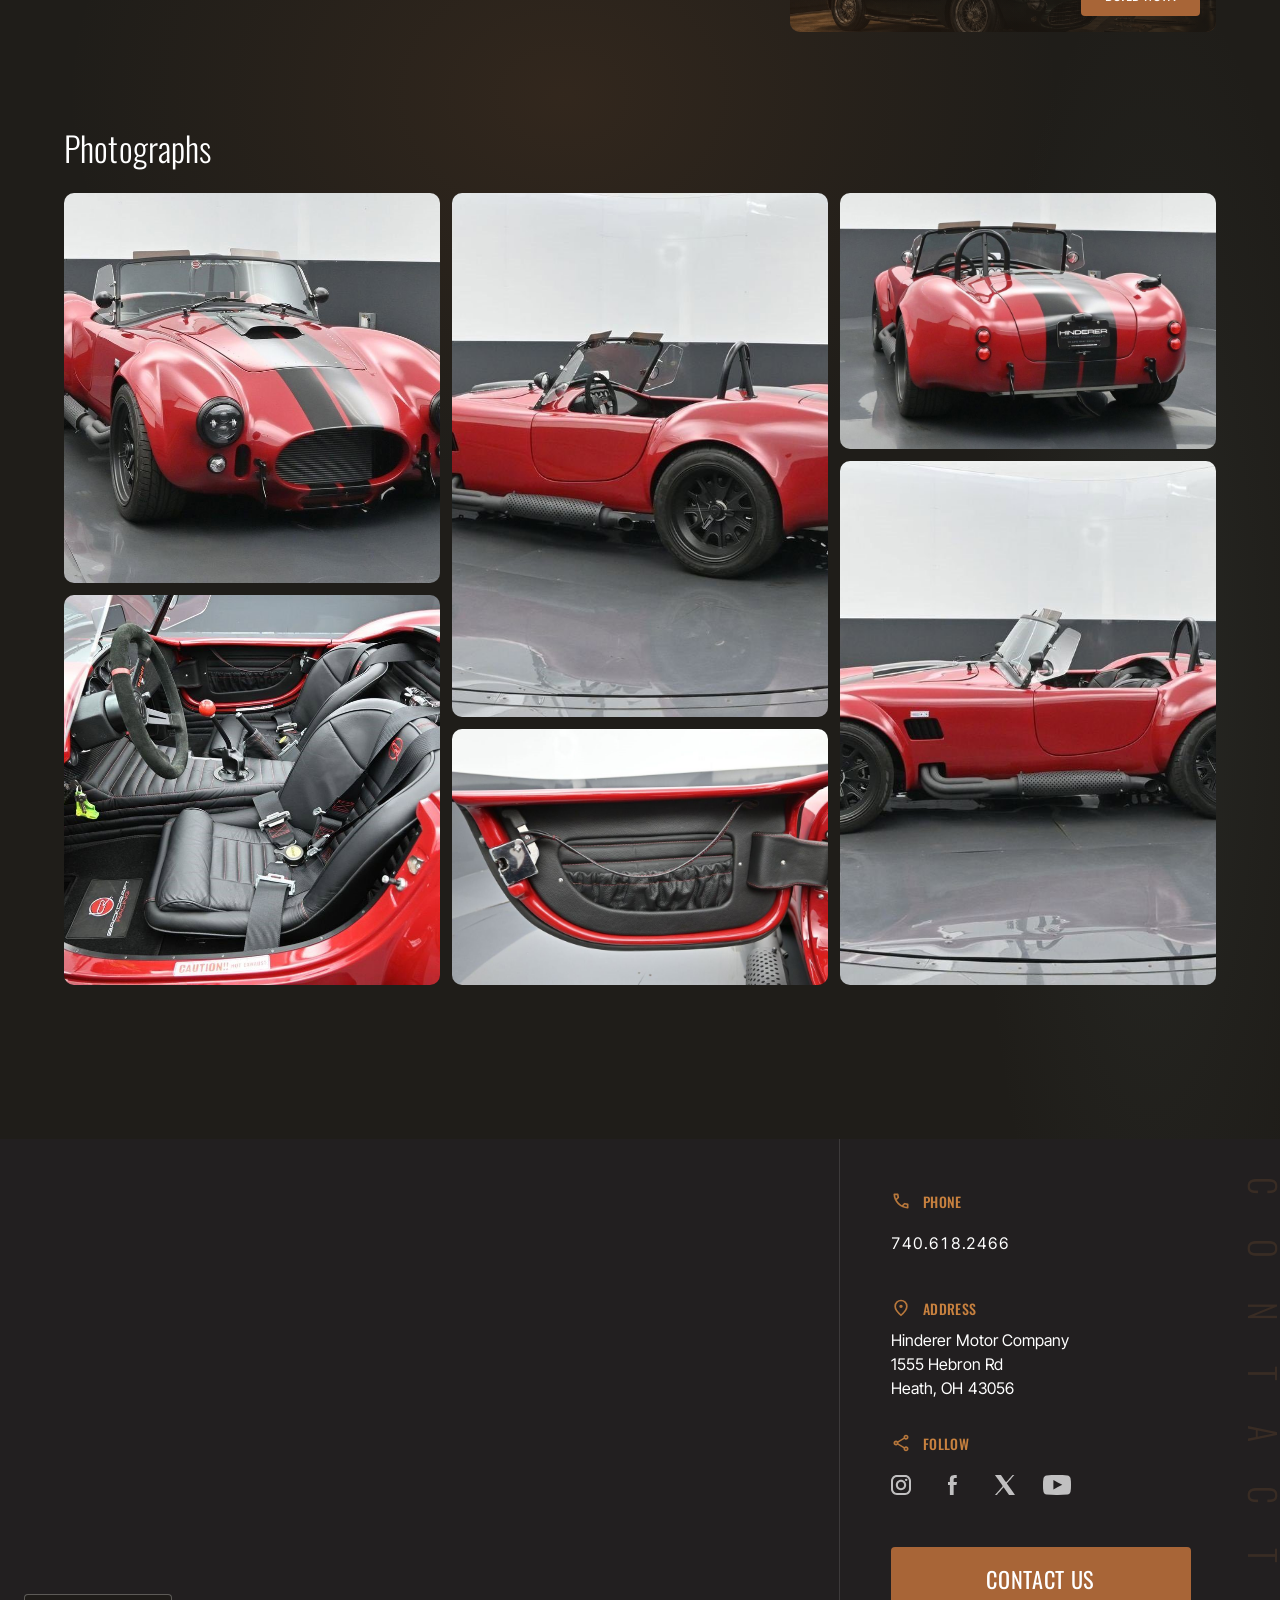
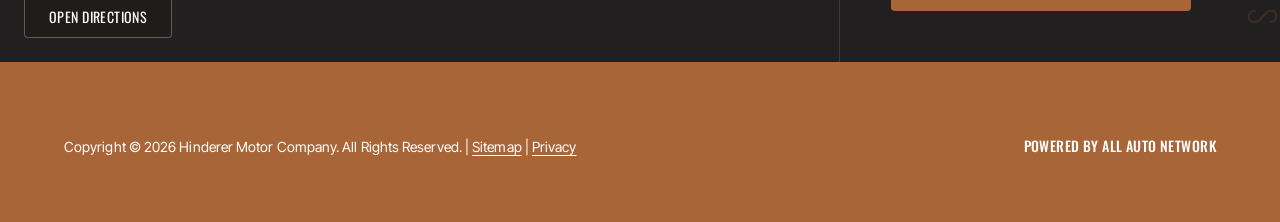
<file: vehicle.html>
<!doctype html>
<html lang="en">
<head>
  <meta charset="utf-8">
  <meta name="viewport" content="width=device-width, initial-scale=1">

  <title>1965 Backdraft RT4B Roadster — Hinderer Motor Company</title>
  <meta name="description" content="1965 Backdraft RT4B Roadster — Carmine Red over black leather, 7.3L Godzilla V8, 580 hp, five-speed manual, 62 miles. Full specification, photographs and provenance from Hinderer Motor Company.">
  <meta name="theme-color" content="#1f1d19">

  <link rel="icon" href="assets/img/logo-hinderer.png" sizes="any">
  <!-- No hero preload: this page has no hero. The first paint here is twelve
       card thumbnails, and they are lazy by design — preloading anything above
       them would only delay the one image the visitor actually scrolls to. -->

  <!-- Two voices: Oswald carries headline mass, Inter carries reading and
       data. Degular (licensed, not supplied) leads --font-display in
       tokens.css and takes over the moment its @font-face lands — no markup
       change required. -->
  <link rel="preconnect" href="https://fonts.googleapis.com">
  <link rel="preconnect" href="https://fonts.gstatic.com" crossorigin>
  <link href="https://fonts.googleapis.com/css2?family=Inter+Tight:wght@400;500;600&family=Oswald:wght@300;400;500;600&family=Playfair+Display:wght@400;500&display=swap" rel="stylesheet">

  <!-- The cascade, in the order it must load:
       tokens  → the values, and the only place a raw value is written
       system  → layout, rhythm, utilities (this replaced Bootstrap)
       main    → the components
       oswald  → the display-face layer, one link away from being removed -->
  <link rel="stylesheet" href="assets/css/tokens.css">
  <link rel="stylesheet" href="assets/css/system.css">
  <link rel="stylesheet" href="assets/css/main.css">
  <!-- The display face, kept as its own layer rather than folded into main.css:
       it is applied last and can be lifted out in one line if the face changes.
       Every new page loads these four, in this order. -->
  <link rel="stylesheet" href="assets/css/display-oswald.css">

  <!-- Marks that scripting is available, before first paint. Only then does
       the mobile nav collapse behind its toggle; without JS it renders as a
       stacked list and every destination stays reachable. -->
  <script>document.documentElement.className += " js";</script>
</head>

<body>
<a class="skip-link" href="#main">Skip to content</a>

<!-- =====================================================================
     SITE HEADER — shared across every page. Copy verbatim into new pages
     and change only the aria-current on the active nav item.
     ===================================================================== -->
<header class="site-header" id="siteHeader">
  <div class="wrap site-header__inner">

    <a class="brand" href="index.html" aria-label="Hinderer Motor Company — home">
      <img class="brand__mark" src="assets/img/logo-hinderer.png"
           alt="The Hinderer Motor Company — we love what moves you" width="272" height="94">
    </a>

    <button class="nav-toggle" type="button"
            aria-expanded="false" aria-controls="siteNav" data-nav-toggle>
      <span class="sr-only">Menu</span>
      <svg width="24" height="24" viewBox="0 0 24 24" fill="none" aria-hidden="true">
        <path d="M3 6h18M3 12h18M3 18h18" stroke="currentColor" stroke-width="2" stroke-linecap="round"/>
      </svg>
    </button>

    <nav class="site-nav" id="siteNav" aria-label="Primary">
      <ul class="site-nav__list">
        <li><a class="site-nav__link" href="inventory.html">Inventory</a></li>
        <li><a class="site-nav__link" href="build.html">Build</a></li>
        <li><a class="site-nav__link" href="trade-in.html">Trade In</a></li>
        <!-- A disclosure, not a link: the destination the link used to have is
             the first item inside it, so nothing is lost. Closed state and open
             state are expressed ONLY through aria-expanded — the stylesheet
             reads it, the same one-source-of-truth the burger uses. -->
        <li class="site-nav__item--menu">
          <button class="site-nav__link site-nav__disclosure" type="button"
                  aria-expanded="false" aria-controls="navWho" data-nav-menu>
            Who We Are<span class="site-nav__caret" aria-hidden="true"></span>
          </button>
          <ul class="site-nav__submenu list-bare" id="navWho">
            <li><a class="site-nav__sublink" href="who_we_are_about.html">About</a></li>
            <li><a class="site-nav__sublink" href="who_we_are_team.html">Team</a></li>
            <li><a class="site-nav__sublink" href="who_we_are_contact.html">Contact</a></li>
          </ul>
        </li>
        <li><a class="site-nav__link site-nav__link--phone" href="tel:+17406182466">
          <svg class="site-nav__phone-icon" viewBox="0 -960 960 960" aria-hidden="true" focusable="false" width="18" height="18"><path fill="currentColor" d="M798-120q-125 0-247-54.5T329-329Q229-429 174.5-551T120-798q0-18 12-30t30-12h162q14 0 25 9.5t13 22.5l26 140q2 16-1 27t-11 19l-97 98q20 37 47.5 71.5T387-386q31 31 65 57.5t72 48.5l94-94q9-9 23.5-13.5T670-390l138 28q14 4 23 14.5t9 23.5v162q0 18-12 30t-30 12Z"/></svg>
          <span class="site-nav__phone-num">740.618.2466</span>
        </a></li>
      </ul>
    </nav>

    <a class="collection-pill" href="saved.html">
      <!-- The words drop out below 23.5rem, where holding them squeezed the logo
           to 51px. They stay in the DOM, so the link is still announced as
           "My Collection / 03" — the count is what is lost visually last. -->
      <span class="collection-pill__label">My Collection</span>
      <span class="num-tabular">/ <span data-saved-count>03</span></span>
    </a>

  </div>
</header>


<main id="main" class="lit-sides vdp-page">

  <!-- ===================================================================
       1 · THE CAR
       One object, so the page can afford a dominant. The photograph is the
       subject; the bone panel beside it holds the two facts the visitor came
       for — what it is and what it costs.

       The description and the specification sit in the SAME column as the
       gallery rather than in a section below it. Split into two sections they
       left 336px of trapped white under the photographs while the panel ran
       on beside it — an empty column reads as a missing block, not as air.
       =================================================================== -->
  <section class="section section--below-header" aria-labelledby="vdpTitle">
    <div class="wrap">

      <div class="vdp-actions">
        <a class="btn-back" href="inventory.html">
          <span class="btn-back__arrow" aria-hidden="true"></span>Back to inventory
        </a>
        <span class="vdp-actions__spacer"></span>
        <a class="btn-card" href="sms:+17406182466">
          <span class="btn-card__icon btn-card__icon--text" aria-hidden="true"></span>Text
        </a>
        <button class="btn-card" type="button">
          <span class="btn-card__icon btn-card__icon--share" aria-hidden="true"></span>Share
        </button>
        <button class="btn-card" type="button" data-vdp-save aria-pressed="false">
          <span class="btn-card__icon btn-card__icon--save" aria-hidden="true"></span>Save
        </button>
      </div>

      <!-- Two columns, each flowing at its own length. Not a two-row grid: with
           rows, the taller column set the height of the first row and the tabs
           had to wait for the price panel to finish — a column of empty page
           between the thumbnails and the tab bar. A card that ends where its
           content ends is worth more than two columns ending on one line. -->
      <div class="vdp">

        <div class="stage" data-stage>
          <div class="stage__frame">
            <img src="assets/img/vehicle-1.jpg" alt="1965 Backdraft RT4B Roadster, three-quarter front"
                 width="1200" height="750" data-stage-img fetchpriority="high">
            <button class="btn-round stage__nav stage__nav--prev" type="button" data-stage-prev>
              <span class="sr-only">Previous photograph</span>
              <svg viewBox="0 0 24 24" fill="none" aria-hidden="true">
                <path d="M15 5l-7 7 7 7" stroke="currentColor" stroke-width="2" stroke-linecap="round" stroke-linejoin="round"/>
              </svg>
            </button>
            <button class="btn-round stage__nav stage__nav--next" type="button" data-stage-next>
              <span class="sr-only">Next photograph</span>
              <svg viewBox="0 0 24 24" fill="none" aria-hidden="true">
                <path d="M9 5l7 7-7 7" stroke="currentColor" stroke-width="2" stroke-linecap="round" stroke-linejoin="round"/>
              </svg>
            </button>
            <p class="stage__index num-tabular" data-stage-index>1 / 6</p>
          </div>

          <!-- Real buttons, so the strip is keyboard-operable and each one
               announces which photograph it selects. -->
          <div class="thumbs" role="group" aria-label="Photographs of this vehicle">
            <button class="thumb" type="button" aria-current="true"
                    data-thumb data-src="assets/img/vehicle-1.jpg"
                    data-alt="1965 Backdraft RT4B Roadster, three-quarter front">
              <img src="assets/img/vehicle-1.jpg" alt="View photograph 1: three-quarter front" width="220" height="165" loading="lazy">
            </button>
            <button class="thumb" type="button" aria-current="false"
                    data-thumb data-src="assets/img/vehicle-2.jpg"
                    data-alt="1965 Backdraft RT4B Roadster, profile, driver's side">
              <img src="assets/img/vehicle-2.jpg" alt="View photograph 2: profile, driver's side" width="220" height="165" loading="lazy">
            </button>
            <button class="thumb" type="button" aria-current="false"
                    data-thumb data-src="assets/img/vehicle-3.jpg"
                    data-alt="1965 Backdraft RT4B Roadster, rear three-quarter with the Hinderer badge">
              <img src="assets/img/vehicle-3.jpg" alt="View photograph 3: rear three-quarter with the Hinderer badge" width="220" height="165" loading="lazy">
            </button>
            <button class="thumb" type="button" aria-current="false"
                    data-thumb data-src="assets/img/vehicle-4.jpg"
                    data-alt="1965 Backdraft RT4B Roadster, cockpit, seats and shifter">
              <img src="assets/img/vehicle-4.jpg" alt="View photograph 4: cockpit, seats and shifter" width="220" height="165" loading="lazy">
            </button>
            <button class="thumb" type="button" aria-current="false"
                    data-thumb data-src="assets/img/vehicle-5.jpg"
                    data-alt="1965 Backdraft RT4B Roadster, door pocket and inner trim">
              <img src="assets/img/vehicle-5.jpg" alt="View photograph 5: door pocket and inner trim" width="220" height="165" loading="lazy">
            </button>
            <button class="thumb" type="button" aria-current="false"
                    data-thumb data-src="assets/img/vehicle-6.jpg"
                    data-alt="1965 Backdraft RT4B Roadster, side profile with the aero screen">
              <img src="assets/img/vehicle-6.jpg" alt="View photograph 6: side profile with the aero screen" width="220" height="165" loading="lazy">
            </button>
          </div>
        </div>

        <div class="tabs" data-tabs>
          <div class="tabs__bar">
            <div class="tabs__list" role="tablist" aria-label="About this vehicle">
            <button class="tabs__tab" type="button" role="tab" id="tab-description"
                    aria-controls="panel-description" aria-selected="true">Description</button>
            <button class="tabs__tab" type="button" role="tab" id="tab-options"
                    aria-controls="panel-options" aria-selected="false" tabindex="-1">Premium options</button>
            <button class="tabs__tab" type="button" role="tab" id="tab-videos"
                    aria-controls="panel-videos" aria-selected="false" tabindex="-1">Videos</button>
            <button class="tabs__tab" type="button" role="tab" id="tab-buy"
                    aria-controls="panel-buy" aria-selected="false" tabindex="-1">Buy Now</button>
            <button class="tabs__tab" type="button" role="tab" id="tab-contact"
                    aria-controls="panel-contact" aria-selected="false" tabindex="-1">Contact us</button>
            </div>

            <!-- Reads as the sixth tab and behaves as a jump: the gallery is a
                 permanent block below, so a panel here would be a second copy of
                 it. Same treatment as its neighbours, because to a visitor all
                 six do the same thing — take you to a part of the page. It stays
                 OUTSIDE the tablist and stays an <a>, so it is announced as the
                 link it is; a list of tabs containing something that is not a
                 tab is a lie told to a screen reader. -->
            <a class="tabs__tab tabs__tab--jump" href="#photos">Photos</a>
            </div>

          <div class="tabs__panels">

          <section class="tabs__panel" id="panel-description" role="tabpanel"
                   aria-labelledby="tab-description" tabindex="0">
            <h2 class="sr-only">Description</h2>
            <!-- Real listing copy, at the length one actually runs. Two
                 paragraphs that came with it are not here: "Long blocks of
                 text can be overwhelming…" and "Better SEO: organized, clean
                 content…" are notes to whoever writes the copy, not the copy,
                 and a live page that prints its own content brief has stopped
                 being a page about a car.

                 The facts are reconciled to this listing: the source text
                 named a 2022 Carmine, a different dealership and a different
                 phone number. Two phone numbers on one page is not a detail,
                 it is a visitor calling the wrong company. -->
            <p class="body-muted">1965 Backdraft Cobra RT4B in Carmine Red over black leather. Clean
              CARFAX. Thank you for taking the time to look at this good-looking RT4B. Hinderer
              Motor Company in Heath, Ohio treats the needs of each individual customer with
              paramount concern. We know that you have high expectations, and as a dealer we enjoy
              the challenge of meeting and exceeding those standards each and every time.</p>

            <p class="body-muted">Allow us to demonstrate our commitment to excellence. Our
              experienced sales staff is eager to share its knowledge and enthusiasm with you. We
              encourage you to browse our online inventory, schedule a test drive and investigate
              financing options.</p>

            <p class="body-muted">You can also request more information about a vehicle using our
              online form or by calling <a href="tel:+17406182466">740.618.2466</a>. Price shown
              excludes tax, license, registration, title, documentation fees, insurance and any
              dealer-installed equipment. While we make every effort to ensure the data listed here
              is correct, there may be instances where some of the factory rebates, incentives,
              options or vehicle features are listed incorrectly, as we take data from several
              sources.</p>

            <p class="body-muted">Please confirm the details of this vehicle — including which
              factory rebates you may or may not qualify for — with us before you travel, so that
              what you are told and what is on the floor are the same thing.</p>
          </section>

          <section class="tabs__panel" id="panel-options" role="tabpanel"
                   aria-labelledby="tab-options" tabindex="0">
            <h2 class="sr-only">Premium options</h2>
        <p class="body-muted body-muted--intro">Fitted to this car and documented on the build sheet.
            Anything not listed here was not specified.</p>
          <ul class="options list-bare">
            <li class="options__item">Wilwood four-piston brakes, vented discs all round</li>
            <li class="options__item">Tremec TKX five-speed manual</li>
            <li class="options__item">Limited-slip differential, 3.31:1</li>
            <li class="options__item">17-inch Halibrand-style wheels, satin black</li>
            <li class="options__item">Stainless side pipes</li>
            <li class="options__item">Black leather with red stitching</li>
            <li class="options__item">Twin roll hoops</li>
            <li class="options__item">Quick-release steering wheel</li>
          </ul>

          <h3 class="section-sub u-mt-7">Full specification</h3>
          <table class="spec-table">
            <caption>As documented on arrival. Anything not listed was not fitted.</caption>
            <tbody>
              <tr><th scope="row">Engine</th><td>7.3L Ford Godzilla V8, aluminium heads</td></tr>
              <tr><th scope="row">Output</th><td class="num-tabular">580 hp · 655 lb-ft</td></tr>
              <tr><th scope="row">Transmission</th><td>Tremec TKX five-speed manual</td></tr>
              <tr><th scope="row">Differential</th><td>Independent rear, limited slip, 3.31:1</td></tr>
              <tr><th scope="row">Brakes</th><td>Wilwood four-piston, vented discs all round</td></tr>
              <tr><th scope="row">Wheels</th><td>17-inch Halibrand-style, satin black</td></tr>
              <tr><th scope="row">Exterior</th><td>Carmine Red, black centre stripe</td></tr>
              <tr><th scope="row">Interior</th><td>Black leather, red stitching, roll hoops</td></tr>
              <tr><th scope="row">Mileage</th><td class="num-tabular">62 mi</td></tr>
              <tr><th scope="row">Stock number</th><td class="num-tabular">235612</td></tr>
              <tr><th scope="row">VIN</th><td class="num-tabular">1FMJU1J82REA15386</td></tr>
            </tbody>
          </table>
          </section>

          <section class="tabs__panel" id="panel-videos" role="tabpanel"
                   aria-labelledby="tab-videos" tabindex="0">
            <h2 class="sr-only">Videos</h2>
        <!-- No film exists for this car, and a Videos tab that opens an empty
               panel is the same lie as a link to nowhere. So the panel states
               the fact and offers the thing a visitor actually wants from it:
               someone to go and shoot it. -->
          <p class="body-muted">We have not filmed this car yet. Our walkarounds are shot to order
            rather than in a batch, so what you get is the car as it stands on the day you ask —
            cold start, side pipes, panel gaps, the lot.</p>
          <p class="body-muted u-mt-5">Ask for one and we will send it the same week, usually within
            two days.</p>
          <div class="u-mt-6" style="display: grid; gap: var(--space-3); max-inline-size: 22rem">
            <a class="btn-hmc btn-hmc--primary btn-hmc--centred" href="sms:+17406182466">Request a walkaround</a>
            <a class="btn-hmc btn-hmc--ghost btn-hmc--centred" href="index.html#about">Watch the workshop film</a>
          </div>
          </section>

          <section class="tabs__panel" id="panel-buy" role="tabpanel"
                   aria-labelledby="tab-buy" tabindex="0">
            <h2 class="sr-only">Buy Now</h2>
        <dl class="buy-summary">
            <div class="buy-summary__row">
              <dt>Our price</dt>
              <dd class="buy-summary__price num-tabular">$109,500</dd>
          </div>
            <div class="buy-summary__row">
              <dt>Deposit to hold</dt>
              <dd class="num-tabular">$2,500, refundable for 7 days</dd>
            </div>
            <div class="buy-summary__row">
              <dt>Delivery</dt>
              <dd>Enclosed transport, continental US, quoted per address</dd>
            </div>
            <div class="buy-summary__row">
              <dt>Not included</dt>
              <dd>Tax, title, registration and documentation fees</dd>
            </div>
          </dl>
          <p class="body-muted u-mt-6">Nothing here is bought online. A car at this price is bought
            after a conversation and, wherever possible, after you have sat in it — so these are the
            two ways to start one.</p>
          <div class="u-mt-6" style="display: grid; gap: var(--space-3); max-inline-size: 22rem">
            <a class="btn-hmc btn-hmc--primary btn-hmc--centred" href="index.html#finance">Get pre-approved</a>
            <a class="btn-hmc btn-hmc--secondary btn-hmc--centred" href="tel:+17406182466">Call 740.618.2466</a>
          </div>
          </section>

          <section class="tabs__panel" id="panel-contact" role="tabpanel"
                   aria-labelledby="tab-contact" tabindex="0">
            <h2 class="sr-only">Contact us</h2>
          <!-- A form, not a third pair of Call/Text buttons. The panel already
               carries the immediate actions; this is the considered one, for a
               visitor who wants to ask something rather than ring. -->
                    <p class="body-muted u-mt-5">We answer every message ourselves — there is no call centre.
            Tell us what you would like to know, or when you would like to see it.</p>

          <form class="enquiry u-mt-6" method="post" action="#enquire">
            <div class="field-pair">
              <div class="field">
                <label class="field__label" for="enqName">Your name</label>
                <input class="control" id="enqName" name="name" type="text" autocomplete="name" required>
              </div>
              <div class="field">
                <label class="field__label" for="enqPhone">Phone</label>
                <input class="control" id="enqPhone" name="phone" type="tel" autocomplete="tel">
              </div>
            </div>
            <div class="field u-mt-5">
              <label class="field__label" for="enqEmail">Email</label>
              <input class="control" id="enqEmail" name="email" type="email" autocomplete="email" required>
            </div>
            <div class="field u-mt-5">
              <label class="field__label" for="enqMsg">Message</label>
              <textarea class="control control--area" id="enqMsg" name="message" rows="4">I would like to know more about stock #235612.</textarea>
            </div>
            <p class="enquiry__legal">Stock #235612 is attached to this message, so you do not have to
              quote it back to us.</p>
            <button class="btn-hmc btn-hmc--primary btn-hmc--centred u-mt-5" type="submit">Send enquiry</button>
          </form>
          </section>

          </div>

        </div>



        <aside class="vdp-panel" aria-labelledby="vdpTitle">
          <h1 class="vdp-panel__title" id="vdpTitle">1965 Backdraft RT4B Roadster</h1>
          <p class="vdp-panel__price num-tabular">$109,500</p>

          <hr class="vdp-panel__rule">

          <dl class="spec-pairs">
            <div class="spec-pairs__row"><dt>Engine</dt><dd>7.3L 580 hp V8, Ford Godzilla</dd></div>
            <div class="spec-pairs__row"><dt>Transmission</dt><dd>Manual, five-speed</dd></div>
            <div class="spec-pairs__row"><dt>Exterior</dt><dd>Carmine Red with black centre stripe</dd></div>
            <div class="spec-pairs__row"><dt>Mileage</dt><dd class="num-tabular">62 mi</dd></div>
            <div class="spec-pairs__row"><dt>Stock</dt><dd class="num-tabular">235612</dd></div>
          </dl>

          <div class="vdp-panel__actions">
            <a class="btn-hmc btn-hmc--secondary btn-hmc--centred" href="tel:+17406182466">Call 740.618.2466</a>
            <a class="btn-hmc btn-hmc--dark btn-hmc--centred" href="#enquire">Schedule a test drive</a>
          </div>
        </aside>

        <ul class="promos list-bare">
          <li><a class="promo" href="index.html#nationwide">
            <img class="promo__media" src="assets/img/promo-delivery.jpg"
                 alt="" aria-hidden="true" width="800" height="500" loading="lazy">
            <span class="promo__body">
              <span class="promo__title">Nationwide White Glove delivery</span>
              <span class="promo__cta">Learn more</span>
            </span>
          </a></li>
          <li><a class="promo" href="index.html#trade">
            <img class="promo__media" src="assets/img/promo-trade.jpg"
                 alt="" aria-hidden="true" width="800" height="500" loading="lazy">
            <span class="promo__body">
              <span class="promo__title">Upgrade to your dream car today!</span>
              <span class="promo__cta">Start trade in</span>
            </span>
          </a></li>
          <li><a class="promo" href="index.html#finance">
            <img class="promo__media" src="assets/img/promo-finance.jpg"
                 alt="" aria-hidden="true" width="800" height="500" loading="lazy">
            <span class="promo__body">
              <span class="promo__title">We offer financing services</span>
              <span class="promo__cta">Get approved!</span>
            </span>
          </a></li>
          <li><a class="promo" href="build.html">
            <img class="promo__media" src="assets/img/promo-build.jpg"
                 alt="" aria-hidden="true" width="800" height="500" loading="lazy">
            <span class="promo__body">
              <span class="promo__title">Build your own driving machine</span>
              <span class="promo__cta">Build now!</span>
            </span>
          </a></li>
        </ul>


      </div>

      <!-- The gallery, full width and permanent. The bar above links down to it. -->
      <section class="photos" id="photos" aria-labelledby="photosTitle">
        <h2 class="section-sub" id="photosTitle">Photographs</h2>
        <!-- The Figma's mosaic: a fixed six-cell composition rather than a
             uniform grid. Each tile keeps the crop the photograph was shot
             at — a cockpit is not the same shape as a side profile, and
             forcing six different subjects through one aspect ratio is how
             a gallery stops looking like a set of photographs and starts
             looking like a contact sheet. -->
        <ul class="photo-mosaic list-bare">
          <li class="photo-mosaic__cell photo-mosaic__cell--a">
            <button class="photo-mosaic__item" type="button" data-photo="assets/img/vehicle-1.jpg">
              <img src="assets/img/vehicle-1.jpg" alt="Three-quarter front" width="1024" height="768" loading="lazy">
              <span class="sr-only">Show this photograph full size</span>
            </button>
          </li>
          <li class="photo-mosaic__cell photo-mosaic__cell--b">
            <button class="photo-mosaic__item" type="button" data-photo="assets/img/vehicle-2.jpg">
              <img src="assets/img/vehicle-2.jpg" alt="Profile, driver's side" width="1024" height="768" loading="lazy">
              <span class="sr-only">Show this photograph full size</span>
            </button>
          </li>
          <li class="photo-mosaic__cell photo-mosaic__cell--c">
            <button class="photo-mosaic__item" type="button" data-photo="assets/img/vehicle-3.jpg">
              <img src="assets/img/vehicle-3.jpg" alt="Rear three-quarter with the Hinderer badge" width="1024" height="768" loading="lazy">
              <span class="sr-only">Show this photograph full size</span>
            </button>
          </li>
          <li class="photo-mosaic__cell photo-mosaic__cell--d">
            <button class="photo-mosaic__item" type="button" data-photo="assets/img/vehicle-4.jpg">
              <img src="assets/img/vehicle-4.jpg" alt="Cockpit, seats and shifter" width="1024" height="768" loading="lazy">
              <span class="sr-only">Show this photograph full size</span>
            </button>
          </li>
          <li class="photo-mosaic__cell photo-mosaic__cell--e">
            <button class="photo-mosaic__item" type="button" data-photo="assets/img/vehicle-5.jpg">
              <img src="assets/img/vehicle-5.jpg" alt="Door pocket and inner trim" width="1024" height="768" loading="lazy">
              <span class="sr-only">Show this photograph full size</span>
            </button>
          </li>
          <li class="photo-mosaic__cell photo-mosaic__cell--f">
            <button class="photo-mosaic__item" type="button" data-photo="assets/img/vehicle-6.jpg">
              <img src="assets/img/vehicle-6.jpg" alt="Side profile with the aero screen" width="1024" height="768" loading="lazy">
              <span class="sr-only">Show this photograph full size</span>
            </button>
          </li>
        </ul>
      </section>



    </div>
  </section>


  <!-- ===================================================================
       3 · CONTACT
       =================================================================== -->
  <!-- Full-bleed by construction: the map is a place, and a place cropped into
       a content column reads as a picture of a place. The panel beside it is the
       only large warm field on the page, which is what makes the page resolve
       here instead of trailing off. -->
  <section class="contact" id="contact" aria-labelledby="contactTitle">
    <div class="contact__map">
      <iframe class="contact__map__frame"
              title="Map showing Hinderer Motor Company at 1555 Hebron Rd, Heath, Ohio"
              src="https://www.openstreetmap.org/export/embed.html?bbox=-82.4590%2C40.0215%2C-82.4190%2C40.0435&amp;layer=mapnik&amp;marker=40.0325%2C-82.4390"
              loading="lazy" referrerpolicy="no-referrer-when-downgrade"></iframe>
      <!-- The interactive frame cannot be a link, so the route to full
           directions is stated separately and stays keyboard reachable. -->
      <a class="contact__map__link"
         href="https://www.openstreetmap.org/?mlat=40.0325&amp;mlon=-82.4390#map=15/40.0325/-82.4390"
         target="_blank" rel="noopener">
        Open directions
        <span class="sr-only">— 1555 Hebron Rd, Heath, Ohio, opens in a new tab</span>
      </a>
    </div>

    <div class="contact__panel">
      <!-- Decorative: the word is already the section's heading for a reader
           that cannot see it. -->
      <span class="contact__spine" aria-hidden="true"><span>C</span><span>O</span><span>N</span><span>T</span><span>A</span><span>C</span><span>T</span><span>S</span></span>

      <div class="contact__body">
        <h2 class="sr-only" id="contactTitle">Contact Hinderer Motor Company</h2>

        <div class="contact__item">
          <p class="contact__label">
            <svg class="contact__icon" viewBox="0 -960 960 960" aria-hidden="true" focusable="false" width="20" height="20"><path fill="currentColor" d="M798-120q-125 0-247-54.5T329-329Q229-429 174.5-551T120-798q0-18 12-30t30-12h162q14 0 25 9.5t13 22.5l26 140q2 16-1 27t-11 19l-97 98q20 37 47.5 71.5T387-386q31 31 65 57.5t72 48.5l94-94q9-9 23.5-13.5T670-390l138 28q14 4 23 14.5t9 23.5v162q0 18-12 30t-30 12ZM241-600l66-66-17-94h-89q5 41 14 81t26 79Zm358 358q39 17 79.5 27t81.5 13v-88l-94-19-67 67ZM241-600Zm358 358Z"/></svg>
            Phone
          </p>
          <p class="contact__value">
            <a class="num-tabular" href="tel:+17406182466">740.618.2466</a>
          </p>
        </div>

        <div class="contact__item">
          <p class="contact__label">
            <svg class="contact__icon" viewBox="0 -960 960 960" aria-hidden="true" focusable="false" width="20" height="20"><path fill="currentColor" d="M480-480q33 0 56.5-23.5T560-560q0-33-23.5-56.5T480-640q-33 0-56.5 23.5T400-560q0 33 23.5 56.5T480-480Zm0 294q122-112 181-203.5T720-552q0-109-69.5-178.5T480-800q-101 0-170.5 69.5T240-552q0 71 59 162.5T480-186Zm0 106Q319-217 239.5-334.5T160-552q0-150 96.5-239T480-880q127 0 223.5 89T800-552q0 100-79.5 217.5T480-80Zm0-480Z"/></svg>
            Address
          </p>
          <address class="contact__value">
            Hinderer Motor Company<br>
            1555 Hebron Rd<br>
            Heath, OH 43056
          </address>
        </div>

        <div class="contact__item">
          <p class="contact__label">
            <svg class="contact__icon" viewBox="0 -960 960 960" aria-hidden="true" focusable="false" width="20" height="20"><path fill="currentColor" d="M720-80q-50 0-85-35t-35-85q0-7 1-14.5t3-13.5L322-392q-17 15-38 23.5t-44 8.5q-50 0-85-35t-35-85q0-50 35-85t85-35q23 0 44 8.5t38 23.5l282-164q-2-6-3-13.5t-1-14.5q0-50 35-85t85-35q50 0 85 35t35 85q0 50-35 85t-85 35q-23 0-44-8.5T638-672L356-508q2 6 3 13.5t1 14.5q0 7-1 14.5t-3 13.5l282 164q17-15 38-23.5t44-8.5q50 0 85 35t35 85q0 50-35 85t-85 35Zm0-640q17 0 28.5-11.5T760-760q0-17-11.5-28.5T720-800q-17 0-28.5 11.5T680-760q0 17 11.5 28.5T720-720ZM240-440q17 0 28.5-11.5T280-480q0-17-11.5-28.5T240-520q-17 0-28.5 11.5T200-480q0 17 11.5 28.5T240-440Zm480 280q17 0 28.5-11.5T760-200q0-17-11.5-28.5T720-240q-17 0-28.5 11.5T680-200q0 17 11.5 28.5T720-160Zm0-600ZM240-480Zm480 280Z"/></svg>
            Follow
          </p>
          <ul class="social contact__value">
            <li><a href="#" aria-label="Hinderer Motor Company on Instagram"><img src="assets/icons/social-instagram.svg" alt="" aria-hidden="true" width="21" height="21"></a></li>
            <li><a href="#" aria-label="Hinderer Motor Company on Facebook"><img src="assets/icons/social-facebook.svg" alt="" aria-hidden="true" width="21" height="21"></a></li>
            <li><a href="#" aria-label="Hinderer Motor Company on X"><img src="assets/icons/social-x.svg" alt="" aria-hidden="true" width="21" height="21"></a></li>
            <li><a href="#" aria-label="Hinderer Motor Company on YouTube"><img src="assets/icons/social-youtube.svg" alt="" aria-hidden="true" width="21" height="21"></a></li>
          </ul>
        </div>

        <a class="btn-hmc btn-hmc--primary btn-hmc--centred btn-hmc--wide contact__cta" href="who_we_are_contact.html">Contact Us</a>
      </div>
    </div>
  </section>


</main>


<!-- =====================================================================
     SITE FOOTER — shared across every page.
     ===================================================================== -->
<footer class="site-footer">
  <div class="wrap site-footer__inner">
    <p class="site-footer__legal">
      Copyright © <span data-current-year>2024</span> Hinderer Motor Company. All Rights Reserved. |
      <a href="sitemap.html">Sitemap</a> | <a href="privacy.html">Privacy</a>
    </p>
    <p class="site-footer__credit">Powered By All Auto Network</p>
  </div>
</footer>


<!-- Video lightbox — only opened by a control that really has a video -->
<dialog class="dialog" id="videoModal" aria-labelledby="videoModalTitle">
  <div class="dialog__head">
    <h2 class="dialog__title" id="videoModalTitle">Video</h2>
    <button type="button" class="dialog__close" data-dialog-close aria-label="Close video">
      <svg viewBox="0 0 24 24" fill="none" aria-hidden="true">
        <path d="M6 6l12 12M18 6L6 18" stroke="currentColor" stroke-width="2" stroke-linecap="round"/>
      </svg>
    </button>
  </div>
  <div class="dialog__body">
    <video id="videoModalPlayer" controls playsinline></video>
  </div>
</dialog>

<script src="assets/js/main.js"></script>
</body>
</html>
</file>
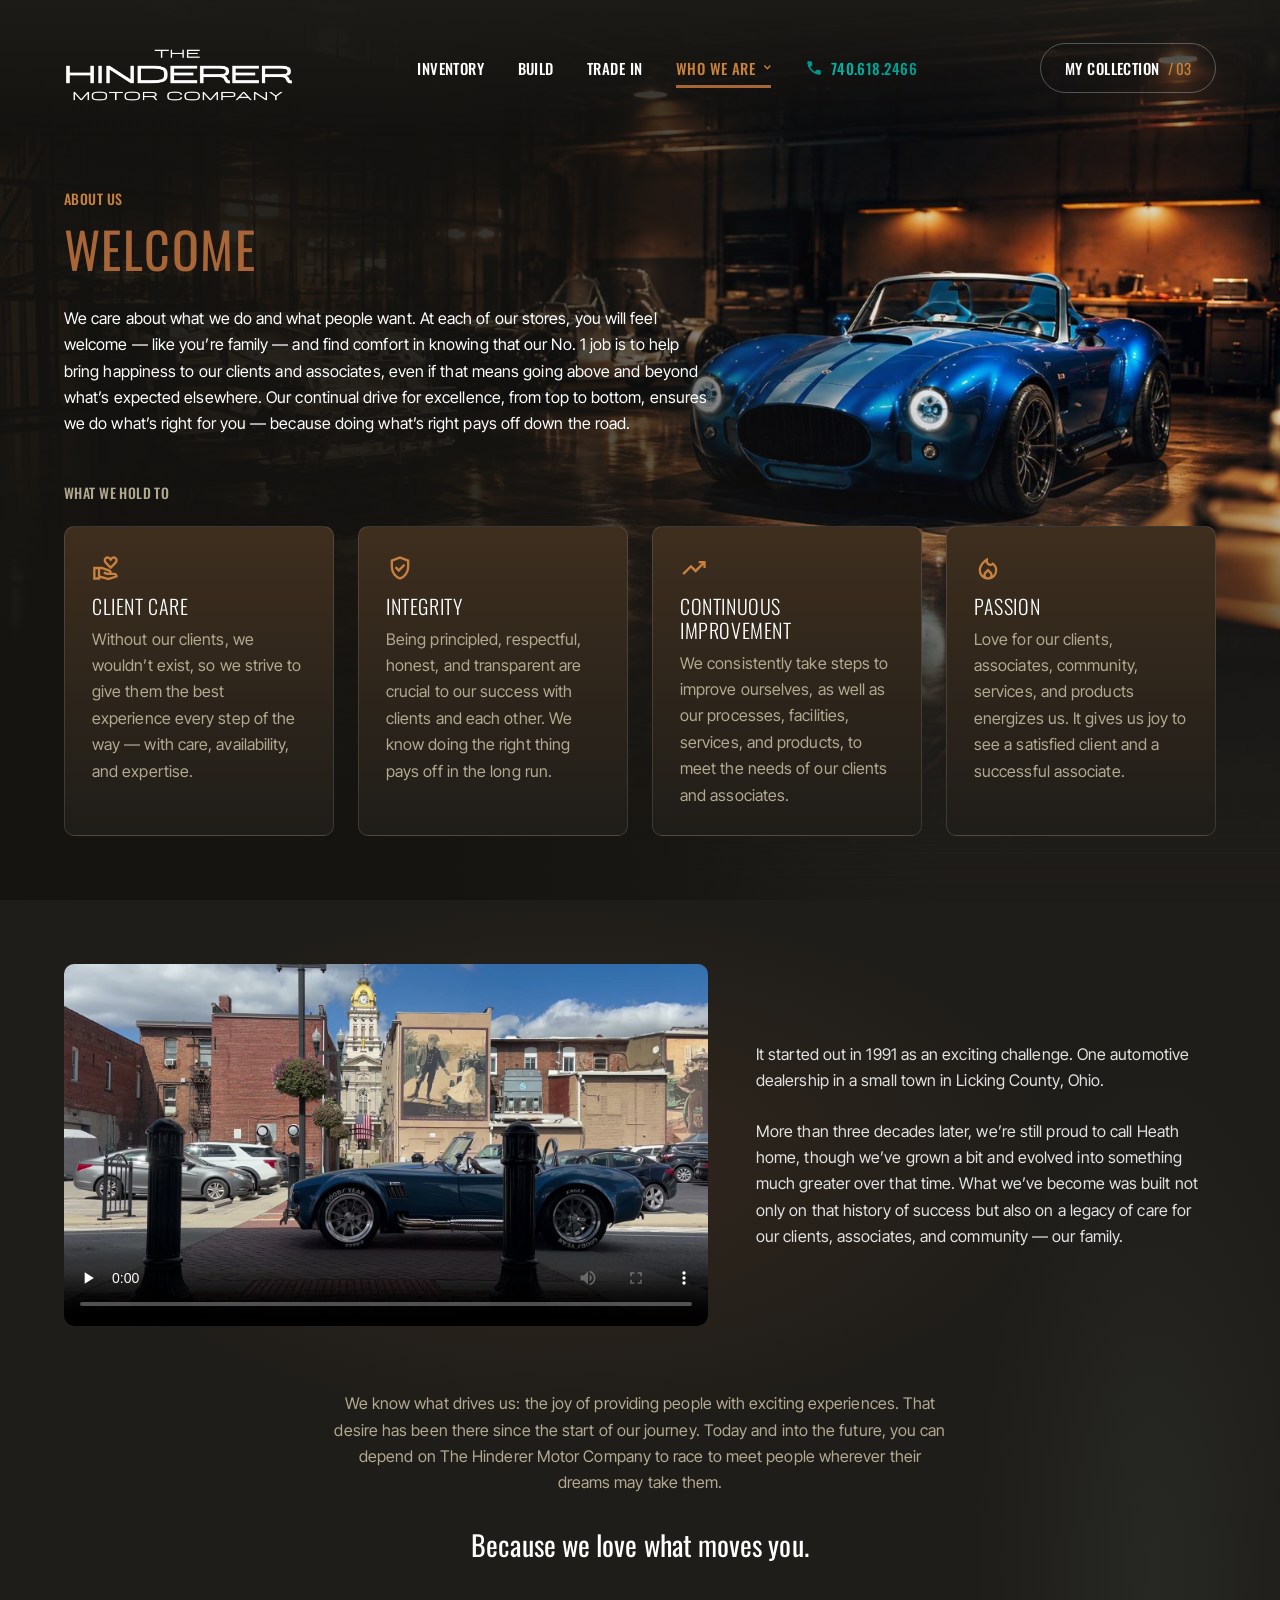
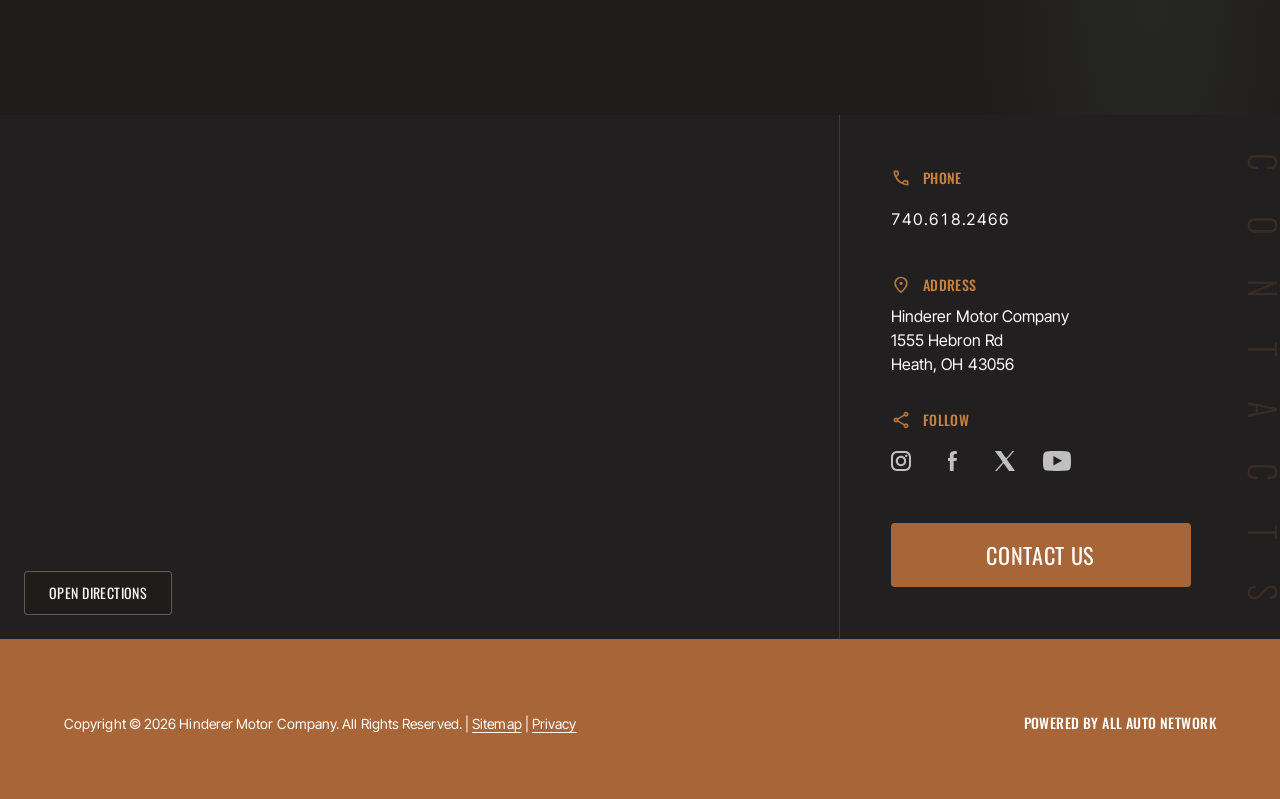
<file: who_we_are_about.html>
<!doctype html>
<html lang="en">
<head>
  <meta charset="utf-8">
  <meta name="viewport" content="width=device-width, initial-scale=1">

  <title>About — Hinderer Motor Company</title>
  <meta name="description" content="Since 1965 Hinderer Motor Company has built custom roadsters in Heath, Ohio — precision engineering, timeless design, and a personal build from first drawing to delivery.">
  <meta name="theme-color" content="#1f1d19">

  <link rel="icon" href="assets/img/logo-hinderer.png" sizes="any">
  <!-- No hero preload: this page has no hero. The first paint here is twelve
       card thumbnails, and they are lazy by design — preloading anything above
       them would only delay the one image the visitor actually scrolls to. -->

  <!-- Two voices: Oswald carries headline mass, Inter carries reading and
       data. Degular (licensed, not supplied) leads --font-display in
       tokens.css and takes over the moment its @font-face lands — no markup
       change required. -->
  <link rel="preconnect" href="https://fonts.googleapis.com">
  <link rel="preconnect" href="https://fonts.gstatic.com" crossorigin>
  <link href="https://fonts.googleapis.com/css2?family=Inter+Tight:wght@400;500;600&family=Oswald:wght@300;400;500;600&family=Playfair+Display:wght@400;500&display=swap" rel="stylesheet">

  <!-- The cascade, in the order it must load:
       tokens  → the values, and the only place a raw value is written
       system  → layout, rhythm, utilities (this replaced Bootstrap)
       main    → the components
       oswald  → the display-face layer, one link away from being removed -->
  <link rel="stylesheet" href="assets/css/tokens.css">
  <link rel="stylesheet" href="assets/css/system.css">
  <link rel="stylesheet" href="assets/css/main.css">
  <!-- The display face, kept as its own layer rather than folded into main.css:
       it is applied last and can be lifted out in one line if the face changes.
       Every new page loads these four, in this order. -->
  <link rel="stylesheet" href="assets/css/display-oswald.css">

  <!-- Marks that scripting is available, before first paint. Only then does
       the mobile nav collapse behind its toggle; without JS it renders as a
       stacked list and every destination stays reachable. -->
  <script>document.documentElement.className += " js";</script>
</head>

<body>
<a class="skip-link" href="#main">Skip to content</a>

<!-- =====================================================================
     SITE HEADER — shared across every page. Copy verbatim into new pages
     and change only the aria-current on the active nav item.
     ===================================================================== -->
<header class="site-header" id="siteHeader">
  <div class="wrap site-header__inner">

    <a class="brand" href="index.html" aria-label="Hinderer Motor Company — home">
      <img class="brand__mark" src="assets/img/logo-hinderer.png"
           alt="The Hinderer Motor Company — we love what moves you" width="272" height="94">
    </a>

    <button class="nav-toggle" type="button"
            aria-expanded="false" aria-controls="siteNav" data-nav-toggle>
      <span class="sr-only">Menu</span>
      <svg width="24" height="24" viewBox="0 0 24 24" fill="none" aria-hidden="true">
        <path d="M3 6h18M3 12h18M3 18h18" stroke="currentColor" stroke-width="2" stroke-linecap="round"/>
      </svg>
    </button>

    <nav class="site-nav" id="siteNav" aria-label="Primary">
      <ul class="site-nav__list">
        <li><a class="site-nav__link" href="inventory.html">Inventory</a></li>
        <li><a class="site-nav__link" href="build.html">Build</a></li>
        <li><a class="site-nav__link" href="trade-in.html">Trade In</a></li>
        <!-- A disclosure, not a link: the destination the link used to have is
             the first item inside it, so nothing is lost. Closed state and open
             state are expressed ONLY through aria-expanded — the stylesheet
             reads it, the same one-source-of-truth the burger uses. -->
        <li class="site-nav__item--menu">
          <button class="site-nav__link site-nav__disclosure" type="button"
                  aria-expanded="false" aria-controls="navWho" aria-current="page" data-nav-menu>
            Who We Are<span class="site-nav__caret" aria-hidden="true"></span>
          </button>
          <ul class="site-nav__submenu list-bare" id="navWho">
            <li><a class="site-nav__sublink" href="who_we_are_about.html" aria-current="page">About</a></li>
            <li><a class="site-nav__sublink" href="who_we_are_team.html">Team</a></li>
            <li><a class="site-nav__sublink" href="who_we_are_contact.html">Contact</a></li>
          </ul>
        </li>
        <li><a class="site-nav__link site-nav__link--phone" href="tel:+17406182466">
          <svg class="site-nav__phone-icon" viewBox="0 -960 960 960" aria-hidden="true" focusable="false" width="18" height="18"><path fill="currentColor" d="M798-120q-125 0-247-54.5T329-329Q229-429 174.5-551T120-798q0-18 12-30t30-12h162q14 0 25 9.5t13 22.5l26 140q2 16-1 27t-11 19l-97 98q20 37 47.5 71.5T387-386q31 31 65 57.5t72 48.5l94-94q9-9 23.5-13.5T670-390l138 28q14 4 23 14.5t9 23.5v162q0 18-12 30t-30 12Z"/></svg>
          <span class="site-nav__phone-num">740.618.2466</span>
        </a></li>
      </ul>
    </nav>

    <a class="collection-pill" href="saved.html">
      <!-- The words drop out below 23.5rem, where holding them squeezed the logo
           to 51px. They stay in the DOM, so the link is still announced as
           "My Collection / 03" — the count is what is lost visually last. -->
      <span class="collection-pill__label">My Collection</span>
      <span class="num-tabular">/ <span data-saved-count>03</span></span>
    </a>

  </div>
</header>


<main id="main" class="lit-sides">

  <!-- ===================================================================
       1 · ABOUT
       Content is the mockup's, verbatim. Two things it contains are NOT carried
       silently and are named in the report: the founding year contradicts the
       home page, and two of the four value cards are cut off mid-sentence in
       the mockup itself.
       =================================================================== -->
  <section class="section about-open" aria-labelledby="aboutTitle">
    <!-- The background supplied for this page: the workshop — the finished car,
         a rolling chassis and a bare aluminium tub in one frame, which is the
         company's own answer to what it does. It fills the screen at every size
         and is never folded, so it is a box the picture covers rather than a
         picture at its own proportion.

         The band is A SIBLING of what stands on it, not its parent. On one
         column the overlay has to run AFTER the picture, and a child cannot
         leave its own box. -->
    <div class="about-open__media">
      <img src="assets/img/about-workshop.jpg" width="1920" height="1132"
           fetchpriority="high"
           alt="A finished Hinderer roadster in the lit workshop, with a rolling chassis and a bare aluminium tub on its trolley standing beside it.">
    </div>

    <!-- WHAT STANDS ON IT: the head, the claim, and the four plates. The plates
         carry their own ground and their own hairline — that is what they were
         drawn for, and it is how the home page already sets them over
         photography. Wide, this sits on the picture; narrow, it runs beneath. -->
    <div class="wrap about-open__overlay" data-scene>
        <div class="stack">
          <p class="eyebrow" data-rise="left">About us</p>
          <h1 class="section-title" id="aboutTitle" data-rise="left">Welcome</h1>
        </div>

        <div class="about__creed" data-rise="left">
          <p>We care about what we do and what people want. At each of our stores, you will feel
            welcome — like you’re family — and find comfort in knowing that our No. 1 job is to
            help bring happiness to our clients and associates, even if that means going above
            and beyond what’s expected elsewhere. Our continual drive for excellence, from top to
            bottom, ensures we do what’s right for you — because doing what’s right pays off down
            the road.</p>
        </div>
        <!-- ===================================================================
             WHAT WE HOLD TO
         Four values. The mockup gives each an icon; this project's icon set has
         none of the four and inventing them would put a second drawing language
         on the page, so the cards carry their names instead. The icons are listed
             as a pending asset.
             =============================================================== -->
        <h2 class="about-open__label" id="valuesTitle">What we hold to</h2>

        <!-- The step plate from the home page, unchanged: same grid, same card,
             same title and body ranks. Only what sits at the top of it differs —
             a numeral there, an icon here, because these are four qualities held
             at once rather than four steps taken in order. -->
        <ul class="steps list-bare" data-scene>
          <li class="step" data-rise="up">
            <span class="step__icon" aria-hidden="true"><svg viewBox="0 -960 960 960" aria-hidden="true" focusable="false"><path fill="currentColor" d="M640-440 474-602q-31-30-52.5-66.5T400-748q0-55 38.5-93.5T532-880q32 0 60 13.5t48 36.5q20-23 48-36.5t60-13.5q55 0 93.5 38.5T880-748q0 43-21 79.5T807-602L640-440Zm0-112 109-107q19-19 35-40.5t16-48.5q0-22-15-37t-37-15q-14 0-26.5 5.5T700-778l-60 72-60-72q-9-11-21.5-16.5T532-800q-22 0-37 15t-15 37q0 27 16 48.5t35 40.5l109 107ZM280-220l278 76 238-74q-5-9-14.5-15.5T760-240H558q-27 0-43-2t-33-8l-93-31 22-78 81 27q17 5 40 8t68 4q0-11-6.5-21T578-354l-234-86h-64v220ZM40-80v-440h304q7 0 14 1.5t13 3.5l235 87q33 12 53.5 42t20.5 66h80q50 0 85 33t35 87v40L560-60l-280-78v58H40Zm80-80h80v-280h-80v280Zm520-546Z"/></svg></span>
            <h3 class="step__title">Client Care</h3>
            <p class="step__body">Without our clients, we wouldn’t exist, so we strive to give
              them the best experience every step of the way — with care, availability, and
              expertise.</p>
          </li>
          <li class="step" data-rise="up">
            <span class="step__icon" aria-hidden="true"><svg viewBox="0 -960 960 960" aria-hidden="true" focusable="false"><path fill="currentColor" d="m438-338 226-226-57-57-169 169-84-84-57 57 141 141Zm42 258q-139-35-229.5-159.5T160-516v-244l320-120 320 120v244q0 152-90.5 276.5T480-80Zm0-84q104-33 172-132t68-220v-189l-240-90-240 90v189q0 121 68 220t172 132Zm0-316Z"/></svg></span>
            <h3 class="step__title">Integrity</h3>
            <p class="step__body">Being principled, respectful, honest, and transparent are
              crucial to our success with clients and each other. We know doing the right thing
              pays off in the long run.</p>
          </li>
          <li class="step" data-rise="up">
            <span class="step__icon" aria-hidden="true"><svg viewBox="0 -960 960 960" aria-hidden="true" focusable="false"><path fill="currentColor" d="m136-240-56-56 296-298 160 160 208-206H640v-80h240v240h-80v-104L536-320 376-480 136-240Z"/></svg></span>
            <h3 class="step__title">Continuous Improvement</h3>
            <p class="step__body">We consistently take steps to improve ourselves, as well as our
              processes, facilities, services, and products, to meet the needs of our clients and
              associates.</p>
          </li>
          <li class="step" data-rise="up">
            <span class="step__icon" aria-hidden="true"><svg viewBox="0 -960 960 960" aria-hidden="true" focusable="false"><path fill="currentColor" d="M240-400q0 52 21 98.5t60 81.5q-1-5-1-9v-9q0-32 12-60t35-51l113-111 113 111q23 23 35 51t12 60v9q0 4-1 9 39-35 60-81.5t21-98.5q0-50-18.5-94.5T648-574q-20 13-42 19.5t-45 6.5q-62 0-107.5-41T401-690q-39 33-69 68.5t-50.5 72Q261-513 250.5-475T240-400Zm240 52-57 56q-11 11-17 25t-6 29q0 32 23.5 55t56.5 23q33 0 56.5-23t23.5-55q0-16-6-29.5T537-292l-57-56Zm0-492v132q0 34 23.5 57t57.5 23q18 0 33.5-7.5T622-658l18-22q74 42 117 117t43 163q0 134-93 227T480-80q-134 0-227-93t-93-227q0-129 86.5-245T480-840Z"/></svg></span>
            <h3 class="step__title">Passion</h3>
            <p class="step__body">Love for our clients, associates, community, services, and
              products energizes us. It gives us joy to see a satisfied client and a successful
              associate.</p>
          </li>
        </ul>
      </div>

    <div class="wrap">

      <!-- THE ORIGIN, and the place it names. The paragraph is about one town in
           Licking County, and this is that town — the courthouse square, with
           the roadster parked on it. It was a card the width of the
           page holding a column of text and half a field of nothing; a
           photograph is what that half was missing, and with one beside it the
           text needs no box of its own.

           THE FILM, not a still of it. The home page's #about carries this same
           film, and its poster IS the frame that stood here — so at rest the
           block looks exactly as it did, and pressing play is the only thing
           that was added. A page that tells the company's origin in prose while
           the company tells it on camera two clicks away was holding the weaker
           of the two.

           `preload="none"` so a 5 MB asset is not fetched by anyone who scrolls
           past it; the poster is the only thing that loads until someone asks.
           `bare` because a UA figure carries 1em/40px of margin, and inside this
           grid that indents the media against nothing. -->
      <div class="about" data-scene>
        <figure class="about__place bare" data-rise="left">
          <video controls preload="none" playsinline
                 poster="assets/img/whoweare-poster.jpg"
                 aria-label="A Backdraft roadster on Courthouse Square in Newark, Ohio">
            <source src="assets/video/about-us.webm" type="video/webm">
            <source src="assets/video/about-us.mp4" type="video/mp4">
            Your browser cannot play this video. The same story is told in the text beside it.
          </video>
        </figure>

        <div class="about__origin" data-rise="right">
          <p>It started out in 1991 as an exciting challenge. One automotive dealership in a
            small town in Licking County, Ohio.</p>
          <p>More than three decades later, we’re still proud to call Heath home, though we’ve
            grown a bit and evolved into something much greater over that time. What we’ve
            become was built not only on that history of success but also on a legacy of care
            for our clients, associates, and community — our family.</p>
        </div>
      </div>

      <!-- The coda. One movement, so it takes a BLOCK interval and not another
           section's worth: as three sections these three blocks stacked two full
           section paddings between them — 320px of nothing between the cards and
           the last word, which no one chose. -->
      <h2 class="sr-only" id="driveTitle">What drives us</h2>
      <div class="about-coda" data-scene>
        <p data-rise="left">We know what drives us: the joy of providing people with exciting
          experiences. That desire has been there since the start of our journey. Today and into
          the future, you can depend on The Hinderer Motor Company to race to meet people
          wherever their dreams may take them.</p>
        <p class="about-coda__sign" data-rise="left">Because we love what moves you.</p>
      </div>
    </div>
  </section>


  <!-- ===================================================================
       3 · CONTACT
       =================================================================== -->
  <!-- Full-bleed by construction: the map is a place, and a place cropped into
       a content column reads as a picture of a place. The panel beside it is the
       only large warm field on the page, which is what makes the page resolve
       here instead of trailing off. -->
  <section class="contact" id="contact" aria-labelledby="contactTitle">
    <div class="contact__map">
      <iframe class="contact__map__frame"
              title="Map showing Hinderer Motor Company at 1555 Hebron Rd, Heath, Ohio"
              src="https://www.openstreetmap.org/export/embed.html?bbox=-82.4590%2C40.0215%2C-82.4190%2C40.0435&amp;layer=mapnik&amp;marker=40.0325%2C-82.4390"
              loading="lazy" referrerpolicy="no-referrer-when-downgrade"></iframe>
      <!-- The interactive frame cannot be a link, so the route to full
           directions is stated separately and stays keyboard reachable. -->
      <a class="contact__map__link"
         href="https://www.openstreetmap.org/?mlat=40.0325&amp;mlon=-82.4390#map=15/40.0325/-82.4390"
         target="_blank" rel="noopener">
        Open directions
        <span class="sr-only">— 1555 Hebron Rd, Heath, Ohio, opens in a new tab</span>
      </a>
    </div>

    <div class="contact__panel">
      <!-- Decorative: the word is already the section's heading for a reader
           that cannot see it. -->
      <span class="contact__spine" aria-hidden="true"><span>C</span><span>O</span><span>N</span><span>T</span><span>A</span><span>C</span><span>T</span><span>S</span></span>

      <div class="contact__body">
        <h2 class="sr-only" id="contactTitle">Contact Hinderer Motor Company</h2>

        <div class="contact__item">
          <p class="contact__label">
            <svg class="contact__icon" viewBox="0 -960 960 960" aria-hidden="true" focusable="false" width="20" height="20"><path fill="currentColor" d="M798-120q-125 0-247-54.5T329-329Q229-429 174.5-551T120-798q0-18 12-30t30-12h162q14 0 25 9.5t13 22.5l26 140q2 16-1 27t-11 19l-97 98q20 37 47.5 71.5T387-386q31 31 65 57.5t72 48.5l94-94q9-9 23.5-13.5T670-390l138 28q14 4 23 14.5t9 23.5v162q0 18-12 30t-30 12ZM241-600l66-66-17-94h-89q5 41 14 81t26 79Zm358 358q39 17 79.5 27t81.5 13v-88l-94-19-67 67ZM241-600Zm358 358Z"/></svg>
            Phone
          </p>
          <p class="contact__value">
            <a class="num-tabular" href="tel:+17406182466">740.618.2466</a>
          </p>
        </div>

        <div class="contact__item">
          <p class="contact__label">
            <svg class="contact__icon" viewBox="0 -960 960 960" aria-hidden="true" focusable="false" width="20" height="20"><path fill="currentColor" d="M480-480q33 0 56.5-23.5T560-560q0-33-23.5-56.5T480-640q-33 0-56.5 23.5T400-560q0 33 23.5 56.5T480-480Zm0 294q122-112 181-203.5T720-552q0-109-69.5-178.5T480-800q-101 0-170.5 69.5T240-552q0 71 59 162.5T480-186Zm0 106Q319-217 239.5-334.5T160-552q0-150 96.5-239T480-880q127 0 223.5 89T800-552q0 100-79.5 217.5T480-80Zm0-480Z"/></svg>
            Address
          </p>
          <address class="contact__value">
            Hinderer Motor Company<br>
            1555 Hebron Rd<br>
            Heath, OH 43056
          </address>
        </div>

        <div class="contact__item">
          <p class="contact__label">
            <svg class="contact__icon" viewBox="0 -960 960 960" aria-hidden="true" focusable="false" width="20" height="20"><path fill="currentColor" d="M720-80q-50 0-85-35t-35-85q0-7 1-14.5t3-13.5L322-392q-17 15-38 23.5t-44 8.5q-50 0-85-35t-35-85q0-50 35-85t85-35q23 0 44 8.5t38 23.5l282-164q-2-6-3-13.5t-1-14.5q0-50 35-85t85-35q50 0 85 35t35 85q0 50-35 85t-85 35q-23 0-44-8.5T638-672L356-508q2 6 3 13.5t1 14.5q0 7-1 14.5t-3 13.5l282 164q17-15 38-23.5t44-8.5q50 0 85 35t35 85q0 50-35 85t-85 35Zm0-640q17 0 28.5-11.5T760-760q0-17-11.5-28.5T720-800q-17 0-28.5 11.5T680-760q0 17 11.5 28.5T720-720ZM240-440q17 0 28.5-11.5T280-480q0-17-11.5-28.5T240-520q-17 0-28.5 11.5T200-480q0 17 11.5 28.5T240-440Zm480 280q17 0 28.5-11.5T760-200q0-17-11.5-28.5T720-240q-17 0-28.5 11.5T680-200q0 17 11.5 28.5T720-160Zm0-600ZM240-480Zm480 280Z"/></svg>
            Follow
          </p>
          <ul class="social contact__value">
            <li><a href="#" aria-label="Hinderer Motor Company on Instagram"><img src="assets/icons/social-instagram.svg" alt="" aria-hidden="true" width="21" height="21"></a></li>
            <li><a href="#" aria-label="Hinderer Motor Company on Facebook"><img src="assets/icons/social-facebook.svg" alt="" aria-hidden="true" width="21" height="21"></a></li>
            <li><a href="#" aria-label="Hinderer Motor Company on X"><img src="assets/icons/social-x.svg" alt="" aria-hidden="true" width="21" height="21"></a></li>
            <li><a href="#" aria-label="Hinderer Motor Company on YouTube"><img src="assets/icons/social-youtube.svg" alt="" aria-hidden="true" width="21" height="21"></a></li>
          </ul>
        </div>

        <a class="btn-hmc btn-hmc--primary btn-hmc--centred btn-hmc--wide contact__cta" href="who_we_are_contact.html">Contact Us</a>
      </div>
    </div>
  </section>


</main>




<!-- =====================================================================
     SITE FOOTER — shared across every page.
     ===================================================================== -->
<footer class="site-footer">
  <div class="wrap site-footer__inner">
    <p class="site-footer__legal">
      Copyright © <span data-current-year>2024</span> Hinderer Motor Company. All Rights Reserved. |
      <a href="sitemap.html">Sitemap</a> | <a href="privacy.html">Privacy</a>
    </p>
    <p class="site-footer__credit">Powered By All Auto Network</p>
  </div>
</footer>


<!-- Video lightbox — only opened by a control that really has a video -->
<dialog class="dialog" id="videoModal" aria-labelledby="videoModalTitle">
  <div class="dialog__head">
    <h2 class="dialog__title" id="videoModalTitle">Video</h2>
    <button type="button" class="dialog__close" data-dialog-close aria-label="Close video">
      <svg viewBox="0 0 24 24" fill="none" aria-hidden="true">
        <path d="M6 6l12 12M18 6L6 18" stroke="currentColor" stroke-width="2" stroke-linecap="round"/>
      </svg>
    </button>
  </div>
  <div class="dialog__body">
    <video id="videoModalPlayer" controls playsinline></video>
  </div>
</dialog>

<script src="assets/js/main.js"></script>
</body>
</html>
</file>
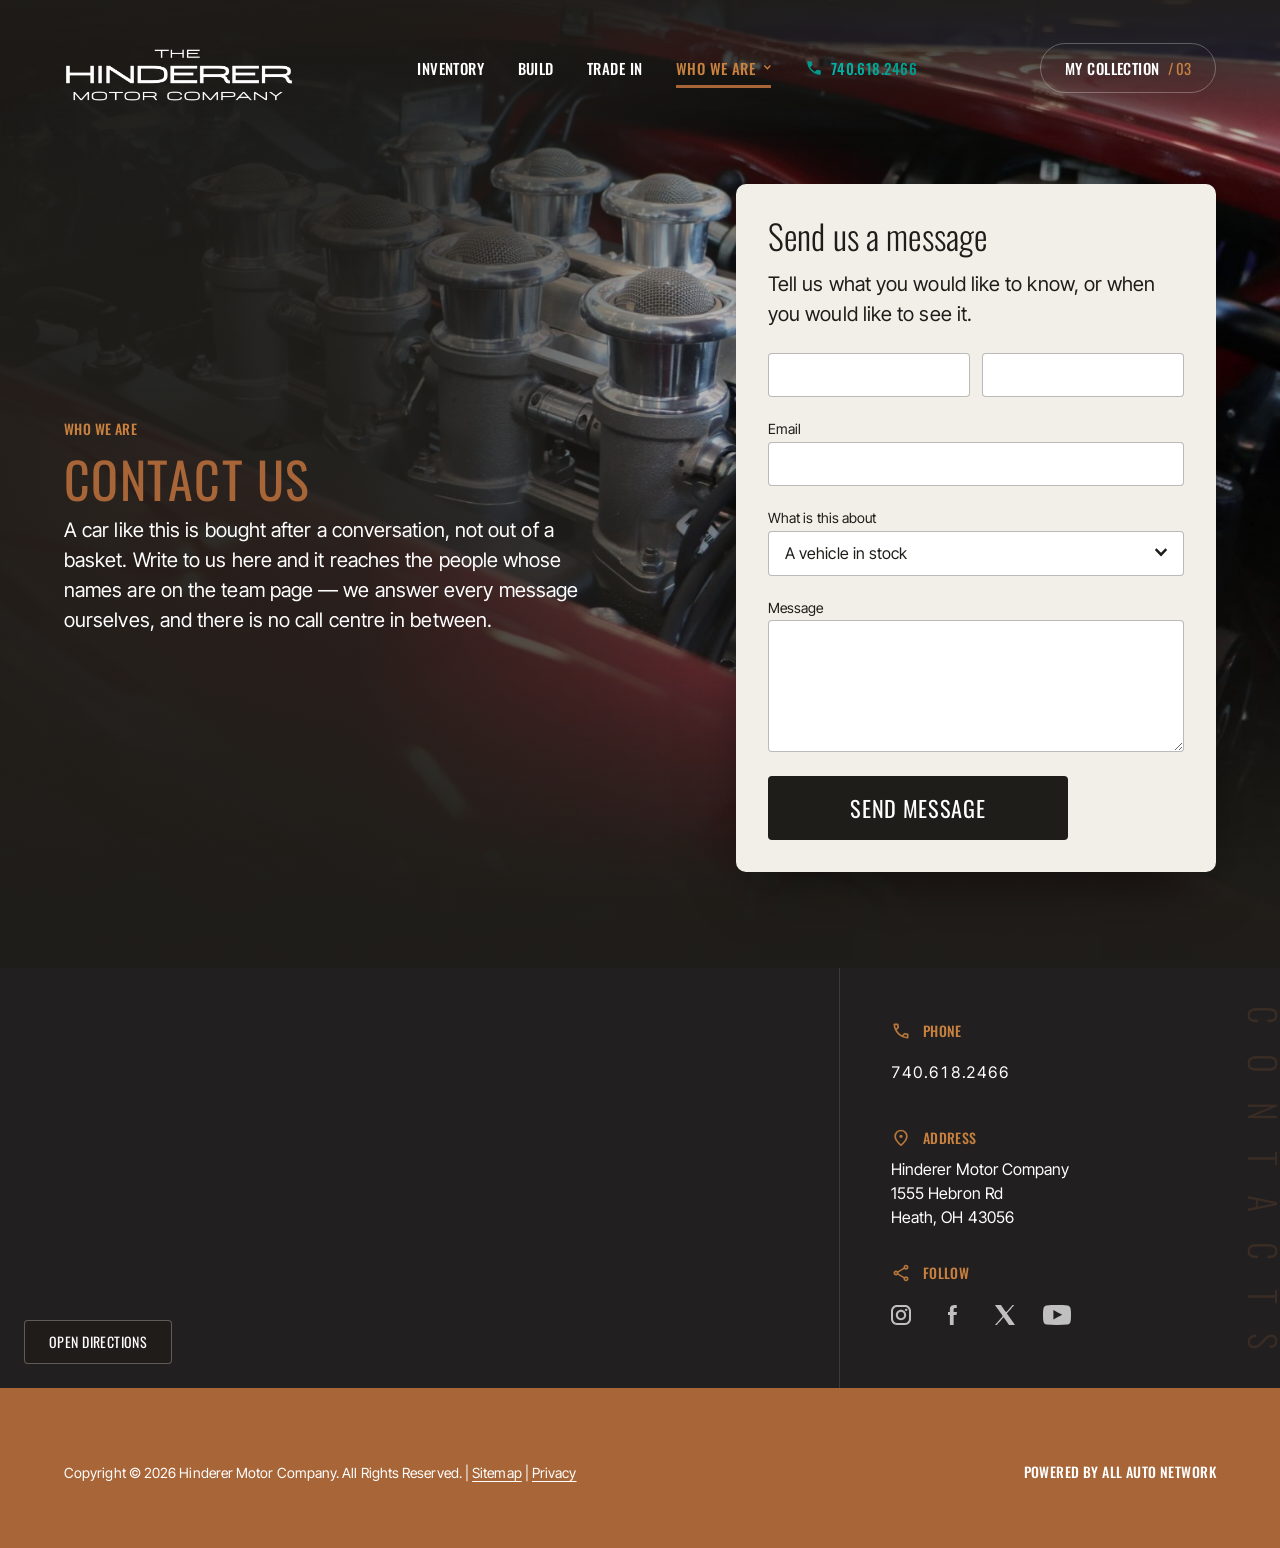
<file: who_we_are_contact.html>
<!doctype html>
<html lang="en">
<head>
  <meta charset="utf-8">
  <meta name="viewport" content="width=device-width, initial-scale=1">

  <title>Contact — Hinderer Motor Company</title>
  <meta name="description" content="Talk to Hinderer Motor Company in Heath, Ohio — send a message, call 740.618.2466, or come to 1555 Hebron Rd. Every message is answered by the people who build the cars.">
  <meta name="theme-color" content="#1f1d19">

  <link rel="icon" href="assets/img/logo-hinderer.png" sizes="any">
  <!-- No hero preload: this page has no hero. The one photograph on it sits in
       the second column, below the form, and is lazy for that reason —
       preloading it would compete with the thing the page is for. -->

  <!-- Two voices: Oswald carries headline mass, Inter carries reading and
       data. Degular (licensed, not supplied) leads --font-display in
       tokens.css and takes over the moment its @font-face lands — no markup
       change required. -->
  <link rel="preconnect" href="https://fonts.googleapis.com">
  <link rel="preconnect" href="https://fonts.gstatic.com" crossorigin>
  <link href="https://fonts.googleapis.com/css2?family=Inter+Tight:wght@400;500;600&family=Oswald:wght@300;400;500;600&family=Playfair+Display:wght@400;500&display=swap" rel="stylesheet">

  <!-- The cascade, in the order it must load:
       tokens  → the values, and the only place a raw value is written
       system  → layout, rhythm, utilities (this replaced Bootstrap)
       main    → the components
       oswald  → the display-face layer, one link away from being removed -->
  <link rel="stylesheet" href="assets/css/tokens.css">
  <link rel="stylesheet" href="assets/css/system.css">
  <link rel="stylesheet" href="assets/css/main.css">
  <!-- The display face, kept as its own layer rather than folded into main.css:
       it is applied last and can be lifted out in one line if the face changes.
       Every new page loads these four, in this order. -->
  <link rel="stylesheet" href="assets/css/display-oswald.css">

  <!-- Marks that scripting is available, before first paint. Only then does
       the mobile nav collapse behind its toggle; without JS it renders as a
       stacked list and every destination stays reachable. -->
  <script>document.documentElement.className += " js";</script>
</head>

<body>
<a class="skip-link" href="#main">Skip to content</a>

<!-- =====================================================================
     SITE HEADER — shared across every page. Copy verbatim into new pages
     and change only the aria-current on the active nav item.
     ===================================================================== -->
<header class="site-header" id="siteHeader">
  <div class="wrap site-header__inner">

    <a class="brand" href="index.html" aria-label="Hinderer Motor Company — home">
      <img class="brand__mark" src="assets/img/logo-hinderer.png"
           alt="The Hinderer Motor Company — we love what moves you" width="272" height="94">
    </a>

    <button class="nav-toggle" type="button"
            aria-expanded="false" aria-controls="siteNav" data-nav-toggle>
      <span class="sr-only">Menu</span>
      <svg width="24" height="24" viewBox="0 0 24 24" fill="none" aria-hidden="true">
        <path d="M3 6h18M3 12h18M3 18h18" stroke="currentColor" stroke-width="2" stroke-linecap="round"/>
      </svg>
    </button>

    <nav class="site-nav" id="siteNav" aria-label="Primary">
      <ul class="site-nav__list">
        <li><a class="site-nav__link" href="inventory.html">Inventory</a></li>
        <li><a class="site-nav__link" href="build.html">Build</a></li>
        <li><a class="site-nav__link" href="trade-in.html">Trade In</a></li>
        <!-- A disclosure, not a link: the destination the link used to have is
             the first item inside it, so nothing is lost. Closed state and open
             state are expressed ONLY through aria-expanded — the stylesheet
             reads it, the same one-source-of-truth the burger uses. -->
        <li class="site-nav__item--menu">
          <button class="site-nav__link site-nav__disclosure" type="button"
                  aria-expanded="false" aria-controls="navWho" aria-current="page" data-nav-menu>
            Who We Are<span class="site-nav__caret" aria-hidden="true"></span>
          </button>
          <ul class="site-nav__submenu list-bare" id="navWho">
            <li><a class="site-nav__sublink" href="who_we_are_about.html">About</a></li>
            <li><a class="site-nav__sublink" href="who_we_are_team.html">Team</a></li>
            <li><a class="site-nav__sublink" href="who_we_are_contact.html" aria-current="page">Contact</a></li>
          </ul>
        </li>
        <li><a class="site-nav__link site-nav__link--phone" href="tel:+17406182466">
          <svg class="site-nav__phone-icon" viewBox="0 -960 960 960" aria-hidden="true" focusable="false" width="18" height="18"><path fill="currentColor" d="M798-120q-125 0-247-54.5T329-329Q229-429 174.5-551T120-798q0-18 12-30t30-12h162q14 0 25 9.5t13 22.5l26 140q2 16-1 27t-11 19l-97 98q20 37 47.5 71.5T387-386q31 31 65 57.5t72 48.5l94-94q9-9 23.5-13.5T670-390l138 28q14 4 23 14.5t9 23.5v162q0 18-12 30t-30 12Z"/></svg>
          <span class="site-nav__phone-num">740.618.2466</span>
        </a></li>
      </ul>
    </nav>

    <a class="collection-pill" href="saved.html">
      <!-- The words drop out below 23.5rem, where holding them squeezed the logo
           to 51px. They stay in the DOM, so the link is still announced as
           "My Collection / 03" — the count is what is lost visually last. -->
      <span class="collection-pill__label">My Collection</span>
      <span class="num-tabular">/ <span data-saved-count>03</span></span>
    </a>

  </div>
</header>


<main id="main" class="lit-sides">

  <!-- ===================================================================
       1 · THE OPENING BAND — the head, and the form standing on the picture

       The page's one task is on the first screen, on the photograph of the work
       behind it. The bone panel is the only light mass on the frame, which is
       the strongest figure-ground this system owns and the same surface the
       search, price and quotation panels already use — so a visitor knows what
       the block is before reading a word of it.

       The picture the client supplied is the right one for that: not a building
       and not a handshake, but eight throttle bodies on a finished engine — the
       answer to "who is on the other end of this form", stated as work rather
       than as a claim.
       =================================================================== -->
  <section class="section contact-open" aria-labelledby="contactTitle">

    <!-- A LAYER, not a band. It is pinned to the section, so the section is
         sized by what stands on it and the picture covers whatever that comes
         to — no height written in two places to be kept in sync. The scrim
         stops are measured on THIS frame and are in main.css beside them. -->
    <div class="contact-open__media">
      <img src="assets/img/contact-engine.jpg" width="1920" height="1178"
           fetchpriority="high"
           alt="The open bonnet of a red roadster in the workshop, showing eight polished velocity stacks on its injected V8.">
    </div>

    <div class="wrap contact-open__inner" data-scene>

      <div class="contact-open__head">
        <div class="stack">
          <p class="eyebrow" data-rise="left">Who we are</p>
          <h1 class="section-title" id="contactTitle" data-rise="left">Contact Us</h1>
          <!-- .lead, not .standfirst. The standfirst is copper, and under a
               copper title at 52px two copper masses read as one block with a
               size change in it. Near-white gives the head a tonal ladder —
               copper label, copper title, white sentence — which is the ladder
               the about page opens with as well. -->
          <p class="lead" data-rise="left">A car like this is bought after a conversation, not out of a
            basket. Write to us here and it reaches the people whose names are on the team page — we
            answer every message ourselves, and there is no call centre in between.</p>
        </div>
      </div>

      <!-- No backend. This posts to itself, exactly as the enquiry form on the
           vehicle page and the estimate form in the configurator do — one
           behaviour across all three, and the wiring is a single action
           attribute when the endpoint exists. -->
      <form class="contact-form" method="post" action="#contactTitle"
            aria-labelledby="messageTitle" data-rise="right">
        <h2 class="section-sub" id="messageTitle">Send us a message</h2>
        <p class="lead">Tell us what you would like to know, or when you would like to see it.</p>

        <div class="field-pair">
          <div class="field">
            <label class="field__label" for="cName">Your name</label>
            <input class="control" id="cName" name="name" type="text" autocomplete="name" required>
          </div>
          <div class="field">
            <label class="field__label" for="cPhone">Phone</label>
            <input class="control" id="cPhone" name="phone" type="tel" autocomplete="tel">
          </div>
        </div>

        <div class="field u-mt-5">
          <label class="field__label" for="cEmail">Email</label>
          <input class="control" id="cEmail" name="email" type="email" autocomplete="email" required>
        </div>

        <!-- The subject is a real routing decision, not form-length filler: its
             five answers are the five things this company actually does, and
             each one already has a page. It is the difference between a message
             landing on a desk and a message landing on the right desk. -->
        <div class="field u-mt-5">
          <label class="field__label" for="cSubject">What is this about</label>
          <span class="select">
            <select class="control" id="cSubject" name="subject">
              <option>A vehicle in stock</option>
              <option>A custom build</option>
              <option>A trade-in</option>
              <option>Finance</option>
              <option>Something else</option>
            </select>
          </span>
        </div>

        <div class="field u-mt-5">
          <label class="field__label" for="cMsg">Message</label>
          <textarea class="control control--area" id="cMsg" name="message" rows="4" required></textarea>
        </div>

        <button class="btn-hmc btn-hmc--dark btn-hmc--centred btn-hmc--wide u-mt-5"
                type="submit">Send message</button>
      </form>
    </div>
  </section>


  <!-- ===================================================================
       2 · CONTACT — the site's own band, exactly as the other five pages
       carry it: full-bleed map beside the dark panel of particulars.

       It is not a duplicate here. On every other page this band summarises the
       contact page and offers a route to it; on the contact page the thing it
       summarises is the screen above it, so it is simply the particulars in the
       place the whole site already puts them.

       ONE DEPARTURE, and it is the only one: the band's "Contact Us" button is
       dropped. Here it would point at the page you are standing on, which is a
       control that lies — and the action it offers is the form above.
       =================================================================== -->
  <section class="contact" id="contact" aria-labelledby="contactTitle2">
    <div class="contact__map">
      <iframe class="contact__map__frame"
              title="Map showing Hinderer Motor Company at 1555 Hebron Rd, Heath, Ohio"
              src="https://www.openstreetmap.org/export/embed.html?bbox=-82.4590%2C40.0215%2C-82.4190%2C40.0435&amp;layer=mapnik&amp;marker=40.0325%2C-82.4390"
              loading="lazy" referrerpolicy="no-referrer-when-downgrade"></iframe>
      <!-- The interactive frame cannot be a link, so the route to full
           directions is stated separately and stays keyboard reachable. -->
      <a class="contact__map__link"
         href="https://www.openstreetmap.org/?mlat=40.0325&amp;mlon=-82.4390#map=15/40.0325/-82.4390"
         target="_blank" rel="noopener">
        Open directions
        <span class="sr-only">— 1555 Hebron Rd, Heath, Ohio, opens in a new tab</span>
      </a>
    </div>

    <div class="contact__panel">
      <!-- Decorative: the word is already the section's heading for a reader
           that cannot see it. -->
      <span class="contact__spine" aria-hidden="true"><span>C</span><span>O</span><span>N</span><span>T</span><span>A</span><span>C</span><span>T</span><span>S</span></span>

      <div class="contact__body">
        <h2 class="sr-only" id="contactTitle2">Where to find us</h2>

        <!-- ONE number, and it is the one in the header and in this band on
             every other page. The team cards carry a second (740.522.1106) with
             no label distinguishing it; publishing two numbers a visitor cannot
             tell apart makes them guess, so the second is held back until the
             client says what it is. -->
        <div class="contact__item">
          <p class="contact__label">
            <svg class="contact__icon" viewBox="0 -960 960 960" aria-hidden="true" focusable="false" width="20" height="20"><path fill="currentColor" d="M798-120q-125 0-247-54.5T329-329Q229-429 174.5-551T120-798q0-18 12-30t30-12h162q14 0 25 9.5t13 22.5l26 140q2 16-1 27t-11 19l-97 98q20 37 47.5 71.5T387-386q31 31 65 57.5t72 48.5l94-94q9-9 23.5-13.5T670-390l138 28q14 4 23 14.5t9 23.5v162q0 18-12 30t-30 12ZM241-600l66-66-17-94h-89q5 41 14 81t26 79Zm358 358q39 17 79.5 27t81.5 13v-88l-94-19-67 67ZM241-600Zm358 358Z"/></svg>
            Phone
          </p>
          <p class="contact__value">
            <a class="num-tabular" href="tel:+17406182466">740.618.2466</a>
          </p>
        </div>

        <div class="contact__item">
          <p class="contact__label">
            <svg class="contact__icon" viewBox="0 -960 960 960" aria-hidden="true" focusable="false" width="20" height="20"><path fill="currentColor" d="M480-480q33 0 56.5-23.5T560-560q0-33-23.5-56.5T480-640q-33 0-56.5 23.5T400-560q0 33 23.5 56.5T480-480Zm0 294q122-112 181-203.5T720-552q0-109-69.5-178.5T480-800q-101 0-170.5 69.5T240-552q0 71 59 162.5T480-186Zm0 106Q319-217 239.5-334.5T160-552q0-150 96.5-239T480-880q127 0 223.5 89T800-552q0 100-79.5 217.5T480-80Zm0-480Z"/></svg>
            Address
          </p>
          <address class="contact__value">
            Hinderer Motor Company<br>
            1555 Hebron Rd<br>
            Heath, OH 43056
          </address>
        </div>

        <div class="contact__item">
          <p class="contact__label">
            <svg class="contact__icon" viewBox="0 -960 960 960" aria-hidden="true" focusable="false" width="20" height="20"><path fill="currentColor" d="M720-80q-50 0-85-35t-35-85q0-7 1-14.5t3-13.5L322-392q-17 15-38 23.5t-44 8.5q-50 0-85-35t-35-85q0-50 35-85t85-35q23 0 44 8.5t38 23.5l282-164q-2-6-3-13.5t-1-14.5q0-50 35-85t85-35q50 0 85 35t35 85q0 50-35 85t-85 35q-23 0-44-8.5T638-672L356-508q2 6 3 13.5t1 14.5q0 7-1 14.5t-3 13.5l282 164q17-15 38-23.5t44-8.5q50 0 85 35t35 85q0 50-35 85t-85 35Zm0-640q17 0 28.5-11.5T760-760q0-17-11.5-28.5T720-800q-17 0-28.5 11.5T680-760q0 17 11.5 28.5T720-720ZM240-440q17 0 28.5-11.5T280-480q0-17-11.5-28.5T240-520q-17 0-28.5 11.5T200-480q0 17 11.5 28.5T240-440Zm480 280q17 0 28.5-11.5T760-200q0-17-11.5-28.5T720-240q-17 0-28.5 11.5T680-200q0 17 11.5 28.5T720-160Zm0-600ZM240-480Zm480 280Z"/></svg>
            Follow
          </p>
          <ul class="social contact__value">
            <li><a href="#" aria-label="Hinderer Motor Company on Instagram"><img src="assets/icons/social-instagram.svg" alt="" aria-hidden="true" width="21" height="21"></a></li>
            <li><a href="#" aria-label="Hinderer Motor Company on Facebook"><img src="assets/icons/social-facebook.svg" alt="" aria-hidden="true" width="21" height="21"></a></li>
            <li><a href="#" aria-label="Hinderer Motor Company on X"><img src="assets/icons/social-x.svg" alt="" aria-hidden="true" width="21" height="21"></a></li>
            <li><a href="#" aria-label="Hinderer Motor Company on YouTube"><img src="assets/icons/social-youtube.svg" alt="" aria-hidden="true" width="21" height="21"></a></li>
          </ul>
        </div>
      </div>
    </div>
  </section>


</main>




<!-- =====================================================================
     SITE FOOTER — shared across every page.
     ===================================================================== -->
<footer class="site-footer">
  <div class="wrap site-footer__inner">
    <p class="site-footer__legal">
      Copyright © <span data-current-year>2024</span> Hinderer Motor Company. All Rights Reserved. |
      <a href="sitemap.html">Sitemap</a> | <a href="privacy.html">Privacy</a>
    </p>
    <p class="site-footer__credit">Powered By All Auto Network</p>
  </div>
</footer>


<!-- Video lightbox — only opened by a control that really has a video -->
<dialog class="dialog" id="videoModal" aria-labelledby="videoModalTitle">
  <div class="dialog__head">
    <h2 class="dialog__title" id="videoModalTitle">Video</h2>
    <button type="button" class="dialog__close" data-dialog-close aria-label="Close video">
      <svg viewBox="0 0 24 24" fill="none" aria-hidden="true">
        <path d="M6 6l12 12M18 6L6 18" stroke="currentColor" stroke-width="2" stroke-linecap="round"/>
      </svg>
    </button>
  </div>
  <div class="dialog__body">
    <video id="videoModalPlayer" controls playsinline></video>
  </div>
</dialog>

<script src="assets/js/main.js"></script>
</body>
</html>
</file>
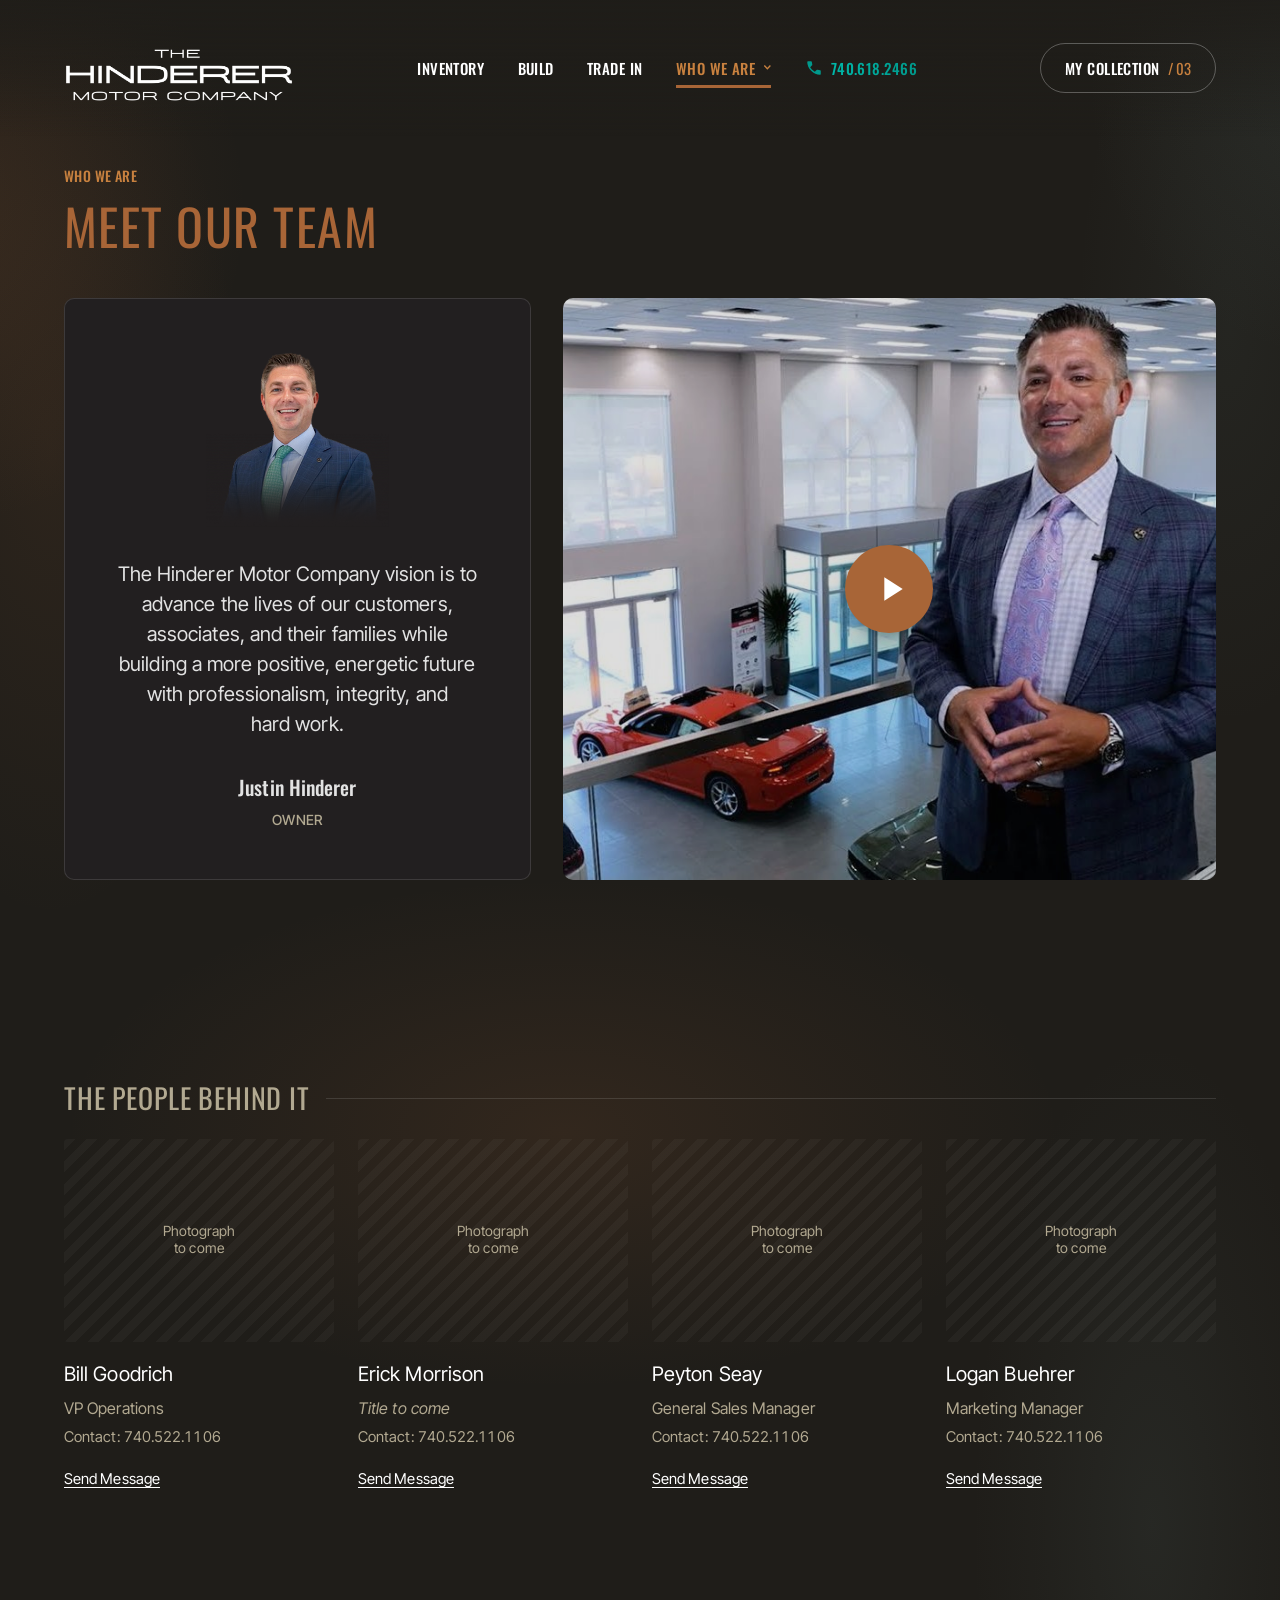
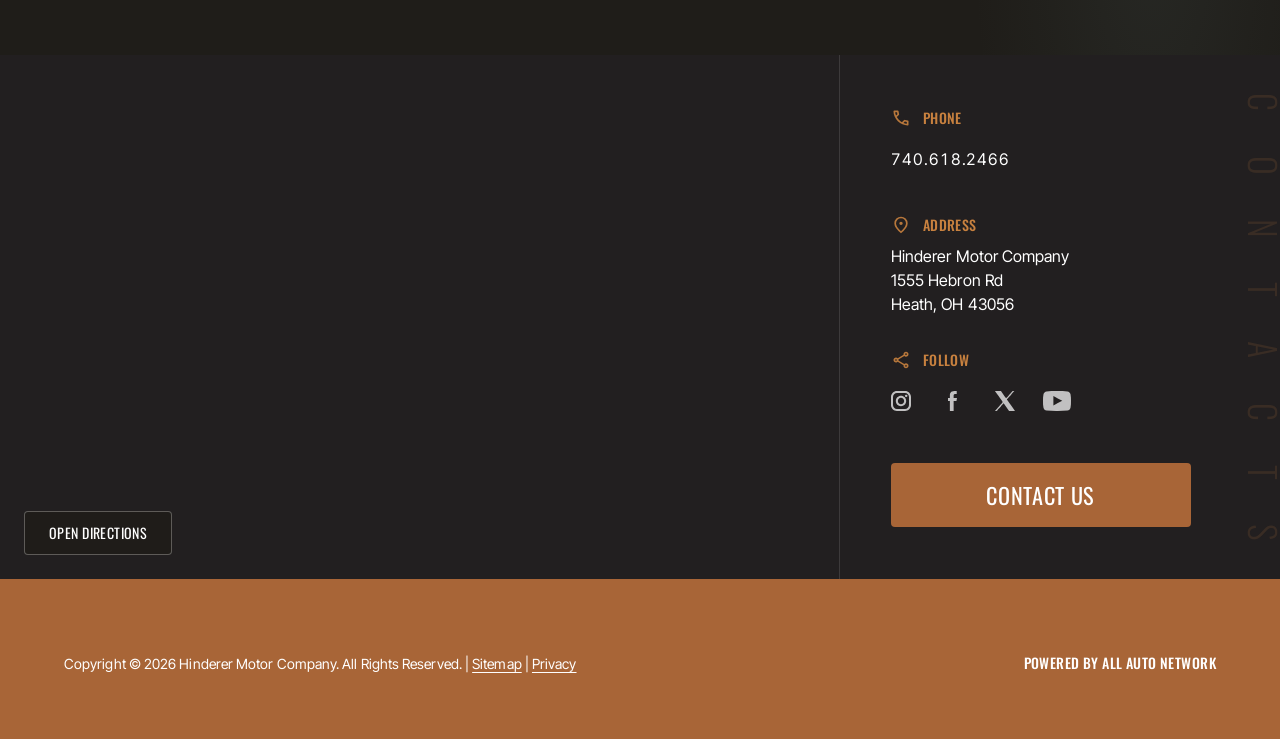
<file: who_we_are_team.html>
<!doctype html>
<html lang="en">
<head>
  <meta charset="utf-8">
  <meta name="viewport" content="width=device-width, initial-scale=1">

  <title>Who We Are — Hinderer Motor Company</title>
  <meta name="description" content="Hinderer Motor Company builds world-class custom roadsters in Heath, Ohio — five decades of precision engineering, and the people behind it.">
  <meta name="theme-color" content="#1f1d19">

  <link rel="icon" href="assets/img/logo-hinderer.png" sizes="any">
  <!-- No hero preload: this page has no hero. The first paint here is twelve
       card thumbnails, and they are lazy by design — preloading anything above
       them would only delay the one image the visitor actually scrolls to. -->

  <!-- Two voices: Oswald carries headline mass, Inter carries reading and
       data. Degular (licensed, not supplied) leads --font-display in
       tokens.css and takes over the moment its @font-face lands — no markup
       change required. -->
  <link rel="preconnect" href="https://fonts.googleapis.com">
  <link rel="preconnect" href="https://fonts.gstatic.com" crossorigin>
  <link href="https://fonts.googleapis.com/css2?family=Inter+Tight:wght@400;500;600&family=Oswald:wght@300;400;500;600&family=Playfair+Display:wght@400;500&display=swap" rel="stylesheet">

  <!-- The cascade, in the order it must load:
       tokens  → the values, and the only place a raw value is written
       system  → layout, rhythm, utilities (this replaced Bootstrap)
       main    → the components
       oswald  → the display-face layer, one link away from being removed -->
  <link rel="stylesheet" href="assets/css/tokens.css">
  <link rel="stylesheet" href="assets/css/system.css">
  <link rel="stylesheet" href="assets/css/main.css">
  <!-- The display face, kept as its own layer rather than folded into main.css:
       it is applied last and can be lifted out in one line if the face changes.
       Every new page loads these four, in this order. -->
  <link rel="stylesheet" href="assets/css/display-oswald.css">

  <!-- Marks that scripting is available, before first paint. Only then does
       the mobile nav collapse behind its toggle; without JS it renders as a
       stacked list and every destination stays reachable. -->
  <script>document.documentElement.className += " js";</script>
</head>

<body>
<a class="skip-link" href="#main">Skip to content</a>

<!-- =====================================================================
     SITE HEADER — shared across every page. Copy verbatim into new pages
     and change only the aria-current on the active nav item.
     ===================================================================== -->
<header class="site-header" id="siteHeader">
  <div class="wrap site-header__inner">

    <a class="brand" href="index.html" aria-label="Hinderer Motor Company — home">
      <img class="brand__mark" src="assets/img/logo-hinderer.png"
           alt="The Hinderer Motor Company — we love what moves you" width="272" height="94">
    </a>

    <button class="nav-toggle" type="button"
            aria-expanded="false" aria-controls="siteNav" data-nav-toggle>
      <span class="sr-only">Menu</span>
      <svg width="24" height="24" viewBox="0 0 24 24" fill="none" aria-hidden="true">
        <path d="M3 6h18M3 12h18M3 18h18" stroke="currentColor" stroke-width="2" stroke-linecap="round"/>
      </svg>
    </button>

    <nav class="site-nav" id="siteNav" aria-label="Primary">
      <ul class="site-nav__list">
        <li><a class="site-nav__link" href="inventory.html">Inventory</a></li>
        <li><a class="site-nav__link" href="build.html">Build</a></li>
        <li><a class="site-nav__link" href="trade-in.html">Trade In</a></li>
        <!-- A disclosure, not a link: the destination the link used to have is
             the first item inside it, so nothing is lost. Closed state and open
             state are expressed ONLY through aria-expanded — the stylesheet
             reads it, the same one-source-of-truth the burger uses. -->
        <li class="site-nav__item--menu">
          <button class="site-nav__link site-nav__disclosure" type="button"
                  aria-expanded="false" aria-controls="navWho" aria-current="page" data-nav-menu>
            Who We Are<span class="site-nav__caret" aria-hidden="true"></span>
          </button>
          <ul class="site-nav__submenu list-bare" id="navWho">
            <li><a class="site-nav__sublink" href="who_we_are_about.html">About</a></li>
            <li><a class="site-nav__sublink" href="who_we_are_team.html" aria-current="page">Team</a></li>
            <li><a class="site-nav__sublink" href="who_we_are_contact.html">Contact</a></li>
          </ul>
        </li>
        <li><a class="site-nav__link site-nav__link--phone" href="tel:+17406182466">
          <svg class="site-nav__phone-icon" viewBox="0 -960 960 960" aria-hidden="true" focusable="false" width="18" height="18"><path fill="currentColor" d="M798-120q-125 0-247-54.5T329-329Q229-429 174.5-551T120-798q0-18 12-30t30-12h162q14 0 25 9.5t13 22.5l26 140q2 16-1 27t-11 19l-97 98q20 37 47.5 71.5T387-386q31 31 65 57.5t72 48.5l94-94q9-9 23.5-13.5T670-390l138 28q14 4 23 14.5t9 23.5v162q0 18-12 30t-30 12Z"/></svg>
          <span class="site-nav__phone-num">740.618.2466</span>
        </a></li>
      </ul>
    </nav>

    <a class="collection-pill" href="saved.html">
      <!-- The words drop out below 23.5rem, where holding them squeezed the logo
           to 51px. They stay in the DOM, so the link is still announced as
           "My Collection / 03" — the count is what is lost visually last. -->
      <span class="collection-pill__label">My Collection</span>
      <span class="num-tabular">/ <span data-saved-count>03</span></span>
    </a>

  </div>
</header>


<main id="main" class="lit-sides">

  <!-- ===================================================================
       1 · WHO WE ARE — the head and the three cells beside it
       Content is the mockup's, verbatim. Two departures from it are named in
       the comments below and nowhere else, because a silent departure is the
       thing this file exists to prevent.
       =================================================================== -->
  <section class="section section--below-header" aria-labelledby="whoTitle">
    <div class="wrap">

      <!-- The head every page uses: small eyebrow, big title. Same markup as
           inventory.html and build.html, verbatim. -->
      <div class="stack" data-scene>
        <p class="eyebrow" data-rise="left">Who we are</p>
        <h1 class="section-title" id="whoTitle" data-rise="left">Meet Our Team</h1>
      </div>

      <!-- COMPOSITION, not the mockup's arrangement.

           The mockup puts a portrait, the vision and the film in three cells of
           one row. Read as forces rather than as boxes, that fails twice: the
           film is the widest thing on the page, so DOMINANCE lands on the device
           presenting the subject rather than on the subject; and the only
           sentence that says what this company believes is the smallest text in
           the smallest box, boxed — which is what made it read as a caption.

           So the statement is the dominant, at the standfirst rank the site
           already owns, unboxed and given air. His name signs it. The film sits
           beside it as SUPPORT and is counterweighted by tone rather than by
           matching mass: text-heavy left, image-heavy right.

           Eye path: title → statement → who said it → his face → the team. -->
      <!-- THE PAGE HAD NO MASS. Title, statement, signature, film and four
           placeholder frames all sat on one dark ground, so the composition was
           a paragraph and a photograph on black — nothing to rank, nothing to
           hold the eye. Every other page in this site solves the same problem
           the same way: a bone panel. The vehicle page prices on it, the search
           page filters on it, the configurator quotes on it. It is the site's
           one light mass, and this page was the only one without it.

           So the company's own words go on it. That is figure against ground,
           it is the surface the rest of the site already reads as "this is the
           important block", and it lets the statement hold its own beside a
           photograph of a face — not by area, but by being the only light thing
           on the page. -->
      <div class="who u-mt-7" data-scene>

        <blockquote class="who__panel" data-rise="left">
          <img class="who__portrait" src="assets/img/justin-hinderer.png"
               alt="Justin Hinderer" width="315" height="310" loading="lazy">

          <p class="who__vision">
            The Hinderer Motor Company vision is to advance the lives of our customers,
            associates, and their families while building a more positive, energetic
            future with professionalism, integrity, and hard work.
          </p>
          <footer class="who__attrib">
            <span class="who__attrib-name">Justin Hinderer</span>
            <span class="who__attrib-role">Owner</span>
          </footer>
        </blockquote>

        <div class="ytfacade" data-rise="right" data-yt="pQUmEprBuYw"
             data-yt-title="Justin Hinderer on Hinderer Motor Company">
          <img src="assets/img/justin-hinderer-poster.jpg"
               alt="Justin Hinderer in the Hinderer showroom"
               width="1138" height="640" loading="lazy">
          <button class="ytfacade__play" type="button" data-yt-play>
            <span class="sr-only">Play the film — Justin Hinderer on Hinderer Motor Company</span>
            <svg viewBox="0 0 24 24" aria-hidden="true" focusable="false">
              <path fill="currentColor" d="M8 5v14l11-7z"/>
            </svg>
          </button>
        </div>
      </div>
    </div>
  </section>


  <!-- ===================================================================
       2 · THE TEAM
       Four people. Their photographs are empty boxes in the mockup too — the
       client has not supplied them — so the frames say so rather than pretending.
       =================================================================== -->
  <section class="section section--flush-top" aria-labelledby="teamTitle">
    <div class="wrap">
      <!-- The section names itself. It used to carry an sr-only heading, so the
           grid arrived with no introduction and the interval above it read as a
           hole rather than as a break. "Team" is deliberately not in it — the
           page is already titled Meet Our Team, and a divider that repeats the
           h1 tells a reader nothing they did not have. -->
      <h2 class="section-divider" id="teamTitle">The people behind it</h2>

      <ul class="team list-bare" data-scene>
        <li class="team-card" data-rise="up">
          <div class="await-photo">Photograph<br>to come</div>
          <p class="team-card__name">Bill Goodrich</p>
          <p class="team-card__role">VP Operations</p>
          <p class="team-card__contact">Contact:
            <a href="tel:+17405221106" class="num-tabular">740.522.1106</a></p>
          <a class="team-card__action" href="who_we_are_contact.html">Send Message</a>
        </li>

        <li class="team-card" data-rise="up">
          <div class="await-photo">Photograph<br>to come</div>
          <p class="team-card__name">Erick Morrison</p>
          <!-- The mockup carries the words "Need to get title" here. That is a
               note to the client, not a job title, so it is not printed as one. -->
          <p class="team-card__role team-card__role--await">Title to come</p>
          <p class="team-card__contact">Contact:
            <a href="tel:+17405221106" class="num-tabular">740.522.1106</a></p>
          <a class="team-card__action" href="who_we_are_contact.html">Send Message</a>
        </li>

        <li class="team-card" data-rise="up">
          <div class="await-photo">Photograph<br>to come</div>
          <p class="team-card__name">Peyton Seay</p>
          <p class="team-card__role">General Sales Manager</p>
          <p class="team-card__contact">Contact:
            <a href="tel:+17405221106" class="num-tabular">740.522.1106</a></p>
          <a class="team-card__action" href="who_we_are_contact.html">Send Message</a>
        </li>

        <li class="team-card" data-rise="up">
          <div class="await-photo">Photograph<br>to come</div>
          <p class="team-card__name">Logan Buehrer</p>
          <p class="team-card__role">Marketing Manager</p>
          <p class="team-card__contact">Contact:
            <a href="tel:+17405221106" class="num-tabular">740.522.1106</a></p>
          <a class="team-card__action" href="who_we_are_contact.html">Send Message</a>
        </li>
      </ul>
    </div>
  </section>


  <!-- ===================================================================
       3 · CONTACT
       =================================================================== -->
  <!-- Full-bleed by construction: the map is a place, and a place cropped into
       a content column reads as a picture of a place. The panel beside it is the
       only large warm field on the page, which is what makes the page resolve
       here instead of trailing off. -->
  <section class="contact" id="contact" aria-labelledby="contactTitle">
    <div class="contact__map">
      <iframe class="contact__map__frame"
              title="Map showing Hinderer Motor Company at 1555 Hebron Rd, Heath, Ohio"
              src="https://www.openstreetmap.org/export/embed.html?bbox=-82.4590%2C40.0215%2C-82.4190%2C40.0435&amp;layer=mapnik&amp;marker=40.0325%2C-82.4390"
              loading="lazy" referrerpolicy="no-referrer-when-downgrade"></iframe>
      <!-- The interactive frame cannot be a link, so the route to full
           directions is stated separately and stays keyboard reachable. -->
      <a class="contact__map__link"
         href="https://www.openstreetmap.org/?mlat=40.0325&amp;mlon=-82.4390#map=15/40.0325/-82.4390"
         target="_blank" rel="noopener">
        Open directions
        <span class="sr-only">— 1555 Hebron Rd, Heath, Ohio, opens in a new tab</span>
      </a>
    </div>

    <div class="contact__panel">
      <!-- Decorative: the word is already the section's heading for a reader
           that cannot see it. -->
      <span class="contact__spine" aria-hidden="true"><span>C</span><span>O</span><span>N</span><span>T</span><span>A</span><span>C</span><span>T</span><span>S</span></span>

      <div class="contact__body">
        <h2 class="sr-only" id="contactTitle">Contact Hinderer Motor Company</h2>

        <div class="contact__item">
          <p class="contact__label">
            <svg class="contact__icon" viewBox="0 -960 960 960" aria-hidden="true" focusable="false" width="20" height="20"><path fill="currentColor" d="M798-120q-125 0-247-54.5T329-329Q229-429 174.5-551T120-798q0-18 12-30t30-12h162q14 0 25 9.5t13 22.5l26 140q2 16-1 27t-11 19l-97 98q20 37 47.5 71.5T387-386q31 31 65 57.5t72 48.5l94-94q9-9 23.5-13.5T670-390l138 28q14 4 23 14.5t9 23.5v162q0 18-12 30t-30 12ZM241-600l66-66-17-94h-89q5 41 14 81t26 79Zm358 358q39 17 79.5 27t81.5 13v-88l-94-19-67 67ZM241-600Zm358 358Z"/></svg>
            Phone
          </p>
          <p class="contact__value">
            <a class="num-tabular" href="tel:+17406182466">740.618.2466</a>
          </p>
        </div>

        <div class="contact__item">
          <p class="contact__label">
            <svg class="contact__icon" viewBox="0 -960 960 960" aria-hidden="true" focusable="false" width="20" height="20"><path fill="currentColor" d="M480-480q33 0 56.5-23.5T560-560q0-33-23.5-56.5T480-640q-33 0-56.5 23.5T400-560q0 33 23.5 56.5T480-480Zm0 294q122-112 181-203.5T720-552q0-109-69.5-178.5T480-800q-101 0-170.5 69.5T240-552q0 71 59 162.5T480-186Zm0 106Q319-217 239.5-334.5T160-552q0-150 96.5-239T480-880q127 0 223.5 89T800-552q0 100-79.5 217.5T480-80Zm0-480Z"/></svg>
            Address
          </p>
          <address class="contact__value">
            Hinderer Motor Company<br>
            1555 Hebron Rd<br>
            Heath, OH 43056
          </address>
        </div>

        <div class="contact__item">
          <p class="contact__label">
            <svg class="contact__icon" viewBox="0 -960 960 960" aria-hidden="true" focusable="false" width="20" height="20"><path fill="currentColor" d="M720-80q-50 0-85-35t-35-85q0-7 1-14.5t3-13.5L322-392q-17 15-38 23.5t-44 8.5q-50 0-85-35t-35-85q0-50 35-85t85-35q23 0 44 8.5t38 23.5l282-164q-2-6-3-13.5t-1-14.5q0-50 35-85t85-35q50 0 85 35t35 85q0 50-35 85t-85 35q-23 0-44-8.5T638-672L356-508q2 6 3 13.5t1 14.5q0 7-1 14.5t-3 13.5l282 164q17-15 38-23.5t44-8.5q50 0 85 35t35 85q0 50-35 85t-85 35Zm0-640q17 0 28.5-11.5T760-760q0-17-11.5-28.5T720-800q-17 0-28.5 11.5T680-760q0 17 11.5 28.5T720-720ZM240-440q17 0 28.5-11.5T280-480q0-17-11.5-28.5T240-520q-17 0-28.5 11.5T200-480q0 17 11.5 28.5T240-440Zm480 280q17 0 28.5-11.5T760-200q0-17-11.5-28.5T720-240q-17 0-28.5 11.5T680-200q0 17 11.5 28.5T720-160Zm0-600ZM240-480Zm480 280Z"/></svg>
            Follow
          </p>
          <ul class="social contact__value">
            <li><a href="#" aria-label="Hinderer Motor Company on Instagram"><img src="assets/icons/social-instagram.svg" alt="" aria-hidden="true" width="21" height="21"></a></li>
            <li><a href="#" aria-label="Hinderer Motor Company on Facebook"><img src="assets/icons/social-facebook.svg" alt="" aria-hidden="true" width="21" height="21"></a></li>
            <li><a href="#" aria-label="Hinderer Motor Company on X"><img src="assets/icons/social-x.svg" alt="" aria-hidden="true" width="21" height="21"></a></li>
            <li><a href="#" aria-label="Hinderer Motor Company on YouTube"><img src="assets/icons/social-youtube.svg" alt="" aria-hidden="true" width="21" height="21"></a></li>
          </ul>
        </div>

        <a class="btn-hmc btn-hmc--primary btn-hmc--centred btn-hmc--wide contact__cta" href="who_we_are_contact.html">Contact Us</a>
      </div>
    </div>
  </section>


</main>



<!-- =====================================================================
     SITE FOOTER — shared across every page.
     ===================================================================== -->
<footer class="site-footer">
  <div class="wrap site-footer__inner">
    <p class="site-footer__legal">
      Copyright © <span data-current-year>2024</span> Hinderer Motor Company. All Rights Reserved. |
      <a href="sitemap.html">Sitemap</a> | <a href="privacy.html">Privacy</a>
    </p>
    <p class="site-footer__credit">Powered By All Auto Network</p>
  </div>
</footer>


<!-- Video lightbox — only opened by a control that really has a video -->
<dialog class="dialog" id="videoModal" aria-labelledby="videoModalTitle">
  <div class="dialog__head">
    <h2 class="dialog__title" id="videoModalTitle">Video</h2>
    <button type="button" class="dialog__close" data-dialog-close aria-label="Close video">
      <svg viewBox="0 0 24 24" fill="none" aria-hidden="true">
        <path d="M6 6l12 12M18 6L6 18" stroke="currentColor" stroke-width="2" stroke-linecap="round"/>
      </svg>
    </button>
  </div>
  <div class="dialog__body">
    <video id="videoModalPlayer" controls playsinline></video>
  </div>
</dialog>

<script src="assets/js/main.js"></script>
</body>
</html>
</file>
<file: assets/css/tokens.css>
/* =========================================================================
   HINDERER MOTOR COMPANY — design tokens
   Single source of truth. No component may introduce a raw value.
   Every colour below is measured from the Figma file
   (rVcU822PQHDphMoBEqrrGz, node 2:11); contrast ratios are computed against
   the ground they actually sit on and recorded in the comment on each line.
   ========================================================================= */

:root {
  /* ---------------------------------------------------------------------
     GROUND & SURFACES
     Warm near-black, not #000 — taken from the hero's own bottom gradient.
     --------------------------------------------------------------------- */
  --bg:              #1f1d19;   /* page ground */
  --bg-raised:       #221f20;   /* inventory card title band */
  --bg-hover:        #262223;   /* one tonal step above raised — vehicle card hover */
  --bg-plate:        #3e2e1e;   /* step-card gradient, warm top stop */
  --bg-panel:        #33312d;   /* build panel gradient, cool top stop */
  /* Deeper than the ground and still warm. The page has no neutral black in
     it anywhere — #000 beside this ground reads blue, which is exactly the
     cheapness the warm near-black was chosen to avoid. Used for scrims over
     photography and for the ink button's hover. 18.87:1 with white. */
  --bg-deep:         #141310;
  --bg-card:         #f2efe9;   /* warm bone — the vehicle card. Pure #fff is
                                   absent rather than neutral and buzzed against
                                   the warm near-black ground. 14.66:1 with ink. */
  --bg-card-plain:   #ffffff;   /* review cards, which are quotations on paper */
  --bg-control:      #434343;   /* card action buttons */

  /* ---------------------------------------------------------------------
     INK  — ratios measured against --bg (#1f1d19)
     --------------------------------------------------------------------- */
  --ink:             #ffffff;   /* 16.83:1  headings, primary copy */
  --ink-quiet:       #e2e2e2;   /* 12.99:1  footer, legal */
  --ink-muted:       #b2a991;   /*  7.19:1  warm sand — all secondary body */
  --ink-inverse:     #1f1d19;   /* 16.83:1 on white — card metadata */
  --ink-card:        #707070;   /*  4.95:1 on white — review body */

  /* ---------------------------------------------------------------------
     ACCENT — copper.
     Derived, not chosen: sampled from the identity's own values in the
     Figma file (#a86537 heading fill, #a86537 button fill, #e07921 hero
     radial glow) — the same sodium/tail-light band the photography already
     holds. Judged where it lands: #a86537 clears 3:1 only as large type, so
     a second step exists for anything under 24px.
     --------------------------------------------------------------------- */
  --accent:          #a86537;   /*  3.67:1 — display ≥24px + solid fills only */
  --accent-ink:      #c8813f;   /*  5.34:1 — copper text below 24px */
  --accent-hover:    #b97240;   /*  4.32:1 — control hover */
  /* --accent-panel (a deep copper GROUND stop) was deleted with the copper
     contact panel: DS.html has always documented that panel's ground as
     --bg-raised, and the copper slab was drift. Copper is ink and fill here,
     never a ground — so there is no ground stop to keep. */
  --accent-glow:     #e07921;   /*  5.55:1 — hero radial. Referenced only through
                                   its channel form --glow-rgb; kept in hex so the
                                   palette shows the colour it is a tint of. */

  /* ---------------------------------------------------------------------
     SECONDARY — slate green. Sits opposite copper on the wheel and is the
     one hue the photography does not hold, so it separates the secondary
     action from the primary one without competing with the vehicles.
     --------------------------------------------------------------------- */
  --slate:           #405c58;   /*  7.27:1 with white label */
  --slate-lift:      #5f7673;   /*  4.85:1 with white label — hover/panel top */

  /* ---------------------------------------------------------------------
     TELEPHONE — the one gradient on the page, and the only hue outside the
     copper/slate pair. It reads as a live line rather than a link, which is
     the point: a call is not a page. The Figma ramp ended at #2B6459, which is
     2.46:1 on the ground and legal nowhere; the end stop is lifted so both
     ends clear AA.
     --------------------------------------------------------------------- */
  --tel:             #00998c;   /*  4.87:1 as text · 4.76:1 under ink-inverse */
  --tel-lift:        #00b7a9;   /*  6.77:1 — gradient start */
  /* The hover ground, and it is darker than --tel for one measured reason:
     white on --tel is 3.54:1 and fails. This clears 4.86:1, so the label can
     be the page's own ink instead of a second inverted rule to remember. */
  --tel-deep:        #00806f;

  /* A warm wash laid over photography in soft-light. Not a surface and not a
     text colour — it only ever tints an image. */
  --wash-warm:       #6f501e;

  /* ---------------------------------------------------------------------
     CHANNEL FORMS — an alpha cannot be taken from a hex, so any colour that
     is used translucently is also published as bare channels. Written as
     rgb(var(--x-rgb) / 0.5). If a value exists in both forms they must move
     together; nothing here may be redefined locally.
     --------------------------------------------------------------------- */
  --bg-rgb:         31 29 25;    /* = --bg */
  --bg-deep-rgb:    20 19 16;    /* = --bg-deep */
  --ink-rgb:        255 255 255; /* = --ink */
  --accent-rgb:     168 101 55;  /* = --accent */
  --accent-ink-rgb: 200 129 63;  /* = --accent-ink */
  /* = --slate-lift, and it is the LIFT step rather than --slate for a measured
     reason: as a wash it has to match copper's presence at the same alpha, and
     --slate-lift's luminance is 0.166 against copper's 0.179. --slate sits at
     0.095 and would have read as a stain rather than as a second light. */
  --slate-lift-rgb: 95 118 115;
  --tel-lift-rgb:   0 183 169;   /* = --tel-lift, for the progress fill's glow */
  /* The hero radial is one light source falling off through three stops, so
     the two inner ones are lighter tints of the glow rather than new hues. */
  --glow-in-rgb:  240 188 144;  /* radial centre */
  --glow-mid-rgb: 232 155 89;
  --glow-rgb:     224 121 33;   /* = --accent-glow, the outer stop */
  --shadow-rgb:   0 0 0;

  /* ---------------------------------------------------------------------
     RULES, BORDERS, FOCUS
     --------------------------------------------------------------------- */
  --rule:            rgb(var(--ink-rgb) / 0.12);
  --rule-strong:     rgb(var(--ink-rgb) / 0.28);
  /* The same two hairlines for a light surface. A rule is a tonal step away
     from its own ground, so on bone it steps DOWN — reusing the dark-ground
     rule there produces a line that is invisible. */
  --rule-inverse:        rgb(var(--bg-rgb) / 0.14);
  --rule-inverse-strong: rgb(var(--bg-rgb) / 0.30);
  --rule-control:    #a0a0a0;   /*  3.78:1 on --bg-control — UI boundary floor */
  --focus:           #ffffff;   /* 16.83:1 on ground · 4.58:1 on copper */

  /* ---------------------------------------------------------------------
     TYPE
     One voice. The Figma specifies Inter for every heading, lead, body and
     card, and Degular only on three button labels; Degular is licensed and
     not supplied, so it leads the display stack and Inter renders until the
     licence lands. Poppins (reviews + footer in the Figma) is folded into
     the same voice — a role, not a second voice.
     --------------------------------------------------------------------- */
  /* Inter Tight, not Inter: a slightly narrower set that sits better beside a
     condensed display face, and holds its colour at the small end of the ramp
     where this page does most of its reading. Inter stays as the fallback —
     same metrics family, so a failed load degrades rather than reflows. */
  --font-body:    "Inter Tight", "Inter", system-ui, -apple-system, "Segoe UI", Roboto, sans-serif;

  /* A third voice, and it has to earn the seat (typography I8). Oswald announces
     and Inter Tight informs; neither of them VALUES anything. In an auction
     catalogue the lot's price is set in a serif while the rubrics and the
     metadata stay sans — the change of face is what marks "this is what the
     object costs" apart from "this is how the page is organised".

     BOUNDED TO ONE ROLE: .vehicle__price. It appears on the vehicle card and
     nowhere else — not in section headings, not in a standfirst, not in body
     copy, labels or navigation. A section that wants a second rank under its
     title uses .section-sub in the display voice, like every other section on
     the page. Adding a second serif role is a change to the system, not a
     local decision. */
  --font-serif: "Playfair Display", "Iowan Old Style", Georgia, serif;
  --font-display: "Degular", "Hanken Grotesk", "Inter Tight", system-ui, -apple-system, sans-serif;

  /* Two voices, and the second has a systemic job the first cannot do:
     Inter carries reading and data (its tabular figures are why the spec
     plates align); the display voice carries headline mass. Degular is the
     licensed original. Hanken Grotesk is the stand-in — it matches Degular's
     large x-height and slightly narrow set without the geometric roundness
     that made the first stand-in read friendly on a technical brief. */

  /* Fluid so type is optically right at every width, not only at breakpoints.
     Body settles at 16px rather than 19. The steps below and above it move with
     it — a ramp where the "small" step ends up larger than body is not a ramp,
     and the 14px floor has to stay a floor. */
  --text-xs:      0.875rem;                                        /* 14px — hard floor */
  --text-sm:      clamp(0.875rem, 0.10vw + 0.85rem, 0.9375rem);    /* 14 → 15 */
  --text-body:    clamp(0.9375rem, 0.15vw + 0.90rem, 1rem);        /* 15 → 16 */
  --text-lead:    clamp(1.0625rem, 0.40vw + 0.95rem, 1.25rem);     /* 17 → 20 */
  --text-btn:     clamp(1.125rem, 0.55vw + 0.95rem, 1.4375rem);    /* 18 → 23 */
  --text-h3:      clamp(1.375rem, 0.90vw + 1.1rem, 1.75rem);       /* 22 → 28 */
  /* Two documented additions, both roles the ramp genuinely did not carry.
     The price sits between h3 and h2 because it must out-rank the car's own
     title without reaching the section heading; the spine is a vertical rule
     of caps read as texture, so it is sized to the block, not to the ramp. */
  --text-price:   clamp(1.5rem, 0.70vw + 1.3rem, 1.875rem);        /* 24 → 30 */
  --text-spine:   clamp(2rem, 2.80vw, 2.75rem);                    /* 32 → 44 */
  --text-h2:      clamp(1.625rem, 1.40vw + 1.2rem, 2.125rem);      /* 26 → 34 */
  --text-hero-2:  clamp(1.875rem, 2.40vw + 1.2rem, 3.25rem);       /* 30 → 52 */
  --text-display: clamp(2.5rem, 3.60vw + 1.4rem, 4rem);            /* 40 → 64 */
  /* The hero headline is one unbreakable phrase, so it is sized against the
     viewport rather than stepped: at any narrower rule it breaks after the
     dash, which is a break nobody chose. */
  --text-hero:    clamp(1.5rem, 7.4vw, 4rem);                      /* 24 → 64 */

  /* Weight is size-dependent and the correction is encoded, not remembered.
     Stems grow with the type, so the biggest sizes take the LIGHTEST weight;
     it is the small headings that need 500 to keep presence. Setting one
     weight across the whole ramp is what makes display type read fat. */
  --weight-display: 400;   /* 40px and up — hero, section titles */
  --weight-heading: 500;   /* 22–34px — sub-heads, card and step titles */
  --weight-body:    400;
  --weight-label:   600;   /* 14px labels — small type needs the compensation */

  /* Leading tightens as the type grows — long lines of large type need less
     of it, small reading type needs more. Six steps, and they are the only
     six: the build had four tokens and ten different values in the CSS, which
     is how .lead ended up at 1.55 and the paragraph beside it at 1.45.
     (line-height: 0 on an icon slot is a layout reset, not a type value.) */
  --lh-none:      1;      /* single-line caps — status pill, spine */
  --lh-display:   1.04;   /* 40px and up */
  --lh-heading:   1.14;   /* 22 → 34 */
  --lh-tight:     1.2;    /* sub-heads, clamped card titles */
  --lh-lead:      1.5;    /* 17 → 20 reading — lead, standfirst, contact value */
  --lh-body:      1.65;   /* 14 → 16 reading */

  /* Tracking tightens as the type grows, for the same optical reason */
  --track-display: -0.022em;
  --track-heading: -0.006em;
  --track-body:    0.005em;
  /* ONE uppercase tracking, and this is a revert of my own change made an hour
     earlier. I split this into two steps and raised labels to 0.10em, citing the
     rule that uppercase needs more tracking as the size drops. That rule is
     written for faces of normal width; Oswald is CONDENSED and drawn for caps,
     so it reaches the same "not jammed" at a much smaller number — and at 0.10em
     a five-letter label stopped reading as tracking and started reading as gaps
     between letters. The note that used to sit here said exactly that, and it
     was right. Everything uppercase takes this. */
  --track-caps:    0.03em;
  --track-num:     0.06em;   /* figures read aloud — phone, stock */

  /* Reading measures — long lines hurt reading in any aesthetic */
  --measure:       68ch;
  --measure-tight: 46ch;

  /* ---------------------------------------------------------------------
     SPACE — 4px base. Every gap in the build resolves to one of these.
     --------------------------------------------------------------------- */
  --space-1:   0.25rem;   /*   4 */
  --space-2:   0.5rem;    /*   8 */
  --space-3:   0.75rem;   /*  12 */
  --space-4:   1rem;      /*  16 */
  --space-5:   1.5rem;    /*  24 */
  --space-6:   2rem;      /*  32 */
  --space-7:   3rem;      /*  48 */
  --space-8:   4rem;      /*  64 */
  --space-9:   6rem;      /*  96 */
  --space-10:  8rem;      /* 128 */
  --space-11: 12rem;      /* 192 */

  /* ---- Content → CTA ------------------------------------------------------
     Two intervals, and only two, because the page has exactly two situations:
     a paragraph has just ended, or a block of cards has. A paragraph ends
     softly — ragged right edge, open descenders — so 48px reads as the next
     step of one thought. A card grid ends on a hard edge with borders and
     shadow, and at 48 the button sticks to it and reads as one more card, so
     that case gets 64. Anything else on the page picking a third value is a
     bug, not a decision. */
  --gap-cta-text: var(--space-7);   /* 48 — after prose */
  --gap-cta-grid: var(--space-8);   /* 64 — after a grid, strip or rail */

  /* CONTENT RHYTHM — the interval is chosen by relationship, not by eye.
     A gap picked straight from the raw scale gets picked again, differently,
     three sections later; naming the three distances is what stops that.
     Internal always smaller than external, so a group reads as one thing. */
  --space-text:     var(--space-3);   /*  12 — heading → its own body, label → value */
  --space-text-obj: var(--space-5);   /*  24 — text block → card, image, control */
  --space-block:    var(--space-8);   /*  64 — one content block → the next */

  /* Layout: the Figma content column is 1564px inside a 1920 frame */
  --container:  1564px;
  --gutter:     clamp(1.5rem, 5vw, 6rem);
  --grid-gap:   var(--space-6);

  /* Section rhythm — bottom-heavy (≈1:1.5) so a section ends rather than
     being shoved into the next one, and the page reads as chapters.
     Matched to the Figma's own section intervals, which run 200–300px. */
  --section-top:    clamp(4rem, 8vw, var(--space-10));    /*  64 → 128 */
  --section-bottom: clamp(5.5rem, 12vw, var(--space-11)); /*  88 → 192 */

  /* ---------------------------------------------------------------------
     RADIUS & ELEVATION
     Shadows appear only where the Figma has a genuinely floating layer.
     --------------------------------------------------------------------- */
  --radius-1:  3px;    /* card action buttons */
  --radius-2:  4px;    /* primary/secondary buttons */
  --radius-3:  10px;   /* media panels, review cards, map */
  --radius-4:  20px;   /* trade-in step plates, build panel */
  --radius-pill: 999px;

  /* A shadow is a claim about elevation, so only things that genuinely sit
     above something else carry one. The Figma drops a soft ambient shadow on
     every plate, band and card; those elements sit *in* the page, not above
     it, so the separation is carried by a hairline and a tonal step instead
     — which is also what keeps a dark page from going mushy.

     Exactly one thing on the page floats at rest, and it is the modal — which
     genuinely sits above everything. --shadow-float, the second resting step,
     was declared and documented and used by nothing once the contact block
     went full-bleed, so it is gone rather than left as an API that resolves to
     a shadow no one has seen. Restore it when a second floating layer arrives.
     --------------------------------------------------------------------- */
  --shadow-deep: 0 24px 60px -24px rgb(var(--shadow-rgb) / 0.75);  /* modal */

  /* The four below are RAISED-BY-INTERACTION: nothing
     wears them until the pointer or a selection puts it above its neighbours.
     They are tokens rather than inline values because a hover shadow that
     differs card-to-card is the fastest way for a dark page to look assembled
     from parts. --shadow-none is the transparent base a transition needs;
     box-shadow cannot animate from the keyword `none`. */
  --shadow-none:  0 0 0 rgb(var(--shadow-rgb) / 0);
  --shadow-lift:  0 18px 44px -12px rgb(var(--shadow-rgb) / 0.62);  /* vehicle card */
  --shadow-nudge: 0 16px 32px -18px rgb(var(--shadow-rgb) / 0.7);   /* step plate */
  --shadow-pop:   0 32px 64px -24px rgb(var(--shadow-rgb) / 0.8),
                  0 6px 18px -8px rgb(var(--shadow-rgb) / 0.5);     /* selected review */

  /* Cast upward. The one moment on the page where two sections genuinely
     occupy the same space, so it states a true fact about which is on top. */
  --shadow-scene: 0 -28px 60px -24px rgb(var(--shadow-rgb) / 0.75);

  /* ---------------------------------------------------------------------
     MOTION — the scale exists now so the animation pass has one source.
     Entering decelerates (ease-out); exiting accelerates (ease-in).
     --------------------------------------------------------------------- */
  --dur-1: 0.15s;
  --dur-2: 0.25s;
  --dur-3: 0.4s;
  --dur-4: 1.2s;
  --ease-out: cubic-bezier(0.22, 1, 0.36, 1);
  /* Declared, not yet used: nothing on the page exits. Kept because entering
     and exiting are a pair — a dev adding a dismiss must not invent a curve. */
  --ease-in:  cubic-bezier(0.55, 0, 1, 0.45);

  /* Height of the persistent header — counted as a mass, used for
     scroll-margin so anchor targets are never hidden beneath it. */
  --header-h: 84px;

  /* Height of the configurator's phone bar, which is fixed over the document.
     One value, used by the bar AND by the clearance the document ends with —
     written twice they drift, and the drift is a footer nobody can reach. */
  --build-bar-h: 5.5rem;
}

@media (min-width: 62rem) {
  :root { --header-h: 136px; }
}
</file>
<file: assets/css/system.css>
/* =========================================================================
   HINDERER MOTOR COMPANY — DESIGN SYSTEM
   Layout, rhythm and utilities. Loads after tokens.css, before main.css.

   This file replaces Bootstrap. Everything here is built only on the
   variables in tokens.css — no raw hex, no magic number, no second scale.

   Why it exists: the page previously carried two layout systems at once.
   Structure lived partly in main.css and partly in Bootstrap utilities
   written into the markup, and Bootstrap's utilities carry !important, so
   the project's own CSS could not win an argument with them. One page, one
   language — a rule that only holds if there is exactly one place to say
   how things are placed.

   ORDER OF THE FILE
     1. Container and page gutter
     2. Grid
     3. Rhythm — the semantic intervals
     4. Flow utilities
     5. Screen-reader, control and reset utilities
     6. Dialog (replaces the Bootstrap modal)
   ========================================================================= */


/* =========================================================================
   1. CONTAINER
   The content column, and the one place the page gutter is decided.
   Named .wrap because that is what the markup already says — a second name
   for a thing that exists is how a system grows two of everything.
   ========================================================================= */

.wrap {
  inline-size: 100%;
  max-inline-size: calc(var(--container) + (var(--gutter) * 2));
  margin-inline: auto;
  padding-inline: var(--gutter);
}

.wrap--narrow { max-inline-size: calc(1100px + (var(--gutter) * 2)); }

/* Break out of the container to the full viewport, without the horizontal
   scrollbar that the 100vw/-50% trick causes when a scrollbar is present. */
.full-bleed {
  inline-size: 100vw;
  margin-inline-start: 50%;
  transform: translateX(-50%);
}


/* =========================================================================
   2. GRID
   Twelve columns on desktop, eight at tablet, four on phone. Spans are
   written to grid-column-END so that a co-existing start rule composes with
   them instead of overwriting them — the shorthand `grid-column: span N`
   silently resets the start, which is the bug this avoids.
   ========================================================================= */

.grid {
  display: grid;
  grid-template-columns: repeat(12, minmax(0, 1fr));
  gap: var(--grid-gap);
}

/* Gap variants, for the two densities the page actually uses. */
.grid--tight { --grid-gap: var(--space-5); }
.grid--wide  { --grid-gap: var(--space-7); }

.col-1  { grid-column-end: span 1; }
.col-2  { grid-column-end: span 2; }
.col-3  { grid-column-end: span 3; }
.col-4  { grid-column-end: span 4; }
.col-5  { grid-column-end: span 5; }
.col-6  { grid-column-end: span 6; }
.col-7  { grid-column-end: span 7; }
.col-8  { grid-column-end: span 8; }
.col-9  { grid-column-end: span 9; }
.col-10 { grid-column-end: span 10; }
.col-11 { grid-column-end: span 11; }
.col-12 { grid-column-end: span 12; }

.col-start-2 { grid-column-start: 2; }
.col-start-3 { grid-column-start: 3; }
.col-start-4 { grid-column-start: 4; }
.col-start-5 { grid-column-start: 5; }
.col-start-6 { grid-column-start: 6; }
.col-start-7 { grid-column-start: 7; }

/* Vertical centring of grid children, as a property of the row rather than
   of each child. */
.grid--middle { align-items: center; }

@media (max-width: 61.99rem) {
  .grid { grid-template-columns: repeat(8, minmax(0, 1fr)); }
  .col-1, .col-2, .col-3, .col-4, .col-5, .col-6,
  .col-7, .col-8, .col-9, .col-10, .col-11, .col-12 { grid-column: auto / span 8; }
  .col-start-2, .col-start-3, .col-start-4,
  .col-start-5, .col-start-6, .col-start-7 { grid-column-start: auto; }
}

@media (max-width: 47.99rem) {
  .grid {
    grid-template-columns: repeat(4, minmax(0, 1fr));
    gap: var(--space-5);
  }
  .col-1, .col-2, .col-3, .col-4, .col-5, .col-6,
  .col-7, .col-8, .col-9, .col-10, .col-11, .col-12 { grid-column: auto / span 4; }
}


/* =========================================================================
   3. RHYTHM
   The interval is chosen by RELATIONSHIP, not by eye. Three distances, and
   naming them is the whole point: a gap picked from a raw scale gets picked
   again, differently, three sections later — which is exactly how the same
   interval above a button ended up written as both 48px and 64px.

     --space-text      heading → its own body, label → its value
     --space-text-obj  a text block → a card, an image, a control
     --space-block     one content block → the next

   Internal gaps stay smaller than external ones, so a group reads as a
   group before it reads as a list of parts.
   ========================================================================= */

/* Vertical flow inside a text group. Differentiated on purpose: title→sub is
   the tightest pair because they are one thought; anything→actions opens
   furthest, because a CTA is a decision point and must not read as the next
   paragraph. The exceptions live here, once, rather than as a margin on each
   component — which is what let the same interval drift apart. */
.stack > * + *              { margin-block-start: var(--space-text-obj); }
.stack > .eyebrow + *       { margin-block-start: var(--space-4); }
.stack > .section-title + * { margin-block-start: var(--space-text); }
.stack > .section-sub + *   { margin-block-start: var(--space-6); }

/* Section vertical rhythm — bottom-heavy, so a section ends rather than
   being pushed into the next one. */
.section {
  position: relative;
  padding-block: var(--section-top) var(--section-bottom);
}
.section--flush-top    { padding-block-start: 0; }
.section--flush-bottom { padding-block-end: 0; }

/* The header is fixed, so it is not in the flow and a page that opens with a
   section rather than a hero starts 84px underneath it. The hero carries its
   own clearance; every other first section takes this. Required on the FIRST
   section of any page that is not the home page — the interval is the header
   plus the ordinary opening interval, so the page still opens on rhythm. */
.section--below-header { padding-block-start: calc(var(--header-h) + var(--space-6)); }
/* The inventory rail follows the hero's own downward hand-off, so it takes a
   shorter interval than a section that has to introduce itself. */
.section--tight-top    { padding-block-start: var(--space-6); }


/* =========================================================================
   4. FLOW UTILITIES
   A deliberately short list. A utility earns its place by describing a
   relationship the components cannot; anything longer than this becomes a
   second way to write CSS, which is the thing this file exists to remove.
   ========================================================================= */

.row-flex   { display: flex; flex-wrap: wrap; gap: var(--space-5); }
.row-flex--middle { align-items: center; }
.row-flex--centre { justify-content: center; }
.row-flex--end    { justify-content: flex-end; }

/* Centre on one column, end-align once there is a column to end against.
   This is the one alignment that genuinely changes with the layout. */
@media (min-width: 62rem) {
  .row-flex--end\@lg { justify-content: flex-end; }
}


/* =========================================================================
   5. RESET UTILITIES
   ========================================================================= */

/* Form controls do not inherit type from their ancestor — every browser
   substitutes its own UI font and its own size. Left alone, this page rendered
   its buttons in 13px Arial: a fourth voice nobody chose, arriving through a
   default rather than a decision, and below the 14px floor as well.
   `font: inherit` is the whole fix and it belongs here rather than on each
   component, because the next control added must not have to remember it. */
button,
input,
select,
textarea,
optgroup {
  font: inherit;
  letter-spacing: inherit;
  color: inherit;
}

/* Safari refuses the inherited colour on a disabled control and paints its own
   grey, which then fails contrast against our grounds. Say it explicitly. */
:disabled { color: inherit; opacity: 1; }

/* figure and ul carry UA margins that fight the flow rules above. */
.bare { margin: 0; padding: 0; }
.list-bare { margin: 0; padding: 0; list-style: none; }

/* Available to a screen reader, absent from the visual composition.
   Not `display:none` — that would remove it from the accessibility tree too. */
.sr-only {
  position: absolute;
  inline-size: 1px;
  block-size: 1px;
  padding: 0;
  margin: -1px;
  overflow: hidden;
  clip-path: inset(50%);
  white-space: nowrap;
  border: 0;
}


/* =========================================================================
   6. DIALOG
   Native <dialog> in place of the Bootstrap modal: the same behaviour —
   top layer, backdrop, Esc to close, focus trapped — with no framework and
   no CDN request. The browser owns the semantics, so they cannot drift.
   ========================================================================= */

.dialog {
  inline-size: min(1100px, calc(100vw - var(--gutter) * 2));
  max-block-size: calc(100vh - var(--space-8) * 2);
  padding: 0;
  border: 0;
  border-radius: var(--radius-3);
  background: transparent;
  color: var(--ink);
  overflow: visible;
}

.dialog::backdrop {
  background: rgb(var(--bg-deep-rgb) / 0.88);
}

.dialog__head {
  display: flex;
  align-items: center;
  justify-content: space-between;
  gap: var(--space-5);
  padding-block-end: var(--space-3);
}

.dialog__title {
  font-family: var(--font-body);
  font-size: var(--text-sm);
  font-weight: var(--weight-label);
  letter-spacing: var(--track-caps);
  text-transform: uppercase;
  color: var(--ink-quiet);
}

/* The close control is a real 44px target, and it is visible without hover:
   an affordance that only appears on hover is not discoverable on touch. */
.dialog__close {
  display: inline-grid;
  place-items: center;
  inline-size: 44px;
  block-size: 44px;
  padding: 0;
  border: 1px solid var(--rule-strong);
  border-radius: var(--radius-pill);
  background: transparent;
  color: var(--ink);
  cursor: pointer;
  transition:
    background-color var(--dur-1) var(--ease-out),
    border-color     var(--dur-1) var(--ease-out);
}
.dialog__close:hover { background: rgb(var(--ink-rgb) / 0.08); border-color: var(--ink); }
.dialog__close svg   { inline-size: 18px; block-size: 18px; }

.dialog__body { display: block; }
.dialog__body video {
  display: block;
  inline-size: 100%;
  block-size: auto;
  border-radius: var(--radius-3);
}

/* The dialog is a layer that genuinely sits above the page, so it is the
   one place a deep shadow is a true statement about elevation. */
.dialog__body { box-shadow: var(--shadow-deep); border-radius: var(--radius-3); }

@media (prefers-reduced-motion: no-preference) {
  .dialog[open] { animation: dialog-in var(--dur-2) var(--ease-out); }
  @keyframes dialog-in {
    from { opacity: 0; transform: translateY(8px); }
    to   { opacity: 1; transform: none; }
  }
}
</file>
<file: assets/css/display-oswald.css>
/* =========================================================================
   DISPLAY FACE — Oswald
   Loads after main.css. One <link> away from being removed.

   Swapping a display face is never just swapping a stack: the optical
   corrections belong to the face, not to the size. Oswald is a condensed
   grotesk with tall caps, short descenders and a narrow set, so every
   correction the previous face needed is wrong for this one.
   ========================================================================= */

:root {
  --font-display: "Oswald", "Inter", system-ui, -apple-system, sans-serif;

  /* Oswald is already narrow. The −0.022em that stopped the wider face going
     gappy at 64px jams this one, so display tracking returns to neutral —
     and small sizes go slightly OPEN, which is what condensed faces need to
     stay readable below 20px. */
  --track-display: 0em;
  --track-heading: 0.004em;

  /* Condensed letterforms read heavier at the same nominal weight, so the
     whole ramp drops a step.

     Weights follow the Figma text styles: display/hero and display/section
     are Oswald Regular, display/h3 is Oswald Light. The ramp still inverts —
     the biggest sizes are not the heaviest — but the inversion now starts one
     step later than it did, so the display tier carries more presence and the
     sub-heads recede. */
  --weight-display: 400;   /* hero, section titles — Oswald Regular */
  --weight-heading: 300;   /* 22–34px sub-heads — Oswald Light */
  --weight-label:   500;

  /* Tall caps and short descenders leave the line looking tighter than it
     measures, so the leading opens to compensate. */
  --lh-display: 1.08;
  --lh-heading: 1.20;

}

/* -------------------------------------------------------------------------
   Caps — display only
   Oswald is drawn for uppercase: tall caps, short descenders, a narrow set.
   It is also where uppercase is safe, because every one of these lines is two
   to four words. Uppercase removes the ascender/descender variation the eye
   uses to recognise word shapes, so it measurably slows reading — which is
   why it stops at the display tier and never reaches a lead, a body or a
   caption.

   The sub-line deliberately stays sentence case. Title in caps against a
   sentence-case sub gives the pair a real relationship instead of a wall of
   capitals — the pattern `vault/organimo-com` (3, in) records as working:
   "сочетание uppercase-заголовков с обычным регистром в основном тексте".
   ------------------------------------------------------------------------- */
.hero__title,
.section-title,
.contact__title {
  text-transform: uppercase;
  /* Caps need tracking OPENED, not closed — the counters stop nesting into
     each other once the descenders are gone. */
  letter-spacing: 0.03em;
  /* And leading tightened, because there are no descenders to clear. */
  line-height: 0.98;
}

/* The old 400 exception for section titles is gone — --weight-display is 400
   for the whole display tier now, so the rule said nothing. */

/* Caps set wider per character, so the unbreakable hero phrase needs a little
   less viewport-driven size to stay on one line down at 320px. */
:root { --text-hero: clamp(1.5rem, 7.6vw, 4.25rem); }

/* Oswald ships no true italic and no tabular figure set, so anything aligning
   down a column stays in Inter, which has both.

   .num-tabular IS NO LONGER IN THIS LIST, and that was a real defect rather than
   a preference. The rule was written to pull figures out of OSWALD; .num-tabular
   is also on the configurator's total, which declares the SERIF — so a rule
   aimed at the display face was quietly overriding the one role the serif has.
   Measured, the build page contained no Playfair at all and its total was set in
   the body face at 52px, a combination the home page does not have.

   .plate dd and .vehicle__specs dd went with it: neither class exists in any
   page's markup. A selector with nothing behind it is how a rule survives long
   enough to break something else. */
.hours dd { font-family: var(--font-body); }

/* -------------------------------------------------------------------------
   THE LABEL REGISTER — one rule, and this is the only place it is decided.

   Measured before this existed, ten micro-labels doing ONE job — eyebrow, nav
   item, collection count, START HERE, the progress count, the panel's spec
   keys, CONFIGURED SO FAR, CHOOSE AS MANY — ran across two faces, two weights
   and three trackings:

     nav / phone / pill        Oswald 400 at 0.005em   ← jammed, effectively none
     START HERE / spec keys    Oswald 500 at 0.03em
     eyebrow                   Inter Tight 500 at 0.05em
     progress / panel eyebrow  Inter Tight 500 at 0.03em

   One role in two voices is the drift a reader feels as "everything is in a
   heap" without being able to name it — the typographic cue stops working
   everywhere, not only where it changed. So: a micro-label is the DISPLAY face.
   Oswald is drawn for caps — tall caps, short descenders, a narrow set — it
   already carries the nav and the buttons, and the house split says Oswald
   announces while Inter informs. A label announces; it is not prose.

   Tracking is --track-caps, the page's single uppercase value. I briefly ran
   these at 0.10em on the rule that uppercase opens as it shrinks — true for a
   normal-width face, wrong for a condensed one drawn for caps, where it read as
   gaps rather than as tracking. The 0.05em that used to sit here was a raw value
   belonging to no scale; the token is the fix, not a bigger number.

   The condition for being in this list is exactly: uppercase, and small enough
   to be a label rather than a heading. Nothing else.
   ------------------------------------------------------------------------- */
.eyebrow,
.vehicle__status,
.spec-pairs__row dt,
.build-base__step,
.build-progress__count,
.vdp-panel__eyebrow,
.optgroup__mech,
.site-nav__link,
.collection-pill__label {
  font-family: var(--font-display);
  font-weight: var(--weight-label);
  letter-spacing: var(--track-caps);
}
</file>
<file: assets/css/ds.css>
/* =========================================================================
   DS.html — styles for the documentation page ONLY.

   This file dresses the specimen page. It never defines a token, a component
   or a layout rule that the site itself uses — DS.html loads the real
   tokens.css, system.css, display-oswald.css and main.css, so every swatch
   and every component below is the live thing rather than a picture of it.
   Change a token and this page changes with the site.
   ========================================================================= */

.ds-page { padding-block: var(--space-8) var(--space-11); }

/* ---------- page head ---------- */
.ds-head { border-block-end: 1px solid var(--rule); padding-block-end: var(--space-6); }
.ds-head__title {
  font-family: var(--font-display);
  font-size: var(--text-display);
  font-weight: var(--weight-display);
  line-height: var(--lh-display);
  letter-spacing: var(--track-caps);
  text-transform: uppercase;
  color: var(--accent);
}
.ds-head__sub { margin-block-start: var(--space-3); max-inline-size: var(--measure); color: var(--ink-muted); }

.ds-toc { display: flex; flex-wrap: wrap; gap: var(--space-4); margin-block-start: var(--space-5); }
.ds-toc a {
  padding: var(--space-2) var(--space-4);
  border: 1px solid var(--rule-strong);
  border-radius: var(--radius-pill);
  color: var(--ink);
  font-size: var(--text-xs);
  letter-spacing: var(--track-caps);
  text-transform: uppercase;
  text-decoration: none;
}
.ds-toc a:hover { border-color: var(--ink); background: rgb(var(--ink-rgb) / 0.04); }

/* ---------- sections ---------- */
.ds-section { padding-block-start: var(--space-10); scroll-margin-block-start: var(--space-8); }
.ds-section__title {
  font-family: var(--font-display);
  font-size: var(--text-h2);
  font-weight: var(--weight-heading);
  text-transform: uppercase;
  letter-spacing: var(--track-caps);
  color: var(--ink);
}
.ds-section__note { margin-block-start: var(--space-3); max-inline-size: var(--measure); color: var(--ink-muted); }

.ds-group { margin-block-start: var(--space-7); }
.ds-group__title {
  font-size: var(--text-xs);
  font-weight: var(--weight-label);
  letter-spacing: var(--track-caps);
  text-transform: uppercase;
  color: var(--ink-muted);
  padding-block-end: var(--space-3);
  border-block-end: 1px solid var(--rule);
}

/* the strip every specimen sits on, so components are judged on the real ground */
.ds-stage {
  margin-block-start: var(--space-5);
  padding: var(--space-7);
  border: 1px solid var(--rule);
  border-radius: var(--radius-3);
  background: var(--bg);
}
.ds-stage--card { background: var(--bg-card); }
.ds-stage--flow { display: flex; flex-wrap: wrap; gap: var(--space-5); align-items: flex-start; }
/* The rail is a horizontally scrolling component on the site; the stage has to
   let it scroll rather than spilling three 280px cards past the viewport. */
.ds-stage--rail { overflow-x: auto; padding-inline: var(--space-5); }
/* The rail's own block padding is NOT reset. It is what carries the status disc
   that overhangs the top and the hover shadow that falls past the bottom —
   zeroing it here sliced 32px off every badge and made the specimen show a
   half-circle the site has never rendered. Only the inline edge, which is a
   viewport calculation, is neutralised. */
.ds-stage--rail .rail {
  --rail-shadow-room: var(--space-8);
  --rail-edge: 0px;
  display: flex;
  gap: var(--space-6);
  padding-inline: 0;
  margin: 0;
  list-style: none;
}
.ds-stage--rail .vehicle { flex: 0 0 280px; }

/* ---------- colour ---------- */
.ds-swatches { display: grid; grid-template-columns: repeat(auto-fill, minmax(260px, 1fr)); gap: var(--space-5); margin-block-start: var(--space-5); }
.ds-swatch__chip {
  block-size: 104px;
  border: 1px solid var(--rule);
  border-radius: var(--radius-3);
}
.ds-swatch__name { margin-block-start: var(--space-3); font-size: var(--text-sm); }
.ds-swatch__css  { font-family: ui-monospace, "SF Mono", Menlo, monospace; font-size: var(--text-xs); color: var(--accent-ink); }
.ds-swatch__note { font-size: var(--text-xs); color: var(--ink-muted); line-height: var(--lh-lead); }

/* ---------- type ---------- */
.ds-type { border-block-start: 1px solid var(--rule); padding-block: var(--space-5); }
.ds-type__meta {
  font-family: ui-monospace, "SF Mono", Menlo, monospace;
  font-size: var(--text-xs);
  color: var(--accent-ink);
  padding-block-end: var(--space-2);
}
.ds-type__sample { color: var(--ink); }

/* ---------- space ---------- */
.ds-bar { display: flex; align-items: center; gap: var(--space-5); padding-block: var(--space-2); }
.ds-bar__name { inline-size: 15rem; flex: 0 0 auto; font-size: var(--text-sm); }
.ds-bar__css  { inline-size: 12rem; flex: 0 0 auto; font-family: ui-monospace, "SF Mono", Menlo, monospace; font-size: var(--text-xs); color: var(--accent-ink); }
.ds-bar__fill { block-size: 24px; border-radius: var(--radius-1); background: var(--accent); }
.ds-bar__fill--quiet { background: var(--bg-raised); border: 1px solid var(--rule-strong); }
.ds-bar__value { font-size: var(--text-xs); color: var(--ink-muted); }

/* ---------- radius / elevation ---------- */
.ds-tiles { display: flex; flex-wrap: wrap; gap: var(--space-5); margin-block-start: var(--space-5); }
.ds-tile { inline-size: 200px; }
.ds-tile__box { block-size: 96px; background: var(--bg-plate); border: 1px solid var(--rule); }
.ds-tile__box--panel { background: var(--bg-raised); border: 0; }
.ds-tile__label { margin-block-start: var(--space-3); font-size: var(--text-xs); color: var(--ink-muted); line-height: var(--lh-lead); }

/* ---------- notes ---------- */
.ds-note {
  margin-block-start: var(--space-5);
  padding: var(--space-5);
  border-inline-start: 3px solid var(--accent);
  background: rgb(var(--accent-rgb) / 0.08);
  color: var(--ink-quiet);
  font-size: var(--text-sm);
  line-height: var(--lh-body);
}
.ds-note strong { color: var(--ink); }
.ds-note code {
  font-family: ui-monospace, "SF Mono", Menlo, monospace;
  font-size: 0.95em;
  color: var(--accent-ink);
}

/* a specimen row that carries its own caption */
.ds-item__caption {
  margin-block-start: var(--space-3);
  font-size: var(--text-xs);
  color: var(--ink-muted);
  line-height: var(--lh-lead);
  max-inline-size: 34ch;
}

@media (max-width: 47.99rem) {
  .ds-bar { flex-wrap: wrap; gap: var(--space-3); }
  .ds-bar__name, .ds-bar__css { inline-size: auto; }
}

/* ---------- token tables ----------
   A swatch shows a colour; a table is the only honest way to show a ramp,
   because the point of a ramp is the RELATIONSHIP between its steps. */
.ds-table {
  inline-size: 100%;
  margin-block-start: var(--space-5);
  border-collapse: collapse;
  font-size: var(--text-sm);
}
.ds-table th,
.ds-table td {
  padding: var(--space-3) var(--space-4) var(--space-3) 0;
  border-block-end: 1px solid var(--rule);
  text-align: start;
  vertical-align: baseline;
}
.ds-table th {
  font-size: var(--text-xs);
  font-weight: var(--weight-label);
  letter-spacing: var(--track-caps);
  text-transform: uppercase;
  color: var(--ink-muted);
}
.ds-table code,
.ds-table .ds-mono {
  font-family: ui-monospace, "SF Mono", Menlo, monospace;
  font-size: var(--text-xs);
  color: var(--accent-ink);
}
.ds-table td:last-child { color: var(--ink-muted); }
.ds-table--scroll { display: block; overflow-x: auto; }

/* ---------- motion ---------- */
.ds-motion { display: grid; gap: var(--space-4); margin-block-start: var(--space-5); }
.ds-motion__row { display: flex; align-items: center; gap: var(--space-5); }
.ds-motion__name {
  inline-size: 17rem;
  flex: 0 0 auto;
  white-space: nowrap;
  font-family: ui-monospace, "SF Mono", Menlo, monospace;
  font-size: var(--text-xs);
  color: var(--accent-ink);
}
.ds-motion__track {
  position: relative;
  flex: 1 1 auto;
  block-size: 28px;
  border-radius: var(--radius-pill);
  background: var(--bg-raised);
  border: 1px solid var(--rule);
  overflow: hidden;
}
.ds-motion__dot {
  position: absolute;
  inset-block-start: 3px;
  inset-inline-start: 3px;
  inline-size: 20px;
  block-size: 20px;
  border-radius: var(--radius-pill);
  background: var(--accent);
  translate: 0 0;
}
/* Hovering the ROW, not the dot — a 20px target that runs away from the
   pointer is a specimen nobody can catch. */
.ds-motion__row:hover .ds-motion__dot { translate: calc(100cqw - 26px) 0; }
.ds-motion__track { container-type: inline-size; }
.ds-motion__dot--1 { transition: translate var(--dur-1) var(--ease-out); }
.ds-motion__dot--2 { transition: translate var(--dur-2) var(--ease-out); }
.ds-motion__dot--3 { transition: translate var(--dur-3) var(--ease-out); }
.ds-motion__dot--4 { transition: translate var(--dur-4) var(--ease-out); }
.ds-motion__dot--in { transition: translate var(--dur-3) var(--ease-in); }

@media (prefers-reduced-motion: reduce) {
  .ds-motion__dot { transition: none; }
}

/* ---------- rule callouts ---------- */
.ds-note--stop { border-inline-start-color: var(--tel); background: rgb(var(--ink-rgb) / 0.04); }
</file>
<file: assets/css/main.css>
/* =========================================================================
   HINDERER MOTOR COMPANY — main stylesheet
   Loads after Bootstrap 5.3 and after tokens.css.
   Layer order: base → layout → typography → controls → components → utilities
   ========================================================================= */

/* =========================================================================
   1. BASE
   ========================================================================= */

*, *::before, *::after { box-sizing: border-box; }

/* No `overflow-x: clip` here. It was a safety net against horizontal overflow,
   but a non-visible overflow value on html/body makes them the clipping
   ancestor and silently kills `position: sticky` for everything inside —
   which is what stopped the pinned trade-in stage from pinning at all.
   The real guarantee is the max-width rule below plus the measured audit:
   document scrollWidth stays under the viewport at 320, 390 and 1500 on every
   page. If that ever regresses, fix the element that overflows. */
html {
  scroll-behavior: smooth;
}

body {
  margin: 0;
  background: var(--bg);
  color: var(--ink);
  font-family: var(--font-body);
  font-size: var(--text-body);
  line-height: var(--lh-body);
  letter-spacing: var(--track-body);
  -webkit-font-smoothing: antialiased;
  text-rendering: optimizeLegibility;
}

img, svg, video { max-width: 100%; height: auto; display: block; }

/* Anchor targets clear the persistent header (U10) */
[id] { scroll-margin-block-start: calc(var(--header-h) + var(--space-5)); }

/* Focus is always visible and never removed (color I3) */
:focus-visible {
  outline: 2px solid var(--focus);
  outline-offset: 3px;
  border-radius: var(--radius-1);
}
:focus:not(:focus-visible) { outline: none; }

.skip-link {
  position: absolute;
  inset-block-start: var(--space-2);
  inset-inline-start: var(--space-2);
  z-index: 200;
  padding: var(--space-3) var(--space-5);
  background: var(--ink);
  color: var(--ink-inverse);
  font-size: var(--text-xs);
  font-weight: var(--weight-label);
  letter-spacing: var(--track-caps);
  text-transform: uppercase;
  text-decoration: none;
  border-radius: var(--radius-2);
  transform: translateY(-200%);
}
.skip-link:focus { transform: none; }

.visually-hidden-focusable:not(:focus):not(:focus-within) { position: absolute !important; }


/* =========================================================================
   2. LAYOUT
   ========================================================================= */

/* .wrap, .section*, .stack now live in system.css — layout and rhythm are
   one layer, components are another. */

/* ACTION ROWS
   Six semantic wrappers, one interval. What sits above a set of actions is a
   property of the actions, not of the section that happens to hold them — so
   it is stated once here rather than re-decided at each call site, which is
   how the same gap ended up written as both 48px and 64px. */
.btn-row,
.hero__actions,
.build__cta,
.cta-centre,
.reviews__cta { margin-block-start: var(--gap-cta-text); }

/* The grid case. These four follow a strip, a rail or a card grid, whose lower
   edge is hard — border, shadow, a straight line of card feet — and against
   that edge 48px reads tighter than it measures. */
#gallery .cta-centre,
.scene__content .cta-centre,
.reviews__cta { margin-block-start: var(--gap-cta-grid); }

/* Inventory's rail already carries 64px of shadow room below its cards, so the
   full token on top of it put 128px on screen where 64 was specified. The
   interval belongs to the cards, not to the scroll container around them. */
#inventory .cta-centre {
  margin-block-start: calc(var(--gap-cta-grid) - var(--rail-shadow-room, var(--space-8)));
}

/* Where the parent is a grid, its row-gap already supplies part of the
   interval; adding the full token on top counted it twice (72 instead of 48).
   The margin here is the REMAINDER, written as the subtraction it is. */
.nationwide__body .btn-row {
  margin-block-start: calc(var(--gap-cta-text) - var(--space-5));
}

.btn-row,
.hero__actions {
  display: flex;
  flex-wrap: wrap;
  gap: var(--space-5);
}

.build__cta,
.cta-centre,
.reviews__cta { display: flex; justify-content: center; }


/* =========================================================================
   3. TYPOGRAPHY
   ========================================================================= */

h1, h2, h3, h4 {
  margin: 0;
  font-family: var(--font-display);
  font-weight: var(--weight-heading);
  letter-spacing: var(--track-heading);
  line-height: var(--lh-heading);
  text-wrap: balance;
}

/* Display sizes drop back to 400: at 40–64px a 500 stem reads as weight the
   design never asked for. */
.hero__title,
.section-title,
.contact__title { font-weight: var(--weight-display); }

p { margin: 0; text-wrap: pretty; }
p + p { margin-block-start: var(--space-5); }

/* Down a step from the display tier. At 64px every one of the ten section
   titles carried the same weight as the page's own headline, so the hero had
   no rank of its own and the page read as ten first pages. 52px keeps them
   unmistakably display-scale while leaving the h1 (68px) alone at the top —
   a 24% step, which is a rank you can see rather than one you can measure.
   The value is the existing --text-hero-2 stop, not a new number: the second
   hero line already occupies this rank, and one scale step serving one rank is
   the point of having a scale. */
.section-title {
  font-size: var(--text-hero-2);
  line-height: var(--lh-display);
  letter-spacing: var(--track-display);
  color: var(--accent);              /* 3.67:1 — 30px floor, still large-text AA */
}

/* The sub-line is the second half of one heading thought, so it takes the
   display voice too. Left in the body face it came out WIDER than the title
   above it, which reads as two unrelated ranks rather than one. */
.section-sub {
  font-family: var(--font-display);
  font-size: var(--text-h2);
  font-weight: var(--weight-heading);
  letter-spacing: var(--track-heading);
  line-height: var(--lh-tight);
  color: var(--ink);
}

.section-head {
  display: flex;
  flex-direction: column;
  gap: var(--space-3);
}
.section-head--centre { align-items: center; text-align: center; }

.lead {
  font-size: var(--text-lead);
  line-height: var(--lh-lead);
  color: var(--ink);
  max-inline-size: var(--measure);
}

.body-muted {
  color: var(--ink-muted);
  max-inline-size: var(--measure);
}

/* Label register: uppercase, tracked, and never more than a few words —
   extended uppercase measurably slows reading. */
.eyebrow {
  font-size: var(--text-xs);         /* the 14px floor — this carries information */
  font-weight: var(--weight-label);
  letter-spacing: var(--track-caps);
  text-transform: uppercase;
  line-height: var(--lh-tight);
  color: var(--accent-ink);          /* 5.34:1 — below 24px, so the light step */
}

/* A sentence-length lead-in is not a label. Same role, sentence case, so it
   stays readable at length. */
.standfirst {
  font-size: var(--text-lead);
  line-height: var(--lh-lead);
  color: var(--accent-ink);
  max-inline-size: var(--measure-tight);
}

.num-tabular { font-variant-numeric: tabular-nums; }

/* Inline prose links stay underlined and are distinguishable by more than
   colour; nav links are not underlined — that is the opposite rule. */
.prose a {
  color: var(--accent-ink);
  text-decoration: underline;
  text-underline-offset: 0.2em;
  text-decoration-thickness: 1px;
}


/* =========================================================================
   4. CONTROLS
   ========================================================================= */

.btn-hmc {
  --btn-bg: transparent;
  --btn-ink: var(--ink);
  display: inline-flex;
  align-items: center;
  justify-content: space-between;
  gap: var(--space-5);
  min-block-size: 64px;
  padding: var(--space-4) var(--space-6);
  border: 0;
  border-radius: var(--radius-2);
  background: var(--btn-bg);
  color: var(--btn-ink);
  font-family: var(--font-display);
  font-size: var(--text-btn);
  line-height: var(--lh-tight);
  /* Caps on the control tier, as the Figma style now sets. Safe here because
     every label is two to four words — uppercase removes the ascender and
     descender variation the eye reads word shapes by, so it stops at labels
     and never reaches a lead, a body or a caption. */
  text-transform: uppercase;
  letter-spacing: var(--track-caps);
  text-align: start;
  text-decoration: none;
  cursor: pointer;
  transition:
    background-color var(--dur-1) var(--ease-out),
    border-color     var(--dur-1) var(--ease-out),
    transform        var(--dur-1) var(--ease-out);
}

.btn-hmc:hover  { transform: translateY(-2px); }
.btn-hmc:active { transform: none; }

.btn-hmc__icon { flex: 0 0 auto; inline-size: 30px; }

/* One primary action per view. Copper is the primary; slate is the parallel
   secondary; ghost is the tertiary. */
.btn-hmc--primary   { --btn-bg: var(--accent); }
.btn-hmc--primary:hover  { --btn-bg: var(--accent-hover); }

.btn-hmc--secondary { --btn-bg: var(--slate); }
.btn-hmc--secondary:hover { --btn-bg: var(--slate-lift); }

.btn-hmc--ghost {
  --btn-bg: transparent;
  border: 1px solid var(--rule-strong);
}
.btn-hmc--ghost:hover { border-color: var(--ink); }

.btn-hmc--centred { justify-content: center; text-align: center; }
.btn-hmc--wide    { inline-size: min(300px, 100%); }

/* The hero pair is the one place the control is the page's primary mass rather
   than a control inside a section, so it takes a taller box. It is a modifier
   and not a rule inside .hero__actions, because a section that reaches into a
   component is how one exception becomes four. Returns to the base height in
   one column, where the extra height buys nothing and costs a screen. */
.btn-hmc--tall { min-block-size: 84px; flex: 1 1 260px; max-inline-size: 300px; }

@media (max-width: 47.99rem) {
  .btn-hmc--tall { min-block-size: 64px; max-inline-size: none; }
}

/* A pair of parallel actions stays a pair: they share the row and only wrap
   when the column genuinely cannot hold both. Stacking them earlier would
   rank one above the other, which is not what the choice is. */
.btn-row .btn-hmc--wide { flex: 1 1 13.75rem; inline-size: auto; max-inline-size: 300px; }

/* Icon-only round control — carousel arrows, media play */
.btn-round {
  display: inline-grid;
  place-items: center;
  inline-size: 56px;
  block-size: 56px;
  padding: 0;
  border: 1px solid var(--rule-strong);
  border-radius: var(--radius-pill);
  background: rgb(var(--bg-rgb) / 0.55);
  color: var(--ink);
  cursor: pointer;
  transition:
    background-color var(--dur-1) var(--ease-out),
    border-color     var(--dur-1) var(--ease-out);
}
.btn-round:hover { background: rgb(var(--bg-rgb) / 0.85); border-color: var(--ink); }
.btn-round svg   { inline-size: 22px; block-size: 22px; }


/* =========================================================================
   5. SITE HEADER — a persistent mass, counted in the composition
   ========================================================================= */

.site-header {
  position: fixed;
  inset-block-start: 0;
  inset-inline: 0;
  z-index: 100;
  background: linear-gradient(to bottom, rgb(var(--bg-rgb) / 0.82), rgb(var(--bg-rgb) / 0));
  transition: background-color var(--dur-2) var(--ease-out);
}

/* After the first screen the header stops being an overlay on photography and
   becomes a solid band, so nav contrast no longer depends on the image.

   It also gets out of the way: once the visitor is reading, the header is a
   means of navigation rather than part of the composition, so it gives back
   roughly a third of its height. The band is what persists — its size is not. */
.site-header.is-scrolled {
  background: var(--bg);
  border-block-end: 1px solid var(--rule);
}

/* The band does lose height — enough to register as a change of state — but the
   nav does not slide sideways while it happens: the brand keeps its full-size
   column width and only the wordmark inside it shrinks. Horizontal drift is
   what makes a menu need re-finding; a little vertical give does not. */
.site-header.is-scrolled { --header-h: 96px; }
/* Once the page has moved, the header is over content rather than over the top
   of it, and a bar floating on a photograph with no edge reads as part of the
   photograph. Soft and wide: the shadow states elevation, it does not draw a
   line — a hard edge here would compete with the hairline the header already
   carries. */
.site-header.is-scrolled {
  box-shadow: 0 10px 30px -18px rgb(var(--shadow-rgb) / 0.85);
}
.site-header.is-scrolled .site-header__inner { padding-block: var(--space-2); }
.site-header.is-scrolled .brand__mark { inline-size: clamp(150px, 12vw, 200px); }
.site-header.is-scrolled .collection-pill { padding-block: var(--space-2); min-block-size: 40px; }

/* The size change is a transition, not a jump — a header that snaps between two
   heights reads as a bug on the frame where it lands. */
.site-header__inner,
.brand__mark,
.collection-pill {
  transition: min-block-size var(--dur-2) var(--ease-out),
              inline-size var(--dur-2) var(--ease-out),
              padding-block var(--dur-2) var(--ease-out);
}

@media (prefers-reduced-motion: reduce) {
  .site-header__inner,
  .brand__mark,
  .collection-pill { transition: none; }
}

.site-header__inner {
  display: flex;
  align-items: center;
  justify-content: space-between;
  gap: var(--space-5);
  min-block-size: var(--header-h);
  padding-block: var(--space-3);
}

.brand {
  flex: 0 0 clamp(180px, 18vw, 272px);   /* the slot, held at full-size width */
  display: block;
  line-height: 0;   /* kills the inline descender gap under the mark — a layout
                       reset, not a type value, so it takes no --lh token */
}
.brand__mark {
  inline-size: clamp(180px, 18vw, 272px);
  aspect-ratio: 272 / 94;
  object-fit: cover;
  object-position: 50% 45.5%;        /* the Figma mask crop of the square lockup */
}

/* The header is three masses: logo, nav, counter. space-between on the inner
   wrap distributes them, so nav no longer needs to shove itself right. */
.site-nav { flex: 0 1 auto; }

.site-nav__list {
  display: flex;
  align-items: center;
  /* The Figma sets 40 here, which is on no scale the rest of the page uses, so
     the 48 step is the desktop value. It is not affordable at every width this
     row exists at, though: the burger only takes over below 48rem, and between
     there and ~69rem a fixed 48 broke TRADE IN and WHO WE ARE onto second
     lines. The interval closes to the 24 step instead of the row wrapping —
     the same clamp-between-two-tokens construction as --gutter, not a third
     scale. */
  gap: clamp(var(--space-5), 2.6vw, var(--space-7));
  flex-wrap: nowrap;
  margin: 0;
  padding: 0;
  list-style: none;
}

/* Nav is set in the display voice, uppercase — Oswald is drawn for caps, and
   at nav length every item is one or two words, which is where uppercase is
   safe. The rule sits UNDER the active item, not above it. */
.site-nav__link {
  position: relative;
  display: block;
  white-space: nowrap;
  padding-block: var(--space-2);
  color: var(--ink);
  font-family: var(--font-display);
  font-size: var(--text-sm);
  line-height: var(--lh-body);
  letter-spacing: var(--track-body);
  text-transform: uppercase;
  text-decoration: none;
  transition: color var(--dur-1) var(--ease-out);
}
.site-nav__link::after {
  content: "";
  position: absolute;
  inset-block-end: 0;
  inset-inline: 0;
  block-size: 3px;
  background: var(--accent);
  opacity: 0;
  transition: opacity var(--dur-1) var(--ease-out);
}
.site-nav__link:hover,
.site-nav__link:focus-visible { color: var(--accent-ink); }
.site-nav__link:hover::after,
.site-nav__link:focus-visible::after { opacity: 1; }

/* The current page is marked twice — copper ink AND the rule — because meaning
   carried by hue alone is invisible to a large share of visitors. */
.site-nav__link[aria-current="page"] { color: var(--accent-ink); }
.site-nav__link[aria-current="page"]::after { opacity: 1; }


/* ---- nav disclosure -----------------------------------------------------
   "Who We Are" holds three destinations, so it is a button rather than a link:
   a control that both navigates and discloses is two jobs on one target, and
   on touch the first tap has to guess which one was meant. The place it used
   to go — About — is the first item inside, so nothing was taken away.

   THE MENU IS REACHABLE WITH NO SCRIPT. Three independent openers: hover,
   focus-within, and the button's own aria-expanded. The first two are pure CSS,
   so a keyboard reaches the items by tabbing and a mouse by pointing even
   before main.js binds — and with JS off entirely the whole submenu is simply
   left open, the same escape the burger uses.
   ------------------------------------------------------------------------- */
.site-nav__item--menu { position: relative; }

.site-nav__disclosure {
  border: 0;
  background: none;
  cursor: pointer;
  display: inline-flex;
  align-items: center;
  gap: var(--space-2);
  /* The UA gives a button horizontal padding that .site-nav__link's
     padding-block never touched, so this one item sat 4px right of every other
     in the column. */
  padding-inline: 0;
}

/* Drawn, not an icon file: one triangle, the same clip-path language the
   accordion's caret uses, so the two rotate the same way for the same reason. */
.site-nav__caret {
  inline-size: 8px;
  block-size: 8px;
  flex: 0 0 auto;
  background: currentColor;
  clip-path: polygon(50% 72%, 6% 26%, 18% 14%, 50% 46%, 82% 14%, 94% 26%);
  transition: rotate var(--dur-2) var(--ease-out);
}
.site-nav__disclosure[aria-expanded="true"] .site-nav__caret { rotate: 180deg; }

.site-nav__submenu {
  display: none;
  position: absolute;
  inset-block-start: 100%;
  inset-inline-start: calc(var(--space-3) * -1);
  z-index: 30;
  min-inline-size: 11rem;
  padding: var(--space-3);
  border: 1px solid var(--rule);
  border-radius: var(--radius-3);
  /* Deep rather than raised: this panel floats over the page, and the ground
     under a header that may be sitting on a photograph cannot be translucent. */
  background: var(--bg-deep);
  box-shadow: var(--shadow-pop);
}
html:not(.js) .site-nav__submenu { position: static; display: block; box-shadow: none; }
.site-nav__item--menu:hover > .site-nav__submenu,
.site-nav__item--menu:focus-within > .site-nav__submenu,
.site-nav__disclosure[aria-expanded="true"] + .site-nav__submenu { display: block; }

.site-nav__sublink {
  display: block;
  padding: var(--space-2) var(--space-3);
  border-radius: var(--radius-1);
  color: var(--ink);                   /* 16.51:1 on --bg-deep */
  font-family: var(--font-body);
  font-size: var(--text-sm);
  text-decoration: none;
  white-space: nowrap;
  transition: background-color var(--dur-1) var(--ease-out),
              color var(--dur-1) var(--ease-out);
}
.site-nav__sublink:hover,
.site-nav__sublink:focus-visible {
  background: rgb(var(--ink-rgb) / 0.08);
  color: var(--accent-ink);
}
.site-nav__sublink[aria-current="page"] { color: var(--accent-ink); }

@media (prefers-reduced-motion: reduce) {
  .site-nav__caret { transition: none; }
}

/* Finance sits between two held scenes, and a section with no ground of its
   own lets a stuck photograph show through from above and below — the seam
   the eye reads as a defect. Every overlap section paints; so does this one. */
#finance { position: relative; z-index: 1; background: var(--bg); }

/* The phone number is the one gradient on the page. The Figma ramp ended at
   #2B6459, which is 2.46:1 on the ground — legal nowhere. The end stop is
   lifted to --tel so both ends clear AA.

   The gradient sits on the NUMBER, not on the link. background-clip: text needs
   `color: transparent`, and a transparent colour is what every child inherits —
   so an icon drawn in currentColor beside it would be invisible. Moving the
   clip one level in gives the link a real colour for the icon to take. */
.site-nav__link--phone {
  display: inline-flex;
  align-items: center;
  gap: var(--space-2);
  color: var(--tel);
}
.site-nav__phone-icon { flex: 0 0 auto; }
.site-nav__phone-num {
  background-image: linear-gradient(90deg, var(--tel-lift) 0%, var(--tel) 100%);
  -webkit-background-clip: text;
  background-clip: text;
  color: transparent;
}

/* A call is not a page, so hover gives it a pill rather than the rule that
   marks navigation targets. The inline padding is permanent and cancelled by
   an equal negative margin, so the pill appears without shifting the row.

   The pill is --tel-deep, not --tel: white on --tel measures 3.54:1 and fails,
   and the label here is the page's own ink rather than a second inverted rule
   for one control. On --tel-deep it is 4.86:1. */
.site-nav__link--phone {
  padding-inline: var(--space-3);
  margin-inline: calc(var(--space-3) * -1);
  border-radius: var(--radius-pill);
  transition: background-color var(--dur-1) var(--ease-out),
              color var(--dur-1) var(--ease-out);
}
.site-nav__link--phone::after { content: none; }

.site-nav__link--phone:hover,
.site-nav__link--phone:focus-visible {
  background-color: var(--tel-deep);
  color: var(--ink);
}
/* The number drops its gradient and takes the link's ink, so the icon and the
   digits are one colour on hover rather than two. */
.site-nav__link--phone:hover .site-nav__phone-num,
.site-nav__link--phone:focus-visible .site-nav__phone-num {
  background-image: none;
  -webkit-background-clip: border-box;
  background-clip: border-box;
  color: inherit;
}


/* background-clip:text leaves no colour for a forced-colours renderer, so the
   fallback is restored where the gradient cannot paint. */
@media (forced-colors: active) {
  .site-nav__link--phone { background-image: none; color: LinkText; }
}

/* Saved-vehicle counter — a real means of the task, so it survives every
   breakpoint rather than being tucked into the burger. */
.collection-pill {
  flex: 0 0 auto;
  display: inline-flex;
  align-items: center;
  gap: var(--space-2);
  min-block-size: 44px;
  padding: var(--space-3) var(--space-5);
  border: 1px solid var(--rule-strong);
  border-radius: var(--radius-pill);
  background: transparent;
  color: var(--ink);
  font-family: var(--font-display);
  font-size: var(--text-sm);
  line-height: var(--lh-body);
  text-transform: uppercase;
  text-decoration: none;
  white-space: nowrap;
  transition: border-color var(--dur-1) var(--ease-out),
              background-color var(--dur-1) var(--ease-out);
}
.collection-pill:hover {
  border-color: var(--ink);
  background: rgb(var(--ink-rgb) / 0.04);
}
.collection-pill .num-tabular { color: var(--accent-ink); }

.nav-toggle {
  display: none;
  margin-inline-start: auto;
  padding: var(--space-2);
  border: 1px solid var(--rule-strong);
  border-radius: var(--radius-2);
  background: transparent;
  color: var(--ink);
  cursor: pointer;
}

@media (max-width: 61.99rem) {
  /* Sized and pinned, not just shown. As a shrinkable flex item beside the
     logo and the counter it was being squeezed to an 18px box with its own
     icon crushed to nothing — a bordered empty square where the menu should
     be, and an 18px target where 44 is the floor. */
  .nav-toggle {
    display: inline-grid;
    place-items: center;
    flex: 0 0 auto;
    inline-size: 44px;
    block-size: 44px;
    padding: 0;
  }
  .nav-toggle svg { inline-size: 24px; block-size: 24px; flex: 0 0 auto; }
  .site-nav {
    position: absolute;
    inset-block-start: 100%;
    inset-inline: 0;
    margin: 0;
    padding: var(--space-5) var(--gutter) var(--space-7);
    background: var(--bg);
    border-block-end: 1px solid var(--rule);
  }
  /* Collapsed only where a toggle exists to reopen it. Without JS the class
     is never added, the nav renders as a stacked list, and every destination
     stays reachable. */
  html.js .site-nav { display: none; }
  html.js .nav-toggle[aria-expanded="true"] ~ .site-nav { display: block; }
  .site-nav__list { flex-direction: column; align-items: stretch; gap: var(--space-4); }
  /* One column gives the nav room, so the display voice steps up a size; the
     rule stays under the item, where it now lives on every viewport. */
  .site-nav__link { font-size: var(--text-h3); }
  .site-nav__link::after { inset-inline: 0 auto; inline-size: 3rem; }

  /* In the burger the submenu is a nested list, not a floating panel: there is
     nothing to float over, and a panel positioned against a one-column stack
     would cover the items under it. Indented and ruled on its leading edge so
     it reads as belonging to the item above rather than as three more peers. */
  .site-nav__submenu {
    position: static;
    display: block;
    min-inline-size: 0;
    margin-block-start: var(--space-3);
    margin-inline-start: var(--space-3);
    padding: 0 0 0 var(--space-4);
    border: 0;
    border-inline-start: 1px solid var(--rule);
    border-radius: 0;
    background: none;
    box-shadow: none;
  }
  .site-nav__sublink { padding-inline: 0; font-size: var(--text-body); }
  /* The caret would be claiming a toggle that no longer toggles anything. */
  .site-nav__caret { display: none; }
  .site-nav__disclosure { cursor: default; }

  /* Three masses in one bar: at 375px the logo, the toggle and the counter
     together overrun the viewport, so all three step down rather than the
     counter being dropped into the burger — it is a real means of the task
     and has to survive the breakpoint. */
  .site-header__inner { gap: var(--space-3); }
  /* The fixed slot exists so the desktop header can shrink the mark without
     the nav shifting. There is no shrink on one column, and holding 180px
     there pushed the counter 44px off the right edge — where it was clipped,
     not scrolled, so it simply was not there. The slot follows the mark. */
  .brand { flex: 0 1 auto; min-inline-size: 0; }
  .brand__mark { inline-size: clamp(128px, 34vw, 180px); max-inline-size: 100%; }
  /* Three masses, and below this width one of them has to give. The counter
     keeps its number and loses its words rather than the identity being
     reduced to an illegible 51px — and it is hidden the accessible way, so a
     screen reader still reads the whole label. */
  @media (max-width: 23.5rem) {
    .collection-pill__label {
      position: absolute;
      inline-size: 1px;
      block-size: 1px;
      overflow: hidden;
      clip-path: inset(50%);
      white-space: nowrap;
    }
    .collection-pill { padding-inline: var(--space-4); }
  }
  .collection-pill {
    padding-inline: var(--space-3);
    font-size: var(--text-xs);
    gap: var(--space-1);
  }
}


/* =========================================================================
   6. HERO
   ========================================================================= */

/* Mass sits slightly above the geometric centre, with the deeper field of
   space below it — the same relationship the Figma frame holds (headline at
   30% of an 796px band) and the reason the hero hands off downward. */
.hero {
  position: relative;
  isolation: isolate;
  display: grid;                 /* grid, not flex: the container must stretch
                                    to full width or its own gutter is lost */
  align-items: center;
  min-block-size: min(760px, 90svh);
  padding-block: calc(var(--header-h) + var(--space-6)) var(--space-9);
  overflow: hidden;
}

.hero__media {
  position: absolute;
  inset: 0;
  z-index: -3;
}
.hero__media img {
  inline-size: 100%;
  block-size: 100%;
  object-fit: cover;
  object-position: 72% 50%;      /* keeps the car in frame as the format narrows */
}

/* Legibility is fixed at the background layer, never on the type.
   Left-to-right scrim: dark under the headline, clear over the vehicle. */
.hero::before {
  content: "";
  position: absolute;
  inset: 0;
  z-index: -2;
  background:
    linear-gradient(to right,
      rgb(var(--bg-deep-rgb) / 0.88) 0%,
      rgb(var(--bg-deep-rgb) / 0.62) 34%,
      rgb(var(--bg-deep-rgb) / 0.10) 62%,
      rgb(var(--bg-deep-rgb) / 0) 78%);
}

/* The warm radial and the hand-off into the page ground, both from the Figma */
.hero::after {
  content: "";
  position: absolute;
  inset: 0;
  z-index: -1;
  pointer-events: none;
  background:
    radial-gradient(58% 46% at 62% 34%,
      rgb(var(--glow-in-rgb) / 0.20) 0%,
      rgb(var(--glow-mid-rgb) / 0.10) 55%,
      rgb(var(--glow-rgb) / 0) 100%),
    linear-gradient(to bottom,
      rgb(var(--bg-rgb) / 0) 68%,
      var(--bg) 100%);
}

.hero__content { position: relative; inline-size: 100%; }
.hero__text     { max-inline-size: 46rem; }

.hero__title {
  font-size: var(--text-hero);
  line-height: var(--lh-display);
  letter-spacing: var(--track-display);
  color: var(--ink);
}
.hero__title span {
  display: block;
  font-size: var(--text-hero-2);
  line-height: var(--lh-display);
}

.hero__tagline {
  margin-block-start: var(--space-5);
  font-size: var(--text-lead);
  color: var(--ink);
}


@media (max-width: 47.99rem) {
  /* The portrait file IS the composition — car in the upper third, ground
     falling to near-black beneath it — so the phone hero stops being a short
     band with type laid across the vehicle and becomes the full frame it was
     cut for. Content moves to the end of the grid: the car reads clean above
     the headline instead of behind the two CTAs. */
  .hero {
    min-block-size: 100svh;
    align-items: end;
    padding-block: calc(var(--header-h) + var(--space-6)) var(--space-8);
  }
  .hero__media img { object-position: 50% 0%; }
  /* The file carries its own falloff, so the page scrim only lifts the top for
     the header and deepens the foot under the type. Laying the desktop's
     three-stop gradient over it doubled the darkness through the middle and
     flattened the car out of its own frame. */
  .hero::before {
    background: linear-gradient(to bottom,
      rgb(var(--bg-deep-rgb) / 0.55) 0%,
      rgb(var(--bg-deep-rgb) / 0.10) 32%,
      rgb(var(--bg-deep-rgb) / 0.55) 62%,
      rgb(var(--bg-deep-rgb) / 0.80) 100%);
  }
}


/* =========================================================================
   7. INVENTORY RAIL
   A scroll-snapped rail rather than a chromed carousel: the arrows sit
   outside the photograph, and the rail is reachable by keyboard, wheel,
   trackpad and touch without any control at all.
   ========================================================================= */

.rail-head {
  display: flex;
  align-items: flex-end;
  justify-content: space-between;
  /* Wraps, because at 320px the two arrows overhung the right edge by 3px and
     put a horizontal scrollbar under the whole page. They drop to their own
     line instead. */
  flex-wrap: wrap;
  gap: var(--space-5);
  padding-block-end: var(--space-6);
}

.rail-head__text { max-inline-size: 46rem; }
.rail-head .eyebrow { margin-block-end: var(--space-text); }

/* The sub-line under the section title. It was briefly set in the serif, which
   gave the page a second serif role and made the inventory heading behave
   unlike every other heading on the site; the serif now belongs to the price
   alone. Only the interval is declared here — the voice is .section-sub. */
.rail-head__text .section-sub { margin-block-start: var(--space-text); }

.rail-head__note {
  margin-block-start: var(--space-4);
  max-inline-size: 60ch;
  font-size: var(--text-body);
  color: var(--ink-muted);                      /* 6.99:1 */
}

.rail-nav { display: flex; gap: var(--space-3); flex: 0 0 auto; }
.rail-nav[hidden] { display: none; }

/* A disabled arrow has to LOOK disabled. Both were being switched off
   correctly and still rendering at full strength, so the control kept
   promising a move it would not make. */
.btn-round:disabled {
  opacity: 0.35;
  cursor: default;
}

/* FILTERS
   Pills, because each one is a state the row can be in and only one holds at a
   time — the same shape as a radio set, which is why the active one is filled
   rather than merely brighter. */
.filters {
  display: flex;
  flex-wrap: wrap;
  gap: var(--space-3);
  padding-block-end: var(--space-6);
}

.filter {
  min-block-size: 44px;
  padding: var(--space-2) var(--space-6);
  border: 1px solid var(--rule-strong);
  border-radius: var(--radius-pill);
  background: transparent;
  color: var(--ink);
  font-family: var(--font-display);
  font-size: var(--text-xs);
  font-weight: var(--weight-label);
  letter-spacing: var(--track-caps);
  text-transform: uppercase;
  cursor: pointer;
  transition: background-color var(--dur-1) var(--ease-out),
              border-color var(--dur-1) var(--ease-out),
              color var(--dur-1) var(--ease-out);
}
.filter:hover { border-color: var(--ink); }

/* Copper ground under dark ink: 5.34:1, AA at this size. White on copper would
   have been 3.67 and would not. */
.filter.is-active {
  background: var(--accent-ink);
  border-color: var(--accent-ink);
  color: var(--ink-inverse);
}

/* Cards leaving and arriving under a filter, so the row does not simply
   blink into a different set. */
.vehicle[hidden] { display: none; }

/* Declared on the section, not on the rail, because BOTH the rail and the CTA
   below it need the number: the rail spends it as padding, the CTA subtracts
   it. On .rail alone the button could not see it — it is not a descendant —
   and would have silently fallen back to a duplicate literal. */
#inventory { --rail-shadow-room: var(--space-8); }

/* The rail's own inline padding reproduces the content edge of .wrap, so the
   first card aligns with the section heading while the last one bleeds off
   the right — the row reads as continuing rather than as ending.

   The block padding is room for what grows out of the cards: overflow-x also
   clips vertically, the status disc overhangs the top, and the hover shadow
   falls past the bottom. Unlike the reviews rail, `overflow-x: clip` is not an
   option here — this one has to actually scroll. */
.rail {
  --rail-edge: max(var(--gutter), calc((100vw - var(--container)) / 2));
  display: grid;
  grid-auto-flow: column;
  /* Fixed, not minmax: allowed to shrink, four cards squeezed themselves to fit
     the viewport exactly — the row stopped overflowing, the last card stopped
     bleeding off the right, and the arrows hid themselves because there was
     nothing left to scroll. The rail is supposed to run past the edge. */
  grid-auto-columns: clamp(280px, 22vw, 381px);
  gap: var(--space-6);
  margin: 0;
  /* overflow-x also clips vertically, so the rail has to carry room for what
     grows out of the cards: the status disc overhangs the top, and the hover
     shadow falls ~50px past the bottom. Without this the shadow gets a hard
     straight edge where the rail ends — which reads as a rendering fault. */
  overflow-x: auto;
  scroll-snap-type: x mandatory;
  scroll-padding-inline: var(--rail-edge);
  padding-block: var(--space-7) var(--rail-shadow-room);
  padding-inline: var(--rail-edge);
  /* The bar is hidden, not the ability: wheel, trackpad, touch and keyboard all
     still scroll this, and the arrows above are the visible affordance — which
     is why hiding it costs nothing here. They are shown whenever the row
     overflows and removed when it does not, so the means of scrolling is never
     unannounced. */
  scrollbar-width: none;
  -ms-overflow-style: none;
}
.rail::-webkit-scrollbar { display: none; }
.rail > * { scroll-snap-align: start; }

/* Vehicle card ------------------------------------------------------------

   Third pass, and the diagnosis moved from craft to hierarchy.

   The card was bone; the inventory photograph has a white studio wall behind
   it. Light on light — no figure-ground inside the object, and worse, the
   CARD became the brightest thing while the car became a small item sitting
   inside it. The dominant has to be the subject, never the device presenting
   it, so the card goes dark and the photograph becomes the only lit mass in
   the row. Five cards then read as five cars, not as five paper rectangles.

   Two rules in the whole card. The record carries no per-row lines at all —
   those were splitting in the middle wherever the grid had a column gap,
   which is the artefact that made the block look broken.
   -------------------------------------------------------------------------- */

.vehicle {
  position: relative;
  display: flex;
  flex-direction: column;
  background: var(--bg-raised);
  border: 1px solid var(--rule);
  border-radius: var(--radius-2);
  /* Not clipped: the status disc overhangs the top edge on purpose. The corners
     are rounded on the photograph and the last row instead. */
  overflow: visible;
  transition:
    transform var(--dur-3) var(--ease-out),
    box-shadow var(--dur-3) var(--ease-out),
    border-color var(--dur-2) var(--ease-out),
    background-color var(--dur-2) var(--ease-out);
}

.vehicle__media {
  position: relative;
  aspect-ratio: 381 / 278;
  overflow: hidden;
  background: var(--bg);
}
/* The photograph is lit and the card body is not, so without this the image
   stops on a hard horizontal line halfway down the card. The gradient carries
   the photograph INTO the body instead of ending it — and it darkens the strip
   the title sits closest to, which is where a bright number plate or a pale
   wall used to compete with the type below. */
.vehicle__media::after {
  content: "";
  position: absolute;
  inset-inline: 0;
  inset-block-end: 0;
  block-size: 55%;
  pointer-events: none;
  background: linear-gradient(to bottom,
    rgb(var(--bg-rgb) / 0) 0%,
    rgb(var(--bg-rgb) / 0.45) 55%,
    rgb(var(--bg-rgb) / 0.92) 100%);
}
.vehicle__media img {
  inline-size: 100%;
  block-size: 100%;
  object-fit: cover;
  transition: transform var(--dur-3) var(--ease-out);
}

/* SAVE — on the photograph, opposite the status disc.
   Saving is an action on the vehicle itself, so it belongs on the vehicle, not
   in the row of things you can do about it. Top-right also keeps it clear of
   the badge top-left, and out of the way of the title underneath.

   z-index above the whole-card link: the card is one big target to the detail
   page, and this control must not be swallowed by it. 44px box around a 20px
   glyph — the tap target is the button, not the icon. */
.vehicle__save {
  position: absolute;
  z-index: 3;
  inset-block-start: var(--space-3);
  inset-inline-end: var(--space-3);
  display: grid;
  place-items: center;
  inline-size: 44px;
  block-size: 44px;
  padding: 0;
  border: 1px solid rgb(var(--ink-rgb) / 0.22);
  border-radius: var(--radius-pill);
  background: rgb(var(--bg-rgb) / 0.55);
  backdrop-filter: blur(6px);
  color: var(--ink);
  cursor: pointer;
  transition: background-color var(--dur-2) var(--ease-out),
              border-color var(--dur-2) var(--ease-out),
              color var(--dur-2) var(--ease-out);
}
.vehicle__save:hover,
.vehicle__save:focus-visible {
  background: rgb(var(--bg-rgb) / 0.82);
  border-color: var(--ink);
}

.vehicle__save-icon {
  inline-size: 20px;
  block-size: 20px;
  background: currentColor;
  -webkit-mask: url(../icons/bookmark.svg) center / contain no-repeat;
  mask: url(../icons/bookmark.svg) center / contain no-repeat;
}

/* Saved reads as copper filled, not as a different icon: the state changes, the
   thing does not. aria-pressed carries the same fact for anyone not seeing it. */
.vehicle__save[aria-pressed="true"] {
  background: var(--accent);
  border-color: var(--accent);
  color: var(--ink);
}

/* Status names the state in words as well as in colour, and sits on the
   photograph rather than floating half off the card's top edge. It is a
   sibling of the image, so the hover move below never drags it along. */
/* A disc that breaks the top edge of the photograph rather than a tab tucked
   into a corner. Sitting half outside the frame is what makes it read as
   applied TO the car — a stamp on the print — instead of as another band of
   card furniture. The circle is a shape, not information: the word inside it
   carries the meaning, so nothing is lost where shapes are overridden. */
.vehicle__status {
  position: absolute;
  z-index: 2;
  inset-block-start: calc(var(--status-size) / -2.6);
  inset-inline-start: var(--space-5);
  display: grid;
  place-items: center;
  /* A percentage resolves against WIDTH on the inline axis and against HEIGHT
     on the block axis, so the same token produced 94×84 — a disc by intention
     and an oval on screen. One axis sized, the other derived. */
  inline-size: var(--status-size);
  block-size: auto;
  aspect-ratio: 1;
  margin: 0;
  padding: 0;
  border-radius: var(--radius-pill);
  background: var(--bg-control);          /* white label 9.89:1 */
  color: var(--ink);
  font-family: var(--font-display);
  font-size: var(--text-sm);
  line-height: var(--lh-none);
  letter-spacing: var(--track-caps);
  text-align: center;
  text-transform: uppercase;
}

.vehicle {
  --status-size: clamp(84px, 26%, 112px);
}

/* Sold takes the ground itself — the darkest disc on the page, and the only one
   that is not a colour of the brand. It reads as closed rather than as another
   offer, which is what the state means. White on it is 16.83:1. */
.vehicle--sold .vehicle__status { background: var(--bg);     }
.vehicle--new  .vehicle__status { background: var(--slate);  }  /* 7.27:1 */
.vehicle--just .vehicle__status { background: var(--accent); }  /* 4.58:1 */

/* The media has to stop clipping, or the disc loses the half that overhangs. */
.vehicle__media { overflow: visible; }
.vehicle__media img { border-radius: var(--radius-2) var(--radius-2) 0 0; }

/* A sold car stays browsable but is no longer the offer. */
.vehicle--sold .vehicle__media img { filter: saturate(0.3) brightness(0.8); }

/* --- identity ------------------------------------------------------------ */

.vehicle__body {
  /* Named so the action row can cancel it exactly. */
  --card-pad: var(--space-4);
  display: flex;
  flex-direction: column;
  flex: 1 1 auto;
  padding: var(--space-5) var(--card-pad) 0;
}

.vehicle__title {
  display: -webkit-box;
  -webkit-line-clamp: 2;
  -webkit-box-orient: vertical;
  overflow: hidden;
  min-block-size: 2.6em;
  font-family: var(--font-body);
  font-size: var(--text-lead);
  font-weight: var(--weight-body);
  letter-spacing: var(--track-body);
  line-height: var(--lh-tight);
  color: var(--ink-muted);                     /* 6.99:1 */
  transition: color var(--dur-2) var(--ease-out);
}
.vehicle__title a { color: inherit; text-decoration: none; }
/* Whole card is the target, and it stays behind the real controls */
.vehicle__title a::after { content: ""; position: absolute; inset: 0; z-index: 0; }

/* THE SERIF, ROLE ONE — the price.
   The one number a buyer came for, and the only place on the card where the
   face changes. Sans everywhere else means the change of voice IS the emphasis;
   no size jump or colour is doing that work. Old-style figures would fight a
   column of prices, so the serif is held to lining tabular. */
.vehicle__price {
  /* Same hairline as the action row, and drawn the same way: pulled out through
     the body's padding so it crosses the whole card, then the text is padded
     back in. A rule that stops short of the edge reads as a mistake; this one
     separates what the car IS from what it COSTS. */
  margin-block-start: var(--space-4);
  margin-inline: calc(var(--card-pad) * -1);
  padding-block-start: var(--space-4);
  padding-inline: var(--card-pad);
  border-block-start: 1px solid var(--rule);
  font-family: var(--font-serif);
  font-size: var(--text-price);
  font-weight: var(--weight-body);
  line-height: var(--lh-tight);
  color: var(--ink);                           /* 16.34:1 */
  font-variant-numeric: lining-nums tabular-nums;
}

/* --- the record ---------------------------------------------------------- */
/* One line, not a table. Mileage and stock are two facts a buyer scans past on
   the way to the price, and a two-column grid gave them the weight of a spec
   sheet they are not. */

.vehicle__meta {
  display: flex;
  align-items: center;
  gap: var(--space-3);
  margin-block: var(--space-3) var(--space-5);
  font-size: var(--text-xs);
  letter-spacing: var(--track-caps);
  text-transform: uppercase;
  line-height: var(--lh-tight);
  color: var(--ink-muted);                     /* 6.99:1 */
}
.vehicle__meta-sep { color: var(--rule-strong); }

/* --- actions ------------------------------------------------------------- */

.vehicle__actions {
  position: relative;
  z-index: 1;                                  /* above the whole-card link */
  display: flex;
  margin-block-start: auto;
  /* Pulled back out through the body's padding: a rule that stops short of the
     card edge reads as a mistake rather than as a division. If a line is drawn
     across a card, it crosses the whole card. */
  margin-inline: calc(var(--card-pad) * -1);
  border-block-start: 1px solid var(--rule);
}

.btn-card {
  flex: 1 1 0;
  display: inline-flex;
  align-items: center;
  justify-content: center;
  gap: var(--space-2);
  min-block-size: 46px;
  padding-inline: var(--space-2);
  border: 0;
  background: transparent;
  color: var(--ink-muted);                     /* 6.99:1 */
  font-family: var(--font-body);
  font-size: var(--text-xs);
  font-weight: var(--weight-label);
  line-height: var(--lh-tight);
  text-decoration: none;
  cursor: pointer;
  transition: background-color var(--dur-1) var(--ease-out), color var(--dur-1) var(--ease-out);
}
.btn-card + .btn-card { border-inline-start: 1px solid var(--rule); }
.btn-card:hover { background: rgb(var(--ink-rgb) / 0.06); color: var(--ink); }

/* The exported glyphs are baked #DDDDDD, so they only ever worked on a dark
   ground. Drawn as a mask over currentColor they follow the text on any
   ground the system has, and they dim and lift with the label.
   Paths sit in the class, not in a custom property: url() inside a custom
   property resolves against the declaring stylesheet, which browsers have
   never agreed on. These are relative to this file. */
.btn-card__icon {
  display: block;
  inline-size: 15px;
  block-size: 17px;
  flex: 0 0 auto;
  background-color: currentColor;
  -webkit-mask-repeat: no-repeat;  mask-repeat: no-repeat;
  -webkit-mask-position: center;   mask-position: center;
  -webkit-mask-size: contain;      mask-size: contain;
}
.btn-card__icon--share { -webkit-mask-image: url(../icons/share.svg);    mask-image: url(../icons/share.svg); }
.btn-card__icon--save  { -webkit-mask-image: url(../icons/bookmark.svg); mask-image: url(../icons/bookmark.svg); }
.btn-card__icon--text  { -webkit-mask-image: url(../icons/message.svg);  mask-image: url(../icons/message.svg); }


/* --- hover --------------------------------------------------------------- */
/* One gesture, not three: the photograph eases in as though the card were a
   window being leaned into, and the edge firms to say the object is live.
   Nothing moves under the cursor and no text is resampled, so the labels stay
   crisp. Keyboard gets the identical state through :focus-within. */

/* The WHOLE card lifts now, not just the photograph inside it — the card is the
   thing being chosen, so the card is what responds. It also rises above its
   neighbours while it grows, or the rail's next card would clip the edge that
   just moved. */
/* The card lifts as one object, and a soft shadow appears under it while it is
   raised. The shadow is the only honest part of the gesture: the card really is
   above its neighbours for that moment, so the cue is true rather than
   decorative — and it disappears again the instant the card settles. */
.vehicle {
  transform-origin: center;
  box-shadow: var(--shadow-none);
}

@media (hover: hover) {
  .vehicle:hover {
    z-index: 3;
    transform: scale(1.035);
    border-color: var(--rule-strong);
    background: var(--bg-hover);
    box-shadow: var(--shadow-lift);
  }
  .vehicle:hover .vehicle__title { color: var(--ink); }
}
.vehicle:focus-within {
  z-index: 3;
  transform: scale(1.035);
  border-color: var(--rule-strong);
  background: var(--bg-hover);
  box-shadow: var(--shadow-lift);
}
.vehicle:focus-within .vehicle__title { color: var(--ink); }

/* Reduced motion keeps the state — the card still reads as picked out by ink,
   edge and shadow — it simply stops growing. Removing the whole cue would take
   the information away with the animation. */
@media (prefers-reduced-motion: reduce) {
  .vehicle,
  .vehicle__media img { transition: none; }
  .vehicle:hover,
  .vehicle:focus-within { transform: none; }
}


/* =========================================================================
   8. BUILD YOUR OWN
   ========================================================================= */

/* Capped at the reading measure — a line the full 1564px wide makes the eye lose
   its place on the return sweep, whatever the aesthetic — and additionally kept
   out of the vehicle's column, the same way the options are. The bonnet rises
   level with this paragraph, so without the second cap the two would meet. */
.build__intro {
  max-inline-size: min(
    var(--measure),
    calc(100% - var(--cutout-w) + var(--cutout-overhang) - var(--space-6))
  );
}

/* The cutout's width and its overhang are declared once on the section, because
   two things depend on them: the vehicle itself, and the button that has to sit
   centred beneath it. Hard-coding either would put them back out of step the
   first time the clamp resolves differently. */
#build {
  /* Sized so the group — vehicle, interval, button — is TALLER than the plate:
     that surplus is what lifts the bonnet clear of the top edge. Anchored at the
     foot, a bigger car rises rather than sinks. */
  /* Sized so the right column lands close to the left one in height — the two
     masses then read as a pair rather than one trailing a hole beneath it. */
  --cutout-w: clamp(320px, 30vw, 580px);
  /* Negative pushes past the plate's right edge, positive pulls in from it. */
  --cutout-overhang: -56px;
  --cutout-rise: clamp(40px, 4.5vw, 86px);  /* how far the bonnet clears the plate */
  --cta-w: 320px;
  --panel-pad: clamp(var(--space-5), 2.6vw, 48px);

  /* A pool of light for the plate to stand in. One ellipse would read as a
     decal — a shape someone drew — so three overlap at different centres and
     their union carries no axis of symmetry. The largest sits under the plate,
     the second behind the car where the mass already is, and the third pulls
     the contour out to the lower left so the outline never resolves into a
     figure. Copper at 13% and below: felt, not seen. */
  background:
    radial-gradient(72% 46% at 54% 60%,
      rgb(var(--accent-rgb) / 0.13) 0%, rgb(var(--accent-rgb) / 0.05) 52%, rgb(var(--bg-rgb) / 0) 78%),
    radial-gradient(38% 56% at 78% 38%,
      rgb(var(--accent-rgb) / 0.12) 0%, rgb(var(--accent-rgb) / 0.04) 46%, rgb(var(--bg-rgb) / 0) 74%),
    radial-gradient(46% 30% at 24% 80%,
      rgb(var(--accent-rgb) / 0.08) 0%, rgb(var(--bg-rgb) / 0) 70%),
    var(--bg);
}

/* The options sit on a raised plate that lifts out of the ground at the top and
   settles back into it at the bottom, so the block reads as one surface rather
   than a box drawn on the page. */
.build__panel {
  position: relative;
  margin-block-start: var(--space-6);
  border-radius: var(--radius-4);
  background: linear-gradient(to bottom, var(--bg-panel) 0%, var(--bg) 100%);
}

/* The copper hairline is inset from the plate edge rather than drawn on it —
   two edges a few pixels apart read as one considered frame, where a single
   border would just read as a box. */
.build__panel::after {
  content: "";
  position: absolute;
  inset: 11px;
  border: 1px dashed var(--accent);
  border-radius: var(--radius-3);
  pointer-events: none;
}

/* Two columns in normal flow rather than a column plus a floating mass. Flow is
   what makes the overhang dependable: absolutely positioned, the vehicle sank
   or rose depending on how the left-hand text happened to wrap, so at 1440 it
   sat 41px INSIDE the plate while at 1920 it cleared it by 98. */
.build__panel-inner {
  position: relative;
  padding: var(--panel-pad);
  display: grid;
  grid-template-columns: minmax(0, 1fr) auto;
  gap: var(--space-6);
  align-items: start;
}

/* Hairlines between the three options, not boxes: they are one list read in
   order, and a border round each would make them look like three offers. */
/* Centred in its column. The vehicle side is the taller of the two, so pinning
   the options to the top left all the slack at the bottom — the plate read as
   half-empty below the last line. Centring splits that slack evenly, and the
   distance to the frame is the same top and bottom. */
.spec-list {
  align-self: center;
  display: grid;
  gap: var(--space-5);
  max-inline-size: 44rem;
}
.spec-list > * + * {
  padding-block-start: var(--space-5);
  border-block-start: 1px solid var(--rule);
}

/* Stepped down from the h3 scale: three options read as one list, and at 28px
   each title was competing with the section title above them. Near-white ink,
   because the copper that used to sit here was below the 24px threshold where
   copper is legal. */
.spec-list__title {
  font-size: var(--text-lead);
  font-weight: var(--weight-heading);
  line-height: var(--lh-tight);
  /* Caps, matching the display tier. Safe at this length — three or four words
     each — and it separates the option titles from their own body copy by more
     than size alone. */
  text-transform: uppercase;
  letter-spacing: var(--track-caps);
  color: var(--ink);
}
/* One step down from body copy. These are three parallel descriptions read in
   comparison, not a passage read straight through — and 17px keeps clear of the
   14px floor under anything that carries information. */
.spec-list__body {
  margin-block-start: var(--space-text);
  font-size: var(--text-sm);
  color: var(--ink-muted);
}

/* The right-hand mass: the vehicle above its action, held together and anchored
   to the foot of the plate. Anchoring the PAIR is what keeps them one interval
   apart instead of however much the left column's text happens to leave over —
   the options can grow without opening a hole under the car.

   Above the stitched frame: that frame is an ::after on the plate, so it comes
   last in document order and would otherwise paint across the vehicle, which
   reads as a line drawn ON the car rather than behind it. */
.build__aside {
  position: relative;
  z-index: 2;
  inline-size: var(--cutout-w);
  /* Lifts out of the plate by a fixed amount, and pushes past the right edge by
     the overhang. Both are margins, so they hold whatever the text does. */
  margin-block-start: calc(var(--cutout-rise) * -1);
  margin-inline-end: calc(var(--cutout-overhang) * -1);
  display: flex;
  flex-direction: column;
  align-items: center;
  gap: var(--space-7);
}

/* The cutout breaks the plate on two edges — it rises above the top and pushes
   past the right. That overlap is what stops the vehicle reading as a picture
   filed inside a box: it is the subject, and the plate is behind it. */
.build__media {
  inline-size: 100%;
  margin: 0;
  pointer-events: none;
}
.build__media img {
  display: block;
  inline-size: 100%;
  block-size: auto;
  object-fit: contain;
}

/* Inside the group, so it centres on the vehicle by construction rather than by
   arithmetic — the two share a column and the same centre line. */
.build__cta {
  display: flex;
  justify-content: center;
  margin: 0;
}
.build__cta .btn-hmc { inline-size: var(--cta-w); max-inline-size: 100%; }

/* Below the two-column width the cutout has nowhere to overlap into: it
   returns to the flow under the options and the plate stops being crowded. */
/* Below the two-column width the group has nowhere to overlap into: it returns
   to the flow under the options and stops crowding the plate. */
@media (max-width: 74.99rem) {
  .build__panel-inner { grid-template-columns: minmax(0, 1fr); }
  .build__aside {
    inline-size: min(560px, 100%);
    margin: var(--space-6) auto 0;
    gap: var(--space-6);
  }
}



/* =========================================================================
   9. TRADE IN — photographic band, faded into the ground top and bottom
   ========================================================================= */

/* The clip belongs to the stage, not to the section. An ancestor with a
   non-visible overflow becomes the sticky containing block, so  here was quietly making  inside it behave as
   static — the pinned trade-in stage never pinned. The stage clips its own
   photograph, which is all the clip was ever for. */
/* A held scene. The section is taller than the viewport; the stage inside it
   sticks and fills one screen, so the photograph stops while the page keeps
   scrolling and the content assembles itself against a still background. The
   extra height IS the runway the animation plays along — no JS, no scroll
   listener, and the browser drives it off its own compositor. */
.scene {
  position: relative;
  isolation: isolate;
  padding-block: 0;
  /* Taller than the screen so the stage has something to stick THROUGH — this
     surplus is the runway the assembly plays along. Without it the section is
     exactly one viewport, sticky has nothing to hold, and the animation has no
     scroll left to run on. */
  /* The whole hand-off in two turns of the wheel instead of four.

     The arithmetic: hold-before-overlap = height − overlap − one screen. The
     overlap cannot drop below 100vh (a sticky element releases once less than
     its own height of container is left, and the stage is exactly one screen),
     so shortening has to come out of the hold. At 250vh the hold is half a
     screen — long enough to read the plates, short enough that nothing feels
     stuck. */
  min-block-size: 250vh;
  view-timeline-name: --trade;
  view-timeline-axis: block;
}


.scene__stage {
  position: sticky;
  inset-block-start: 0;
  block-size: 100vh;
  block-size: 100svh;
  display: grid;
  align-items: center;
  isolation: isolate;
  overflow: hidden;
}

/* Everything must fit one screen, so the scene sets its own tighter rhythm
   rather than inheriting the page's section intervals. */
.scene__content {
  padding-block: clamp(var(--space-6), 5vh, var(--space-9));
}

/* Each element of the scene is driven individually on the way out — the exit is
   the assembly played backwards, so it belongs to the pieces, not to the block
   that holds them. */
.js .scene__content [data-rise] { will-change: transform, filter, opacity; }

/* THE HAND-OFF
   The next section climbs over the held stage instead of following it. The
   overlap is what makes the scene read as being left behind rather than as
   simply ending — the photograph stays, its content sinks away beneath the
   arriving one.

   It carries its own ground: without an opaque background the stage would show
   straight through, and the two sections would read as one confused layer. */
.section--overlap {
  position: relative;
  z-index: 2;
  /* A full screen of overlap, and that number is not a taste call.

     A sticky element releases once less than its own height of container
     remains. The stage is 100vh, so the photograph stays pinned only while at
     least 100vh of .trade is left — and what is left below the stage is exactly
     this overlap. Any value under 100vh means the background starts sliding
     away part-way through the hand-off, which is the one thing it must not do.
     The section's own height carries a matching +100vh so nothing is lost. */
  margin-block-start: -100vh;
  background: var(--bg);
  border-start-start-radius: var(--radius-4);
  border-start-end-radius: var(--radius-4);
  /* The leading edge needs to be legible as an edge — this is the one moment on
     the page where two sections genuinely occupy the same space, so the shadow
     is stating a true fact about which one is on top. */
  box-shadow: var(--shadow-scene);
}

/* Nothing to climb over once the scene is released. */
@media (prefers-reduced-motion: reduce), (max-width: 61.99rem) {
  .section--overlap {
    margin-block-start: 0;
    border-start-start-radius: 0;
    border-start-end-radius: 0;
    /* Nothing overlaps here, so the edge shadow would just be a dark band
       across a join — a cue for a layering that is not happening. */
    box-shadow: none;
  }
  .scene__content [data-rise] { filter: none; transform: none; opacity: 1; }
}
.trade__head { display: grid; gap: var(--space-3); }

/* All three lines share the left edge. The indent read as three separate
   starts rather than one head — the staircase belongs to how they ARRIVE,
   which the slide-in already carries, not to where they sit. */
.scene__line.lead { max-inline-size: 54ch; }

/* A single warm bloom off the right edge, level with the heading. The section
   arrives on flat ground straight off a photographic scene, and one soft source
   gives it somewhere to come from — copper at a tenth of its strength, which is
   a light, not a colour: it never rises far enough to become a surface. */
#about {
  background:
    /* Second source, off the left edge and higher up. Same copper as the other
       one — one light in two places rather than two different lights, so the
       section reads as lit by a single warm source it happens to catch twice.
       Smaller in reach, because the eye is meant to end up on the right, where
       the heading is. */
    radial-gradient(46% 44% at -6% 8%,
      rgb(var(--accent-rgb) / 0.16) 0%,
      rgb(var(--accent-rgb) / 0.06) 48%,
      rgb(var(--bg-rgb) / 0) 74%),
    radial-gradient(58% 62% at 104% 26%,
      rgb(var(--accent-rgb) / 0.13) 0%,
      rgb(var(--accent-rgb) / 0.05) 45%,
      rgb(var(--bg-rgb) / 0) 72%),
    var(--bg);
}

/* Nationwide's copy holds the left, the photograph keeps the right. */
.nationwide__body {
  display: grid;
  gap: var(--space-5);
  justify-self: start;
  max-inline-size: 46rem;
  margin-block-start: var(--space-7);
}
.nationwide__body p { color: var(--ink-quiet); }

@media (min-width: 62rem) {
  #nationwide .scene__content {
    display: grid;
    align-content: center;
    justify-items: start;
    text-align: start;
  }
  #nationwide .section-head { align-items: flex-start; text-align: start; }
}

/* The scrim runs ACROSS rather than down: solid where the words are, clearing
   to nothing over the car. A vertical scrim would either bury the vehicle or
   leave the copy sitting on lit bodywork — this one does the work only where
   the reading happens.

   The photograph shifts right so the car clears the text column and sits in
   the part of the frame the gradient leaves open. */
/* Colour stays. The grayscale the trade-in stage uses would throw away what
   this photograph is carrying — the scrim alone does the legibility work, laid
   OVER the image rather than draining it. A touch of contrast and a slight
   darkening keep the gradient from having to fight a bright frame. */
#nationwide .scene__media img {
  object-position: 68% center;
  filter: contrast(1.06) saturate(0.94) brightness(0.9);
}

#nationwide .scene__stage::before {
  background:
    linear-gradient(to right,
      var(--bg) 0%,
      /* The copy reaches 48% of the frame — measured, not judged by eye — so
         the scrim holds full weight just past it and only then opens up. */
      rgb(var(--bg-rgb) / 0.94) 52%,
      rgb(var(--bg-rgb) / 0.62) 68%,
      rgb(var(--bg-rgb) / 0.18) 87%,
      rgb(var(--bg-rgb) / 0) 100%),
    /* A short vertical wash top and bottom so the scene still joins the
       sections above and below it rather than starting with a hard edge. */
    linear-gradient(to bottom,
      var(--bg) 0%,
      rgb(var(--bg-rgb) / 0) 18%,
      rgb(var(--bg-rgb) / 0) 82%,
      var(--bg) 100%);
}

@media (max-width: 61.99rem) {
  /* One column: the copy sits over the middle of the frame, so the wash has to
     go back to vertical or the last lines land on open bodywork. */
  #nationwide .scene__stage::before {
    background: linear-gradient(to bottom,
      var(--bg) 0%,
      rgb(var(--bg-rgb) / 0.88) 22%,
      rgb(var(--bg-rgb) / 0.88) 78%,
      var(--bg) 100%);
  }
  #nationwide .scene__media img { object-position: 60% center; }
}
.scene__media { position: absolute; inset: 0; z-index: -2; }
.scene__media img {
  inline-size: 100%;
  block-size: 100%;
  object-fit: cover;
  filter: grayscale(1) contrast(1.05);   /* the Figma's luminosity blend */
}

.scene__stage::before {
  content: "";
  position: absolute;
  inset: 0;
  z-index: -1;
  /* Measured against the worst case, not the average: the chrome headlight
     in the upper third is the brightest region the heading and lead cross,
     so the scrim is heaviest exactly there. */
  background: linear-gradient(to bottom,
    var(--bg) 0%,
    rgb(var(--bg-rgb) / 0.86) 22%,
    rgb(var(--bg-rgb) / 0.84) 48%,
    rgb(var(--bg-rgb) / 0.80) 70%,
    var(--bg) 100%);
}

.steps {
  display: grid;
  grid-template-columns: repeat(auto-fit, minmax(220px, 1fr));
  gap: var(--space-5);
  margin-block-start: clamp(var(--space-6), 4vh, var(--space-8));
}

/* No drop shadow: the plates sit in the page, not above it. Separation from
   the photograph behind them is carried by the warm-to-ground gradient the
   Figma already specifies, plus a hairline. */
/* Compact enough that four of them plus the head clear one screen. */
.step {
  position: relative;
  display: flex;
  flex-direction: column;
  gap: var(--space-2);
  min-block-size: 0;
  padding: clamp(var(--space-5), 3vh, var(--space-7));
  border: 1px solid var(--rule);
  border-radius: var(--radius-3);
  background: linear-gradient(to bottom, var(--bg-plate), var(--bg));
}

/* HOVER — a lift, not a drawn outline.
   The travelling line was doing too much: four edges animating in sequence on a
   card whose whole job is to be read in one glance, and it held the card after
   the pointer had already left. A few pixels of rise with the shadow that
   implies is the same information — this one is under the cursor — stated once
   and reversible instantly. */
/* The lift uses `translate`, NOT `transform`. The reveal system owns transform
   on these cards and its selector — .js [data-rise].is-in — outranks any plain
   .step:hover, so a transform here would simply never apply. `translate` is its
   own property: the two compose instead of competing, and neither needs to know
   about the other. */
/* Written at .js .step[data-rise] specificity on purpose: the reveal rule
   (.js [data-rise]) sets its own transition list and outranks a bare .step, so
   a plain .step { transition } was being discarded and the lift snapped. This
   restates the reveal's two properties and adds the hover's three.

   0.4s rather than 0.25s, and the shadow deliberately runs slower than the
   movement: a card that rises and darkens in lockstep reads as one flat switch,
   while a shadow still deepening after the card has settled reads as weight.
   --ease-out lands soft, so there is no click at the top. */
.step,
.js .step[data-rise] {
  transition: opacity var(--dur-3) var(--ease-out),
              transform var(--dur-3) var(--ease-out),
              translate var(--dur-3) var(--ease-out),
              border-color var(--dur-3) var(--ease-out),
              box-shadow var(--dur-4) var(--ease-out);
  will-change: translate;
}

.step:hover,
.step:focus-within {
  translate: 0 -4px;
  border-color: var(--rule-strong);
  box-shadow: var(--shadow-nudge);
}

@media (prefers-reduced-motion: reduce) {
  .step,
  .js .step[data-rise] { transition: none; }
  .step:hover,
  .step:focus-within { translate: none; }
}

/* THE ASSEMBLY
   Head slides in from the left, line after line, along the axis its staircase
   already implies; the plates rise from below, one at a time.

   Driven by an IntersectionObserver rather than by scroll-driven CSS. The CSS
   version only ran in Chrome and Safari 26 — everywhere else the @supports test
   fell through to static, so for most visitors the motion simply did not exist.
   A transition every browser can run beats a timeline most of them ignore.

   The .js gate matters: without scripting nothing would ever add the reveal
   class, so the scene must never START hidden. */
.js [data-rise] {
  opacity: 0;
  transition:
    opacity var(--dur-3) var(--ease-out),
    transform var(--dur-3) var(--ease-out);
}
.js [data-rise="left"]  { transform: translate3d(-44px, 0, 0); }
.js [data-rise="right"] { transform: translate3d(44px, 0, 0); }
.js [data-rise="up"]    { transform: translate3d(0, 48px, 0); }

.js [data-rise].is-in {
  opacity: 1;
  transform: none;
}

/* RELEASING THE SCENE
   Two cases, one identical outcome — plain section, normal flow, everything
   visible and still. Placed after every rule it overrides, or the pin and the
   hidden start state survive it.

   · reduced motion — a scene that assembles itself is precisely what that
     request is asking to be spared
   · one column — four stacked plates plus the head measure 1289px against an
     844px screen, so "fits one screen" is not available at that width. Pinning
     it anyway would trap the visitor inside a scene that cannot resolve. */
@media (prefers-reduced-motion: reduce), (max-width: 61.99rem) {
  .scene { min-block-size: 0; }
  .scene__stage {
    position: relative;
    block-size: auto;
    padding-block: var(--section-top) var(--section-bottom);
  }
}

/* The reveal itself survives the narrow breakpoint — only the pinned stage is
   released there. A build panel scrolling past on a phone still benefits from
   its rows arriving in order. */
@media (prefers-reduced-motion: reduce) {
  .js [data-rise] {
    opacity: 1;
    transform: none;
    transition: none;
  }
}
@media (max-width: 61.99rem) {
  .scene__line.lead { max-inline-size: none; }
}

.step__index {
  font-size: var(--text-xs);        /* the Figma sets these near-invisible; floored */
  font-weight: var(--weight-label);
  letter-spacing: var(--track-caps);
  color: var(--accent-ink);
  font-variant-numeric: tabular-nums;
}
/* THE ICON SLOT — it replaces .step__index, and takes the same rank the numeral
   had: the copper, the label size, the top of the plate. A numeral is right for
   four steps taken in order; these are four qualities held at once, so a glyph.

   MATERIAL SYMBOLS, and that is not a new language on this site: the header's
   telephone glyph is already one — same 0 -960 960 960 box, same filled
   geometry. The four are volunteer_activism, verified_user, trending_up and
   local_fire_department, taken from the set rather than drawn, because this
   project's icons folder is not a set to draw into: badge.svg is a plain filled
   circle, star is 17px, arrow-build is a pencil at 30px, message is 13.77px
   wide — different sources, different grids, no shared stroke. */
.step__icon {
  display: block;
  inline-size: 28px;
  block-size: 28px;
  color: var(--accent-ink);            /* 5.34:1 — the rank the numeral held */
}
.step__icon svg { inline-size: 100%; block-size: 100%; display: block; }

.step__title {
  margin-block-start: var(--space-1);
  font-size: var(--text-lead);
  line-height: var(--lh-tight);
  text-transform: uppercase;
  letter-spacing: var(--track-caps);
  color: var(--ink);
}
.step__body { color: var(--ink-muted); }   /* 5.56:1 against the plate's top stop */

/* Shared: a single action centred under a block that has just ended */


/* =========================================================================
   10. SPLIT BANDS — about, finance
   The two bands mirror each other rather than repeating, so the page
   develops instead of running a 50/50 metronome.
   ========================================================================= */

/* Top-aligned, and the image column is the wider of the two — the vehicle
   and the workshop are the evidence, the copy explains it. Centring the two
   columns instead left a dead field above and below the shorter one. */
.split {
  display: grid;
  gap: var(--space-8);
  align-items: start;
  /* `clip` for the reason .about-open, .contact-open and .who all carry it: the
     media enters on [data-rise="right"], which starts it 44px to the trailing
     side, and at 320–390px that hangs past the viewport and gives the page a
     horizontal scrollbar until it lands. `clip` cuts it without making the band
     a scroll container, which `hidden` would. */
  overflow-x: clip;
}

@media (min-width: 62rem) {
  .split { grid-template-columns: 1.12fr 1fr; gap: var(--space-10); }
  .split--reverse { grid-template-columns: 1fr 1.12fr; }
  .split--reverse .split__media { order: 2; }
}

.split__media {
  position: relative;
  border-radius: var(--radius-3);
  overflow: hidden;
}
.split__media img,
.split__media video { inline-size: 100%; block-size: 100%; object-fit: cover; }

.split__media--16x9 { aspect-ratio: 869 / 489; }
.split__media--4x3  { aspect-ratio: 774 / 544; }

.split__media--warm::after {
  content: "";
  position: absolute;
  inset: 0;
  background: var(--wash-warm);
  mix-blend-mode: soft-light;
  opacity: 0.77;
  pointer-events: none;
}

.split__body { max-inline-size: var(--measure); color: var(--ink); }
.split__body p + p { margin-block-start: var(--space-4); }


/* =========================================================================
   11. NATIONWIDE — one wide image band with the copy inside it
   ========================================================================= */

.band {
  position: relative;
  isolation: isolate;
  display: grid;
  align-items: center;
  min-block-size: clamp(520px, 50vw, 720px);
  padding: clamp(var(--space-6), 4vw, var(--space-9));
  border-radius: var(--radius-3);
  overflow: hidden;
}

.band__media { position: absolute; inset: 0; z-index: -2; }
.band__media img { inline-size: 100%; block-size: 100%; object-fit: cover; }

.band::before {
  content: "";
  position: absolute;
  inset: 0;
  z-index: -1;
  /* The copy column starts at ~36% of the band, so the scrim has to be doing
     its work before it — the earlier version only reached 0.75 at 60%, which
     left the first two lines sitting over a lit street. */
  background: linear-gradient(105deg,
    rgb(var(--bg-rgb) / 0) 30%,
    rgb(var(--bg-rgb) / 0.35) 46%,
    rgb(var(--bg-rgb) / 0.88) 60%,
    rgb(var(--bg-rgb) / 0.98) 72%);
}

/* Wide enough to hold the two parallel actions on one line — the pair is a
   choice, and stacking them would rank one above the other untruthfully. */
.band__content {
  justify-self: end;
  max-inline-size: 34rem;
  color: var(--ink);
}

@media (max-width: 61.99rem) {
  .band::before {
    background: linear-gradient(to bottom,
      rgb(var(--bg-rgb) / 0.35) 0%,
      rgb(var(--bg-rgb) / 0.88) 45%,
      rgb(var(--bg-rgb) / 0.96) 100%);
  }
  .band__content { justify-self: stretch; }
}


/* =========================================================================
   12. GALLERY
   ========================================================================= */

/* Source order is column-major (a,d · b,f · c,e) so the mosaic keeps the
   Figma's column pairing on desktop and still reads as a sensible sequence
   when it collapses to one column. */
/* The same pool of light as Build — three overlapping ellipses whose union has
   no axis of symmetry, so the mosaic stands in it the way the options plate
   does rather than sitting on a drawn shape. */
#gallery {
  background:
    radial-gradient(72% 46% at 54% 60%,
      rgb(var(--accent-rgb) / 0.13) 0%, rgb(var(--accent-rgb) / 0.05) 52%, rgb(var(--bg-rgb) / 0) 78%),
    radial-gradient(38% 56% at 78% 38%,
      rgb(var(--accent-rgb) / 0.12) 0%, rgb(var(--accent-rgb) / 0.04) 46%, rgb(var(--bg-rgb) / 0) 74%),
    radial-gradient(46% 30% at 24% 80%,
      rgb(var(--accent-rgb) / 0.08) 0%, rgb(var(--bg-rgb) / 0) 70%),
    var(--bg);
}

.gallery {
  display: grid;
  grid-template-columns: repeat(auto-fit, minmax(260px, 1fr));
  gap: var(--space-4);
  margin-block-start: var(--space-7);
}


.gallery__item {
  position: relative;
  display: block;
  /* A grid item defaults to min-width:auto, so an image with an intrinsic
     size larger than its track pushes the track wider and the whole mosaic
     overflows its container — which is what was clipping the outer tiles and
     cutting their captions. */
  min-inline-size: 0;
  min-block-size: 0;
  padding: 0;
  border: 0;
  border-radius: var(--radius-3);
  background: var(--bg-raised);
  overflow: hidden;
  cursor: default;
}
.gallery__item img {
  inline-size: 100%;
  block-size: 100%;
  object-fit: cover;
  /* The photograph moves inside its tile, never the tile itself — the mosaic
     packs edge to edge, so a tile that grew would push its neighbours. */
  transition: opacity var(--dur-2) var(--ease-out),
              scale var(--dur-3) var(--ease-out);
}
.gallery__item:hover img,
.gallery__item:focus-within img { scale: 1.06; }

/* The tiles arrive slower than the rest of the page (240ms apart, set on the
   markup) and travel a little further, because they land as a group and the
   eye should have time to follow the sequence rather than catch the aftermath. */
.js .gallery__item[data-rise] {
  transition-duration: var(--dur-4, 720ms);
}

@media (prefers-reduced-motion: reduce) {
  .gallery__item img { transition: none; }
  .gallery__item:hover img,
  .gallery__item:focus-within img { scale: 1; }
}
.gallery__item--a { aspect-ratio: 615 / 390; }
.gallery__item--b { aspect-ratio: 457 / 614; }
.gallery__item--c { aspect-ratio: 457 / 352; }
.gallery__item--d { aspect-ratio: 615 / 573; }
.gallery__item--e { aspect-ratio: 457 / 525; }
.gallery__item--f { aspect-ratio: 457 / 573; }

/* A mosaic packs only if the grid owns the geometry. Per-tile aspect ratios
   made each column as tall as its own photographs, so unequal columns left
   the holes: the tracks define the shape now and the photographs crop into
   it. Ratios stay for the single-column phone layout, where nothing packs. */
@media (min-width: 62rem) {
  .gallery {
    max-inline-size: 76rem;
    margin-inline: auto;
    aspect-ratio: 16 / 10;
    grid-template-columns: 1.35fr 1fr 1fr;
    grid-template-rows: repeat(6, minmax(0, 1fr));
    gap: var(--space-3);
  }
  .gallery__item { aspect-ratio: auto; }
  .gallery__item--a { grid-column: 1; grid-row: 1 / 4; }
  .gallery__item--d { grid-column: 1; grid-row: 4 / 7; }
  .gallery__item--b { grid-column: 2; grid-row: 1 / 5; }
  .gallery__item--f { grid-column: 2; grid-row: 5 / 7; }
  .gallery__item--c { grid-column: 3; grid-row: 1 / 3; }
  .gallery__item--e { grid-column: 3; grid-row: 3 / 7; }
}

/* Only items that really open something get the play affordance (input honesty) */
.gallery__item--video { cursor: pointer; }
.gallery__item--video:hover img,
.gallery__item--video:focus-visible img { opacity: 0.82; }

/* Scoped past `.gallery__item img`, which would otherwise stretch the glyph
   to the full tile the way it stretches the photograph. */
.gallery__item img.gallery__play {
  position: absolute;
  inset-block-start: 50%;
  inset-inline-start: 50%;
  translate: -50% -50%;
  inline-size: clamp(56px, 22%, 142px);   /* proportional to the tile, not the viewport */
  block-size: auto;
  object-fit: contain;
  pointer-events: none;
}

.gallery__caption {
  position: absolute;
  inset-block-end: 0;
  inset-inline: 0;
  padding: var(--space-6) var(--space-4) var(--space-3);
  background: linear-gradient(to top, rgb(var(--bg-deep-rgb) / 0.9), rgb(var(--bg-deep-rgb) / 0));
  color: var(--ink);
  font-size: var(--text-xs);
  text-align: start;
}


/* =========================================================================
   13. REVIEWS
   ========================================================================= */

/* Same measure as the mosaic above, so the two blocks share one left and one
   right edge down the page. */
.reviews__stage {
  position: relative;
  max-inline-size: 76rem;
  margin-inline: auto;
  margin-block-start: var(--space-7);
}
/* A rail, not a re-order. The cards never trade places — the whole track
   slides so the active one lands on the centre line, which is why nothing
   jumps. Heights are equal and stay equal: the active card is enlarged with a
   transform, which paints outside its box without touching layout, so the
   viewport never changes height mid-transition. */
.reviews__viewport {
  /* `overflow-x: clip` instead of `overflow: hidden`: the rail must be cut off
     at the sides, but NOT top and bottom — the active card's scale and shadow
     paint outside the box on purpose. The old fix was vertical padding cancelled
     by an equal negative margin, and that negative margin then ate half the
     interval under the section: 48px was declared and 24px arrived. Clipping
     one axis removes the need for the trick entirely. */
  overflow-x: clip;
  /* The active card is scaled, so it hangs ~10px below the row. The box has to
     contain that overhang, otherwise the gap to the button is measured from the
     wrong edge and reads short under the one card the eye is actually on. */
  padding-block-end: var(--space-3);
  cursor: grab;
}
.reviews__viewport.is-dragging { cursor: grabbing; }

.reviews__track {
  display: flex;
  align-items: stretch;
  gap: var(--space-4);
  will-change: transform;
  transition: transform var(--dur-3) var(--ease-out);
}
.reviews__track.is-dragging { transition: none; }

.reviews__slide {
  flex: 0 0 calc((100% - var(--space-4) * 2) / 3);
  display: flex;
}

.reviews__slide .review {
  inline-size: 100%;
  opacity: 0.82;
  transform: scale(0.97);
  transform-origin: center;
  transition: transform var(--dur-3) var(--ease-out),
              opacity var(--dur-3) var(--ease-out),
              box-shadow var(--dur-3) var(--ease-out);
}

/* The active quote lifts and covers its neighbours' inner edges. */
.reviews__slide.is-selected { z-index: 3; }
.reviews__slide.is-selected .review {
  opacity: 1;
  transform: scale(1.07);
  box-shadow: var(--shadow-pop);
}

/* Text selection would fight the drag. */
.reviews__viewport * { user-select: none; }

/* Arrows live in the margin beside the cards where the page is empty anyway.
   Below that width there is no margin to live in, so they drop under the row
   rather than sit on top of the quotes they are meant to reveal. */
.reviews__arrow {
  position: absolute;
  inset-block-start: 50%;
  z-index: 4;
  display: grid;
  place-items: center;
  inline-size: 52px;
  block-size: 52px;
  padding: 0;
  border: 1px solid rgb(var(--accent-ink-rgb) / 0.55);
  border-radius: var(--radius-pill);
  background: transparent;
  color: var(--accent-ink);
  cursor: pointer;
  translate: 0 -50%;
  transition: background-color var(--dur-1) var(--ease-out),
              border-color var(--dur-1) var(--ease-out),
              color var(--dur-1) var(--ease-out);
}
.reviews__arrow svg { inline-size: 24px; block-size: 24px; }
.reviews__arrow:hover,
.reviews__arrow:focus-visible {
  background: var(--accent);
  border-color: var(--accent);
  color: var(--ink);
}
.reviews__arrow--prev { inset-inline-start: calc(var(--space-9) * -1); }
.reviews__arrow--next { inset-inline-end: calc(var(--space-9) * -1); }

@media (max-width: 90rem) {
  .reviews__stage { padding-block-end: var(--space-9); }
  .reviews__arrow {
    inset-block-start: auto;
    inset-block-end: 0;
    translate: none;
  }
  .reviews__arrow--prev { inset-inline-start: calc(50% - 64px); }
  .reviews__arrow--next { inset-inline-end: calc(50% - 64px); }
}

.review {
  display: flex;
  margin-inline: 0;
  flex-direction: column;
  gap: var(--space-4);
  block-size: 100%;
  padding: var(--space-6);
  border-radius: var(--radius-3);
  background: var(--bg-card-plain);
  color: var(--ink-card);
}

.review__name {
  font-family: var(--font-display);
  font-size: var(--text-lead);
  line-height: var(--lh-tight);
  color: var(--ink-inverse);
}

.review__stars { display: flex; gap: var(--space-1); margin-block-start: calc(var(--space-2) * -1); }
.review__stars img { inline-size: 16px; }

/* Two things were fighting here. A stray margin stacked on top of the flex
   gap, so the 16px between stars and quote rendered as 40; and equal-height
   cards stretched to the longest quote left 240px of blank white under the
   short ones — emptiness that says nothing, which is the one kind the dialect
   doesn't buy. The rhythm is the gap alone, and the quotes are clamped so the
   cards match on content rather than on stretch. Anyone wanting the full text
   has "View all reviews" directly below. */
.review__body {
  margin-block: 0;
  font-size: var(--text-sm);
  line-height: var(--lh-body);
  display: -webkit-box;
  -webkit-box-orient: vertical;
  -webkit-line-clamp: 5;
  line-clamp: 5;
  overflow: hidden;
}

/* The card is narrow enough on a phone that 32px of padding costs more in
   measure than it returns in air — one step down, never to zero (I4). */
@media (max-width: 48rem) {
  .review { padding: var(--space-5); }
}

/* Bootstrap carousel, crossfaded rather than slid: the reviews never moved
   through space, only their identity changed. */
#reviewsCarousel .carousel-item { transition-duration: var(--dur-3); }
#reviewsCarousel .carousel-inner { padding-block: var(--space-2); }

.reviews__nav {
  display: flex;
  justify-content: center;
  gap: var(--space-4);
  margin-block-start: var(--space-text-obj);
}



/* =========================================================================
   14. CONTACT
   ========================================================================= */

/* CONTACT — full-bleed map beside a warm panel
   The page has run on a near-black ground for its whole length; this is the one
   place it changes state. A large copper field at the end reads as arrival, and
   the map earns full width because a location cropped into a text column stops
   being a place and becomes an illustration of one. */
.contact {
  position: relative;
  display: grid;
  grid-template-columns: 1fr;
}

@media (min-width: 62rem) {
  .contact { grid-template-columns: 1.9fr 1fr; }
}

/* LIVE MAP
   OpenStreetMap ships one tile set, and it is light — a white rectangle on a
   near-black page reads as a hole punched through it. The frame is inverted and
   hue-rotated back, which is the only way to darken third-party tiles you do not
   host: invert() flips the paper to ink AND the ink to paper, so labels stay
   legible, and hue-rotate(180deg) returns the greens and blues to roughly
   themselves after the flip. */
.contact__map {
  position: relative;
  min-block-size: 420px;
  background: var(--bg-raised);   /* holds the shape while tiles load */
  overflow: hidden;
}

/* Edge to edge, so no radius and no border: a framed map inside a full-bleed
   band would be a picture of the treatment rather than the treatment. */
.contact__map__frame {
  display: block;
  inline-size: 100%;
  block-size: 100%;
  min-block-size: 420px;
  border: 0;
  filter: invert(1) hue-rotate(180deg) brightness(0.92) contrast(0.95) saturate(0.75);
}

/* An iframe cannot be wrapped in a link, so the route out is its own control —
   and it is a real target, not a hover-only affordance. */
.contact__map__link {
  position: absolute;
  inset-block-end: var(--space-5);
  inset-inline-start: var(--space-5);
  display: inline-flex;
  align-items: center;
  min-block-size: 44px;
  padding: var(--space-2) var(--space-5);
  border: 1px solid var(--rule-strong);
  border-radius: var(--radius-2);
  background: rgb(var(--bg-rgb) / 0.88);
  color: var(--ink);
  font-family: var(--font-display);
  font-size: var(--text-xs);
  letter-spacing: var(--track-caps);
  text-transform: uppercase;
  text-decoration: none;
  transition: background-color var(--dur-1) var(--ease-out),
              border-color var(--dur-1) var(--ease-out);
}
.contact__map__link:hover,
.contact__map__link:focus-visible {
  background: var(--bg);
  border-color: var(--ink);
}

/* The filter is a cosmetic layer, not information — a renderer that overrides
   colour has its own contrast model and must not be fought. */
@media (forced-colors: active) {
  .contact__map__frame { filter: none; }
}

/* THE DARK PANEL
   The ground is --bg-raised, which is what DS.html has documented for this panel
   all along ("Card title band, footer, contact panel"). It had drifted to a
   solid copper gradient — an entire saturated slab, which is the accent used as
   an identity rather than as a setting (colour D3), and it broke the site's dark
   restraint everywhere the eye landed on it. On the dark ground copper returns to
   what it is elsewhere: the label ink, the watermark, and the one action. The map
   beside it is dark too, so the two columns read as one field split by a hairline
   rather than a cool photo bolted to a warm billboard (anti-patterns U11). */
.contact__panel {
  position: relative;
  display: grid;
  align-content: center;
  gap: var(--space-7);
  padding: clamp(var(--space-7), 4vw, var(--space-9));
  padding-inline-end: clamp(var(--space-8), 6vw, var(--space-10));
  background: var(--bg-raised);
  color: var(--ink);
  overflow: hidden;
  /* Hairline seam between the two dark columns: on top when the panel stacks
     under the map (mobile), on the leading edge when it sits beside it. */
  border-block-start: 1px solid var(--rule);
}
@media (min-width: 62rem) {
  .contact__panel { border-block-start: 0; border-inline-start: 1px solid var(--rule); }
}

/* The word runs the full height of the panel, letter by letter, hard against
   the screen edge — a watermark built into the surface rather than a label
   placed on it. Each letter is its own box so the column can be distributed
   across the height instead of being one word floating in the middle of it.

   PHYSICAL top/bottom/right on purpose: an absolutely positioned box resolves
   its LOGICAL insets in its own writing-mode, and this one is vertical-rl — so
   inset-inline-end meant the bottom and inset-block-start meant the right edge.
   Under vertical-rl the flex main axis already runs top-to-bottom, which is why
   space-between distributes down the panel and the glyphs stay rotated.

   aria-hidden because the section already has a heading; the same word read
   twice is one reading too many. */
.contact__spine {
  position: absolute;
  top: 0;
  bottom: 0;
  right: -0.06em;
  display: flex;
  justify-content: space-between;
  align-items: center;
  /* Physical again, same reason as the insets: under vertical-rl padding-block
     is the HORIZONTAL pair, so it left the letters jammed against the top and
     bottom edges. */
  padding-top: clamp(var(--space-5), 3vw, var(--space-7));
  padding-bottom: clamp(var(--space-5), 3vw, var(--space-7));
  font-family: var(--font-display);
  font-size: var(--text-spine);
  font-weight: var(--weight-heading);
  line-height: var(--lh-none);
  text-transform: uppercase;
  /* Copper watermark embossed into the dark ground — the one committed gesture,
     material rather than loud. Decorative (aria-hidden), so no contrast floor. */
  color: rgb(var(--accent-ink-rgb) / 0.14);
  writing-mode: vertical-rl;
  pointer-events: none;
  user-select: none;
}

.contact__body {
  display: grid;
  gap: var(--space-6);
  max-inline-size: 22rem;
}

/* Label to its value is the tight interval; item to item is the loose one —
   the pairs have to read as pairs before anything is read (spacing I1). */
.contact__item { display: grid; gap: var(--space-2); }

/* Label and value must not read as two sizes of one voice. The label is small,
   heavy and widely tracked; the value is large and light. Size, weight, register
   and tracking all move together — one axis of difference is what reads as an
   accident, four read as a decision (typography I1). */
.contact__label {
  display: flex;
  align-items: center;
  gap: var(--space-3);
  font-family: var(--font-display);
  font-size: var(--text-xs);
  font-weight: var(--weight-label);
  /* --track-caps (0.03em), the site's single documented uppercase tracking. The
     original 0.22em read "cheap"; the fix is NOT a wider label step — DS.html
     records that a separate wide track was tried twice and read as gaps in this
     condensed face. The label register is carried by copper, case and weight,
     not by air between letters. (typography I4's 0.08em number yields to the
     face; its intent — legible, cohesive uppercase — is met.) */
  letter-spacing: var(--track-caps);
  text-transform: uppercase;
  color: var(--accent-ink);   /* copper is the brand's label ink — 5.19:1 on --bg-raised */
}
/* Material Symbols, inlined and drawn in currentColor — so the icon takes the
   copper of its label directly. It is the label register in a glyph, so it
   carries the same ink rather than a filtered approximation of it. */
.contact__icon { flex: 0 0 auto; opacity: 0.9; }

/* THE VALUE OUTRANKS ITS OWN LABEL, and now the tone does the ranking the size
   used to do alone. On the dark ground the split is clean: the value is
   near-white (--ink, 16.3:1), the label is copper (--accent-ink). The number and
   the address — what a visitor came for — sit at the site's highest contrast,
   the label recedes into the copper register, and the two read as figure and
   caption at a glance. Size still helps (--text-lead over --text-xs). */
.contact__value {
  margin: 0;
  /* --text-body, which is the size the summary panel's pair uses: BASE at 14 in
     the label voice over Rolling Chassis at 16 in the reading voice. I had this
     at the lead size to correct a hierarchy the label was winning; it is the
     LABEL that was too loud, and it lost its 0.22em tracking, so the pair works
     at the pair's own sizes now. */
  font-size: var(--text-body);
  font-weight: var(--weight-body);
  font-style: normal;
  line-height: var(--lh-lead);
  letter-spacing: var(--track-body);
  color: var(--ink);
}
/* The number is the one thing here anyone copies by eye — tabular figures and a
   little air between them, the way a phone number is read aloud. */
.contact__value .num-tabular { letter-spacing: var(--track-num); }
/* A phone number is a control on a phone, so it takes the target floor like
   one. inline-flex rather than block, so the box grows without the line moving. */
.contact__value a {
  display: inline-flex;
  align-items: center;
  min-block-size: 44px;
  color: inherit;
  text-decoration: none;
}
.contact__value a:hover,
.contact__value a:focus-visible { text-decoration: underline; text-underline-offset: 0.2em; }

.contact__value.social { gap: var(--space-2); margin-inline-start: calc(var(--space-3) * -1); }
/* On the dark ground the marks read light: brightness(0) flattens each brand SVG
   to one ink, invert(1) turns that ink near-white. Sits with the white values,
   not the copper labels — a social row is data, not a label. */
.contact__panel .social a img { filter: brightness(0) saturate(100%) invert(1); opacity: 0.72; }
.contact__panel .social a:hover img,
.contact__panel .social a:focus-visible img { opacity: 1; }

.contact__cta { justify-self: start; margin-block-start: var(--space-2); }

/* A copper button on a copper field would be invisible, so the CTA inverts:
   ink ground, copper-free, 16.83:1 the other way round. */
.btn-hmc--dark {
  background: var(--ink-inverse);
  border-color: var(--ink-inverse);
  color: var(--ink);
}
.btn-hmc--dark:hover,
.btn-hmc--dark:focus-visible { background: var(--bg-deep); border-color: var(--bg-deep); }

.social {
  display: flex;
  gap: var(--space-4);
  margin: 0;
  padding: 0;
  list-style: none;
}
.social a {
  display: grid;
  place-items: center;
  inline-size: 44px;                 /* touch target, not the glyph size */
  block-size: 44px;
  border-radius: var(--radius-2);
  transition: background-color var(--dur-1) var(--ease-out);
}
.social a:hover { background: rgb(var(--ink-rgb) / 0.14); }
/* Brand marks are not square — facebook is 9×21, youtube 31×21. Forcing both
   into a 21px box stretched one and squashed the other. Height is the constant
   the eye actually reads across a row of marks; width follows the artwork. */
.social img { block-size: 20px; inline-size: auto; max-inline-size: 28px; }




/* =========================================================================
   15. FOOTER
   ========================================================================= */

/* COPPER, as a SOLID FILL — which is the one ground use the token itself
   permits: --accent is documented "display ≥24px + solid fills only". A band
   closing the page is a fill, not a panel, so this does not reopen the deleted
   --accent-panel or the copper-slab drift it was removed with.

   THE INK IS WHITE HERE, and it is the opposite choice from every other copper
   on the site for a measured reason: near-black on --accent is 3.67:1 and
   fails, white is 4.58:1 and passes. The lighter coppers carry dark ink because
   there the ratio runs the other way. Neither is a house style — both are the
   side of the threshold that colour lands on.

   No hairline: it existed to separate a dark footer from a dark page and the
   colour now does that. No top margin: a band that closes the page sits against
   what it closes. */
.site-footer {
  padding-block: var(--space-7) var(--space-8);
  background: var(--accent);
  color: var(--ink);                   /* 4.58:1 on --accent */
  font-size: var(--text-xs);
}

/* Baseline, not the browser's default. The two runs are different heights —
   one wraps, one does not — and with alignment unset they lined up on their
   bottoms by accident: 889 and 913 from the top of the band, 24px apart and
   nobody's decision. Baseline puts them on the line they are read from. */
.site-footer__inner {
  display: flex;
  flex-wrap: wrap;
  align-items: baseline;
  gap: var(--space-4) var(--space-6);
  justify-content: space-between;
}

/* The pair from the summary panel, at the sizes it uses: the credit takes the
   label voice — Oswald, caps, 14 — and the copyright line takes the value
   voice, Inter Tight at the body size. Two runs of legal text set identically
   is what made this row read as one undifferentiated strip. */
/* --text-xs is 14px and that is the floor, not a preference: this line carries
   the copyright and the only route to Sitemap and Privacy, so it is text a
   visitor may have to read. 12px was asked for and 12px is where a label stops
   being information and becomes decoration — the step down is real, it just
   stops at the last size that is still legible. */
.site-footer__legal {
  font-size: var(--text-xs);
}

.site-footer__credit {
  font-family: var(--font-display);
  font-size: var(--text-xs);
  font-weight: var(--weight-label);
  letter-spacing: var(--track-caps);
  text-transform: uppercase;
}

/* --ink-quiet was right on the dark ground and is 3.53:1 on copper — under the
   floor. On this fill a link takes full ink, and it is underlined at rest
   rather than on hover: inside a run of sentence text, colour alone is not an
   affordance, and here there is no colour difference left to rely on. The
   anti-pattern this looks like — underlined links — is about NAVIGATION;
   a link inside a paragraph is the case underlines exist for. */
.site-footer a {
  color: var(--ink);                   /* 4.58:1 on --accent */
  text-decoration: underline;
  text-underline-offset: 0.2em;
  text-decoration-thickness: 1px;
}
.site-footer a:hover,
.site-footer a:focus-visible { text-decoration-thickness: 2px; }


/* =========================================================================
   15b. SEARCH RESULTS (inventory.html)

   The list IS the page, so everything else is apparatus and is built to stay
   subordinate: the facets are a quiet rail on the page's own ground, and the
   results bar is a single hairline-separated row. The Figma floats the whole
   listing over a photograph of the dealership and puts the facets in a cream
   panel — both are dropped. Twelve vehicle photographs already carry the
   depth, and a thirteenth photograph behind them destroys the figure-ground
   the buyer is scanning; a bone panel would be the only surface of its kind
   on the page and would out-rank the cars it is there to filter.
   ========================================================================= */

/* The panel has to clear the fold, and the fold is arithmetic: header, page
   head, section interval, then the panel itself. Every one of those four was
   costing more than it earned on a 900px window, so the two intervals this
   page controls are the shortest the rhythm allows. */
.srp { display: grid; gap: var(--space-8); }
/* A grid item defaults to min-width:auto and refuses to shrink below its
   content, which is how a card grid pushes its own column wider instead of
   reflowing. Named here rather than left implicit — the class existed in the
   markup with no rule behind it. */
.srp__results { min-inline-size: 0; }

@media (min-width: 62rem) {
  .srp {
    /* The rail is fixed and the results take the rest: a percentage column
       would grow the facets on a wide screen, and a facet panel does not get
       better by being wider — it just takes room from the subject. */
    grid-template-columns: 17rem minmax(0, 1fr);
    gap: var(--space-7) var(--space-8);
    align-items: start;
  }
  /* Sticky, because the list is long and a filter you have to scroll back up
     to reach is a filter nobody uses twice. */

  /* Sticky only while it fits. Opened, the advanced panel can be taller than
     the window, and a pinned block taller than the viewport has a bottom
     nobody can reach — the filters you just opened would be the ones you
     cannot see. */
  .srp__facets:has(#advanced[open]) { position: static; }

  .srp__facets {
    position: sticky;
    inset-block-start: calc(var(--header-h) + var(--space-5));
    /* No max-height and no inner scroll: the panel is sized to fit the fold,
       so a scrollbar here would mean the sizing failed rather than that the
       content is long. */
    /* The scrollbar is real — the list is genuinely longer than a short window
       — so it is styled rather than hidden: a scrollable region with no
       scrollbar hides the fact that there is more below. Drawn in the page's
       own hairline, and the fields are padded clear of it so it stops cutting
       the right edge off the "To" input. */
    scrollbar-width: thin;
    scrollbar-color: var(--rule-strong) transparent;
    padding-inline-end: var(--space-4);
  }
  .srp__facets::-webkit-scrollbar { inline-size: 6px; }
  .srp__facets::-webkit-scrollbar-thumb {
    background: var(--rule-strong);
    border-radius: var(--radius-pill);
  }
}

/* ---- the lit entrance ---------------------------------------------------
   The same warm source the home page carries on #about and #gallery: copper at
   a tenth of its strength, which is a light rather than a colour — it never
   rises far enough to become a surface. Here it is bounded to the top of the
   page on purpose. Twelve photographs are the subject, and a glow that ran the
   full length of the list would sit behind every one of them and tint the cars;
   this one lights the way in and is gone before the first row.

   The bound is the background-size, not a gradient stop: percentages in a
   radial resolve against the positioning area, so declaring that area 1200px
   tall puts the whole falloff inside the first screen and leaves the rest of
   the page on flat ground. */
.lit-top {
  background:
    radial-gradient(54% 34% at 10% 2%,
      rgb(var(--accent-rgb) / 0.15) 0%,
      rgb(var(--accent-rgb) / 0.05) 46%,
      rgb(var(--bg-rgb) / 0) 74%),
    radial-gradient(44% 28% at 94% 16%,
      rgb(var(--accent-rgb) / 0.11) 0%,
      rgb(var(--accent-rgb) / 0.04) 44%,
      rgb(var(--bg-rgb) / 0) 72%),
    var(--bg);
  background-repeat: no-repeat;
  background-size: 100% 1200px, 100% 1200px, auto;
}

/* ---- page head ----------------------------------------------------------
   Headline and sort share a line. Sort is a statement about the whole list
   rather than about the rows beneath it, so it belongs beside the thing it
   sorts — and the row it used to occupy above the grid is a row the cars get
   back. Baseline-aligned to the headline, not centred: two masses of very
   different height centre-aligned read as accidentally adjacent. */
.srp-head {
  display: flex;
  flex-wrap: wrap;
  align-items: flex-end;
  justify-content: space-between;
  gap: var(--space-4) var(--space-6);
  padding-block-end: var(--space-4);
  border-block-end: 1px solid var(--rule);
}

.srp-head__sort { display: flex; align-items: center; gap: var(--space-3); }
.srp-head__sort .field__label { white-space: nowrap; color: var(--ink-muted); }
.srp-head__sort .control { inline-size: auto; min-inline-size: 14rem; }

/* The select sits on the baseline of the headline's last line, which the flex
   end-alignment gives it — but the headline carries display leading and the
   control does not, so it needs a nudge to look level rather than to be it. */
@media (min-width: 62rem) {
  .srp-head__sort { padding-block-end: var(--space-2); }
}

/* ---- the card grid ------------------------------------------------------
   Not the rail. A rail is for a sample of the inventory beside other content;
   this page IS the inventory, so it gets a grid that grows downward and can
   be read row by row. auto-fill rather than a fixed count, so the card keeps
   its designed width instead of stretching to whatever the column allows. */
/* Three across, declared rather than derived. auto-fill gave three at 1440 and
   four at 1600, so the same page had two different card widths depending on the
   window — and the card was drawn at one. Three is also what lets the title,
   the price and the metadata sit on the lines they were designed for. */
.results {
  display: grid;
  grid-template-columns: repeat(3, minmax(0, 1fr));
  /* Rows and columns are NOT the same interval here. The status disc hangs
     roughly a third of its diameter above the card — about 32px — so a 32px
     row gap puts the second row's badges straight onto the first row's feet.
     The row interval is the named block distance, which leaves clear air
     above every badge; the column interval stays tight because nothing
     overhangs sideways. */
  column-gap: var(--space-6);
  row-gap: var(--space-block);
  margin-block-start: var(--space-6);
  /* Same reason as the rail: the status disc overhangs the top of a card and
     the hover shadow falls past its foot, and neither may be clipped. */
  padding-block: var(--space-6) var(--space-8);
}
.results .vehicle { inline-size: auto; }

/* Three needs room. Below the two-column breakpoint the rail column is gone,
   so the results have the full width and step down by content rather than by
   an arbitrary count. */
@media (max-width: 74.99rem) {
  .results { grid-template-columns: repeat(2, minmax(0, 1fr)); }
}
@media (max-width: 47.99rem) {
  .results { grid-template-columns: minmax(0, 1fr); }
}

/* Nothing matched. A results page that goes silently blank reads as broken,
   so the empty state says what happened and offers the way back. */
.results-empty {
  grid-column: 1 / -1;
  padding: var(--space-9) var(--space-6);
  border: 1px solid var(--rule);
  border-radius: var(--radius-3);
  text-align: center;
}
.results-empty__title {
  font-family: var(--font-display);
  font-size: var(--text-h3);
  font-weight: var(--weight-heading);
  text-transform: uppercase;
  letter-spacing: var(--track-caps);
  color: var(--ink);
}
.results-empty__body {
  margin-block-start: var(--space-text);
  margin-inline: auto;
  max-inline-size: 44ch;
  color: var(--ink-muted);
}
.results-empty .btn-hmc { margin-block-start: var(--gap-cta-text); }

/* ---- pager --------------------------------------------------------------
   The count is repeated here because by this point the top of the page is
   thousands of pixels away, and "Load more" with no idea how much more is a
   control that cannot be judged. */
.pager { text-align: center; }
.pager__state {
  margin-block-end: var(--space-text-obj);
  font-size: var(--text-sm);
  color: var(--ink-muted);
}


/* =========================================================================
   15c. FORM CONTROLS

   The first real controls in the system. They are built as a set rather than
   per-page: an input invented inside one screen is how a second visual
   language gets in. Every one clears the 44px target floor and shows focus
   with the same ring as every other control on the site.
   ========================================================================= */

/* THE PANEL IS BONE, as the Figma has it. It is the one light field on the
   listing, and it is what makes the search read as an instrument sitting on
   the page rather than as more page. Measured on #f2efe9: --ink-inverse
   14.66:1, --slate 6.33:1 (the Find button), white input fields 16.83:1 with
   ink. --accent-ink is 2.74:1 here and is therefore banned inside this panel —
   which is why the link below the button is ink, not copper.

   Everything inside inverts together. A light island with dark-ground rules
   and dark-ground ink is how a surface ends up half-converted. */
.facets {
  /* Compact on purpose. This is an instrument, not a piece of editorial: the
     air that makes a section read as considered makes a control panel read as
     unfinished, and every pixel it takes is a pixel the cars do not get. One
     step down on every interval inside it — padding, group, field and action —
     rather than one dramatic cut in one place, so the internal hierarchy the
     panel had is the hierarchy it keeps. */
  padding: var(--space-5);
  border-radius: var(--radius-3);
  background: var(--bg-card);
  color: var(--ink-inverse);
}
@media (min-width: 62rem) {
  .facets { padding-block: var(--space-4); }
}



/* A fieldset is the right element — it is what groups controls under one label
   for a screen reader — but it arrives with a UA border on all four sides and a
   legend notched into it. Both are stripped: the grouping is carried by the one
   rule underneath and by the interval, like every other group on this site. */
/* The panel had a "Filter by" rubric over an "Availability" rubric — two
   labels stacked with nothing between them, and neither is in the Figma. Both
   are gone from the drawing; the Availability legend stays in the markup as
   .sr-only, because a fieldset without a legend stops grouping its checkboxes
   and the three switches become three orphans to a screen reader. */
.facet {
  min-inline-size: 0;   /* fieldset's UA min-width refuses to shrink in a grid */
  margin: 0;
  /* Asymmetric on purpose: the space ABOVE a legend separates it from the
     previous group's rule and has to be the largest interval in the panel;
     the space below the group's last control only has to reach the next
     rule. */
  padding-block: var(--space-5) var(--space-4);
  padding-inline: 0;
  border: 0;
  border-block-end: 1px solid var(--rule-inverse);
}
.facet:first-of-type { padding-block-start: 0; }
.facet:last-of-type { border-block-end: 0; }

/* A GROUP HEADING: bold caps at the label size, tracked at --track-caps.
   Uppercase needs its counters opened or they jam, but only one notch —
   --track-label at 0.12em is the eyebrow's treatment and it spread "VEHICLE"
   across half the panel while announcing louder than the control beneath it.
   0.03em is the difference between caps that hold together and caps that
   shout.

   The FIELD captions under it stay sentence case deliberately. Give a caption
   the same treatment as the heading above it and the heading stops out-ranking
   the fields it contains — the group loses its head. */
/* A <legend> is not laid out like anything else in CSS: the UA lifts it onto
   the fieldset's top border and its own padding-block-start applies BELOW it.
   That is why the group separation measured 0 above the word and 32 below it —
   the interval I set was landing on the wrong side of the label. Floating it
   full-width puts it back in normal flow, where the sequence can be stated;
   the element after it clears. */
.facet__legend {
  float: inline-start;
  inline-size: 100%;
  padding: 0;
  font-size: var(--text-xs);
  font-weight: var(--weight-label);
  letter-spacing: var(--track-caps);
  text-transform: uppercase;
  line-height: var(--lh-tight);
  color: var(--ink-inverse);
}
/* Label to control is the tight interval; facet to facet is the loose one, so
   a group reads as a group before it reads as a list of fields. */
/* THE SEQUENCE, and it is read as proximity rather than chosen as numbers.
   Each step must be visibly smaller than the one outside it, or an element
   ends up nearer to something it does not belong to:

     label → its own control      4    they are one unit
     legend → the control it names 8   ALSO one unit: "Year" and the slider it
                                       labels are the same thing, so the legend
                                       sits nearer to it than the slider sits
                                       to anything else
     control → next control      16    two controls in one group
     group → group (over a rule) 24    the rule is the boundary, and the
                                       legend must never sit against it

   The last one is the one that was wrong: at 4px above and 4px below, a
   legend belonged to neither the rule above it nor the control under it, and
   the hairline read as an underline for the word rather than as the edge
   between two groups. */
/* The interval goes on the LEGEND, not on the element after it. Clearance
   places a cleared box below the float's margin box and consumes that box's
   own top margin — so a margin-block-start on the sibling measured zero. */
.facet__legend { margin-block-end: var(--space-2); }
.facet__legend + * { clear: both; }

.field { display: grid; gap: var(--space-1); }
/* Field to field inside one group is the tight interval; group to group is the
   loose one, and the rule between them carries the separation — so stacked
   fields do not need the distance a new group does.

   DIRECT children only. Written as a descendant selector it also caught the
   From/To pair inside .field-pair, which is a row, and pushed "To" 16px below
   "From" — a pair that no longer reads as a pair. */
.facet > .field + .field { margin-block-start: var(--space-4); }
.field__label {
  font-size: var(--text-xs);
  /* Stated, not inherited. This caption sits inside three different type
     contexts across the site and the one thing it must not do is pick up a
     rubric's tracking on its way down. */
  letter-spacing: var(--track-body);
  /* The box hugs the word. Left at reading leading, a 14px caption sat on
     16px of line box and the 4px gap under it measured 4 and read as 12 —
     which is why the label looked detached from the control it names. */
  line-height: var(--lh-tight);
  color: var(--ink-muted);
}
/* Inside the bone panel every ink flips. --ink-muted is 4.32:1 on bone and
   fails, so the label takes full ink and is separated from its value by size,
   weight and register instead of by tone. */
:is(.facets, .vdp-panel, .contact-form, .offer) .field__label { color: var(--ink-inverse); }

/* The same flip for the three text components that also appear on bone. --ink
   is white and disappears here; --ink-muted measures 4.32:1 on #f2efe9 and
   fails. Both take full ink, and their ranks are carried by size, weight and
   register instead of by tone — the same answer the label above takes, for the
   same reason. Written as one rule because a panel that inverts three of its
   four inks is the half-converted surface the .facets note warns about. */
:is(.facets, .vdp-panel, .contact-form, .offer) :is(.lead, .body-muted, .section-sub) {
  color: var(--ink-inverse);
}

/* The shared control surface. One ground, one border, one focus behaviour —
   declared once so a select and a text input cannot drift apart. */
.control {
  inline-size: 100%;
  min-block-size: 44px;
  padding: var(--space-2) var(--space-4);
  border: 1px solid var(--rule-strong);
  border-radius: var(--radius-2);
  background: rgb(var(--ink-rgb) / 0.04);
  color: var(--ink);
  font-size: var(--text-body);
  transition: border-color var(--dur-1) var(--ease-out),
              background-color var(--dur-1) var(--ease-out);
}
.control::placeholder { color: var(--ink-muted); opacity: 1; }

/* On bone the control is a white field with a soft edge — the Figma's own
   treatment, and the only way an input reads as an input on a light card.

   THE SCOPE IS THE SURFACE, not one component's name. Written as `.facets` and
   again as `.summary`, the second copy went dead the moment that block was
   renamed, and the configurator's whole enquiry form fell back to the dark-
   ground rules: white ink and a 4%-white field, both invisible on cream. Any
   bone surface joins this list; nothing else needs to know. */
:is(.facets, .vdp-panel, .contact-form, .offer) .control {
  background: var(--bg-card-plain);
  border-color: var(--rule-inverse-strong);
  color: var(--ink-inverse);
}
:is(.facets, .vdp-panel, .contact-form, .offer) .control::placeholder { color: var(--ink-card); }   /* 4.95:1 on white */
:is(.facets, .vdp-panel, .contact-form, .offer) .control:hover { border-color: var(--ink-inverse); }
:is(.facets, .vdp-panel, .contact-form, .offer) .control:focus-visible {
  outline-color: var(--ink-inverse);
  border-color: var(--ink-inverse);
}
:is(.facets, .vdp-panel, .contact-form, .offer) select.control option { background: var(--bg-card-plain); color: var(--ink-inverse); }
:is(.facets, .vdp-panel, .contact-form, .offer) .select::after { background: var(--ink-inverse); }
.facets .range { --rail: var(--rule-inverse-strong); --knob-ink: var(--ink-inverse); }
.control:hover { border-color: var(--ink); }
.control:focus-visible {
  outline: 2px solid var(--focus);
  outline-offset: 2px;
  border-color: var(--focus);
}

/* A select carries a UA arrow that cannot be styled and does not match the
   page, so it is removed and redrawn on a wrapper. Not as an SVG data URI:
   var() does not resolve inside url(), so the icon would have to carry its
   colour as a literal hex — the one raw value this file may not hold. It is
   the same clip-path chevron the facets disclosure uses, in the same ink, so
   the page has one caret rather than two that nearly match. */
select.control {
  appearance: none;
  padding-inline-end: var(--space-8);
}
.select { position: relative; display: block; }
.select::after {
  content: "";
  position: absolute;
  inset-inline-end: var(--space-4);
  inset-block-start: 50%;
  translate: 0 -50%;
  inline-size: 14px;
  block-size: 14px;
  background: var(--ink-muted);
  clip-path: polygon(50% 72%, 6% 26%, 18% 14%, 50% 46%, 82% 14%, 94% 26%);
  pointer-events: none;   /* the caret must not eat the click that opens the list */
}
/* The list itself is drawn by the OS and inherits nothing, so its two colours
   are set explicitly — otherwise an open dropdown is white-on-white. */
select.control option { background: var(--bg-raised); color: var(--ink); }

/* ---- range slider -------------------------------------------------------
   The Figma draws a two-handle track above the From/To fields, and it was
   missing from the first build. Built as TWO native range inputs stacked on
   one track rather than as a scripted widget: each handle is then a real
   slider with its own label, operable from the keyboard and announced with
   its value, which no div-and-mousemove version manages. The pair writes into
   the From/To fields, and the fields write back — one value, two ways in. */
.range {
  position: relative;
  block-size: 24px;
  margin-block-end: var(--space-1);
  /* Ground-agnostic. Written straight against the bone panel's inks the whole
     control vanished on the dark stage — a component that only works on one
     surface is a trap for whoever builds the next page with it. These two are
     the dark-ground defaults; the panel overrides them. */
  --rail: var(--rule-strong);
  --knob-ink: var(--ink);
  /* The two dimensions everything else here is derived from, declared rather
     than guessed: the target box and the handle drawn inside it. */
  --range-target: 44px;
  --range-thumb: 22px;
}
/* The rail and the From/To row are two controls in one group, so they take the
   control-to-control interval. At 4px the slider sat nearer to the caption of
   the next control than to the legend of its own group. */
.facet .range { margin-block-end: var(--space-4); }
/* The 44px targets overhang the 24px rail, which is intended — but they must
   not swallow the clicks of whatever sits above and below them. */
.range input { pointer-events: none; }
/* The rail both handles run on. */
/* The rail spans the handles' TRAVEL, not the box. A native thumb can never
   reach closer than half its own width to either end, so a full-width rail
   leaves 11px of track sticking out past where any handle can sit — which
   reads as a control that does not go all the way. */
.range::before {
  content: "";
  position: absolute;
  inset-inline: calc(var(--range-thumb) / 2);
  inset-block-start: 50%;
  translate: 0 -50%;
  block-size: 4px;
  border-radius: var(--radius-pill);
  background: var(--rail);
}
.range input {
  position: absolute;
  inset-inline: 0;
  /* The DRAWING is the thin rail above; the TARGET is 44px, centred on it.
     Left at the rail's own height the two handles were 28px tall — the one
     control in the system under the floor the system states, and the floor is
     not a look, it is whether a finger lands on the thing it aimed at. */
  inset-block-start: 50%;
  translate: 0 -50%;
  inline-size: 100%;
  block-size: var(--range-target);
  margin: 0;
  padding: 0;
  background: none;
  appearance: none;
  /* The two inputs are stacked, so the upper one would swallow every click
     meant for the lower. Only the handles take the pointer. */
  pointer-events: none;
}
.range input::-webkit-slider-thumb {
  appearance: none;
  pointer-events: auto;
  inline-size: var(--range-thumb);
  block-size: var(--range-thumb);
  /* WebKit hangs the thumb from the TOP of the runnable track rather than
     centring it on the track, so on a 44px target the 22px handle sat with its
     own top on the rail and its upper half above the box. The offset is the
     arithmetic, not a nudge. */
  margin-block-start: calc((var(--range-target) - var(--range-thumb)) / 2);
  border: 0;
  border-radius: var(--radius-pill);
  background: var(--knob-ink);
  cursor: grab;
}
/* Firefox centres its thumb on the track already, so it takes no offset. */
.range input::-moz-range-thumb {
  pointer-events: auto;
  inline-size: var(--range-thumb);
  block-size: var(--range-thumb);
  border: 0;
  border-radius: var(--radius-pill);
  background: var(--knob-ink);
  cursor: grab;
}
.range input:focus-visible::-webkit-slider-thumb { outline: 2px solid var(--knob-ink); outline-offset: 2px; }
.range input:focus-visible::-moz-range-thumb { outline: 2px solid var(--knob-ink); outline-offset: 2px; }
/* Both tracks are transparent — the rail above is the only one drawn, so the
   two inputs cannot paint two rails on top of each other. */
.range input::-webkit-slider-runnable-track { background: none; block-size: var(--range-target); }
.range input::-moz-range-track { background: none; block-size: var(--range-target); }

.field-pair { display: grid; grid-template-columns: 1fr 1fr; gap: var(--space-3); }
@media (max-width: 30rem) {
  /* Two 44px controls side by side stop being usable well before the layout
     stops fitting them. */
  .field-pair { grid-template-columns: 1fr; }
}

/* A textarea is the one control that must not be a fixed height: it is sized
   by rows and then left alone, because a box that grows under the pointer
   moves everything below it while someone is typing into it. */
.control--area {
  min-block-size: 0;
  padding-block: var(--space-3);
  line-height: var(--lh-body);
  resize: vertical;
}

.enquiry__legal {
  margin-block-start: var(--space-4);
  font-size: var(--text-xs);
  color: var(--ink-muted);
}

/* Switch. Built from a real checkbox so it is keyboard-operable and announced
   as a checkbox without a single ARIA attribute — the state lives in the
   element, not in a class a script has to remember to keep in sync. */
.switch-row { display: grid; gap: var(--space-3); }

.switch {
  display: flex;
  align-items: center;
  gap: var(--space-3);
  min-block-size: 44px;
  cursor: pointer;
}
.switch input {
  position: absolute;
  opacity: 0;
  inline-size: 1px;
  block-size: 1px;
}
.switch__track {
  position: relative;
  flex: 0 0 auto;
  inline-size: 40px;
  block-size: 22px;
  border-radius: var(--radius-pill);
  background: var(--bg-control);
  /* The boundary token that exists for exactly this ground: 3.78:1 on
     --bg-control, which is the floor at which a UI edge is still an edge. */
  border: 1px solid var(--rule-control);
  --knob: var(--ink);
  transition: background-color var(--dur-2) var(--ease-out),
              border-color var(--dur-2) var(--ease-out);
}
.switch__track::after {
  content: "";
  position: absolute;
  inset-block-start: 2px;
  inset-inline-start: 2px;
  inline-size: 16px;
  block-size: 16px;
  border-radius: var(--radius-pill);
  background: var(--knob);
  transition: translate var(--dur-2) var(--ease-out);
}
.switch input:checked + .switch__track {
  background: var(--slate);
  border-color: var(--slate-lift);
}
.switch input:checked + .switch__track::after { translate: 18px 0; }
.switch input:focus-visible + .switch__track {
  outline: 2px solid var(--focus);
  outline-offset: 2px;
}
.switch__label { font-size: var(--text-body); color: var(--ink); }

/* Off, on bone, is a pale grey track with a white knob — the Figma's state.
   On is slate, which is the same slate the secondary button uses, so "on"
   means the same thing everywhere on the site. */
.facets .switch__track { background: var(--rule-inverse-strong); border-color: transparent; }
.facets .switch input:checked + .switch__track { background: var(--slate); border-color: var(--slate); }
.facets .switch__label { color: var(--ink-inverse); }

/* The three availability switches sit in a row with the word above the
   control, as the Figma has them — a label beside a 40px track wastes the
   width a three-up row needs. */
.switch-row--inline {
  display: grid;
  grid-template-columns: repeat(3, minmax(0, 1fr));
  gap: var(--space-3);
}
.switch-row--inline .switch {
  display: grid;                 /* grid, not column-flex: the word and the
                                    control get their own rows, so a label that
                                    wraps cannot push its own switch out of
                                    line with the two beside it. */
  grid-template-rows: auto 1fr;
  align-items: start;
  justify-items: start;
  gap: var(--space-2);
  min-block-size: 0;
  padding-block: var(--space-2);
}
.switch-row--inline .switch__label {
  font-size: var(--text-sm);
  order: -1;   /* the word first, the control under it */
}

/* One switch, not a row. Deliberately shaped unlike .switch-row--inline: the
   panel already opens with three switches in a row, and a second row of three
   further down read as the same control asked twice — which is what it very
   nearly was. */
.switch--single { gap: var(--space-3); }
.switch--single .switch__label { font-size: var(--text-body); }

@media (prefers-reduced-motion: reduce) {
  .switch__track,
  .switch__track::after { transition: none; }
}

/* The panel has no apply button — the filters take effect as they are set —
   so the only thing below the last group is Clear, and it is hidden until
   there is something to clear. Its own margin carries the interval, because a
   wrapper around one sometimes-hidden child leaves its margin behind when the
   child goes. */
.facets__clear[hidden] { display: none; }

/* Clearing filters is a real action but not the primary one, so it is a link
   rather than a third button competing with Find. It only appears once
   something is actually filtered — a Clear that clears nothing is a lie. */
.facets__clear {
  display: block;
  inline-size: 100%;
  margin-block-start: var(--space-4);
  min-block-size: 44px;
  padding: var(--space-2);
  background: none;
  border: 0;
  color: var(--ink-inverse);
  font-size: var(--text-sm);
  text-decoration: underline;
  text-underline-offset: 0.25em;
  cursor: pointer;
}
.facets__clear:hover { color: var(--ink-inverse); text-decoration-thickness: 2px; }

/* "Advanced Search" — in the Figma and dropped from the first build. It is a
   link, under the button, in ink rather than copper: copper is 2.74:1 on this
   ground and illegal at any size. */
/* The disclosure that holds the advanced filters. It carries no border and no
   ground of its own — inside the panel it is a continuation of the same
   instrument, not a second panel bolted underneath it. */
.advanced { margin-block-start: var(--space-2); }
.advanced > summary { list-style: none; }
.advanced > summary::-webkit-details-marker { display: none; }
.advanced .facet:first-of-type { padding-block-start: var(--space-4); }

.facets__advanced {
  display: block;
  cursor: pointer;
  margin-block-start: var(--space-2);
  min-block-size: 44px;
  padding-block: var(--space-3);
  box-sizing: border-box;
  text-align: center;
  color: var(--ink-inverse);
  font-size: var(--text-sm);
  text-decoration: underline;
  text-underline-offset: 0.25em;
}
.facets__advanced:hover { text-decoration-thickness: 2px; }
.facets__advanced:focus-visible { outline: 2px solid var(--ink-inverse); outline-offset: 2px; }
/* State is carried by a caret, not by changing the word — the same rotating
   chevron the phone disclosure uses, so one gesture means one thing across the
   site. The underline stays on the words alone; a rule running under the caret
   would read as part of the glyph. */
.facets__advanced { display: flex; align-items: center; justify-content: center; gap: var(--space-2); text-decoration: none; }
.facets__advanced > span { text-decoration: underline; text-underline-offset: 0.25em; }
.facets__advanced::after {
  content: "";
  inline-size: 14px;
  block-size: 14px;
  background: currentColor;
  clip-path: polygon(50% 72%, 6% 26%, 18% 14%, 50% 46%, 82% 14%, 94% 26%);
  transition: rotate var(--dur-2) var(--ease-out);
}
.advanced[open] > .facets__advanced::after { rotate: 180deg; }
@media (prefers-reduced-motion: reduce) {
  .facets__advanced::after { transition: none; }
}

/* On one column the facets stop being a rail and become a disclosure, so the
   list is not pushed a screen and a half down the page. */
@media (max-width: 61.99rem) {
  .facets { padding: 0; }
  .facets > summary {
    display: flex;
    align-items: center;
    justify-content: space-between;
    gap: var(--space-4);
    min-block-size: 44px;
    padding: var(--space-4) var(--space-5);
    cursor: pointer;
    font-family: var(--font-display);
    font-size: var(--text-lead);
    text-transform: uppercase;
    letter-spacing: var(--track-caps);
    color: var(--ink-inverse);
  }
  .facets > summary::-webkit-details-marker { display: none; }
  .facets > summary::after {
    content: "";
    inline-size: 18px;
    block-size: 18px;
    background: currentColor;
    clip-path: polygon(50% 72%, 6% 26%, 18% 14%, 50% 46%, 82% 14%, 94% 26%);
    transition: rotate var(--dur-2) var(--ease-out);
  }
  .facets[open] > summary::after { rotate: 180deg; }
  .facets__inner { padding: 0 var(--space-5) var(--space-5); }
}

@media (min-width: 62rem) {
  /* The disclosure is a phone affordance only: on the rail everything is
     already visible, so the summary would be a control that does nothing. */
  .facets > summary { display: none; }
}


/* ---- fitting the fold ---------------------------------------------------
   The panel must clear the fold, and the fold is arithmetic: header, page
   head, section interval, panel. These two tiers are placed LAST in the file
   on purpose — written earlier they lost to the base rules they exist to
   override, and every measurement came back unchanged.
   ------------------------------------------------------------------------- */
@media (min-width: 62rem) {
  /* SHORT WINDOWS. The panel must clear the fold on a 768px laptop too, and
     the answer is not an inner scrollbar — a filter you have to scroll to see
     is a filter half the visitors never learn is there. It tightens instead:
     the From/To captions go (the slider and the placeholders already say what
     the two fields are), and every remaining interval takes its floor value.
     The threshold is 928px rather than the 768px laptop it was written for:
     at 900px the panel cleared the fold by two pixels, and two pixels is not
     clearance, it is a coincidence waiting for a longer word. */
  @media (max-height: 58rem) {
    .facets { padding-block: var(--space-3); }
    /* The top interval holds at every height. It is the one that carries the
       grouping, and a panel that fits by destroying its own grouping has not
       fitted, it has collapsed. */
    .facet { padding-block: var(--space-5) var(--space-2); }
    /* The captions go, not the fields. A select whose first option reads "All
       makes" is already telling you what it filters, and "From"/"To" is already
       said by the slider they sit under — so the words that survive are the
       ones carrying information the control does not. They stay in the markup
       as .sr-only, so nothing is lost to a screen reader. */
    .field-pair .field__label,
    .facet > .field > .field__label {
      position: absolute;
      inline-size: 1px;
      block-size: 1px;
      overflow: hidden;
      clip-path: inset(50%);
      white-space: nowrap;
    }
    .facets__clear { margin-block-start: var(--space-3); }
    .facets__advanced { margin-block-start: var(--space-1); padding-block: var(--space-2); }
    .range { block-size: 20px; margin-block-end: 0; }
  }

  /* A 1366x768 laptop is the floor this has to clear, and at that height the
     page head itself is what pushes the panel past the fold. The opening
     intervals take their shortest value rather than the panel being crushed
     further — a filter nobody can read is not a filter that fits. */
  @media (max-height: 50rem) {
    .section--below-header { padding-block-start: calc(var(--header-h) + var(--space-2)); }
    .section--tight-top { padding-block-start: var(--space-2); }
    /* The head's own rule can sit closer to the row above it than a filter
       group's rule can sit to its legend — one is a page divider, the other
       is what tells you which controls belong together. */
    .srp-head { padding-block-end: var(--space-2); }
    /* The eyebrow and the headline are one thought; on a short screen they can
       be read as one at the tighter interval too. */
    .stack > .eyebrow + * { margin-block-start: var(--space-2); }
    /* Tight, not crushed. The first pass took 110px more than the fold
       needed and the panel read as squeezed; these are the values that clear
       768px with room to spare and still look like a considered instrument. */
    .facets { padding-block: var(--space-3); }
    /* The top interval holds at every height. It is the one that carries the
       grouping, and a panel that fits by destroying its own grouping has not
       fitted, it has collapsed. */
    .facet { padding-block: var(--space-5) var(--space-2); }
    .facet__legend + * { margin-block-start: var(--space-1); }
    .facet > .field + .field { margin-block-start: var(--space-2); }
    .range { block-size: 20px; }
  }
}


/* =========================================================================
   15d. VEHICLE DETAIL (vehicle.html)

   One object, so the composition can afford a dominant: the photograph is the
   subject and the bone panel beside it is the one light field on the page,
   holding the two facts the visitor came for — what it is and what it costs.

   This is where --bg-card finally has a job. It was declared as "the vehicle
   card" and used by nothing; the card on the listing is dark, because a bone
   card among eleven others would out-rank the cars. Here there is one car, and
   out-ranking is the point.

   CONTRAST ON BONE, measured (#f2efe9):
     --ink-inverse  14.66:1  everything textual
     --slate         6.33:1  the secondary button
     --accent        3.99:1  LARGE type and rules only — never a label
     --accent-ink    2.74:1  banned here; it is the dark-ground copper
   Because no muted ink clears 4.5:1 on this surface, the label/value pair is
   separated by size, weight, register and tracking instead of by tone — four
   axes, which read as a decision where one reads as an accident.
   ========================================================================= */

/* The detail page runs narrower than the listing. One car and one column of
   reading do not need the full 1564 content width: at that width the frame's own
   proportion made the photograph nearly a metre tall and pushed the price panel
   a long way from it. 1280 keeps the image large without it becoming the page.

   Scoped to these three blocks, NOT to .wrap. Written as `.vdp-page .wrap` it
   also caught the contact band at the foot of the page, which is full-bleed by
   construction — the map is a place, and a place cropped into a content column
   reads as a picture of a place. */
/* WIDE AGAIN, and the width is derived rather than picked: the left column is
   the reading measure plus the surface's own padding, the right is the rail, and
   the page is the sum of the two with the gap. Narrowing one without the other
   is what produced first an empty third inside the panel and then 200px of
   nothing between the columns. */
.vdp-page .vdp,
.vdp-page .photos,
.vdp-page .vdp-actions { max-inline-size: 1300px; margin-inline: auto; }

.vdp { display: grid; gap: var(--space-6); }
.vdp__main { min-inline-size: 0; }
/* The reading column is capped where reading happens, not where the grid ends
   — the gallery above it is allowed the full width. */
.vdp__main > p,
.vdp__main > .enquiry { max-inline-size: var(--measure); }

@media (min-width: 62rem) {
  .vdp {
    /* The reading column IS the left column, and the rail is the right one.
       Capping the panel inside a wider column instead left 200px of nothing
       between the text and the rail — the hole moved, it did not close.

       The rail is a PROPORTION with a ceiling, not a fixed 30rem. Fixed, it
       took 480px of a 906px content box at 1024 and left the photograph 395 —
       the subject rendered smaller than its own caption on every laptop and
       every landscape tablet. The percentage is set so the clamp reaches its
       30rem cap exactly at this grid's own maximum (1300px here, capped above;
       the configurator's box is the full wrap, so its figure differs). Desktop
       is therefore unchanged and only the widths below it are repaired. */
    grid-template-columns: minmax(0, 49rem) clamp(20rem, 37%, 30rem);
    /* Two rows, named by what sits in them. The photograph and the price panel
       share the first: one grid row, one height, so the panel ends where the
       image ends instead of hanging past its foot. */
    gap: var(--space-6);
    align-items: start;
  }
  /* EXACT equality of the two columns cannot hold, and it is worth writing down
     why: the left one is sized by an aspect ratio and therefore by the window's
     WIDTH, the right one by how much text is in it. Tie them together and one of
     them stretches — either a hole above the buttons, or, with the slack
     distributed, a price floating in the middle of half a metre of nothing.

     So they are independent, and the photograph is capped instead. Bounded by
     the viewport height it stays near the panel's own length at every width
     rather than running away from it on a wide screen, which is what "aligned"
     actually has to mean here. */
  .vdp { grid-template-rows: auto auto; }
  .vdp > .stage     { grid-column: 1; grid-row: 1; }
  .vdp > .vdp-panel { grid-column: 2; grid-row: 1; }
  .vdp > .tabs      { grid-column: 1; grid-row: 2; }
  .vdp > .promos    { grid-column: 2; grid-row: 2; }
}

/* ---- lit from both sides ------------------------------------------------
   Two sources, one per edge, and neither is a circle. A radial with equal radii
   reads as a spotlight someone aimed; two overlapping ellipses at different
   sizes and slightly different centres read as light falling — which is the
   only kind of glow that belongs behind a photograph of a car.

   TWO TEMPERATURES, NOT ONE HUE. Both edges were copper, and measured on the
   page that made this wash the single largest copper surface on the site —
   14.6% of the right margin, running the full height of every page. With the
   ground warm, the secondary ink warm sand and the panel bone, there was
   nothing on the page for an accent to be an accent AGAINST: it read brown from
   edge to edge. Copper on one side and slate on the other is the pair the
   palette already declares as opposites, and two lights of different
   temperature is what a real room does anyway. Alphas are unchanged — the two
   luminances are 0.179 and 0.166, so neither side outweighs the other.

   Bounded to the top of the page by the positioning area, same as the listing:
   the gallery below is the subject and a glow running its full length would sit
   behind every photograph in it.
   ------------------------------------------------------------------------- */
.lit-sides {
  background:
    /* left, warm — the larger and lower of the two */
    radial-gradient(38% 30% at -8% 14%,
      rgb(var(--accent-rgb) / 0.17) 0%,
      rgb(var(--accent-rgb) / 0.06) 44%,
      rgb(var(--bg-rgb) / 0) 72%),
    radial-gradient(22% 46% at 4% 30%,
      rgb(var(--accent-rgb) / 0.10) 0%,
      rgb(var(--bg-rgb) / 0) 68%),
    /* right, cool — tighter and higher, so the two do not mirror each other */
    radial-gradient(30% 26% at 106% 6%,
      rgb(var(--slate-lift-rgb) / 0.15) 0%,
      rgb(var(--slate-lift-rgb) / 0.05) 42%,
      rgb(var(--bg-rgb) / 0) 70%),
    radial-gradient(18% 40% at 96% 22%,
      rgb(var(--slate-lift-rgb) / 0.09) 0%,
      rgb(var(--bg-rgb) / 0) 66%),

    /* TWO MORE, LOWER DOWN. The four above are bounded to the top 1500px, and
       this page runs past 4000 — so everything below the fold sat on flat
       ground with no light in it at all. These two are sized to the whole
       element rather than to a pixel band, so they hold their place whatever
       the page's length turns out to be.

       Neither is a circle and neither matches the other's proportion: one is
       wide and shallow across the middle, the other tall and narrow at the
       right, and their centres are off the axis of the pair above them. Equal
       radii read as a spotlight someone aimed; unequal ones at different
       heights read as light falling, which is the only kind that belongs behind
       a photograph of a car.

       Warm at the centre, cool at the right, continuing the temperature axis
       the top of the page already sets. Weaker than the upper four — 0.10 and
       0.08 — because there is content over these rather than open ground: at
       0.10 the composite lifts to #2d241c, where white still measures 15.2:1
       and the muted ink 6.5:1. */
    radial-gradient(50% 15% at 44% 52%,
      rgb(var(--accent-rgb) / 0.14) 0%,
      rgb(var(--accent-rgb) / 0.05) 48%,
      rgb(var(--bg-rgb) / 0) 78%),
    radial-gradient(19% 30% at 90% 70%,
      rgb(var(--slate-lift-rgb) / 0.12) 0%,
      rgb(var(--slate-lift-rgb) / 0.04) 46%,
      rgb(var(--bg-rgb) / 0) 74%),

    var(--bg);
  background-repeat: no-repeat;
  background-size:
    100% 1500px, 100% 1500px, 100% 1500px, 100% 1500px,
    100% 100%, 100% 100%,
    auto;
}

/* ---- action bar ---------------------------------------------------------
   Back first and leftmost: this page is reached from a list, and the way back
   to the list is the most-used control on any detail page. */
.vdp-actions {
  display: flex;
  flex-wrap: wrap;
  align-items: center;
  gap: var(--space-3);
  margin-block-end: var(--space-5);
}
.vdp-actions__spacer { flex: 1 1 auto; }
/* PILLS on this bar. .btn-card is built to share a card's action row three
   ways — it carries flex: 1 and a divider between siblings, which is right
   inside a card foot where the three sit in one bordered strip. Out here there
   is no strip for a divider to divide, so each one closes into its own pill
   and the dividers go. */
.vdp-actions .btn-card {
  flex: 0 0 auto;
  min-block-size: 44px;
  padding-inline: var(--space-5);
  border: 1px solid var(--rule-strong);
  border-radius: var(--radius-pill);
  border-inline-start: 1px solid var(--rule-strong);   /* beats the divider rule */
}
.vdp-actions .btn-card:hover,
.vdp-actions .btn-card:focus-visible {
  border-color: var(--ink);
  background: rgb(var(--ink-rgb) / 0.06);
  color: var(--ink);
}
/* Saved reads as copper filled here too, so the state means the same thing it
   means on a card. */
.vdp-actions .btn-card[aria-pressed="true"] {
  background: var(--accent);
  border-color: var(--accent);
  color: var(--ink);                                   /* 4.58:1 on copper */
}

.btn-back {
  display: inline-flex;
  align-items: center;
  gap: var(--space-3);
  min-block-size: 44px;
  padding-inline: var(--space-5);
  border: 1px solid var(--rule-strong);
  border-radius: var(--radius-pill);
  background: transparent;
  color: var(--ink);
  font-family: var(--font-display);
  font-size: var(--text-sm);
  letter-spacing: var(--track-caps);
  text-transform: uppercase;
  text-decoration: none;
  transition: border-color var(--dur-1) var(--ease-out),
              background-color var(--dur-1) var(--ease-out);
}
.btn-back:hover { border-color: var(--ink); background: rgb(var(--ink-rgb) / 0.06); }
.btn-back__arrow {
  inline-size: 16px;
  block-size: 16px;
  background: currentColor;
  clip-path: polygon(45% 8%, 57% 20%, 33% 44%, 100% 44%, 100% 60%, 33% 60%, 57% 84%, 45% 96%, 0 52%);
}

/* ---- gallery stage ------------------------------------------------------ */
/* min-inline-size: 0 on every link in the chain. A grid and a flex item both
   default to min-width:auto, which refuses to shrink below their content — so
   a scrolling thumbnail strip pushes its own column wider instead of
   scrolling, and the whole page acquires a horizontal scrollbar. */
.stage { position: relative; min-inline-size: 0; }
.stage__frame {
  position: relative;
  overflow: hidden;
  border-radius: var(--radius-3);
  background: var(--bg-raised);
  /* The photographs are 1024x768, so 4:3 crops nothing.

     NO max-block-size here. With an aspect ratio AND a height cap, the cap wins
     on the block axis and the ratio then drags the INLINE axis down with it —
     the frame shrank to 725px inside an 1100px column and left a field of empty
     page beside it. The image is width-driven; the container column is what
     bounds it, and that is already capped at the page's own content width. */
  aspect-ratio: 4 / 3;
}
.stage__frame img {
  inline-size: 100%;
  block-size: 100%;
  object-fit: cover;
  display: block;
}

/* The arrows sit ON the photograph here — unlike the listing rail, where they
   sit outside it. On a single image there is no row for them to sit beside,
   and a control floated below the frame reads as belonging to the next block. */
.stage__nav {
  position: absolute;
  inset-block-start: 50%;
  translate: 0 -50%;
  z-index: 2;
}
.stage__nav--prev { inset-inline-start: var(--space-4); }
.stage__nav--next { inset-inline-end: var(--space-4); }

/* Position within the set, over the image's own dark foot. Twelve thumbnails
   below still leave "which one am I on" unanswered while the strip scrolls. */
.stage__index {
  position: absolute;
  inset-block-end: var(--space-4);
  inset-inline-end: var(--space-4);
  z-index: 2;
  padding: var(--space-2) var(--space-3);
  border-radius: var(--radius-pill);
  background: rgb(var(--bg-deep-rgb) / 0.72);
  backdrop-filter: blur(6px);
  font-size: var(--text-xs);
  color: var(--ink);
}

.thumbs {
  display: flex;
  min-inline-size: 0;
  gap: var(--space-3);
  margin-block-start: var(--space-3);
  overflow-x: auto;
  scrollbar-width: thin;
  scrollbar-color: var(--rule-strong) transparent;
  padding-block-end: var(--space-2);
}
.thumb {
  flex: 0 0 auto;
  inline-size: 7rem;
  padding: 0;
  border: 1px solid transparent;
  border-radius: var(--radius-2);
  background: none;
  cursor: pointer;
  overflow: hidden;
  line-height: var(--lh-none);
  opacity: 0.55;
  transition: opacity var(--dur-2) var(--ease-out),
              border-color var(--dur-2) var(--ease-out);
}
.thumb img { inline-size: 100%; aspect-ratio: 16 / 10; object-fit: cover; display: block; }
.thumb:hover { opacity: 0.85; }
/* Selection is carried by BOTH opacity and a border. Opacity alone is a
   difference nobody can name when four thumbnails are already dim. */
.thumb[aria-current="true"] { opacity: 1; border-color: var(--slate-lift); }   /* 3.37:1 */

/* ---- the bone panel ----------------------------------------------------- */
.vdp-panel {
  padding: var(--space-5);
  border-radius: var(--radius-3);
  background: var(--bg-card);
  color: var(--ink-inverse);
}
@media (min-width: 62rem) {
  /* Its OWN length. Stretched to the row it matched the photograph exactly and
     bought that with a hole: the actions were pushed to the foot and everything
     between the last spec row and the buttons was empty panel. A card that ends
     where its content ends is worth more than two columns ending on one line. */

}

/* The name out-ranks nothing else on the page, but it must not be dwarfed by
   the number: at h3 against a 64px price the car read as a caption on its own
   price tag. One step up, one step down, and the pair now reads as a title
   with its value rather than a value with a footnote. */
.vdp-panel__title {
  font-family: var(--font-display);
  font-size: var(--text-h2);
  font-weight: var(--weight-heading);
  line-height: var(--lh-tight);
  letter-spacing: var(--track-heading);
  color: var(--ink-inverse);
}

/* Playfair, and this is the same role it was given on the card: the price.
   Near-black rather than copper — copper clears only 3.99:1 on bone, which is
   legal at this size but is 3.5× less contrast on the one number the whole
   page exists to state. */
.vdp-panel__price {
  margin-block-start: var(--space-text);
  font-family: var(--font-serif);
  font-size: var(--text-hero-2);
  font-weight: var(--weight-body);
  line-height: var(--lh-display);
  font-variant-numeric: lining-nums tabular-nums;
  color: var(--ink-inverse);
}

/* A rank above the price, for a panel whose number needs saying what it is —
   the configurator's total means one thing while groups are unanswered and
   another once they are all in. The vehicle page's price needs no such caption,
   so the class exists but is not compulsory. */
.vdp-panel__eyebrow {
  margin-block-start: var(--space-4);
  font-size: var(--text-xs);
  font-weight: var(--weight-label);
  letter-spacing: var(--track-caps);
  text-transform: uppercase;
  color: var(--ink-inverse);
}
.vdp-panel__eyebrow + .vdp-panel__price { margin-block-start: var(--space-2); }

.vdp-panel__note {
  margin-block-start: var(--space-4);
  font-size: var(--text-sm);
  color: var(--ink-card);              /* 4.95:1 on bone */
}

/* A second block inside the panel, so it opens at the block interval rather
   than at the paragraph one — it is a different subject, not the next sentence. */
.vdp-panel__foot { margin-block-start: var(--space-7); }

/* Slate. The bone panel is the largest single warm surface on either page, and
   a copper rule across it left the whole block in one temperature. Slate is the
   declared secondary — it sits opposite copper on the wheel — and it measures
   6.33:1 on bone, well past the 3:1 a rule has to clear. */
.vdp-panel__rule {
  block-size: 2px;
  margin-block: var(--space-4);
  background: var(--slate);
  border: 0;
}

/* Label and value: four axes apart, because tone cannot carry it here. */
.spec-pairs { display: grid; gap: var(--space-3); margin: 0; }

/* The same pairs with a price in a second column. An extension of the component
   the vehicle page already uses, not a second one built beside it. */
.spec-pairs__row--cost {
  grid-template-columns: minmax(0, 1fr) auto;
  padding-block-end: var(--space-3);
  border-block-end: 1px solid var(--rule-inverse);
}
.spec-pairs__row--cost dt { grid-column: 1; }
/* :not(), and it is load-bearing. Written as a plain `dd` this rule is 0,2,1 and
   quietly outranked .spec-pairs__cost at 0,1,0 — so the figure was dragged into
   column 1 and printed underneath its own label instead of beside it. Excluding
   the cost means the two rules cannot argue at all. */
.spec-pairs__row--cost dd:not(.spec-pairs__cost) { grid-column: 1; }
/* Beside the LABEL, not beside the value: the value is free text and can run to
   two lines, and a figure tied to it drops with it. On row 1 the prices hold one
   straight column down the panel however long the answers are. */
.spec-pairs__cost {
  grid-column: 2;
  grid-row: 1;
  justify-self: end;
  align-self: baseline;
  font-variant-numeric: lining-nums tabular-nums;
}
/* Not "$0.00". A zero is a price; an unanswered group has no price yet, and
   printing one in the cost column is a lie in the only column nobody may
   misread. */
.spec-pairs__row--empty dd { opacity: 0.55; font-style: italic; }

.vdp-panel__render {
  border-radius: var(--radius-2);
  overflow: hidden;
  background: var(--bg-raised);
  margin-block-end: var(--space-5);
}
/* The crop is measured off the subject, not chosen by eye. In the 1000×680
   source the car occupies y 99–404: 99px of empty above it and 275 below, so a
   16/11 box was mostly background AND hung the car high in its own frame.
   21/9 leaves the car ~62px of source margin top and bottom, and the 15% offset
   is what centres the CAR in the window rather than centring the file. */
.vdp-panel__render img {
  inline-size: 100%;
  aspect-ratio: 21 / 9;
  object-fit: cover;
  object-position: center 15%;
  display: block;
}
.spec-pairs__row { display: grid; gap: var(--space-1); }
/* The display voice, not the body one. Inter Tight stops at 600 and these
   labels needed to read heavier than the values beneath them; Oswald at the
   same weight is condensed, so it is denser on the line without being larger —
   which is the difference between a label with presence and a label shouting.
   The contact panel's labels already work this way. */
.spec-pairs dt {
  font-family: var(--font-display);
  font-size: var(--text-xs);
  font-weight: var(--weight-label);
  letter-spacing: var(--track-caps);
  text-transform: uppercase;
  color: var(--ink-inverse);
}
.spec-pairs dd {
  margin: 0;
  font-size: var(--text-body);
  font-weight: var(--weight-body);
  color: var(--ink-inverse);
}
.spec-pairs dd.num-tabular { letter-spacing: var(--track-num); }

.vdp-panel__actions { display: grid; gap: var(--space-3); margin-block-start: var(--space-6); }

/* ---- jump nav -----------------------------------------------------------
   Not tabs. The Figma hides Description, Premium options, Photos, Videos, Buy
   Now and Contact behind six of them — which puts the car's own specification
   one click away from being seen at all, and out of reach of a search engine.
   These are links to sections that are all present, all scrollable, all
   indexable. */
.jump {
  display: flex;
  flex-wrap: wrap;
  gap: var(--space-2);
  padding-block: var(--space-4);
  border-block: 1px solid var(--rule);
}
.jump a {
  min-block-size: 44px;
  display: inline-flex;
  align-items: center;
  padding-inline: var(--space-4);
  border-radius: var(--radius-pill);
  color: var(--ink-muted);
  font-family: var(--font-display);
  font-size: var(--text-sm);
  letter-spacing: var(--track-caps);
  text-transform: uppercase;
  text-decoration: none;
  transition: color var(--dur-1) var(--ease-out),
              background-color var(--dur-1) var(--ease-out);
}
.jump a:hover { color: var(--ink); background: rgb(var(--ink-rgb) / 0.06); }

/* ---- tabs ---------------------------------------------------------------
   The Figma's own device, built so it costs nothing. Every panel is in the
   document; without JS the bar is hidden and all four render in order, so a
   search engine and a visitor with no script see the whole page. Script is
   what turns them into tabs — which is the only honest way to use a control
   that hides content.
   ------------------------------------------------------------------------- */
.tabs { margin-block-start: var(--space-6); }
/* Inside the grid the row gap already provides that interval, so the component's
   own margin pushed the tab bar 32px below the rail it is supposed to start
   level with. */
.vdp > .tabs { margin-block-start: 0; }

/* The bar holds the tablist and the jump link on one line: they read as one
   row of choices even though only five of the six switch a panel. */
.tabs__bar {
  display: flex;
  flex-wrap: wrap;
  /* END, not centre. The selected tab is taller than its neighbours by the
     overlap that joins it to the surface, so centring the bar lifted the jump
     link 9px above the row it belongs to. */
  align-items: flex-end;
  gap: var(--space-2);
}
.tabs__list {
  display: flex;
  flex-wrap: wrap;
  gap: var(--space-2);
}

.tabs__tab {
  min-block-size: 44px;
  /* Six labels have to hold one line in a 704px column. At the wider inline
     padding they came to 768px and the row broke, which puts one tab on a shelf
     of its own — a bar that wraps stops reading as a set of choices. */
  padding-inline: var(--space-4);
  border: 0;
  border-radius: var(--radius-2);
  background: transparent;
  /* Copper, as the Figma has the resting tabs — and --accent-ink rather than
     --accent, because at this size the darker copper is 3.67:1 and illegal. */
  color: var(--accent-ink);              /* 5.34:1 */
  font-family: var(--font-display);
  font-size: var(--text-sm);
  letter-spacing: var(--track-caps);
  text-transform: uppercase;
  white-space: nowrap;                   /* the Figma's own tabs broke "Descript / ion" */
  cursor: pointer;
  transition: background-color var(--dur-1) var(--ease-out),
              color var(--dur-1) var(--ease-out);
}
.tabs__tab:hover { background: rgb(var(--ink-rgb) / 0.06); color: var(--ink); }

/* Selected is carried by ground AND ink, not by ground alone: a filled tab that
   only changes colour is invisible to anyone who cannot separate copper from
   white, and this is the control that decides what the page is showing. */
/* The selected tab and the panel are one shape. Its foot squares off and sits
   directly on the surface below with no gap, so the plate reads as growing out
   of the panel rather than floating above it. */
/* ONE SHAPE, and it is made of one colour rather than of matched geometry. The
   selected tab takes the surface's own ground, so the plate and the panel are
   literally the same field with a step in its top edge — which is what a tab is.
   In slate they were two objects touching, and no amount of radius matching was
   going to change that. 15.4:1 with the white label. */
.tabs__tab[aria-selected="true"] {
  background: var(--bg-raised);
  color: var(--ink);
  /* The outline runs over the top of the plate, down its sides and then away
     along the panel's own edge. There is no line UNDER it — that is the whole
     device: the tab is open into the panel, and the two are one enclosure with
     a step in its top edge. The -1px pulls the plate over the panel's border so
     its own ground covers that segment. */
  border: 1px solid var(--rule);
  border-block-end: 0;
  border-start-start-radius: var(--radius-3);
  border-start-end-radius: var(--radius-3);
  border-end-start-radius: 0;
  border-end-end-radius: 0;
  margin-block-end: -1px;
  position: relative;
  z-index: 1;
}
.tabs__bar { position: relative; z-index: 1; }
/* The surface keeps its corners. Squaring the top-left permanently was only
   correct while the FIRST tab was selected — choose any other and the plate sits
   in the middle of the bar while a cut corner stands on its own at the left, and
   the one shape falls apart. The corner is squared only when the plate is
   actually standing on it. */
/* The surface keeps all four corners now: the plate carries its own outline, so
   nothing has to be cut away to meet it. */

/* Looks like the tab beside it and behaves as a jump. It carries .tabs__tab,
   so there is one definition of what a tab looks like; this only removes the
   underline an anchor arrives with and states that it never becomes selected. */
/* An <a> is inline, so min-block-size on .tabs__tab never applied to it: its
   box came out shorter than the buttons beside it and the word sat higher in
   the row even with their feet level. */
.tabs__tab--jump {
  display: inline-flex;
  align-items: center;
  text-decoration: none;
}
.tabs__tab--jump:hover { background: rgb(var(--ink-rgb) / 0.06); color: var(--ink); }

/* A SURFACE under the panels, so the tab bar has something to sit on and the
   reading column stops floating on the page ground. Dark rather than the
   Figma's cream: the description runs to several hundred words and a light
   field that size in the middle of a dark page is a second hero. */
.tabs__panels {
  /* No cap. The column is the measure now, so the surface fills it — capping
     the surface inside a wider column is what put the hole between the columns
     instead of inside the panel. */
  margin-block-start: 0;
  padding: var(--space-6);
  border: 1px solid var(--rule);
  border-start-start-radius: 0;
  border-radius: var(--radius-3);
  background: var(--bg-raised);
}


.tabs__panel { padding-block-start: 0; }
/* An inline link in body copy had no colour rule and was falling through to the
   UA default — browser blue, in the middle of a warm near-black page. */
.tabs__panel a:not(.btn-hmc):not(.btn-card) {
  color: var(--accent-ink);            /* 5.34:1 */
  text-underline-offset: 0.2em;
}
.tabs__panel a:not(.btn-hmc):not(.btn-card):hover { color: var(--ink); }
/* The measure cap has to reach inside the panels. .vdp__main > p stops at the
   panel boundary, and a description tab is exactly where long copy lands. */
.tabs__panel > p,
.tabs__panel > .body-muted { max-inline-size: var(--measure); }
@media (min-width: 62rem) {
  /* 78ch, three above the norm's ceiling, and stated rather than slipped in:
     it is what lets the surface fill a column wide enough to sit against the
     rail without an empty strip down its right side. Beyond this the line stops
     being readable and the trade is no longer worth making. */
  .vdp-page .tabs__panel > p,
  .vdp-page .tabs__panel > .body-muted { max-inline-size: 78ch; }
}
/* An intro that introduces a full-width block is not body copy — capped at the
   reading measure it broke at 60 characters above a grid three times its width,
   and the two read as unrelated. */
.tabs__panel > .body-muted--intro { max-inline-size: 78ch; }
.tabs__panel > p + p { margin-block-start: var(--space-5); }
.tabs__panel:focus-visible { outline: 2px solid var(--focus); outline-offset: 4px; }

/* No script: no tabs. The bar would be a row of controls that do nothing, and
   the panels are already all visible, which is the correct fallback. */
.tabs__list { display: none; }
.js .tabs__list,
[data-ds-tabs] .tabs__list { display: flex; }
.tabs__bar { display: none; }
.js .tabs__bar { display: flex; }   /* the DS specimen has no panels */
.js .tabs__panel[hidden] { display: none; }

/* ---- buy summary --------------------------------------------------------
   A <dl> renders with the UA's own 40px indent on every dd, which is what was
   showing here: the markup shipped with class names and no rules behind them.
   Same failure as an unstyled <blockquote> earlier in this build — a class in
   the HTML is a promise, and the stylesheet is where it gets kept.
   ------------------------------------------------------------------------- */
.buy-summary { margin: 0; max-inline-size: var(--measure); }

.buy-summary__row {
  display: grid;
  grid-template-columns: minmax(0, 11rem) minmax(0, 1fr);
  gap: var(--space-4);
  align-items: baseline;
  padding-block: var(--space-4);
  border-block-end: 1px solid var(--rule);
}
.buy-summary__row dt {
  font-size: var(--text-xs);
  font-weight: var(--weight-label);
  letter-spacing: var(--track-caps);
  text-transform: uppercase;
  color: var(--ink-muted);
}
.buy-summary__row dd {
  margin: 0;
  font-size: var(--text-body);
  color: var(--ink);
}
/* The one figure the panel exists to state, so it takes the price role the card
   and the spec panel already use — same voice, same tabular figures. */
.buy-summary__price {
  font-family: var(--font-serif);
  font-size: var(--text-price);
  line-height: var(--lh-tight);
  font-variant-numeric: lining-nums tabular-nums;
}

@media (max-width: 34rem) {
  .buy-summary__row { grid-template-columns: minmax(0, 1fr); gap: var(--space-1); }
}

/* ---- fitted options -----------------------------------------------------
   Rows, not a scatter. Eight items of uneven length in three columns produced
   three different rhythms and a ragged foot: two wrapped to a second line, six
   did not, and nothing lined up with anything. They now take the same row
   rhythm as the specification table directly beneath them in the same panel —
   one hairline per item, one rhythm for the whole tab.

   The copper dash marker is gone with it. The rule under each row already says
   "this is a list of facts"; a second marker saying the same thing is noise,
   and it was hanging off the first line of the two that wrapped.
   ------------------------------------------------------------------------- */
.options {
  display: grid;
  grid-template-columns: repeat(auto-fit, minmax(19rem, 1fr));
  column-gap: var(--space-8);
  margin-block-start: var(--space-text-obj);
}
.options__item {
  padding-block: var(--space-4);
  border-block-end: 1px solid var(--rule);
  font-size: var(--text-body);
  color: var(--ink);
}

.photos { margin-block-start: var(--space-9); scroll-margin-block-start: calc(var(--header-h) + var(--space-6)); }

/* ---- photo mosaic -------------------------------------------------------
   The Figma's composition: six cells at four different shapes, not six crops of
   one shape. A cockpit is not the same shape as a side profile, and forcing six
   subjects through a single aspect ratio is how a gallery stops reading as a set
   of photographs and starts reading as a contact sheet.

   Clicking a cell sends it to the stage above rather than opening a lightbox —
   the stage IS the large view, and a second one would be a second answer to the
   same question.
   ------------------------------------------------------------------------- */
.photo-mosaic {
  display: grid;
  grid-template-columns: minmax(0, 1fr);
  gap: var(--space-3);
  margin-block-start: var(--space-text-obj);
}

.photo-mosaic__item {
  display: block;
  inline-size: 100%;
  block-size: 100%;
  padding: 0;
  border: 0;
  border-radius: var(--radius-3);
  overflow: hidden;
  background: var(--bg-raised);
  cursor: zoom-in;
  line-height: var(--lh-none);
}
.photo-mosaic__item img {
  inline-size: 100%;
  block-size: 100%;
  object-fit: cover;
  display: block;
  transition: scale var(--dur-4) var(--ease-out);
}
.photo-mosaic__item:hover img,
.photo-mosaic__item:focus-visible img { scale: 1.05; }
.photo-mosaic__item:focus-visible { outline: 2px solid var(--focus); outline-offset: 3px; }

/* One column keeps each photograph at its own proportion; the mosaic only
   exists where there is width for three columns to mean anything. */
.photo-mosaic__cell img { aspect-ratio: 4 / 3; }

@media (min-width: 48rem) {
  .photo-mosaic {
    grid-template-columns: repeat(3, minmax(0, 1fr));
    grid-template-rows: repeat(6, minmax(0, 1fr));
    aspect-ratio: 16 / 11;
  }
  /* Spans written per cell, so the composition is stated once and cannot drift
     into "whatever auto-placement did". */
  .photo-mosaic__cell--a { grid-column: 1; grid-row: 1 / 4; }
  .photo-mosaic__cell--b { grid-column: 2; grid-row: 1 / 5; }
  .photo-mosaic__cell--c { grid-column: 3; grid-row: 1 / 3; }
  .photo-mosaic__cell--d { grid-column: 1; grid-row: 4 / 7; }
  .photo-mosaic__cell--e { grid-column: 2; grid-row: 5 / 7; }
  .photo-mosaic__cell--f { grid-column: 3; grid-row: 3 / 7; }
  /* The cell decides the shape here, so the image stops declaring one. */
  .photo-mosaic__cell img { aspect-ratio: auto; }
}

@media (prefers-reduced-motion: reduce) {
  .photo-mosaic__item img { transition: none; }
}

/* ---- full specification ------------------------------------------------- */
.spec-table {
  inline-size: 100%;
  table-layout: fixed;   /* long VINs must wrap, not widen the column */
  border-collapse: collapse;
  margin-block-start: var(--space-text-obj);
}
.spec-table th,
.spec-table td {
  padding: var(--space-4) var(--space-4) var(--space-4) 0;
  border-block-end: 1px solid var(--rule);
  text-align: start;
  vertical-align: baseline;
}
.spec-table th {
  inline-size: 34%;
  font-size: var(--text-xs);
  font-weight: var(--weight-label);
  letter-spacing: var(--track-caps);
  text-transform: uppercase;
  color: var(--ink-muted);
}
.spec-table td { font-size: var(--text-body); color: var(--ink); overflow-wrap: anywhere; }
.spec-table caption {
  text-align: start;
  padding-block-end: var(--space-4);
  color: var(--ink-muted);
  font-size: var(--text-sm);
}

/* ---- promos -------------------------------------------------------------
   The old site's four cards, and they are photographs by nature: each one is a
   place, a person or a car. I had them as a text strip for a while, which
   removed the one thing that made them work.

   Every card carries a scrim, and the scrim is not decoration — the label sits
   on it rather than on whatever the photograph happens to be doing behind it,
   which is the only way white type over uncontrolled imagery is legible at all.
   Legibility is fixed at the background layer here as everywhere else on this
   site: no text shadows.
   ------------------------------------------------------------------------- */
.promos {
  display: grid;
  grid-template-columns: repeat(auto-fit, minmax(17rem, 1fr));
  gap: var(--space-4);
}

.promo {
  position: relative;
  display: block;
  min-block-size: 15rem;
  overflow: hidden;
  border-radius: var(--radius-3);
  background: var(--bg-raised);
  text-decoration: none;
  isolation: isolate;
}
.promo__media {
  position: absolute;
  inset: 0;
  inline-size: 100%;
  block-size: 100%;
  object-fit: cover;
  z-index: -2;
  transition: scale var(--dur-4) var(--ease-out);
}
/* Warm, and weighted to the side the type sits on. The copper is the same wash
   the photography already carries elsewhere on the site, so four different
   pictures still read as one set. */
.promo::before {
  content: "";
  position: absolute;
  inset: 0;
  z-index: -1;
  background:
    linear-gradient(90deg,
      rgb(var(--bg-deep-rgb) / 0.25) 0%,
      rgb(var(--bg-deep-rgb) / 0.72) 52%,
      rgb(var(--bg-deep-rgb) / 0.86) 100%),
    linear-gradient(0deg,
      rgb(var(--accent-rgb) / 0.22) 0%,
      rgb(var(--accent-rgb) / 0.05) 60%,
      rgb(var(--accent-rgb) / 0) 100%);
}

.promo__body {
  position: relative;
  display: flex;
  flex-direction: column;
  align-items: flex-end;
  justify-content: space-between;
  gap: var(--space-5);
  block-size: 100%;
  min-block-size: 15rem;
  padding: var(--space-5);
  text-align: end;
}
.promo__title {
  font-family: var(--font-display);
  font-size: var(--text-h3);
  font-weight: var(--weight-heading);
  line-height: var(--lh-tight);
  letter-spacing: var(--track-heading);
  color: var(--ink);
  max-inline-size: 16ch;
}
/* A span styled as the button it replaces — the whole card is the link, so a
   real <a> inside it would be a link inside a link. */
.promo__cta {
  display: inline-flex;
  align-items: center;
  min-block-size: 44px;
  padding-inline: var(--space-5);
  border-radius: var(--radius-2);
  background: var(--accent);
  color: var(--ink);              /* 4.58:1 on copper */
  font-family: var(--font-display);
  font-size: var(--text-sm);
  letter-spacing: var(--track-caps);
  text-transform: uppercase;
  transition: background-color var(--dur-1) var(--ease-out);
}
.promo:hover .promo__media,
.promo:focus-visible .promo__media { scale: 1.06; }
.promo:hover .promo__cta { background: var(--accent-hover); }
.promo:focus-visible { outline: 2px solid var(--focus); outline-offset: 3px; }

@media (min-width: 62rem) {
  /* In the rail they stack: the column is 24rem wide and four cards across it
     would be four thumbnails. */
  .promos { grid-template-columns: minmax(0, 1fr); align-content: start; }
  /* Sized so the rail lands near the tab block beside it. At 11rem the four
     cards ran 185px past the reading column and left that much dead page under
     it — the rail is support, and support that outruns the thing it supports
     is what leaves a hole in the middle of the page. */
  /* Stacked, as the reference has them, at the height where four of them land
     beside the reading column rather than 377px past it. Laid out side by side
     instead they fitted, and the titles came out squeezed into three lines in a
     12-character measure — fitting is not the only thing a card has to do. */
  .promo { min-block-size: 10rem; }
  .promo__body { min-block-size: 10rem; gap: var(--space-3); padding: var(--space-4); }
  /* Two lines each, and the copy is cut to fit rather than the measure widened
     to hide it: at three lines one card is a paragraph and the four stop
     reading as a set. */
  .promo__title { font-size: var(--text-lead); max-inline-size: 17ch; }
}

@media (prefers-reduced-motion: reduce) {
  .promo__media { transition: none; }
}


/* =========================================================================
   15e. CONFIGURATOR (build.html)

   Two columns, the same arrangement as the vehicle page: the work on the left,
   the running summary on the right. The summary is bone, which is now its third
   owner on this site and its most literal one — it is a quotation being written
   while you watch.

   COLOUR ON THIS SURFACE, restated because the mockup breaks it: the Figma sets
   "Items Included" and the total in copper on the cream panel. --accent-ink is
   2.74:1 there and is illegal at any size. Headings and the total take
   --ink-inverse; slate is available at 6.33:1 where a second voice is needed.
   ========================================================================= */

.build { display: grid; gap: var(--space-6); }
/* A grid item defaults to min-width:auto and refuses to shrink below its
   content, which is how an option grid pushes its own column wider. */
.build__main { min-inline-size: 0; }

@media (min-width: 62rem) {
  .build {
    /* Same proportion as the vehicle page's rail, and for the same reason: a
       fixed 30rem left the option grid narrower than the summary at 1024. */
    grid-template-columns: minmax(0, 1fr) clamp(20rem, 34%, 30rem);
    gap: var(--space-6);
    align-items: start;
  }
  /* The summary follows the work: nine groups is a long scroll, and a total you
     have to scroll back up to read is a total nobody reads. */
  .build__summary { position: sticky; inset-block-start: calc(var(--header-h) + var(--space-5)); }
}

/* ---- the page head ------------------------------------------------------
   The site's page head, not a second one: .eyebrow + .section-title, the same
   pair INVENTORY opens with. It carries the model rather than the page name —
   this page is only ever about one car at a time. */
.build-head { margin-block-end: var(--space-6); }

/* ---- the base --------------------------------------------------------- */
/* The base is a step of its own, not the first of ten groups: it gets the
   interval a block gets, and the option list below opens with its own heading.
   Without that separation the chassis reads as one more thing to choose. */
.build-lead { margin-block-end: var(--space-6); }
.build-lead .body-muted { max-inline-size: var(--measure); }

/* ---- progress -----------------------------------------------------------
   Nine decisions over four and a bit screens, and the only status the page had
   was one sentence inside the summary panel — on the other side of the page
   from the work, and below the fold for most of the scroll. A visitor could not
   tell how much of this there is, how far in they are, or whether they had
   finished. That is the largest single thing the page was missing.

   It lives with the WORK, in the left column, because that is where the
   question "how much is left" is asked. The panel keeps its own sentence: the
   panel answers "what have I chosen", which is a different question.
   ------------------------------------------------------------------------- */
.build-progress {
  display: flex;
  flex-wrap: wrap;
  align-items: baseline;
  gap: var(--space-2) var(--space-4);
  margin-block-start: var(--space-6);
}
.build-progress__count {
  font-size: var(--text-xs);
  font-weight: var(--weight-label);
  letter-spacing: var(--track-caps);
  text-transform: uppercase;
  color: var(--ink-muted);            /* 7.19:1 */
}
.build-progress__count strong { color: var(--ink); font-weight: var(--weight-label); }
.build-progress__track {
  flex: 1 1 12rem;
  block-size: 4px;
  border-radius: var(--radius-pill);
  background: var(--rule-strong);
  /* NOT overflow: hidden — the fill's glow has to be allowed past the track's
     own edge, which is the whole point of it. The fill is clipped by its own
     radius instead. */
  overflow: visible;
}
/* The header's telephone gradient, not a colour that resembles it: the same two
   stops in the same order, --tel-lift into --tel. Teal is the page's only live
   wire and this is the page's only live measure, so they are the same thing said
   twice rather than two greens that nearly match.

   It does cost the palette something and the cost is named: slate was the colour
   of a state that has settled, and the progress fill reports settled states. It
   keeps that job on the group marks and the option cards, where a visitor is
   choosing; the bar is a running total of them and takes the live colour. 6.49:1
   at the light stop, 4.87:1 at the dark one — both past the 3:1 a 4px graphic
   needs.

   The glow is the fill's own colour thrown a short distance, so it reads as the
   line being lit rather than as an effect sitting on top of one. Tight radius and
   under half opacity: a lit edge, not a bloom. */
.build-progress__fill {
  display: block;
  block-size: 100%;
  inline-size: 0;
  border-radius: var(--radius-pill);
  background: linear-gradient(90deg, var(--tel-lift) 0%, var(--tel) 100%);
  box-shadow:
    0 0 6px  rgb(var(--tel-lift-rgb) / 0.75),
    0 0 16px rgb(var(--tel-lift-rgb) / 0.40);
  transition: inline-size var(--dur-3) var(--ease-out);
}
/* Nothing chosen yet is nothing to light. A zero-width box still casts its
   shadow, which would leave a glowing dot claiming a progress that has not
   started — read off the ARIA state the track already carries correctly. */
.build-progress__track[aria-valuenow="0"] .build-progress__fill { box-shadow: none; }

@media (prefers-reduced-motion: reduce) {
  .build-progress__fill { transition: none; }
}

/* ---- the three sections -------------------------------------------------
   Nine drawers presented as nine peers is not an information architecture. The
   grouping already exists in the subject — five interior decisions, two about
   the body, two under it — and the page was the only place it was invisible.
   Six of the nine were shut, identical, 80px tall and stacked: repetition with
   no variation, and nothing for the eye to hold.

   This heading takes the h3 rank, which means the DRAWER title had to step down
   to the lead size. That is a correction on its own: a shut drawer's label was
   28px while the option inside it is 15px, so the wrapper shouted and the
   content whispered.
   ------------------------------------------------------------------------- */
/* A DIVIDER, in the label register — not a third sentence-case heading.
   Measured, the left column ran four ranks that differed only in size and all
   of them Oswald 300, sentence case, white: 34 for the instruction, 28 for this,
   28 for "Rolling Chassis", 20 for a group title. Two of those were not near
   identical, they WERE identical — a structural section heading and a value
   inside the base card, set exactly alike. Size alone at 1.2× is not a rank.

   So this stops competing: uppercase, tracked, muted, at label size, with the
   rule running to the end of the column. Caps read wider than their size, and
   the rule gives it the width — it divides the list without out-shouting the
   things it divides, which is what a divider is for. Every neighbouring pair now
   differs on at least two axes: case, colour, size or face. */
.section-divider {
  display: flex;
  align-items: center;
  gap: var(--space-4);
  margin-block: var(--space-8) var(--space-5);
  /* THE DISPLAY TIER, not the label one — and I had this backwards twice. I
     first argued it must not out-rank the titles it divides. It CONTAINS them:
     "Interior" holds "Interior Upholstery", so it is the higher structural rank
     and reading larger is correct. Nothing is confusable either way — the two
     differ in case, face and colour, not only in size.

     It also carries its own tracking rather than inheriting the label register's,
     which is why the rule is written here rather than left in that list — at this
     size it is no longer a micro-label.

     Muted, not white: the size states the rank, the tone keeps a divider from
     competing with the answers underneath it. */
  font-family: var(--font-display);
  font-size: var(--text-h3);
  /* --weight-display, not the label weight: the home page sets every caps line
     at display size in 400 — the hero, the section titles, the buttons — and 500
     was a rung this site does not otherwise have at this scale. */
  font-weight: var(--weight-display);
  line-height: var(--lh-tight);
  letter-spacing: var(--track-caps);
  text-transform: uppercase;
  color: var(--ink-muted);            /* 7.19:1 */
}
/* The rule runs to the end of the column, so the heading reads as a division of
   the list rather than as one more label sitting on top of it. */
.section-divider::after {
  content: "";
  flex: 1 1 auto;
  block-size: 1px;
  background: var(--rule);
}
/* The first divider still opens — just not by the full block interval, because
   the lead above it already carries its own. Set to 0 it landed 20px under the
   progress line, and those two are the same register with a rule across the
   column each: side by side they read as a pair rather than as a status and a
   structure. */
.section-divider:first-of-type { margin-block-start: var(--space-7); }

.build-base {
  position: relative;
  overflow: hidden;
  border-radius: var(--radius-3);
  margin-block-end: var(--space-text-obj);
  background: var(--bg-raised);
}
.build-base img {
  inline-size: 100%;
  aspect-ratio: 16 / 6;
  object-fit: cover;
  display: block;
}

/* A card ON the photograph, at the left — where the shot is empty pavement and
   the car sits to the right, so it fills dead frame rather than covering the
   subject.

   IT CARRIES ITS OWN GROUND. That is the whole difference between this and the
   overlay it replaces: text laid straight onto the picture landed on the bright
   part of it and read as a watermark, and its contrast changed with every
   photograph. This ground is the phone bar's, which already exists — deep at
   0.92 with a blur behind it. Composited over pure white, the worst case a
   photograph can offer, the ground still measures #272623: white on it is
   15.2:1 and the copper marker 4.81:1. The contrast is a property of the card,
   not of the picture underneath. */
.build-base__bar {
  position: absolute;
  inset-block-start: 50%;
  inset-inline-start: var(--space-6);
  translate: 0 -50%;
  display: grid;
  max-inline-size: 20rem;
  padding: var(--space-5);
  border: 1px solid var(--rule-strong);
  border-radius: var(--radius-3);
  background: rgb(var(--bg-deep-rgb) / 0.92);
  backdrop-filter: blur(10px);
  box-shadow: var(--shadow-lift);
}
/* The intervals are the COMPONENT'S, stated as margins rather than as a grid
   gap. All three lines are paragraphs, so the page's prose rhythm — `p + p`,
   24px — landed on top of the gap and pushed the marker 32px off the name it
   marks, while the name sat 16px from its own price: the grouping read
   backwards. A gap cannot win that argument; a rule at component specificity
   can, and it is the same construction .stack already uses.

   The marker separates further than the pair below it, because the pair IS the
   object and the marker is the instruction above it. */
.build-base__bar > * + * { margin-block-start: var(--space-2); }
.build-base__bar > .build-base__name { margin-block-start: var(--space-4); }

.build-base__step {
  font-family: var(--font-display);
  font-size: var(--text-sm);
  font-weight: var(--weight-label);
  /* The box hugs the word. At reading leading a 15px marker sat in a 25px line
     box, and the 16px under it measured 16 and read as 26. */
  line-height: var(--lh-none);
  letter-spacing: var(--track-caps);
  text-transform: uppercase;
  color: var(--accent-ink);
}
.build-base__name {
  font-family: var(--font-display);
  font-size: var(--text-h3);
  font-weight: var(--weight-heading);
  line-height: var(--lh-tight);
  color: var(--ink);
}
.build-base__price {
  font-family: var(--font-serif);
  font-size: var(--text-price);
  line-height: var(--lh-none);
  font-variant-numeric: lining-nums tabular-nums;
  color: var(--ink);
}

@media (max-width: 47.99rem) {
  /* A phone gives the photograph about 130px of height; a card cannot live on
     it. The three facts come back into the flow underneath, which is what the
     space below the picture is for. */
  .build-base__bar {
    position: static;
    translate: none;
    max-inline-size: none;
    border: 0;
    border-block-start: 1px solid var(--rule);
    border-radius: 0;
    background: none;
    backdrop-filter: none;
    box-shadow: none;
  }
}

/* ---- option group -------------------------------------------------------
   A <details>, so it opens with no script and every option is in the document
   for a crawler. Two states, one surface: the Figma uses three — white when
   open, grey when open-and-something-else, a light pill when shut — for a
   component that has exactly two.
   ------------------------------------------------------------------------- */
.optgroup {
  border: 1px solid var(--rule);
  border-radius: var(--radius-3);
  background: var(--bg-raised);
  transition: background-color var(--dur-2) var(--ease-out);
}
/* THE OPEN ONE LIFTS. Only one group is open at a time now, so the surface can
   carry that fact instead of leaving it to a caret: the group being worked on
   comes forward and the eight shut ones stay back. --bg-panel is the step this
   page already owns — the next ground up from --bg-raised — so this is a rung
   on the existing ramp rather than a new surface. White on it measures 12.97:1
   and the muted ink 5.54:1. */
.optgroup[open] { background: var(--bg-panel); }

@media (prefers-reduced-motion: reduce) {
  .optgroup { transition: none; }
}

.optgroup + .optgroup { margin-block-start: var(--space-4); }

.optgroup__head {
  display: flex;
  align-items: center;
  gap: var(--space-4);
  min-block-size: 64px;
  padding: var(--space-4) var(--space-5);
  cursor: pointer;
  list-style: none;
}
.optgroup__head::-webkit-details-marker { display: none; }

/* The lead size, not h3. A drawer is a rank BELOW the section that contains it,
   and at 28px a shut drawer's label was nearly twice the size of the option name
   inside it — the wrapper louder than its own content.

   AND THE BODY FACE, not the display one. Weight was the first answer and it
   was treating a symptom: the real problem is that Oswald is drawn for capitals
   — the display layer says so in as many words, "tall caps, short descenders, a
   narrow set… which is why uppercase stops at the display tier". Nine repeated
   titles at 20px in condensed LOWERCASE is the application that comment warns
   against: narrow counters and short descenders take away exactly the
   ascender/descender variation the eye uses to recognise word shapes, and this
   column is scanned rather than read.

   And the treatment is not invented for this page: THE SITE ALREADY HAS THIS
   ROLE. A repeated item title in a list is .vehicle__title on the inventory
   cards, and it has been the reading face at the lead size since the home page
   was built. Same role, same setting — the only difference kept is the ink,
   full rather than muted, because this title is a control that opens a drawer
   and the card's is a link under a photograph that carries the emphasis. */
.optgroup__name {
  font-family: var(--font-body);
  font-size: var(--text-lead);
  font-weight: var(--weight-body);
  line-height: var(--lh-tight);
  letter-spacing: var(--track-body);
  color: var(--ink);
}

/* What is chosen, shown in the shut head. Nine groups closed in a column is
   nine words and no answers; this is what stops the visitor opening each one
   again to remember what they picked. */
.optgroup__chosen {
  margin-inline-start: auto;
  text-align: end;
  font-size: var(--text-sm);
  color: var(--ink-muted);
}
/* An answer takes full ink; "Not selected" does not. Both were white, so the
   two states differed only in the words — and a column of nine is read at a
   glance, not word by word. */
.optgroup__chosen strong { display: block; font-weight: var(--weight-body); color: var(--ink-muted); }
.optgroup[data-answered] .optgroup__chosen strong { color: var(--ink); }
/* The value is the answer and takes full ink; its price is what the answer
   costs, so it takes the muted step. Two ranks, one hue. */
.optgroup__chosen .num-tabular { color: var(--ink-muted); }   /* 7.19:1 */

/* ---- the answered state -------------------------------------------------
   Said at the HEAD of the row, not only in the value at its end. Nine groups
   is a checklist and a checklist is read down its left edge: the eye should be
   able to run the column once and see what is still open.

   The mark is the option card's own — the same ring, the same tick, the same
   copper — because a group being answered and a card being chosen are one fact
   one level apart, and drawing them differently would make them look like two.
   Present before it is filled, for the reason the cards' marks are: a slot that
   appears only once answered cannot show you what is unanswered.
   ------------------------------------------------------------------------- */
.optgroup__mark {
  flex: 0 0 auto;
  inline-size: 22px;
  block-size: 22px;
  display: grid;
  place-items: center;
  /* Muted ink, not a rule colour. --rule-strong measured 2.54:1 on this ground,
     under the 3:1 floor a non-text indicator has to clear — and the EMPTY ring
     is the state that says a group is still open, so it is the one that must
     not be faint. */
  border: 2px solid var(--ink-muted);        /* 6.99:1 */
  border-radius: var(--radius-pill);
  transition: background-color var(--dur-1) var(--ease-out),
              border-color var(--dur-1) var(--ease-out);
}
.optgroup__mark::after {
  content: "";
  inline-size: 11px;
  block-size: 11px;
  background: var(--ink);
  clip-path: polygon(14% 52%, 8% 60%, 38% 88%, 92% 26%, 84% 18%, 38% 72%);
  opacity: 0;
  transition: opacity var(--dur-1) var(--ease-out);
}
/* SLATE, not copper. The two colours already divide the work elsewhere on this
   site and the division is worth stating: copper marks what the visitor should
   act on — the instruction, the primary action, "just arrived", saved — and
   slate marks a state that has SETTLED: a switch that is on, a car that is in
   stock, a group that has been answered. Answered is the second kind. It also
   gives this page the counterweight it had none of: every layer here is warm —
   the ground, the sand secondary ink, the bone panel, the side wash — so copper
   on top of it had nothing to be an accent against. 3.37:1 as a fill on this
   ground, white tick on it 4.85:1. */
.optgroup[data-answered] .optgroup__mark {
  background: var(--slate-lift);
  border-color: var(--slate-lift);
}
.optgroup[data-answered] .optgroup__mark::after { opacity: 1; }

@media (prefers-reduced-motion: reduce) {
  .optgroup__mark,
  .optgroup__mark::after { transition: none; }
}

.optgroup__caret {
  flex: 0 0 auto;
  inline-size: 16px;
  block-size: 16px;
  background: currentColor;
  color: var(--ink-muted);
  clip-path: polygon(50% 72%, 6% 26%, 18% 14%, 50% 46%, 82% 14%, 94% 26%);
  transition: rotate var(--dur-2) var(--ease-out);
}
.optgroup[open] .optgroup__caret { rotate: 180deg; }
.optgroup__body { padding: 0 var(--space-5) var(--space-5); }
/* The interval is a property of the BODY, not of one pair inside it. Written as
   a rule on the pair, the next thing added to a group arrives with no gap at
   all — which is how a note ended up touching the grid it introduces. */
.optgroup__body > * + * { margin-block-start: var(--space-text-obj); }

@media (prefers-reduced-motion: reduce) {
  .optgroup__caret { transition: none; }
}

/* ---- option cards -------------------------------------------------------
   THE INDICATOR IS ALWAYS THERE, empty until chosen, and its SHAPE states the
   mechanic before the first click: a circle means one of these, a square means
   as many as you like. The Figma draws neither — it marks one group with a
   copper border and another with a tick, so two different rules look like one,
   and a visitor cannot tell whether a second choice adds or replaces.
   ------------------------------------------------------------------------- */
/* The gap between cards has to stay LARGER than the gap inside one, or a card
   stops reading as a photograph-with-its-caption and starts reading as a list of
   loose parts. With the caption now 16px under its image, 16px between cards
   made the two distances equal and the grouping disappeared. Rows open further
   than columns because it is the rows the captions grow into. */
.options-grid {
  display: grid;
  grid-template-columns: repeat(auto-fill, minmax(13rem, 1fr));
  gap: var(--space-6) var(--space-5);
}
@media (max-width: 47.99rem) {
  /* Two across on a phone, not one. At the desktop minimum only a single card
     fitted 342px, and a column of one is a list — but these are chosen by
     looking, and looking means comparing two side by side. */
  .options-grid { grid-template-columns: repeat(2, minmax(0, 1fr)); gap: var(--space-6) var(--space-5); }
  /* The label keeps the 14px floor — it carries information, and shrinking type
     to make a box fit is how a floor stops being a floor. The padding gives way
     instead. */
  .optcard__await { padding: var(--space-2); }
}

.optcard { position: relative; display: block; cursor: pointer; }
.optcard input {
  position: absolute;
  inline-size: 1px;
  block-size: 1px;
  opacity: 0;
}
.optcard__frame {
  display: block;
  overflow: hidden;
  border: 2px solid transparent;
  border-radius: var(--radius-2);
  background: var(--bg);
  transition: border-color var(--dur-2) var(--ease-out);
}
.optcard__frame img {
  inline-size: 100%;
  aspect-ratio: 4 / 3;
  object-fit: cover;
  display: block;
}
/* NOT a stand-in photograph. There is no shot of "Red Interior" or of any other
   option in this project, and any car picture put here would be telling the
   visitor they are looking at the thing they are buying. An empty frame that
   says so is worth more than a convincing wrong one. */
/* SHARED, and the scope is the condition rather than a block's name: a frame
   waiting for a photograph looks the same wherever it waits. It began inside the
   configurator and the team page needs exactly it — five more frames the client
   has not supplied. Written twice it would drift; written here it cannot. */
.optcard__await,
.await-photo {
  display: grid;
  place-items: center;
  aspect-ratio: 4 / 3;
  padding: var(--space-4);
  background: repeating-linear-gradient(135deg,
    rgb(var(--ink-rgb) / 0.03) 0 8px, rgb(var(--ink-rgb) / 0) 8px 16px);
  text-align: center;
  font-size: var(--text-xs);
  line-height: var(--lh-tight);
  color: var(--ink-muted);
}
.optcard:hover .optcard__frame { border-color: var(--rule-strong); }
.optcard input:focus-visible + .optcard__frame { outline: 2px solid var(--focus); outline-offset: 2px; }
.optcard input:checked + .optcard__frame { border-color: var(--accent); }

.optcard__mark {
  position: absolute;
  inset-block-start: var(--space-3);
  inset-inline-end: var(--space-3);
  z-index: 2;
  inline-size: 24px;
  block-size: 24px;
  display: grid;
  place-items: center;
  border: 2px solid var(--ink);
  background: rgb(var(--bg-deep-rgb) / 0.55);
  backdrop-filter: blur(4px);
  transition: background-color var(--dur-1) var(--ease-out),
              border-color var(--dur-1) var(--ease-out);
}
/* ONE SHAPE. The mark used to be a circle for one-of and a square for any-of,
   on the reasoning that the shape could state the mechanic for free. Seven of
   the nine groups are one-of, so in practice the page showed a long run of
   circles with two squares in it, and two odd shapes among many read as a
   defect before they read as a rule — a convention only teaches when you meet
   both halves of it side by side, which nobody does here.

   The mechanic is now said in WORDS, in the group that departs from the norm.
   That is the better channel anyway: it does not ask anyone to decode a shape,
   and it satisfies the rule that meaning is never carried by one visual
   property alone. The circle is the site's own language — the status discs, the
   buttons, the group marks are all pills. */
.optcard__mark { border-radius: var(--radius-pill); }

.optcard__mark::after {
  content: "";
  inline-size: 12px;
  block-size: 12px;
  background: var(--ink);
  clip-path: polygon(14% 52%, 8% 60%, 38% 88%, 92% 26%, 84% 18%, 38% 72%);
  opacity: 0;
  transition: opacity var(--dur-1) var(--ease-out);
}
/* THE MARK INVERTS, and this is the correction to a real defect: the unselected
   mark is legible on any photograph because of its WHITE RING, and the selected
   one used to drop that ring for a flat mid-tone fill. Choosing a card made its
   indicator harder to see than not choosing it — and on a dark interior shot a
   slate disc with a slate edge is very nearly invisible.

   So selection flips the disc rather than tinting it: white fill, slate glyph.
   White against a car interior is the loudest thing available, the slate tick
   on it is 7.27:1, and where the photograph is bright instead the slate-lift
   ring separates the disc at 3.37:1. Nothing about it depends on what the
   picture underneath happens to be doing. */
.optcard input:checked ~ .optcard__mark {
  background: var(--ink);
  border-color: var(--slate-lift);
  backdrop-filter: none;
}
.optcard input:checked ~ .optcard__mark::after {
  opacity: 1;
  background: var(--slate);            /* 7.27:1 on the white disc */
}

/* And the state is carried by the CARD, not only by a 24px disc in its corner.
   The frame has held a transparent 2px border and a transition for exactly this
   since it was written; nothing ever set the colour. --slate-lift rather than
   --slate because this edge is judged against the dark ground, where --slate is
   2.25:1 and under the floor. */
.optcard input:checked ~ .optcard__frame { border-color: var(--slate-lift); }   /* 3.37:1 */

/* THE STRONGEST SIGNAL IS THE ONES NOT CHOSEN. A 24px disc and a 2px edge are
   both small marks on a 200px photograph, and no amount of colour makes a small
   mark large. Once a group has an answer, the options it did not take step back
   — and the difference a visitor actually reads is between the bright card and
   the eight dim ones, which is the whole card, not a corner of it.

   Only once answered: with nothing chosen, every option is equally available
   and dimming any of them would be a lie about what is on offer. */
.optgroup[data-answered] .optcard__frame img,
.optgroup[data-answered] .optcard__await,
.optgroup[data-answered] .optcard__mark {
  opacity: 0.42;
  transition: opacity var(--dur-2) var(--ease-out);
}
.optgroup[data-answered] .optcard input:checked ~ .optcard__frame img,
.optgroup[data-answered] .optcard input:checked ~ .optcard__frame .optcard__await,
.optgroup[data-answered] .optcard input:checked ~ .optcard__mark { opacity: 1; }
/* The name and price of a card nobody took recede with it, but only to the
   muted step — they stay above the 4.5:1 floor, because a visitor comparing
   options still has to read them. */
.optgroup[data-answered] .optcard__name { color: var(--ink-muted); }            /* 7.19:1 */
.optgroup[data-answered] .optcard input:checked ~ .optcard__name { color: var(--ink); }

/* Hovering a dimmed card brings it back: stepping back is a summary of what was
   decided, not a barrier to changing it. */
.optgroup[data-answered] .optcard:hover .optcard__frame img,
.optgroup[data-answered] .optcard:hover .optcard__await,
.optgroup[data-answered] .optcard:hover .optcard__mark { opacity: 1; }
.optgroup[data-answered] .optcard:hover .optcard__name { color: var(--ink); }
/* Keyboard reaches the card through its hidden input, so the same restore has to
   hang off focus — otherwise tabbing through an answered group moves a focus
   ring across cards that are still dimmed. */
.optgroup[data-answered] .optcard input:focus-visible ~ .optcard__frame img,
.optgroup[data-answered] .optcard input:focus-visible ~ .optcard__frame .optcard__await,
.optgroup[data-answered] .optcard input:focus-visible ~ .optcard__mark { opacity: 1; }

@media (prefers-reduced-motion: reduce) {
  .optgroup[data-answered] .optcard__frame img,
  .optgroup[data-answered] .optcard__await,
  .optgroup[data-answered] .optcard__mark { transition: none; }
}

/* display: block, and it is the whole fix rather than a tidy-up. These were
   inline <span>s, and a vertical margin does not apply to an inline box — so
   the 12px written above the name was silently discarded and the only thing
   separating the caption from its photograph was 4px of line leading. The rule
   was there, correct-looking and doing nothing, which is why asking for more
   air kept changing nothing.

   As blocks the caption also stops depending on the length of the name: it was
   one line for "Diamond Stitch $1,875" and two for "Carbon Fiber Dash, Auto X
   Gauges", so no two cards in a row agreed about where the price sat. */
.optcard__name {
  display: block;
  margin-block-start: var(--space-4);
  font-size: var(--text-sm);
  line-height: var(--lh-tight);
  color: var(--ink);
}
.optcard__price {
  display: block;
  margin-block-start: var(--space-2);
  font-size: var(--text-sm);
  line-height: var(--lh-none);
  color: var(--ink-muted);
  font-variant-numeric: lining-nums tabular-nums;
}
/* Tone, not a second hue. The chosen card already carries slate at its mark;
   putting copper on its price too would be two accents on one object, and with
   28 cards on the page it was also the largest copper surface in the column.
   Full ink against the muted default is the same distinction without it. */
.optcard input:checked ~ .optcard__price { color: var(--ink); }   /* 16.83:1 */

@media (prefers-reduced-motion: reduce) {
  .optcard__frame, .optcard__mark, .optcard__mark::after { transition: none; }
}

/* Said where the choosing happens, and only by the groups that depart from the
   norm: seven of nine take one answer, so "choose one" on every group would be
   nine lines of noise to inform two. */
.optgroup__mech {
  font-size: var(--text-xs);
  font-weight: var(--weight-label);
  letter-spacing: var(--track-caps);
  text-transform: uppercase;
  color: var(--ink-muted);            /* 7.19:1 */
}

/* ---- the summary --------------------------------------------------------
   A quotation being written while you watch. Bone, and everything on it takes
   --ink-inverse: the mockup sets its headings and its total in copper, which is
   2.74:1 here and illegal at any size.
   ------------------------------------------------------------------------- */
/* This block used to carry a second, parallel copy of the bone panel — its own
   render, title, total, rule and rows, and its own control colours. The panel
   already existed on the vehicle page, so the copy was deleted and the markup
   moved to .vdp-panel. What is left here is only what is TRUE OF THE
   CONFIGURATOR'S panel and of nothing else. The bone control colours now live
   with the control, scoped to the surface rather than to a block's name. */

/* Full width, because a panel this narrow has no second column to share with
   and a button that stops short of its own container reads as unfinished. */
.build__summary .btn-hmc { inline-size: 100%; }

/* ---- the phone bar ------------------------------------------------------
   The summary cannot simply drop below the configurator: the total is needed
   WHILE choosing, not after. It cannot be sticky whole either — it is tall. So
   the one number rides the bottom of the screen and the full list opens on
   request, which is when it is actually wanted.
   ------------------------------------------------------------------------- */
.build-bar { display: none; }

@media (max-width: 61.99rem) {
  .build-bar {
    position: fixed;
    inset-inline: 0;
    inset-block-end: 0;
    z-index: 40;
    display: flex;
    align-items: center;
    gap: var(--space-4);
    block-size: var(--build-bar-h);
    padding-inline: var(--gutter);
    border-block-start: 1px solid var(--rule-strong);
    background: rgb(var(--bg-deep-rgb) / 0.94);
    backdrop-filter: blur(10px);
  }
  .build-bar__total {
    font-family: var(--font-serif);
    font-size: var(--text-price);
    font-variant-numeric: lining-nums tabular-nums;
    color: var(--ink);
    line-height: var(--lh-none);
  }
  .build-bar__count { font-size: var(--text-xs); color: var(--ink-muted); }
  .build-bar .btn-hmc { margin-inline-start: auto; min-block-size: 44px; font-size: var(--text-sm); }

  /* Room for the bar. It has to be on the LAST thing in the document, not on
     main: the footer comes after main, so padding there left the footer's last
     row permanently under the bar — its links unreachable on every phone. */
  .build-page ~ .site-footer { padding-block-end: calc(var(--space-8) + var(--build-bar-h)); }
  .build__summary { order: 2; }
}

/* =========================================================================
   15g. WHO WE ARE (who_we_are_team.html)

   Three cells across the top, then the team. The mockup gives the film more
   width than the two beside it, which is right: it is the only one of the three
   a visitor can act on, and a 16/9 frame at a third of the row would be a
   postage stamp of a man talking.
   ========================================================================= */

/* THE BAND, rebuilt — and the version before this one failed on exactly the
   point it was written to fix.

   It put the statement in a 5fr column beside a 7fr film and claimed the words
   would dominate "by scale and isolation". They did not. The statement sat at
   the standfirst rank, 20px, against a 500px frame holding a man's face — and a
   face in a photograph is the strongest attractor a page can contain. Side by
   side at those weights the photograph wins every time, which is the same
   diagnosis I had written about the mockup an hour earlier.

   Two further faults measured in the same screenshot: align-items: center hung
   the short text block against the tall film and left a void above and below it
   on the left; and .standfirst is copper, so a forty-word statement was set in
   the accent colour — accent body text, which the palette forbids outright.

   So the arrangement stops being side-by-side. The statement runs first, at
   display scale, in full ink, across a reading measure with air under it. The
   film follows BELOW it, offset and narrower — support, in reading order,
   where it can no longer compete for the same glance. Downward exhale.
   ------------------------------------------------------------------------- */
/* `clip` for the same reason .about-open and .contact-open carry it: the film
   enters on [data-rise="right"], which starts it 44px to the trailing side, and
   at 320–390px that hangs past the viewport and hands the page a horizontal
   scrollbar until it lands. Measured: 325 of scrollWidth at a 320 viewport,
   305 with this. `clip` rather than `hidden` — hidden would make the block a
   scroll container. */
.who { display: grid; gap: var(--space-6); overflow-x: clip; }

/* align-items: stretch is the default and it is the point — the card takes the
   film's height rather than its own content's, so the band reads as two objects
   of one size instead of a short note beside a tall picture. */
@media (min-width: 62rem) {
  .who { grid-template-columns: minmax(0, 5fr) minmax(0, 7fr); }
  /* Both cells stretch to the taller of the two, and the card is the taller
     one — so the poster has to fill its frame or the film ends 53px short of
     its own container and shows a band of empty ground under itself. cover,
     not contain: the crop costs the edges of a room, and the alternative was
     letterboxing a man in a box he does not fill. */
  .who .ytfacade img { block-size: 100%; object-fit: cover; }
}

/* A dark card, the same surface language the option groups use: one ground, one
   hairline, one radius. The words are centred in it because the card is sized by
   the film beside it rather than by the text, so the text has room it did not
   ask for — and text left-aligned in a box taller than itself hangs from the top
   and reads as unfinished. */
.who__panel {
  display: grid;
  align-content: center;
  gap: var(--space-6);
  margin: 0;
  padding: var(--space-7);
  border: 1px solid var(--rule);
  border-radius: var(--radius-3);
  background: var(--bg-raised);
  text-align: center;
}

/* The cutout as it was supplied — no disc, no gradient. Its own soft base is
   baked in at rgb(35,32,33), which is this card's ground, so it needs nothing
   behind it. */
.who__portrait {
  display: block;
  inline-size: auto;
  block-size: 180px;
  margin-inline: auto;
}

/* NOT --ink. Pure white on this ground is 16.83:1 and reads as a headline
   shouting; the statement is something the company says quietly and means. One
   step down the ramp, 12.6:1, which is still far past the floor. */
.who__vision {
  font-size: var(--text-lead);
  line-height: var(--lh-lead);
  color: var(--ink-quiet);                          /* 12.60:1 on --bg-raised */
  max-inline-size: none;
  text-wrap: pretty;
}

/* Stacked, not side by side — and 4px between them, the same interval the team
   cards give the same pair. A name and the role under it are one label; on one
   line the role reads as a second, separate fact. */
.who__attrib {
  display: grid;
  justify-items: center;
  gap: var(--space-1);
}
.who__attrib-name {
  font-family: var(--font-display);
  font-size: var(--text-lead);
  font-weight: var(--weight-label);
  color: var(--ink-quiet);
}
.who__attrib-role {
  font-size: var(--text-xs);
  font-weight: var(--weight-label);
  letter-spacing: var(--track-caps);
  text-transform: uppercase;
  color: var(--ink-muted);                          /* 6.99:1 on --bg-raised */
}

/* ---- the team ---------------------------------------------------------- */
/* auto-FIT, not auto-fill: there are four people and auto-fill reserved a fifth
   empty track, so the row ended short of the column it sits in and read as a
   grid missing a card. */
/* No top margin of its own: the divider above it already carries the interval,
   and both would have stacked into 128px between a heading and the thing it
   heads. */
.team {
  display: grid;
  grid-template-columns: repeat(auto-fit, minmax(14rem, 1fr));
  gap: var(--space-7) var(--space-5);
}
/* The card is the hook the whole component hangs on, so it carries the frame
   rather than leaving its children to imply one. */
.team-card { display: flex; flex-direction: column; align-items: stretch; }
/* stretch, not flex-start: the placeholder is a ratio box with no intrinsic
   width, and against flex-start it collapsed to its own text and rendered as a
   thumbnail in a card built for a portrait. */
.team-card .await-photo { inline-size: 100%; border-radius: var(--radius-2); }
/* The same p + p correction: name, role and contact are one block of label. */
.team-card > p + p { margin-block-start: var(--space-1); }
.team-card__name {
  margin-block-start: var(--space-4);
  font-size: var(--text-lead);
  color: var(--ink);
}
.team-card__role { color: var(--ink-muted); }
/* A title nobody has supplied is marked as missing rather than left blank —
   blank reads as "this person has no role", which is worse than "not yet". */
.team-card__role--await { font-style: italic; }
.team-card__contact {
  margin-block-start: var(--space-3);
  font-size: var(--text-sm);
  color: var(--ink-muted);
}
.team-card__contact a { color: inherit; text-decoration: none; }
.team-card__contact a:hover,
.team-card__contact a:focus-visible { color: var(--ink); }
/* Underlined at rest: it sits under two other lines of the same size and colour,
   and a link that announces itself only on hover is not discoverable on touch. */
.team-card__action {
  display: inline-flex;
  align-items: center;
  margin-block-start: var(--space-2);
  min-block-size: 44px;
  font-size: var(--text-sm);
  color: var(--ink);
  text-decoration: underline;
  text-underline-offset: 0.2em;
  text-decoration-thickness: 1px;
}
.team-card__action:hover,
.team-card__action:focus-visible {
  color: var(--accent-ink);
  text-decoration-thickness: 2px;
}


/* =========================================================================
   15i. ABOUT (who_we_are_about.html)

   Two masses across the top — where the company came from, and what it says it
   is — then the four values, then a coda. The origin sits on a card because it
   is a different KIND of text from everything around it: a date and a place
   rather than a claim, and the mockup boxes it for the same reason.
   ========================================================================= */

/* THE OPENING BAND — a full screen of photograph at every size, never folded.
   The box is what carries the height and the picture covers it; the file's own
   1.7:1 governed nothing here, and following it meant a 162px letterbox on a
   phone and a band the content could not fit into on a desktop. */
/* `overflow-x: clip`, not `hidden`: the reveal starts the origin note 44px to
   the trailing side, which at 375px puts its edge 20px past the viewport and
   hands the page a horizontal scrollbar until the note lands. `clip` cuts it
   without making the section a scroll container, which `hidden` would. */
.about-open {
  position: relative;
  isolation: isolate;
  padding-block-start: 0;
  overflow-x: clip;
}

.about-open__media {
  position: relative;
  block-size: 100svh;
  margin-block-end: var(--space-block);
}

/* THE SEAM, and the mask goes on the IMAGE, not on its box. The picture's own
   black measures L=0.01376 and the page ground 0.0124 — near enough to be one
   colour, except that #main lays a copper radial wash over the ground and not
   over the image, so the two met as a visible hairline. Matching the colour
   cannot work: the wash is a gradient and changes across the width. The foot
   dissolves instead and whatever the page is doing underneath shows through.
   On the container it also faded the type standing on the foot — a mask applies
   to everything the element paints, text included. */
.about-open__media img {
  position: absolute;
  inset: 0;
  inline-size: 100%;
  block-size: 100%;
  object-fit: cover;
  /* A screen-tall box out of a landscape frame keeps about a quarter of its
     width, so the crop is held on the car with the rolling chassis behind it —
     the pair the photograph is for. The tub at the leading edge is what the
     format costs; keeping all three would mean showing none of them. */
  object-position: 72% 50%;
  /* `black` here is not a colour: a mask reads the alpha channel only, so the
     two stops mean "opaque" and "clear". No palette value belongs in it. */
  -webkit-mask-image: linear-gradient(to bottom, black 88%, transparent 100%);
          mask-image: linear-gradient(to bottom, black 88%, transparent 100%);
}

/* ONE COLUMN: a screen-tall box out of a landscape frame keeps about a quarter
   of its width, so the crop is held on the car and the rolling chassis behind
   it — the pair the photograph is for. The tub at the leading edge is what the
   format costs; keeping all three would mean showing none of them. */


/* AND the leading edge, WHERE the text stands on the picture. This frame's
   left third is the lit glass wall at peak luminance 0.94–1.00, so a title and a
   paragraph there have no ground at all — measured before this, both were under
   1.1:1. Same mechanism the home page's hero uses: dark under the type, clear
   over the vehicle. It costs the glass wall some of its light and the car
   nothing, which is the right way round — the car is the subject. */
.about-open__media::after {
  content: "";
  position: absolute;
  inset: 0;
  pointer-events: none;
  display: none;                 /* switched on with the overlay, below */
  /* The leading stops are set by the TITLE, the hardest thing on this band:
     copper display type reads 3.67:1 on flat ground and it crosses the glass
     wall between 5% and 18% of the width. At 0.90/0.82 the ground came out at
     L=0.0348 and the title at 2.70:1 — under the 3:1 large-text bar. */
  background: linear-gradient(to right,
    rgb(var(--bg-deep-rgb) / 0.94) 0%,
    rgb(var(--bg-deep-rgb) / 0.90) 34%,
    rgb(var(--bg-deep-rgb) / 0.62) 52%,
    rgb(var(--bg-deep-rgb) / 0.18) 64%,
    rgb(var(--bg-deep-rgb) / 0) 74%);
}

/* ONE scrim more, and it is for the HEADER rather than for anything below it.
   The frame is bright across its whole top — 0.94–1.00 in the upper rows, the
   lit glass and the ceiling lamps — and the fixed header floats over it. The
   header carries a gradient of its own; this deepens the first band under it. */
.about-open__media::before {
  content: "";
  position: absolute;
  inset-block-start: 0;
  inset-inline: 0;
  block-size: calc(var(--header-h) * 2);
  z-index: 1;
  pointer-events: none;
  background: linear-gradient(to bottom,
    rgb(var(--bg-deep-rgb) / 0.72) 0%,
    rgb(var(--bg-deep-rgb) / 0.34) 46%,
    rgb(var(--bg-deep-rgb) / 0) 100%);
}

/* ONE COLUMN IS A DIFFERENT COMPOSITION, not this one narrowed. A phone screen
   holds a title or a paragraph, never a title, a paragraph and four plates, so
   below 62rem the whole block leaves the picture and runs after it: the
   photograph keeps its full screen and the text gets the page's own ground.
   A counterweight that no longer fits is not a counterweight. */
.about-open__overlay { position: relative; z-index: 2; margin-block-start: var(--space-7); }
.about-open__overlay .about__creed { margin-block-start: var(--space-6); }

/* The values keep their name but not the section rule that used to carry it: a
   full-width hairline drawn across a photograph is a line the picture did not
   ask for. Same label register as every eyebrow on the site. */
.about-open__label {
  margin-block-start: var(--space-8);
  font-family: var(--font-display);
  font-size: var(--text-xs);
  font-weight: var(--weight-label);
  letter-spacing: var(--track-caps);
  text-transform: uppercase;
  color: var(--ink-muted);                          /* 6.99:1 */
}
.about-open__overlay .steps { margin-block-start: var(--space-5); }

/* THE CONDITION IS THE ROOM, not the width. Standing on the picture takes four
   plates in ONE row and a band tall enough to hold head, claim, label and plates
   — 66rem is where the plate grid stops wrapping and 52rem is what the stack
   measures. Keyed on width alone at 62rem, a 1024×768 laptop wrapped the plates
   to two rows and ran them 344px past the foot of the photograph and over the
   text below it. Below this, the block simply runs after the picture, which is
   the same arrangement the phone gets. */
@media (min-width: 66rem) and (min-height: 52rem) {
  .about-open__media::after { display: block; }
  .about-open__media img { object-position: 62% 50%; }

  /* Absolute against the SECTION, and sized to the band rather than to it — the
     section runs on past the picture, so an inset-block-end would put the plates
     at the foot of the page instead of the foot of the photograph. */
  .about-open__overlay {
    position: absolute;
    inset-block-start: calc(var(--header-h) + var(--space-7));
    inset-inline: 0;
    block-size: calc(100svh - var(--header-h) - var(--space-7) - var(--space-8));
    margin-block-start: 0;
    /* ONE MASS AT THE FOOT. The spare height was going into the gap between the
       claim and the values label, which split the block in two and left the
       head floating on its own at the top of the picture. It goes above the
       whole group instead: head, claim, label and plates read as one thing
       standing on the photograph, and the picture keeps its open field. */
    display: grid;
    grid-template-rows: auto auto auto auto;
    align-content: end;
  }
  .about-open__label { margin-block-start: var(--space-7); }

  /* At BODY size rather than lead. The claim was set larger to outrank the
     historical note when the two stood side by side; the note is a screen away
     now, so that comparison no longer happens and position on the photograph is
     the rank. Lead size cost eight lines of the band's height and left the
     plates nothing to breathe into. */
  .about-open__overlay .about__creed { max-inline-size: 56%; }
  .about-open__overlay .about__creed p {
    font-size: var(--text-body);
    line-height: var(--lh-body);
    max-inline-size: none;
  }
}

/* THE ORIGIN BAND: the place, and the paragraph about it. 7:5 with the
   photograph leading — a town square is the evidence and the date is the
   caption, not the other way round. Centred against each other, because the two
   masses are different heights and aligning their tops would leave the shorter
   one hanging. */
.about { display: grid; gap: var(--space-6); }

@media (min-width: 62rem) {
  .about {
    grid-template-columns: minmax(0, 7fr) minmax(0, 5fr);
    gap: var(--space-7);
    align-items: center;
  }
}

.about__place {
  border-radius: var(--radius-3);
  overflow: hidden;
}
/* img OR video: the block held a still and now holds the film that still is the
   poster of, and the frame must not care which. A player left at its intrinsic
   width sits narrower than its column the moment the column is wider than the
   encode. */
.about__place :is(img, video) { display: block; inline-size: 100%; block-size: auto; }

/* THE CLAIM. WHITE, because it sits on a photograph and nothing else on the page
   does. Sand is the secondary ink on flat ground; over this image it measured
   3.27:1 at the brightest point the text overlaps and failed. Type over
   photography takes near-white or ink, never a mid tone that depends on what the
   picture is doing underneath.

   The size and the measure are set where it lands — on the band, in the query
   above. Off the band, at one column, it is a lead and reads as one. */
.about__creed { color: var(--ink); }
.about__creed p {
  max-inline-size: var(--measure-tight);
  font-size: var(--text-lead);
  line-height: var(--lh-lead);
}

/* NO BOX. It had one when it stood alone and needed a surface to be a thing at
   all; with a photograph beside it the block already has one, and a panel next
   to a picture is two containers doing one container's work. */
.about__origin { color: var(--ink-quiet); }         /* 12.60:1 */
.about__origin p { max-inline-size: var(--measure); }

/* ---- the coda -----------------------------------------------------------
   It closes the page, so it is centred and capped short — a last word read in
   one breath rather than a column of body copy. */
/* A BLOCK interval, not a section's. The values and the coda are parts of one
   movement — the company says where it came from, what it holds to, and what
   drives it — so the distance between them is the block interval the system
   names for exactly that. As separate sections they stacked two full section
   paddings and put 320px of nothing between the cards and the last word. */
.about-coda {
  max-inline-size: var(--measure);
  margin-block-start: var(--space-block);
  margin-inline: auto;
  text-align: center;
  color: var(--ink-muted);
}
/* The line the brand signs everything with, so it takes the display voice and
   full ink — the only rank change in the block, and it lands on the last line. */
.about-coda__sign {
  margin-block-start: var(--space-6);
  font-family: var(--font-display);
  font-size: var(--text-h3);
  font-weight: var(--weight-display);
  line-height: var(--lh-tight);
  color: var(--ink);
}


/* =========================================================================
   15h. VIDEO FACADE (who_we_are_team.html)

   A poster and a real button, with the third-party player written in only when
   someone asks for it. An embed on load costs roughly a megabyte of script and
   its cookies on every visit to this page, spent on a film most visitors will
   never press — and it is the one component here whose weight is not ours to
   optimise. The facade is ours.

   It also keeps the page honest with itself: everything else on this site is a
   local asset served from one origin, and a silent iframe would be the only
   place that stopped being true.
   ========================================================================= */

.ytfacade {
  position: relative;
  overflow: hidden;
  border-radius: var(--radius-3);
  background: var(--bg-deep);
}
.ytfacade img,
.ytfacade iframe {
  display: block;
  inline-size: 100%;
  block-size: auto;
  aspect-ratio: 16 / 9;
  border: 0;
}
/* The poster is a still of a film, so it takes the same slight darkening the
   rest of the page's photography carries under text and controls. */
.ytfacade img { opacity: 0.86; transition: opacity var(--dur-2) var(--ease-out); }
.ytfacade:hover img { opacity: 1; }

/* A real 88px target centred on the frame, not a glyph floating on a picture.
   Copper, because pressing this is the one action the block offers. */
.ytfacade__play {
  position: absolute;
  inset-block-start: 50%;
  inset-inline-start: 50%;
  translate: -50% -50%;
  display: grid;
  place-items: center;
  inline-size: 88px;
  block-size: 88px;
  padding: 0;
  border: 0;
  border-radius: var(--radius-pill);
  background: var(--accent);
  color: var(--ink);                   /* 4.58:1 on copper */
  cursor: pointer;
  box-shadow: var(--shadow-pop);
  transition: background-color var(--dur-1) var(--ease-out),
              scale var(--dur-2) var(--ease-out);
}
.ytfacade__play svg { inline-size: 40px; block-size: 40px; margin-inline-start: 4px; }
.ytfacade:hover .ytfacade__play,
.ytfacade__play:focus-visible { background: var(--accent-hover); scale: 1.04; }

@media (prefers-reduced-motion: reduce) {
  .ytfacade img,
  .ytfacade__play { transition: none; }
  .ytfacade:hover .ytfacade__play,
  .ytfacade__play:focus-visible { scale: 1; }
}


/* =========================================================================
   15j. CONTACT PAGE (who_we_are_contact.html)

   The form stands ON the opening photograph, at the trailing side, and the head
   holds the leading one. That is the whole composition: the page's one task and
   the picture of the work behind it in a single screen, with the bone panel as
   the only light mass on it — the strongest figure-ground the system owns, and
   the same surface the search, price and quotation panels already use.

   Everything else — the number, the address, the socials, the map — is the
   site's own .contact band, unchanged, exactly as the other five pages carry it.
   It is not a duplicate here: on those pages the band summarises this page and
   links to it, and here the thing it was summarising is above it. Only its CTA
   is dropped, because on this page it would point at the page you are standing
   on.

   WHY THIS IS NOT .about-open. The two bands share a structure and almost no
   values: the crop and the scrim stops are the whole substance of each, and both
   are measured on one photograph and transfer to no other. About's frame has a
   lit glass wall down its leading edge; this one keeps every highlight in the
   top half. Merging them would leave a component whose body is two sets of
   overrides.
   ========================================================================= */

.contact-open {
  position: relative;
  isolation: isolate;
  /* The band carries the page's own clearance; the section adds none. */
  padding-block: 0;
  /* `clip`, not `hidden`: the reveal starts [data-rise="right"] 44px to the
     trailing side, which at 390px hangs past the viewport and hands the page a
     horizontal scrollbar until it lands. `clip` cuts that without making the
     section a scroll container, which `hidden` would — and which would kill
     sticky positioning for everything inside. */
  overflow-x: clip;
}

/* THE PICTURE IS A LAYER, NOT A BAND. It used to be a 100svh box with the head
   absolutely positioned against it, and both had to be told the same height —
   two places holding one number, which drift the first time either is touched.
   Here the section is sized by what stands on it, the media is pinned to that,
   and the height is nobody's decision to keep in sync. */
.contact-open__media {
  position: absolute;
  inset: 0;
  z-index: 0;
}
.contact-open__media img {
  inline-size: 100%;
  block-size: 100%;
  object-fit: cover;
  /* Centred, and it needs no per-breakpoint nudge: at desktop the box is within
     a few percent of the frame's own ratio, and at one column the centre of the
     frame is the subject. */
  object-position: 50% 50%;
}

/* THE SCRIM RUNS ACROSS, and this is the second time these stops have been
   redrawn — because the type moved. When the head sat at the foot it ran upward,
   which was right for that: measured on this frame the bottom third is mean
   L=0.021 with nothing over L=0.35. With the head on the leading side at mid
   height it is the LEFT that has to be floored, and the left is not quiet — the
   leading quarter means L=0.10–0.12 with peaks at 0.99 and 7% of its upper
   quarter over L=0.35.

   At 0.96 of the page's own ground over that: copper title 3.15:1 against a hot
   patch and 3.6:1 against the mean, both past the 3:1 large-text bar; white lead
   16.5:1. The stops fall away by 72% so the stacks — the subject — keep their
   light, and the panel needs none of it because bone is opaque.

   The second gradient is the seam: the foot lands on --bg, the page's own
   ground, so the picture dissolves into exactly what is under it and there is no
   hairline to match and no mask to write. */
.contact-open__media::after {
  content: "";
  position: absolute;
  inset: 0;
  pointer-events: none;
  background:
    linear-gradient(to right,
      rgb(var(--bg-rgb) / 0.96) 0%,
      rgb(var(--bg-rgb) / 0.90) 28%,
      rgb(var(--bg-rgb) / 0.55) 46%,
      rgb(var(--bg-rgb) / 0.14) 60%,
      rgb(var(--bg-rgb) / 0) 72%),
    linear-gradient(to bottom,
      rgb(var(--bg-rgb) / 0) 84%,
      rgb(var(--bg-rgb) / 1) 100%);
}

/* ONE COLUMN IS A DIFFERENT SCRIM, not this one narrowed. The gradient above
   runs ACROSS because the head holds the leading half and the panel the
   trailing one. At one column the head spans the full width and walks straight
   off the end of it — measured at 390px, the last third of every line of the
   lead sat on unscrimmed chrome, which is exactly where this frame peaks at
   L=1.00.

   So below the two-column width it runs DOWN instead, and it is deliberately
   heavy: 0.94 through the whole reading zone floors even a hot patch to
   L=0.026, which is the 3:1 the copper title needs. The picture keeps its
   texture rather than its light, and that is the right way round on a phone —
   legibility is fixed at the background layer, never on the type, and the
   photograph does its real work on the screen that has room for it. */
@media (max-width: 61.99rem) {
  .contact-open__media::after {
    background: linear-gradient(to bottom,
      rgb(var(--bg-rgb) / 0.94) 0%,
      rgb(var(--bg-rgb) / 0.94) 46%,
      rgb(var(--bg-rgb) / 0.78) 62%,
      rgb(var(--bg-rgb) / 0.86) 88%,
      rgb(var(--bg-rgb) / 1) 100%);
  }
}

/* ONE scrim more, and it is for the HEADER rather than for anything below it.
   The top band of this frame means L=0.130 with 11% of it over L=0.35, and the
   fixed header floats on that. The header carries a gradient of its own; this
   deepens the first band under it. */
.contact-open__media::before {
  content: "";
  position: absolute;
  inset-block-start: 0;
  inset-inline: 0;
  block-size: calc(var(--header-h) * 2);
  z-index: 1;
  pointer-events: none;
  background: linear-gradient(to bottom,
    rgb(var(--bg-deep-rgb) / 0.72) 0%,
    rgb(var(--bg-deep-rgb) / 0.34) 46%,
    rgb(var(--bg-deep-rgb) / 0) 100%);
}

/* The header is fixed, so the band opens underneath it and has to say so. The
   foot takes the section interval the rest of the site ends on. */
.contact-open__inner {
  position: relative;
  z-index: 2;
  display: grid;
  gap: var(--space-8);
  padding-block: calc(var(--header-h) + var(--space-7)) var(--space-9);
}

@media (min-width: 62rem) {
  /* The panel is sized, the head takes what is left — not a ratio. A form has a
     width it is comfortable at and a column of prose does not, so the fixed
     track goes to the control and the fluid one to the text. Centred against
     each other because both are masses now; there is no short column to hang. */
  .contact-open__inner {
    grid-template-columns: minmax(0, 1fr) minmax(0, 30rem);
    gap: var(--space-9);
    align-items: center;
  }
}

/* Capped short. It is a standfirst on a photograph, not a passage — the reading
   measure would run it under the panel. */
.contact-open__head .lead { max-inline-size: var(--measure-tight); }


/* ---- the bone panel -----------------------------------------------------
   The same surface as .facets and .vdp-panel. Joining the inversion group in
   15c is the whole cost of a third bone surface — the ink, the controls, the
   caret and the option list all follow from the name being on that list. */
.contact-form {
  padding: clamp(var(--space-5), 2.5vw, var(--space-6));
  border-radius: var(--radius-3);
  background: var(--bg-card);
  color: var(--ink-inverse);
}

/* The panel's internal rhythm, written here rather than as utilities in the
   markup so it is one thing to read: heading → its own lead-in is the tight
   interval, lead-in → the first control is the text-to-object one. Below that
   the fields carry u-mt-5, which is the same 24. */
.contact-form .section-sub + .lead { margin-block-start: var(--space-text); }
.contact-form .lead + * { margin-block-start: var(--space-text-obj); }

/* On the photograph the panel is the page's primary mass, so it gets a shadow —
   the one place on this site a resting shadow states something true, because it
   genuinely sits above the picture rather than in the page. */
.contact-open .contact-form { box-shadow: var(--shadow-deep); }


/* =========================================================================
   15k. TRADE IN (trade-in.html)

   The page has one job and it is a number: four answers and the visitor knows
   what the car is worth. So the offer bar is the dominant — bone, full content
   width, four fields in a row — and everything below it is what happens once
   that offer is accepted.

   NO TYPE ON THE PHOTOGRAPH HERE, and that is measured rather than preferred.
   The about and contact bands stand their heads on their pictures because those
   frames have a quiet region to stand in; this one has none — mean L=0.148 with
   15.9% of the frame above L=0.35 and no quarter under 10%. Flooring it for a
   copper title would take a scrim at 0.94 across the whole picture, which is a
   dark rectangle where a photograph used to be. So the head takes the page's own
   ground and the picture keeps its light beside it.
   ========================================================================= */

/* ---- the opening band ---------------------------------------------------
   The same move the contact page opens with — a photograph the content stands
   on — and it took a change of picture to make it legal here. The lift shot has
   no quiet region at all (mean L=0.148, 15.9% of the frame over L=0.35), so type
   on it would have needed a scrim at 0.94 and the photograph would have become a
   dark rectangle. promo-trade.jpg is the frame this page should have had all
   along: the roadster and a modern coupé in one workshop, which IS "we buy all
   makes and models" stated as a picture — and it measures L=0.036 with 1.3% hot
   where the head sits, so a light scrim is enough and the cars keep their light.

   The instrument runs ACROSS the foot rather than standing in a column at the
   trailing side the way the contact form does. Four short answers are a bar, not
   a panel, and a bar wants the width. */
.tradein-open {
  position: relative;
  isolation: isolate;
  padding-block: 0;
  overflow-x: clip;
}

.tradein-open__media { position: absolute; inset: 0; z-index: 0; }
.tradein-open__media img {
  inline-size: 100%;
  block-size: 100%;
  object-fit: cover;
  /* The roadster is the subject and it sits left of centre; at a tall crop the
     frame is held on it rather than on the coupé behind. */
  object-position: 38% 50%;
}

/* MUCH LIGHTER than the contact band's, and that is the whole point of changing
   the picture. 0.80 at the leading edge over a ground already at L=0.036 puts
   the copper title at 3.60:1 and the white lead at 16.5:1, and it is clear by
   66% so both cars keep their light. The second gradient is the seam: the foot
   lands on --bg, so the picture dissolves into the page's own ground. */
.tradein-open__media::after {
  content: "";
  position: absolute;
  inset: 0;
  pointer-events: none;
  background:
    linear-gradient(to right,
      rgb(var(--bg-rgb) / 0.80) 0%,
      rgb(var(--bg-rgb) / 0.66) 26%,
      rgb(var(--bg-rgb) / 0.34) 46%,
      rgb(var(--bg-rgb) / 0.10) 58%,
      rgb(var(--bg-rgb) / 0) 66%),
    linear-gradient(to bottom,
      rgb(var(--bg-rgb) / 0) 86%,
      rgb(var(--bg-rgb) / 1) 100%);
}

/* One column puts the head across the full width, so the gradient that runs
   across stops covering the end of every line. Same answer as the contact band:
   below the two-column width it runs down instead. */
@media (max-width: 61.99rem) {
  .tradein-open__media::after {
    background: linear-gradient(to bottom,
      rgb(var(--bg-rgb) / 0.88) 0%,
      rgb(var(--bg-rgb) / 0.86) 44%,
      rgb(var(--bg-rgb) / 0.68) 62%,
      rgb(var(--bg-rgb) / 0.84) 88%,
      rgb(var(--bg-rgb) / 1) 100%);
  }
}

/* For the header, which floats over the top of the frame. */
.tradein-open__media::before {
  content: "";
  position: absolute;
  inset-block-start: 0;
  inset-inline: 0;
  block-size: calc(var(--header-h) * 2);
  z-index: 1;
  pointer-events: none;
  background: linear-gradient(to bottom,
    rgb(var(--bg-deep-rgb) / 0.72) 0%,
    rgb(var(--bg-deep-rgb) / 0.34) 46%,
    rgb(var(--bg-deep-rgb) / 0) 100%);
}

.tradein-open__inner {
  position: relative;
  z-index: 2;
  display: grid;
  gap: var(--space-8);
  padding-block: calc(var(--header-h) + var(--space-8)) var(--space-8);
}

@media (min-width: 62rem) {
  /* The head is capped at just over half so the coupé on the trailing side is
     never behind text — the picture is making the page's argument and covering
     it would be arguing over it. */
  .tradein-open__head { max-inline-size: 56%; }
  .tradein-open__inner { gap: var(--space-9); }
}


/* ---- the offer bar ------------------------------------------------------
   The same bone surface as .facets, .vdp-panel and .contact-form, and it joins
   the inversion group in 15c for the same one-line cost. Wide rather than tall
   because four short answers read as one question in a row and as an
   interrogation in a column. */
.offer {
  padding: clamp(var(--space-5), 2.5vw, var(--space-6));
  border-radius: var(--radius-3);
  background: var(--bg-card);
  color: var(--ink-inverse);
}

.offer__fields {
  display: grid;
  gap: var(--space-4);
}

@media (min-width: 48rem) {
  .offer__fields { grid-template-columns: repeat(2, minmax(0, 1fr)); }
}

@media (min-width: 62rem) {
  /* Four across, and the action sits in the row with them rather than under it:
     the bar is one instrument, and a button on its own line reads as a second
     step that does not exist. `auto` on the last track so the control keeps its
     own width instead of being stretched to a quarter of the bar. */
  .offer__fields {
    grid-template-columns: repeat(4, minmax(0, 1fr)) auto;
    gap: var(--space-5);
    align-items: end;
  }
}

/* The control is the row's last cell, so it has to sit on the controls' own
   baseline rather than on the labels'. Its height is the control height, not
   the button height the rest of the site uses — a 64px button beside a 44px
   select is a row that does not line up. */
.offer__action {
  min-block-size: 44px;
  padding-block: 0;
  white-space: nowrap;
}

.offer__note {
  margin-block-start: var(--space-4);
  font-size: var(--text-xs);
  color: var(--ink-card);
}


/* ---- recently purchased -------------------------------------------------
   Four photographs, no captions. They are evidence that cars actually get
   bought here, and a caption on each would make them read as inventory — which
   is the opposite claim. */
/* The gallery's own interval, not a section interval: 16px is what the mosaic on
   the home page sets between tiles, and four photographs that belong to one
   claim should sit at the same distance from each other as those do. At 24 and
   32 they read as four separate pictures. */
.recent {
  display: grid;
  gap: var(--space-4);
  grid-template-columns: repeat(2, minmax(0, 1fr));
}
@media (min-width: 62rem) {
  .recent { grid-template-columns: repeat(4, minmax(0, 1fr)); }
}

.recent__item {
  border-radius: var(--radius-3);
  overflow: hidden;
  background: var(--bg-raised);
}
.recent__item img {
  display: block;
  inline-size: 100%;
  block-size: 100%;
  /* Landscape, not square. A square tile is the tallest a four-across row can
     be, and this block is evidence rather than a subject — it should be read in
     one glance and left. */
  aspect-ratio: 4 / 3;
  object-fit: cover;
  transition: transform var(--dur-3) var(--ease-out);
}

/* Hover zooms the PHOTOGRAPH inside a frame that does not move — deliberately
   not the .vehicle gesture, which lifts the whole tile with a shadow. That one
   says "this is a control, press it", and these four have nothing behind them:
   they are evidence that cars get bought here, not stock for sale. An image
   growing inside a fixed frame reads as the photograph breathing instead.

   It also keeps the row still. Four tiles that each lifted would nudge their
   neighbours or need a z-index argument to sit over them; scaling inside
   `overflow: hidden` moves nothing and resamples no text, because there is
   none on these tiles.

   `hover: hover` so a touch device never gets stuck holding the zoomed state
   after a tap. */
@media (hover: hover) {
  .recent__item:hover img { transform: scale(1.06); }
}


/* ---- FAQ ----------------------------------------------------------------
   A <details> each, so every answer is in the document with no script: with JS
   off the page still answers the questions, and a search engine reads all of
   them. The separator is a hairline under each row rather than a box around it,
   because these are one list read in order — the same reason .spec-list is
   ruled and not carded. */
/* THE RULE ENDS WHERE THE TEXT ENDS. The answers are capped at the reading
   measure, as body copy must be; the question rows were not, so a hairline ran
   1560px under a column of text 620 wide and every answer looked like it had
   been cut off early. Capping the block instead of widening the answer keeps
   the measure — a 98ch line is not a fix, it is a worse one. */
.faq {
  max-inline-size: var(--measure);
  /* Centred, and the head and the CTA are centred with it. Capping the column
     without centring it left the block hard against the leading edge with 720px
     of nothing beside it and the centred button below floating away from the
     list it belongs to. One column, three parts, one axis. */
  margin-inline: auto;
  border-block-start: 1px solid var(--rule);
}

.faq__item { border-block-end: 1px solid var(--rule); }

.faq__q {
  display: flex;
  align-items: center;
  justify-content: space-between;
  gap: var(--space-5);
  /* Tightened from 24px to 16px. The row still clears the 44px target floor by
     construction — 16 + a line of lead type + 16 is 56 — and five questions now
     read as a list you can take in at once rather than a column you scroll. */
  padding-block: var(--space-4);
  font-size: var(--text-lead);
  line-height: var(--lh-tight);
  color: var(--ink);
  cursor: pointer;
  list-style: none;
  /* A summary is not a heading, so it never got the balance h1–h4 have. Without
     it "…the most accurate offer?" broke with "offer?" alone on line two. */
  text-wrap: pretty;
  transition: color var(--dur-1) var(--ease-out);
}
.faq__q::-webkit-details-marker { display: none; }
.faq__q:hover { color: var(--accent-ink); }
.faq__q:focus-visible { outline: 2px solid var(--focus); outline-offset: 2px; }

/* The same clip-path chevron the select and the nav disclosure draw, so the
   page has one caret rather than three that nearly match. It rotates to point
   up when the row is open — state stated by direction, not only by position. */
.faq__caret {
  flex: 0 0 auto;
  inline-size: 16px;
  block-size: 16px;
  background: var(--ink-muted);
  clip-path: polygon(50% 72%, 6% 26%, 18% 14%, 50% 46%, 82% 14%, 94% 26%);
  transition: rotate var(--dur-2) var(--ease-out), background-color var(--dur-1) var(--ease-out);
}
.faq__item[open] .faq__caret { rotate: 180deg; background: var(--accent-ink); }

.faq__a {
  padding-block-end: var(--space-5);
  /* No cap of its own: the block above is the measure now, and two caps in one
     column is how the inner one silently wins and nobody knows which. */

  /* Question and answer are two voices, and they were not reading as two.
     --ink-quiet is #e2e2e2 against a white question — a 12.99:1 step next to a
     16.83:1 one, which the eye does not resolve as a change of speaker at all.

     --ink-muted is the answer, and not only because it is darker: it is the
     one WARM step in the ink scale, so the question stays neutral and the
     answer takes the page's own warmth. The difference is in temperature as
     well as in weight, which is what makes it read as a different voice rather
     than as the same voice dimmed.

     It is also the token the system already names for exactly this job —
     "warm sand, all secondary body" in DS.html — and the one .step__body and
     .optcard use for the same relationship. 7.19:1: comfortably AA for a
     paragraph. */
  color: var(--ink-muted);
}
.faq__a p + p { margin-block-start: var(--space-4); }
/* A numbered answer is a sequence, so it is an <ol> and reads as one. */
.faq__a ol { margin: 0; padding-inline-start: var(--space-5); }
/* `pretty` is on <p> globally but a list item is not a p, which is why the last
   line of answer one was the single word "give." — the browser had no
   instruction not to leave it there. */
.faq__a li { text-wrap: pretty; }
.faq__a li + li { margin-block-start: var(--space-3); }

/* The panel's own travel is animated in main.js, because a closed <details>
   has no height for CSS to transition from. What belongs here is the shape
   that travel needs: a box that clips while it grows, so the answer is
   revealed rather than squashed. Nothing here hides content — with the script
   absent the panel has no inline height and behaves natively. */
.faq__a { will-change: height; }

@media (prefers-reduced-motion: reduce) {
  .faq__caret { transition: none; }
  /* And the disclosure is instant: main.js does not bind at all under reduced
     motion, so the native open/close is what runs. */
  .faq__a { will-change: auto; }
  /* The zoom goes with it — a health setting, not a preference toggle. */
  .recent__item img { transition: none; }
  .recent__item:hover img { transform: none; }
}


/* =========================================================================
   16. UTILITIES — the only place a one-off adjustment is allowed, and every
   value still resolves to a token.
   ========================================================================= */

.u-centre-text  { text-align: center; }
.u-mt-5         { margin-block-start: var(--space-5); }
.u-mt-6         { margin-block-start: var(--space-6); }
.u-mb-7         { margin-block-end: var(--space-7); }
.u-measure      { max-inline-size: var(--measure); margin-inline: auto; }


/* =========================================================================
   17. MOTION LAYER
   The animation pass lands here. Content is visible by default and is only
   ever hidden by script, and only when motion is allowed — so a JS failure
   or a reduced-motion request still leaves a complete page.
   ========================================================================= */

[data-reveal] { opacity: 1; }

html.motion-ok [data-reveal="pending"] {
  opacity: 0;
  transform: translateY(8px);
}
html.motion-ok [data-reveal="in"] {
  opacity: 1;
  transform: none;
  transition:
    opacity   var(--dur-3) var(--ease-out),
    transform var(--dur-3) var(--ease-out);
}

@media (prefers-reduced-motion: reduce) {
  html { scroll-behavior: auto; }
  *, *::before, *::after {
    animation-duration: 0.01ms !important;
    animation-iteration-count: 1 !important;
    transition-duration: 0.01ms !important;
    scroll-behavior: auto !important;
  }
  .rail { scroll-behavior: auto; }
}

.u-mt-7 { margin-block-start: var(--space-7); }
</file>
